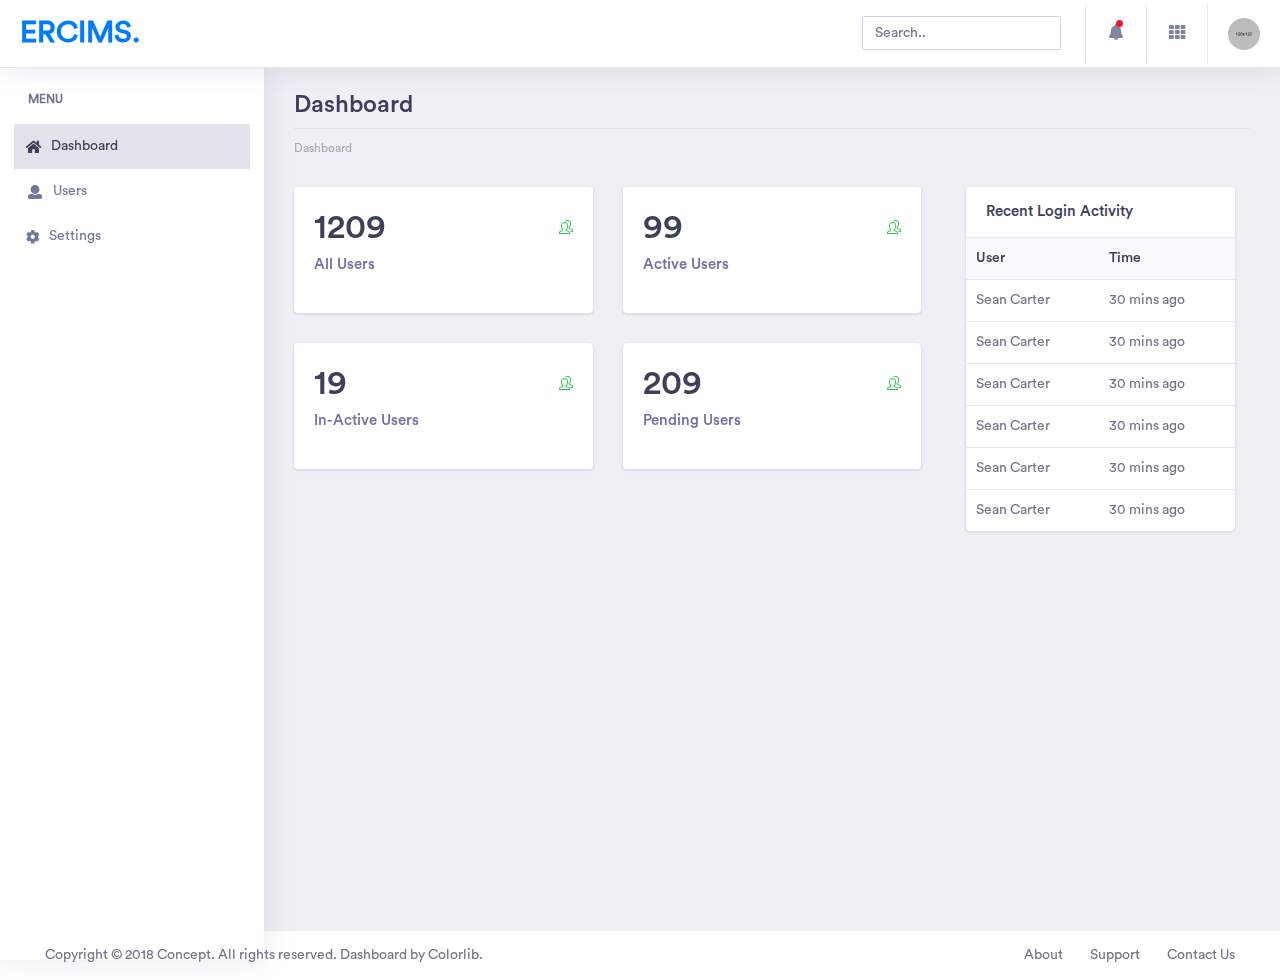
<file: index.html>
<!DOCTYPE html>
<html lang="en">
  <head>
    <!-- Required meta tags -->
    <meta charset="utf-8" />
    <meta
      name="viewport"
      content="width=device-width, initial-scale=1, shrink-to-fit=no"
    />
    <!-- Bootstrap CSS -->
    <link
      rel="stylesheet"
      href="assets/vendor/bootstrap/css/bootstrap.min.css"
    />
    <link href="assets/vendor/fonts/circular-std/style.css" rel="stylesheet" />
    <link rel="stylesheet" href="assets/libs/css/style.css" />
    <link
      rel="stylesheet"
      href="assets/vendor/fonts/fontawesome/css/fontawesome-all.css"
    />
    <link
      rel="stylesheet"
      href="assets/vendor/charts/chartist-bundle/chartist.css"
    />
    <link
      rel="stylesheet"
      href="assets/vendor/charts/morris-bundle/morris.css"
    />
    <link
      rel="stylesheet"
      href="assets/vendor/fonts/material-design-iconic-font/css/materialdesignicons.min.css"
    />
    <link rel="stylesheet" href="assets/vendor/charts/c3charts/c3.css" />
    <link
      rel="stylesheet"
      href="assets/vendor/fonts/flag-icon-css/flag-icon.min.css"
    />
    <link rel="stylesheet" href="../assets/vendor/fonts/fontawesome/css/fontawesome-all.css">
    <link rel="stylesheet" href="../assets/vendor/fonts/simple-line-icons/css/simple-line-icons.css">
    <title>ERCIMS - Dashboard</title>
  </head>

  <body>
    <!-- ============================================================== -->
    <!-- main wrapper -->
    <!-- ============================================================== -->
    <div class="dashboard-main-wrapper">
      <!-- ============================================================== -->
      <!-- navbar -->
      <!-- ============================================================== -->
      <div class="dashboard-header">
        <nav class="navbar navbar-expand-lg bg-white fixed-top">
          <a class="navbar-brand" href="index.html">ercims.</a>
          <button
            class="navbar-toggler"
            type="button"
            data-toggle="collapse"
            data-target="#navbarSupportedContent"
            aria-controls="navbarSupportedContent"
            aria-expanded="false"
            aria-label="Toggle navigation"
          >
            <span class="navbar-toggler-icon"></span>
          </button>
          <div class="collapse navbar-collapse" id="navbarSupportedContent">
            <ul class="navbar-nav ml-auto navbar-right-top">
              <li class="nav-item">
                <div id="custom-search" class="top-search-bar">
                  <input
                    class="form-control"
                    type="text"
                    placeholder="Search.."
                  />
                </div>
              </li>
              <li class="nav-item dropdown notification">
                <a
                  class="nav-link nav-icons"
                  href="#"
                  id="navbarDropdownMenuLink1"
                  data-toggle="dropdown"
                  aria-haspopup="true"
                  aria-expanded="false"
                  ><i class="fas fa-fw fa-bell"></i>
                  <span class="indicator"></span
                ></a>
                <ul
                  class="dropdown-menu dropdown-menu-right notification-dropdown"
                >
                  <li>
                    <div class="notification-title">Notification</div>
                    <div class="notification-list">
                      <div class="list-group">
                        <a
                          href="#"
                          class="list-group-item list-group-item-action active"
                        >
                          <div class="notification-info">
                            <div class="notification-list-user-img">
                              <img
                                src="assets/images/avatar-2.jpg"
                                alt=""
                                class="user-avatar-md rounded-circle"
                              />
                            </div>
                            <div class="notification-list-user-block">
                              <span class="notification-list-user-name"
                                >Jeremy Rakestraw</span
                              >accepted your invitation to join the team.
                              <div class="notification-date">2 min ago</div>
                            </div>
                          </div>
                        </a>
                        <a
                          href="#"
                          class="list-group-item list-group-item-action"
                        >
                          <div class="notification-info">
                            <div class="notification-list-user-img">
                              <img
                                src="assets/images/avatar-3.jpg"
                                alt=""
                                class="user-avatar-md rounded-circle"
                              />
                            </div>
                            <div class="notification-list-user-block">
                              <span class="notification-list-user-name"
                                >John Abraham </span
                              >is now following you
                              <div class="notification-date">2 days ago</div>
                            </div>
                          </div>
                        </a>
                        <a
                          href="#"
                          class="list-group-item list-group-item-action"
                        >
                          <div class="notification-info">
                            <div class="notification-list-user-img">
                              <img
                                src="assets/images/avatar-4.jpg"
                                alt=""
                                class="user-avatar-md rounded-circle"
                              />
                            </div>
                            <div class="notification-list-user-block">
                              <span class="notification-list-user-name"
                                >Monaan Pechi</span
                              >
                              is watching your main repository
                              <div class="notification-date">2 min ago</div>
                            </div>
                          </div>
                        </a>
                        <a
                          href="#"
                          class="list-group-item list-group-item-action"
                        >
                          <div class="notification-info">
                            <div class="notification-list-user-img">
                              <img
                                src="assets/images/avatar-5.jpg"
                                alt=""
                                class="user-avatar-md rounded-circle"
                              />
                            </div>
                            <div class="notification-list-user-block">
                              <span class="notification-list-user-name"
                                >Jessica Caruso</span
                              >accepted your invitation to join the team.
                              <div class="notification-date">2 min ago</div>
                            </div>
                          </div>
                        </a>
                      </div>
                    </div>
                  </li>
                  <li>
                    <div class="list-footer">
                      <a href="#">View all notifications</a>
                    </div>
                  </li>
                </ul>
              </li>
              <li class="nav-item dropdown connection">
                <a
                  class="nav-link"
                  href="#"
                  id="navbarDropdown"
                  role="button"
                  data-toggle="dropdown"
                  aria-haspopup="true"
                  aria-expanded="false"
                >
                  <i class="fas fa-fw fa-th"></i>
                </a>
                <ul
                  class="dropdown-menu dropdown-menu-right connection-dropdown"
                >
                  <li class="connection-list">
                    <div class="row">
                      <div class="col-xl-4 col-lg-4 col-md-6 col-sm-12 col-12">
                        <a href="#" class="connection-item"
                          ><img src="assets/images/github.png" alt="" />
                          <span>Github</span></a
                        >
                      </div>
                      <div class="col-xl-4 col-lg-4 col-md-6 col-sm-12 col-12">
                        <a href="#" class="connection-item"
                          ><img src="assets/images/dribbble.png" alt="" />
                          <span>Dribbble</span></a
                        >
                      </div>
                      <div class="col-xl-4 col-lg-4 col-md-6 col-sm-12 col-12">
                        <a href="#" class="connection-item"
                          ><img src="assets/images/dropbox.png" alt="" />
                          <span>Dropbox</span></a
                        >
                      </div>
                    </div>
                    <div class="row">
                      <div class="col-xl-4 col-lg-4 col-md-6 col-sm-12 col-12">
                        <a href="#" class="connection-item"
                          ><img src="assets/images/bitbucket.png" alt="" />
                          <span>Bitbucket</span></a
                        >
                      </div>
                      <div class="col-xl-4 col-lg-4 col-md-6 col-sm-12 col-12">
                        <a href="#" class="connection-item"
                          ><img
                            src="assets/images/mail_chimp.png"
                            alt=""
                          /><span>Mail chimp</span></a
                        >
                      </div>
                      <div class="col-xl-4 col-lg-4 col-md-6 col-sm-12 col-12">
                        <a href="#" class="connection-item"
                          ><img src="assets/images/slack.png" alt="" />
                          <span>Slack</span></a
                        >
                      </div>
                    </div>
                  </li>
                  <li>
                    <div class="conntection-footer"><a href="#">More</a></div>
                  </li>
                </ul>
              </li>
              <li class="nav-item dropdown nav-user">
                <a
                  class="nav-link nav-user-img"
                  href="#"
                  id="navbarDropdownMenuLink2"
                  data-toggle="dropdown"
                  aria-haspopup="true"
                  aria-expanded="false"
                  ><img
                    src="assets/images/avatar-1.jpg"
                    alt=""
                    class="user-avatar-md rounded-circle"
                /></a>
                <div
                  class="dropdown-menu dropdown-menu-right nav-user-dropdown"
                  aria-labelledby="navbarDropdownMenuLink2"
                >
                  <div class="nav-user-info">
                    <h5 class="mb-0 text-white nav-user-name">John Abraham</h5>
                    <span class="status"></span
                    ><span class="ml-2">Available</span>
                  </div>
                  <a class="dropdown-item" href="#"
                    ><i class="fas fa-user mr-2"></i>Account</a
                  >
                  <a class="dropdown-item" href="#"
                    ><i class="fas fa-cog mr-2"></i>Setting</a
                  >
                  <a class="dropdown-item" href="#"
                    ><i class="fas fa-power-off mr-2"></i>Logout</a
                  >
                </div>
              </li>
            </ul>
          </div>
        </nav>
      </div>
      <!-- ============================================================== -->
      <!-- end navbar -->
      <!-- ============================================================== -->
      <!-- ============================================================== -->
      <!-- left sidebar -->
      <!-- ============================================================== -->
      <div class="nav-left-sidebar sidebar-light">
        <div class="menu-list">
          <nav class="navbar navbar-expand-lg navbar-dark">
            <a class="d-xl-none d-lg-none" href="index.html">Dashboard</a>
            <button
              class="navbar-toggler"
              type="button"
              data-toggle="collapse"
              data-target="#navbarNav"
              aria-controls="navbarNav"
              aria-expanded="false"
              aria-label="Toggle navigation"
            >
              <span class="navbar-toggler-icon"></span>
            </button>
            <div class="collapse navbar-collapse" id="navbarNav">
              <ul class="navbar-nav flex-column">
                <li class="nav-divider">Menu</li>
                <li class="nav-item">
                  <a
                    class="nav-link active"
                    href="index.html"
                    ><i class="fas fa-home"></i>Dashboard</a
                  >
                </li>
                <li class="nav-item">
                  <a
                    class="nav-link"
                    href="./pages/Users.html"
                    ><i class="fas fa-fw fa-user"></i>Users</a
                  >
                </li>
                 <li class="nav-item">
                  <a
                    class="nav-link"
                    href="./pages/settings.html"
                    ><i class="fas fa-cog"></i>Settings</a
                  >
                </li>
              </ul>
            </div>
          </nav>
        </div>
      </div>
      <!-- ============================================================== -->
      <!-- end left sidebar -->
      <!-- ============================================================== -->
      <!-- ============================================================== -->
      <!-- wrapper  -->
      <!-- ============================================================== -->
      <div class="dashboard-wrapper">
        <div class="dashboard-ecommerce">
          <div class="container-fluid dashboard-content">
            <!-- ============================================================== -->
            <!-- pageheader  -->
            <!-- ============================================================== -->
            <div class="row">
              <div class="col-xl-12 col-lg-12 col-md-12 col-sm-12 col-12">
                <div class="page-header">
                  <h2 class="pageheader-title">
                   Dashboard 
                  </h2>
                  <div class="page-breadcrumb">
                    <nav aria-label="breadcrumb">
                      <ol class="breadcrumb">
                        <li class="breadcrumb-item">
                          <a href="#" class="breadcrumb-link">Dashboard</a>
                        </li>
                      </ol>
                    </nav>
                  </div>
                </div>
              </div>
            </div>
            <!-- ============================================================== -->
            <!-- end pageheader  -->
            <!-- ============================================================== -->
            <div class="ecommerce-widget">
              <div class="row">
                <div class="col-md-8 col-8">
                    <div class="row">
                        <div class="col-md-6">
                        <div class="card">
                            <div class="card-body">
                            <div class="metric-value d-inline-block">
                                <h1 class="mb-1">1209</h1>
                            <h5 class="text-muted">All Users</h5>
                            </div>
                            <div
                                class="metric-label d-inline-block float-right text-success font-weight-bold"
                            >
                                <i class="icon-people"></i>
                            </div>
                            </div>
                            
                        </div>
                        </div>
                        <div class="col-md-6">
                        <div class="card">
                            <div class="card-body">
                            <div class="metric-value d-inline-block">
                                <h1 class="mb-1">99</h1>
                            <h5 class="text-muted">Active Users</h5>
                            </div>
                            <div
                                class="metric-label d-inline-block float-right text-success font-weight-bold"
                            >
                                <i class="icon-people"></i>
                            </div>
                            </div>
                        </div>
                        </div>
                        <div class="col-md-6">
                        <div class="card">
                            <div class="card-body">
                            <div class="metric-value d-inline-block">
                                <h1 class="mb-1">19</h1>
                            <h5 class="text-muted">In-Active Users</h5>
                            </div>
                           <div
                                class="metric-label d-inline-block float-right text-success font-weight-bold"
                            >
                                <i class="icon-people"></i>
                            </div>
                            </div>
                        </div>
                        </div>
                        <div class="col-md-6">
                        <div class="card">
                            <div class="card-body">
                            <div class="metric-value d-inline-block">
                                <h1 class="mb-1">209</h1>
                            <h5 class="text-muted">Pending Users</h5>
                            </div>
                            <div
                                class="metric-label d-inline-block float-right text-success font-weight-bold"
                            >
                                <i class="icon-people"></i>
                            </div>
                            </div>
                        </div>
                        </div>
                    </div>
                </div>
                <div class="col-md-4 col-4">
                        <div class="col-md-12">
                        <div class="card">
                    <h5 class="card-header">Recent Login Activity</h5>
                    <div class="card-body p-0">
                      <div class="table-responsive">
                        <table class="table no-wrap p-table">
                          <thead class="bg-light">
                            <tr class="border-0">
                              <th class="border-0">User</th>
                              <th class="border-0">Time</th>
                            </tr>
                          </thead>
                          <tbody>
                            <tr>
                              <td>Sean Carter</td>
                              <td>30 mins ago</td>
                            </tr>
                            <tr>
                              <td>Sean Carter</td>
                              <td>30 mins ago</td>
                            </tr>
                            <tr>
                              <td>Sean Carter</td>
                              <td>30 mins ago</td>
                            </tr>
                            <tr>
                              <td>Sean Carter</td>
                              <td>30 mins ago</td>
                            </tr>
                            <tr>
                              <td>Sean Carter</td>
                              <td>30 mins ago</td>
                            </tr>
                            <tr>
                              <td>Sean Carter</td>
                              <td>30 mins ago</td>
                            </tr>
                            <tr>
                            </tr>
                          </tbody>
                        </table>
                      </div>
                    </div>
                  </div>
                        </div>
                </div>
              </div>
              </div>

            </div>
          </div>
        </div>
        <!-- ============================================================== -->
        <!-- footer -->
        <!-- ============================================================== -->
        <div class="footer">
          <div class="container-fluid">
            <div class="row">
              <div class="col-xl-6 col-lg-6 col-md-6 col-sm-12 col-12">
                Copyright © 2018 Concept. All rights reserved. Dashboard by
                <a href="https://colorlib.com/wp/">Colorlib</a>.
              </div>
              <div class="col-xl-6 col-lg-6 col-md-6 col-sm-12 col-12">
                <div class="text-md-right footer-links d-none d-sm-block">
                  <a href="javascript: void(0);">About</a>
                  <a href="javascript: void(0);">Support</a>
                  <a href="javascript: void(0);">Contact Us</a>
                </div>
              </div>
            </div>
          </div>
        </div>
        <!-- ============================================================== -->
        <!-- end footer -->
        <!-- ============================================================== -->
      </div>
      <!-- ============================================================== -->
      <!-- end wrapper  -->
      <!-- ============================================================== -->
    </div>
    <!-- ============================================================== -->
    <!-- end main wrapper  -->
    <!-- ============================================================== -->
    <!-- Optional JavaScript -->
    <!-- jquery 3.3.1 -->
    <script src="assets/vendor/jquery/jquery-3.3.1.min.js"></script>
    <!-- bootstap bundle js -->
    <script src="assets/vendor/bootstrap/js/bootstrap.bundle.js"></script>
    <!-- slimscroll js -->
    <script src="assets/vendor/slimscroll/jquery.slimscroll.js"></script>
    <!-- main js -->
    <script src="assets/libs/js/main-js.js"></script>
    <!-- chart chartist js -->
    <script src="assets/vendor/charts/chartist-bundle/chartist.min.js"></script>
    <!-- sparkline js -->
    <script src="assets/vendor/charts/sparkline/jquery.sparkline.js"></script>
    <!-- morris js -->
    <script src="assets/vendor/charts/morris-bundle/raphael.min.js"></script>
    <script src="assets/vendor/charts/morris-bundle/morris.js"></script>
    <!-- chart c3 js -->
    <script src="assets/vendor/charts/c3charts/c3.min.js"></script>
    <script src="assets/vendor/charts/c3charts/d3-5.4.0.min.js"></script>
    <script src="assets/vendor/charts/c3charts/C3chartjs.js"></script>
    <script src="assets/libs/js/dashboard-ecommerce.js"></script>
  </body>
</html>
</file>
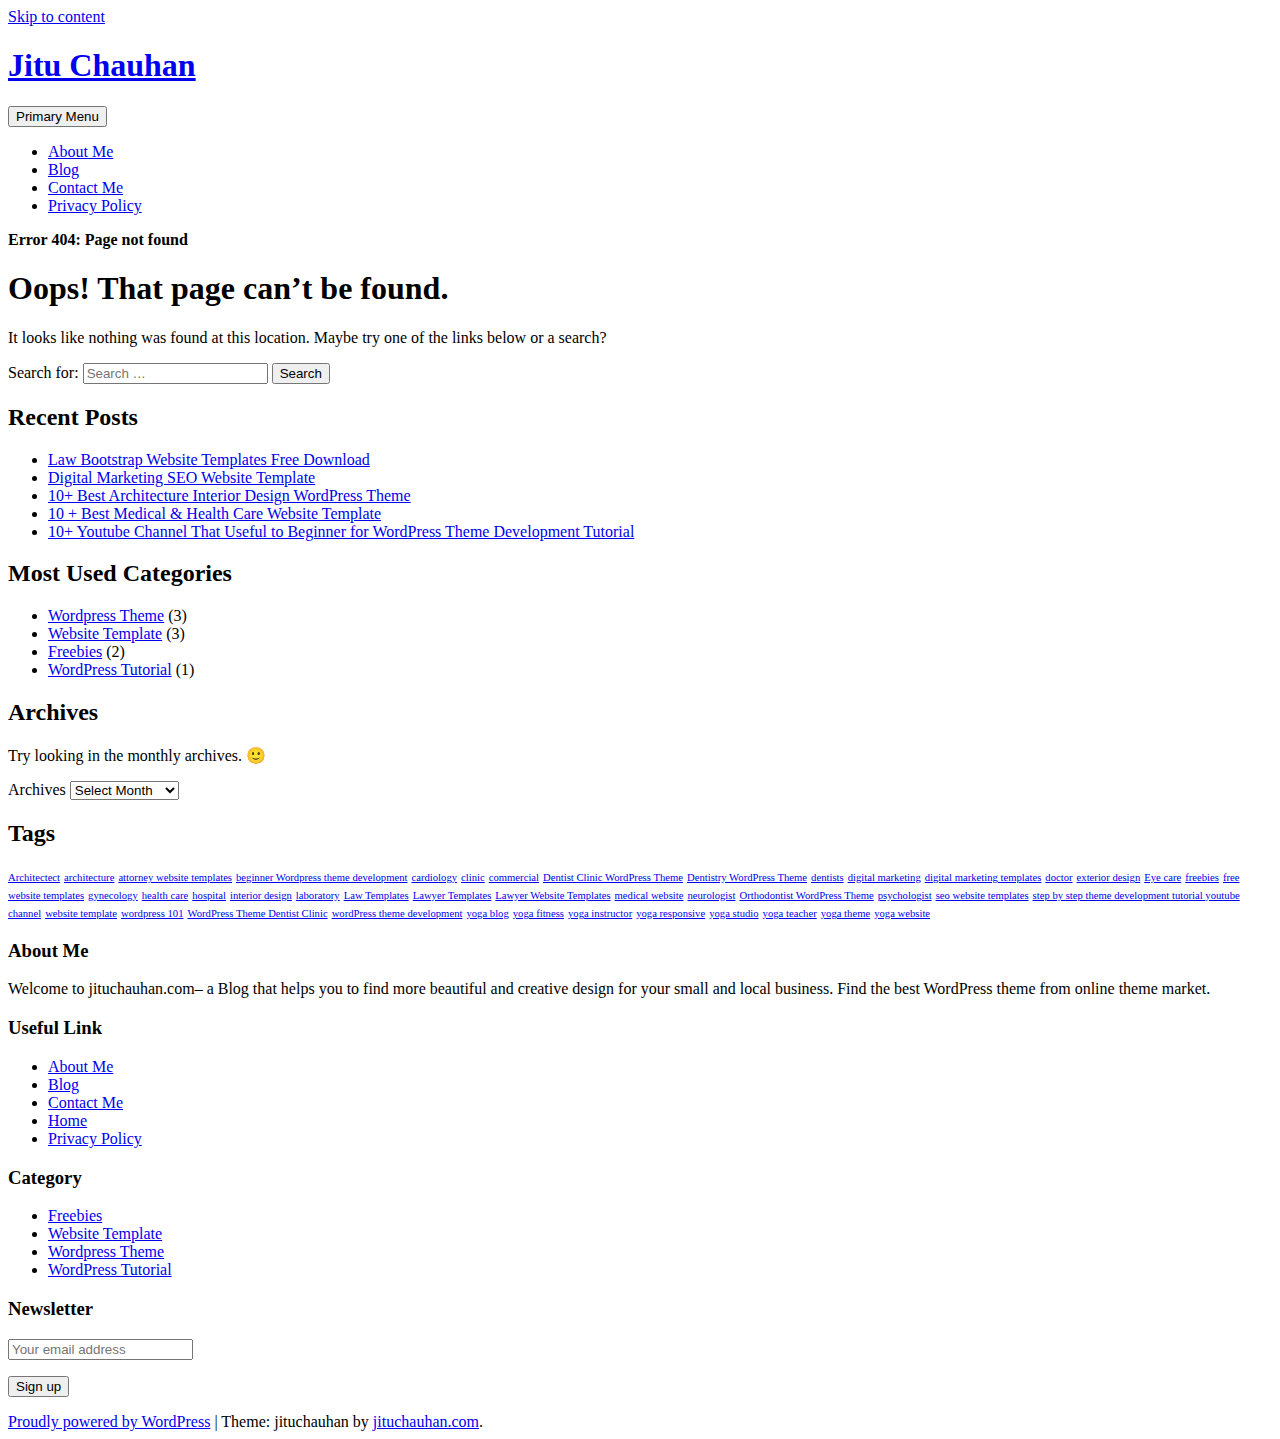
<file: pages/index.html>
<!DOCTYPE html>
    <html lang="en-US" prefix="og: http://ogp.me/ns#">

    <head>
    	
   
        <meta name="google-site-verification" content="4KqxXLPDRgArLiUh4ZFZ0BLFW6n7QN0jibkjD7lBNMg" />
        <meta charset="UTF-8">
        <meta name="viewport" content="width=device-width, initial-scale=1">
        <link rel="profile" href="http://gmpg.org/xfn/11">
        <link href="https://fonts.googleapis.com/css?family=Open+Sans:300,400,400i,600,600i,700,700i,800" rel="stylesheet">
        <title>Concept - Bootstrap 4 Admin Dashboard Template</title>

 
<meta name="robots" content="noindex,follow"/>
<meta property="og:locale" content="en_US" />
<meta property="og:type" content="object" />
<meta property="og:title" content="Page not found - Jitu Chauhan" />
<meta property="og:site_name" content="Jitu Chauhan" />
<meta name="twitter:card" content="summary" />
<meta name="twitter:title" content="Page not found - Jitu Chauhan" />
<script type='application/ld+json'>{"@context":"https:\/\/schema.org","@type":"Person","url":"https:\/\/jituchauhan.com\/","sameAs":[],"@id":"#person","name":"Jitu Chauhan"}</script>
<script type='application/ld+json'>{"@context":"https:\/\/schema.org","@type":"BreadcrumbList","itemListElement":[{"@type":"ListItem","position":1,"item":{"@id":"https:\/\/jituchauhan.com\/","name":"Home"}},{"@type":"ListItem","position":2,"item":{"@id":null,"name":"Error 404: Page not found"}}]}</script>
<!-- / Yoast SEO plugin. -->

<link rel='dns-prefetch' href='//maxcdn.bootstrapcdn.com' />
<link rel='dns-prefetch' href='//s.w.org' />
<link rel="alternate" type="application/rss+xml" title="Jitu Chauhan &raquo; Feed" href="https://jituchauhan.com/feed/" />
<link rel="alternate" type="application/rss+xml" title="Jitu Chauhan &raquo; Comments Feed" href="https://jituchauhan.com/comments/feed/" />
		<script type="text/javascript">
			window._wpemojiSettings = {"baseUrl":"https:\/\/s.w.org\/images\/core\/emoji\/11\/72x72\/","ext":".png","svgUrl":"https:\/\/s.w.org\/images\/core\/emoji\/11\/svg\/","svgExt":".svg","source":{"concatemoji":"https:\/\/jituchauhan.com\/wp-includes\/js\/wp-emoji-release.min.js?ver=4.9.8"}};
			!function(a,b,c){function d(a,b){var c=String.fromCharCode;l.clearRect(0,0,k.width,k.height),l.fillText(c.apply(this,a),0,0);var d=k.toDataURL();l.clearRect(0,0,k.width,k.height),l.fillText(c.apply(this,b),0,0);var e=k.toDataURL();return d===e}function e(a){var b;if(!l||!l.fillText)return!1;switch(l.textBaseline="top",l.font="600 32px Arial",a){case"flag":return!(b=d([55356,56826,55356,56819],[55356,56826,8203,55356,56819]))&&(b=d([55356,57332,56128,56423,56128,56418,56128,56421,56128,56430,56128,56423,56128,56447],[55356,57332,8203,56128,56423,8203,56128,56418,8203,56128,56421,8203,56128,56430,8203,56128,56423,8203,56128,56447]),!b);case"emoji":return b=d([55358,56760,9792,65039],[55358,56760,8203,9792,65039]),!b}return!1}function f(a){var c=b.createElement("script");c.src=a,c.defer=c.type="text/javascript",b.getElementsByTagName("head")[0].appendChild(c)}var g,h,i,j,k=b.createElement("canvas"),l=k.getContext&&k.getContext("2d");for(j=Array("flag","emoji"),c.supports={everything:!0,everythingExceptFlag:!0},i=0;i<j.length;i++)c.supports[j[i]]=e(j[i]),c.supports.everything=c.supports.everything&&c.supports[j[i]],"flag"!==j[i]&&(c.supports.everythingExceptFlag=c.supports.everythingExceptFlag&&c.supports[j[i]]);c.supports.everythingExceptFlag=c.supports.everythingExceptFlag&&!c.supports.flag,c.DOMReady=!1,c.readyCallback=function(){c.DOMReady=!0},c.supports.everything||(h=function(){c.readyCallback()},b.addEventListener?(b.addEventListener("DOMContentLoaded",h,!1),a.addEventListener("load",h,!1)):(a.attachEvent("onload",h),b.attachEvent("onreadystatechange",function(){"complete"===b.readyState&&c.readyCallback()})),g=c.source||{},g.concatemoji?f(g.concatemoji):g.wpemoji&&g.twemoji&&(f(g.twemoji),f(g.wpemoji)))}(window,document,window._wpemojiSettings);
		</script>
		<style type="text/css">
img.wp-smiley,
img.emoji {
	display: inline !important;
	border: none !important;
	box-shadow: none !important;
	height: 1em !important;
	width: 1em !important;
	margin: 0 .07em !important;
	vertical-align: -0.1em !important;
	background: none !important;
	padding: 0 !important;
}
</style>
<link rel='stylesheet' id='contact-form-7-css'  href='https://jituchauhan.com/wp-content/plugins/contact-form-7/includes/css/styles.css?ver=5.0.3' type='text/css' media='all' />
<link rel='stylesheet' id='bootstrap-css'  href='https://jituchauhan.com/wp-content/themes/jituchauhan/css/bootstrap.min.css?ver=3.3.7' type='text/css' media='all' />
<link rel='stylesheet' id='jituchauhan-style-css'  href='https://jituchauhan.com/wp-content/themes/jituchauhan/style.css?ver=4.9.8' type='text/css' media='all' />
<link rel='stylesheet' id='wpb-fa-css'  href='https://maxcdn.bootstrapcdn.com/font-awesome/4.4.0/css/font-awesome.min.css?ver=4.9.8' type='text/css' media='all' />
<link rel='stylesheet' id='addtoany-css'  href='https://jituchauhan.com/wp-content/plugins/add-to-any/addtoany.min.css?ver=1.14' type='text/css' media='all' />
<style id='addtoany-inline-css' type='text/css'>
@media screen and (min-width:981px){
.a2a_floating_style.a2a_default_style{display:none;}
}
</style>
<script type='text/javascript' src='https://jituchauhan.com/wp-includes/js/jquery/jquery.js?ver=1.12.4'></script>
<script type='text/javascript' src='https://jituchauhan.com/wp-includes/js/jquery/jquery-migrate.min.js?ver=1.4.1'></script>
<script type='text/javascript' src='https://jituchauhan.com/wp-content/plugins/add-to-any/addtoany.min.js?ver=1.0'></script>
<link rel='https://api.w.org/' href='https://jituchauhan.com/wp-json/' />
<link rel="EditURI" type="application/rsd+xml" title="RSD" href="https://jituchauhan.com/xmlrpc.php?rsd" />
<link rel="wlwmanifest" type="application/wlwmanifest+xml" href="https://jituchauhan.com/wp-includes/wlwmanifest.xml" /> 
<meta name="generator" content="WordPress 4.9.8" />

<script data-cfasync="false">
window.a2a_config=window.a2a_config||{};a2a_config.callbacks=[];a2a_config.overlays=[];a2a_config.templates={};
a2a_config.icon_color="unset,#ffffff";
(function(d,s,a,b){a=d.createElement(s);b=d.getElementsByTagName(s)[0];a.async=1;a.src="https://static.addtoany.com/menu/page.js";b.parentNode.insertBefore(a,b);})(document,"script");
</script>
	<script>
		  (function(i,s,o,g,r,a,m){i['GoogleAnalyticsObject']=r;i[r]=i[r]||function(){
		  (i[r].q=i[r].q||[]).push(arguments)},i[r].l=1*new Date();a=s.createElement(o),
		  m=s.getElementsByTagName(o)[0];a.async=1;a.src=g;m.parentNode.insertBefore(a,m)
		  })(window,document,'script','https://www.google-analytics.com/analytics.js','ga');
		
		  ga('create', 'UA-92805225-1', 'auto');
		  ga('send', 'pageview');

	</script>
        
        


    <link rel="stylesheet" type="text/css" href="http://jituchauhan.com/wp-content/plugins/template-help-featured-templates/css/style.css" />
    <link rel="stylesheet" type="text/css" href="http://jituchauhan.com/wp-content/plugins/template-help-featured-templates/css/preview.css" />
    <script type="text/javascript">
        function html_entity_decode(str) {
            var ta = document.createElement("textarea");
            ta.innerHTML=str.replace(/</g,"&lt;").replace(/>/g,"&gt;");
            toReturn = ta.value;
            ta = null;
            return toReturn
        }
    </script>
    <link rel="icon" href="https://jituchauhan.com/wp-content/uploads/2017/07/cropped-jituchauhan-32x32.png" sizes="32x32" />
<link rel="icon" href="https://jituchauhan.com/wp-content/uploads/2017/07/cropped-jituchauhan-192x192.png" sizes="192x192" />
<link rel="apple-touch-icon-precomposed" href="https://jituchauhan.com/wp-content/uploads/2017/07/cropped-jituchauhan-180x180.png" />
<meta name="msapplication-TileImage" content="https://jituchauhan.com/wp-content/uploads/2017/07/cropped-jituchauhan-270x270.png" />
		<!-- Google AdSense Ad --->
		<script async src="//pagead2.googlesyndication.com/pagead/js/adsbygoogle.js"></script>
<script>
  (adsbygoogle = window.adsbygoogle || []).push({
    google_ad_client: "ca-pub-2256645353903872",
    enable_page_level_ads: true
  });
</script>
    </head>

    <body class="error404 wp-custom-logo hfeed">
    	
        <div id="page" class="site">
            <div class="header">
                <div class="container">
                <div class="row">
                        <a class="skip-link screen-reader-text" href="#content">
                            Skip to content                        </a>
                        <header id="masthead" class="site-header" role="banner">
                        
                        	
                            <div class="col-md-4">
                                <div class="site-branding">
                                	
                                                                            <h1 class="site-title"><a href="https://jituchauhan.com/" rel="home">Jitu Chauhan</a></h1>
                                                                        </div>
                                <!-- .site-branding -->
                            </div>
                            <div class="col-md-8">
                                <nav id="site-navigation" class="main-navigation" role="navigation">
                                    <button class="menu-toggle" aria-controls="primary-menu" aria-expanded="false">
                                        Primary Menu                                    </button>
                                    <div class="menu-primary-menu-container"><ul id="primary-menu" class="menu"><li id="menu-item-7" class="menu-item menu-item-type-post_type menu-item-object-page menu-item-7"><a href="https://jituchauhan.com/about-me/">About Me</a></li>
<li id="menu-item-403" class="menu-item menu-item-type-post_type menu-item-object-page menu-item-403"><a href="https://jituchauhan.com/blog/">Blog</a></li>
<li id="menu-item-176" class="menu-item menu-item-type-post_type menu-item-object-page menu-item-176"><a href="https://jituchauhan.com/contact-me/">Contact Me</a></li>
<li id="menu-item-359" class="menu-item menu-item-type-post_type menu-item-object-page menu-item-359"><a href="https://jituchauhan.com/privacy-policy/">Privacy Policy</a></li>
</ul></div>                                </nav>
                                <!-- #site-navigation -->
                            </div>
                        </header>
                        <!-- #masthead -->
                    </div>
            </div>
            </div>

			<div class="container"><div class="row"><div class="col-md-12"><p id="breadcrumbs" class="breadcrumbs"><span><strong class="breadcrumb_last">Error 404: Page not found</strong></span></span></p></div></div></div>

            <div class="wrapper">
                <div class="container">
                    
                    <div id="content" class="site-content">
                        <div class="row">
			
	<div id="primary" class="content-area">
		<main id="main" class="site-main" role="main">

			<section class="error-404 not-found">
				<header class="page-header">
					<h1 class="page-title">Oops! That page can&rsquo;t be found.</h1>
				</header><!-- .page-header -->

				<div class="page-content">
					<p>It looks like nothing was found at this location. Maybe try one of the links below or a search?</p>

					<form role="search" method="get" class="search-form" action="https://jituchauhan.com/">
				<label>
					<span class="screen-reader-text">Search for:</span>
					<input type="search" class="search-field" placeholder="Search &hellip;" value="" name="s" />
				</label>
				<input type="submit" class="search-submit" value="Search" />
			</form>		<div class="widget widget_recent_entries">		<h2 class="widgettitle">Recent Posts</h2>		<ul>
											<li>
					<a href="https://jituchauhan.com/law-bootstrap-website-templates-free-download/">Law Bootstrap Website Templates Free Download</a>
									</li>
											<li>
					<a href="https://jituchauhan.com/digital-marketing-seo-website-template/">Digital Marketing SEO Website Template</a>
									</li>
											<li>
					<a href="https://jituchauhan.com/10-best-architecture-interior-design-wordpress-theme/">10+ Best Architecture Interior Design WordPress Theme</a>
									</li>
											<li>
					<a href="https://jituchauhan.com/10-best-medical-health-care-website-template/">10 + Best Medical &#038; Health Care Website Template</a>
									</li>
											<li>
					<a href="https://jituchauhan.com/10-youtube-channel-that-useful-to-beginner-for-wordpress-theme-development-tutorial/">10+ Youtube Channel That Useful to Beginner for WordPress Theme Development Tutorial</a>
									</li>
					</ul>
		</div>
					<div class="widget widget_categories">
						<h2 class="widget-title">Most Used Categories</h2>
						<ul>
							<li class="cat-item cat-item-3"><a href="https://jituchauhan.com/category/wordpress-theme/" title="Premium WordPress Theme">Wordpress Theme</a> (3)
</li>
	<li class="cat-item cat-item-22"><a href="https://jituchauhan.com/category/website-template/" >Website Template</a> (3)
</li>
	<li class="cat-item cat-item-48"><a href="https://jituchauhan.com/category/freebies/" title="Start your website easily with free bootstrap website templates.">Freebies</a> (2)
</li>
	<li class="cat-item cat-item-13"><a href="https://jituchauhan.com/category/wordpress-tutorial/" title="Helpful Links for WordPress Beginner.">WordPress Tutorial</a> (1)
</li>
						</ul>
					</div><!-- .widget -->

					<div class="widget widget_archive"><h2 class="widgettitle">Archives</h2><p>Try looking in the monthly archives. 🙂</p>		<label class="screen-reader-text" for="archives-dropdown--1">Archives</label>
		<select id="archives-dropdown--1" name="archive-dropdown" onchange='document.location.href=this.options[this.selectedIndex].value;'>
			
			<option value="">Select Month</option>
				<option value='https://jituchauhan.com/2017/07/'> July 2017 </option>
	<option value='https://jituchauhan.com/2017/05/'> May 2017 </option>
	<option value='https://jituchauhan.com/2017/03/'> March 2017 </option>
	<option value='https://jituchauhan.com/2017/02/'> February 2017 </option>
	<option value='https://jituchauhan.com/2017/01/'> January 2017 </option>

		</select>
		</div><div class="widget widget_tag_cloud"><h2 class="widgettitle">Tags</h2><div class="tagcloud"><a href="https://jituchauhan.com/tag/architectect/" class="tag-cloud-link tag-link-44 tag-link-position-1" style="font-size: 8pt;" aria-label="Architectect (1 item)">Architectect</a>
<a href="https://jituchauhan.com/tag/architecture/" class="tag-cloud-link tag-link-43 tag-link-position-2" style="font-size: 8pt;" aria-label="architecture (1 item)">architecture</a>
<a href="https://jituchauhan.com/tag/attorney-website-templates/" class="tag-cloud-link tag-link-57 tag-link-position-3" style="font-size: 8pt;" aria-label="attorney website templates (1 item)">attorney website templates</a>
<a href="https://jituchauhan.com/tag/beginner-wordpress-theme-development/" class="tag-cloud-link tag-link-20 tag-link-position-4" style="font-size: 8pt;" aria-label="beginner Wordpress theme development (1 item)">beginner Wordpress theme development</a>
<a href="https://jituchauhan.com/tag/cardiology/" class="tag-cloud-link tag-link-40 tag-link-position-5" style="font-size: 8pt;" aria-label="cardiology (1 item)">cardiology</a>
<a href="https://jituchauhan.com/tag/clinic/" class="tag-cloud-link tag-link-28 tag-link-position-6" style="font-size: 8pt;" aria-label="clinic (1 item)">clinic</a>
<a href="https://jituchauhan.com/tag/commercial/" class="tag-cloud-link tag-link-47 tag-link-position-7" style="font-size: 8pt;" aria-label="commercial (1 item)">commercial</a>
<a href="https://jituchauhan.com/tag/dentist-clinic-wordpress-theme/" class="tag-cloud-link tag-link-15 tag-link-position-8" style="font-size: 8pt;" aria-label="Dentist Clinic WordPress Theme (1 item)">Dentist Clinic WordPress Theme</a>
<a href="https://jituchauhan.com/tag/dentistry-wordpress-theme/" class="tag-cloud-link tag-link-14 tag-link-position-9" style="font-size: 8pt;" aria-label="Dentistry WordPress Theme (1 item)">Dentistry WordPress Theme</a>
<a href="https://jituchauhan.com/tag/dentists/" class="tag-cloud-link tag-link-41 tag-link-position-10" style="font-size: 8pt;" aria-label="dentists (1 item)">dentists</a>
<a href="https://jituchauhan.com/tag/digital-marketing/" class="tag-cloud-link tag-link-50 tag-link-position-11" style="font-size: 8pt;" aria-label="digital marketing (1 item)">digital marketing</a>
<a href="https://jituchauhan.com/tag/digital-marketing-templates/" class="tag-cloud-link tag-link-53 tag-link-position-12" style="font-size: 8pt;" aria-label="digital marketing templates (1 item)">digital marketing templates</a>
<a href="https://jituchauhan.com/tag/doctor/" class="tag-cloud-link tag-link-30 tag-link-position-13" style="font-size: 8pt;" aria-label="doctor (1 item)">doctor</a>
<a href="https://jituchauhan.com/tag/exterior-design/" class="tag-cloud-link tag-link-46 tag-link-position-14" style="font-size: 8pt;" aria-label="exterior design (1 item)">exterior design</a>
<a href="https://jituchauhan.com/tag/eye-care/" class="tag-cloud-link tag-link-37 tag-link-position-15" style="font-size: 8pt;" aria-label="Eye care (1 item)">Eye care</a>
<a href="https://jituchauhan.com/tag/freebies/" class="tag-cloud-link tag-link-52 tag-link-position-16" style="font-size: 8pt;" aria-label="freebies (1 item)">freebies</a>
<a href="https://jituchauhan.com/tag/free-website-templates/" class="tag-cloud-link tag-link-51 tag-link-position-17" style="font-size: 8pt;" aria-label="free website templates (1 item)">free website templates</a>
<a href="https://jituchauhan.com/tag/gynecology/" class="tag-cloud-link tag-link-38 tag-link-position-18" style="font-size: 8pt;" aria-label="gynecology (1 item)">gynecology</a>
<a href="https://jituchauhan.com/tag/health-care/" class="tag-cloud-link tag-link-35 tag-link-position-19" style="font-size: 8pt;" aria-label="health care (1 item)">health care</a>
<a href="https://jituchauhan.com/tag/hospital/" class="tag-cloud-link tag-link-29 tag-link-position-20" style="font-size: 8pt;" aria-label="hospital (1 item)">hospital</a>
<a href="https://jituchauhan.com/tag/interior-design/" class="tag-cloud-link tag-link-45 tag-link-position-21" style="font-size: 8pt;" aria-label="interior design (1 item)">interior design</a>
<a href="https://jituchauhan.com/tag/laboratory/" class="tag-cloud-link tag-link-36 tag-link-position-22" style="font-size: 8pt;" aria-label="laboratory (1 item)">laboratory</a>
<a href="https://jituchauhan.com/tag/law-templates/" class="tag-cloud-link tag-link-54 tag-link-position-23" style="font-size: 8pt;" aria-label="Law Templates (1 item)">Law Templates</a>
<a href="https://jituchauhan.com/tag/lawyer-templates/" class="tag-cloud-link tag-link-56 tag-link-position-24" style="font-size: 8pt;" aria-label="Lawyer Templates (1 item)">Lawyer Templates</a>
<a href="https://jituchauhan.com/tag/lawyer-website-templates/" class="tag-cloud-link tag-link-55 tag-link-position-25" style="font-size: 8pt;" aria-label="Lawyer Website Templates (1 item)">Lawyer Website Templates</a>
<a href="https://jituchauhan.com/tag/medical-website/" class="tag-cloud-link tag-link-32 tag-link-position-26" style="font-size: 8pt;" aria-label="medical website (1 item)">medical website</a>
<a href="https://jituchauhan.com/tag/neurologist/" class="tag-cloud-link tag-link-39 tag-link-position-27" style="font-size: 8pt;" aria-label="neurologist (1 item)">neurologist</a>
<a href="https://jituchauhan.com/tag/orthodontist-wordpress-theme/" class="tag-cloud-link tag-link-17 tag-link-position-28" style="font-size: 8pt;" aria-label="Orthodontist WordPress Theme (1 item)">Orthodontist WordPress Theme</a>
<a href="https://jituchauhan.com/tag/psychologist/" class="tag-cloud-link tag-link-42 tag-link-position-29" style="font-size: 8pt;" aria-label="psychologist (1 item)">psychologist</a>
<a href="https://jituchauhan.com/tag/seo-website-templates/" class="tag-cloud-link tag-link-49 tag-link-position-30" style="font-size: 8pt;" aria-label="seo website templates (1 item)">seo website templates</a>
<a href="https://jituchauhan.com/tag/step-by-step-theme-development-tutorial-youtube-channel/" class="tag-cloud-link tag-link-21 tag-link-position-31" style="font-size: 8pt;" aria-label="step by step theme development tutorial youtube channel (1 item)">step by step theme development tutorial youtube channel</a>
<a href="https://jituchauhan.com/tag/website-template/" class="tag-cloud-link tag-link-34 tag-link-position-32" style="font-size: 8pt;" aria-label="website template (1 item)">website template</a>
<a href="https://jituchauhan.com/tag/wordpress-101/" class="tag-cloud-link tag-link-19 tag-link-position-33" style="font-size: 8pt;" aria-label="wordpress 101 (1 item)">wordpress 101</a>
<a href="https://jituchauhan.com/tag/wordpress-theme-dentist-clinic/" class="tag-cloud-link tag-link-16 tag-link-position-34" style="font-size: 8pt;" aria-label="WordPress Theme Dentist Clinic (1 item)">WordPress Theme Dentist Clinic</a>
<a href="https://jituchauhan.com/tag/wordpress-theme-development/" class="tag-cloud-link tag-link-18 tag-link-position-35" style="font-size: 8pt;" aria-label="wordPress theme development (1 item)">wordPress theme development</a>
<a href="https://jituchauhan.com/tag/yoga-blog/" class="tag-cloud-link tag-link-9 tag-link-position-36" style="font-size: 8pt;" aria-label="yoga blog (1 item)">yoga blog</a>
<a href="https://jituchauhan.com/tag/yoga-fitness/" class="tag-cloud-link tag-link-11 tag-link-position-37" style="font-size: 8pt;" aria-label="yoga fitness (1 item)">yoga fitness</a>
<a href="https://jituchauhan.com/tag/yoga-instructor/" class="tag-cloud-link tag-link-6 tag-link-position-38" style="font-size: 8pt;" aria-label="yoga instructor (1 item)">yoga instructor</a>
<a href="https://jituchauhan.com/tag/yoga-responsive/" class="tag-cloud-link tag-link-5 tag-link-position-39" style="font-size: 8pt;" aria-label="yoga responsive (1 item)">yoga responsive</a>
<a href="https://jituchauhan.com/tag/yoga-studio/" class="tag-cloud-link tag-link-7 tag-link-position-40" style="font-size: 8pt;" aria-label="yoga studio (1 item)">yoga studio</a>
<a href="https://jituchauhan.com/tag/yoga-teacher/" class="tag-cloud-link tag-link-4 tag-link-position-41" style="font-size: 8pt;" aria-label="yoga teacher (1 item)">yoga teacher</a>
<a href="https://jituchauhan.com/tag/yoga-theme/" class="tag-cloud-link tag-link-8 tag-link-position-42" style="font-size: 8pt;" aria-label="yoga theme (1 item)">yoga theme</a>
<a href="https://jituchauhan.com/tag/yoga-website/" class="tag-cloud-link tag-link-10 tag-link-position-43" style="font-size: 8pt;" aria-label="yoga website (1 item)">yoga website</a></div>
</div>
				</div><!-- .page-content -->
			</section><!-- .error-404 -->

		</main><!-- #main -->
	</div><!-- #primary -->


    </div><!-- #content -->

   
</div><!-- #page -->

</div>

<div class="footer">
    	<div class="container">
        <div class="row">
		 				<div id="text-2" class="widget-container widget_text col-md-3"><h3 class="widget-title">About Me</h3>			<div class="textwidget"><p>Welcome to jituchauhan.com– a Blog that helps you to find more beautiful and creative design for your small and local business. Find the best WordPress theme from online theme market.</p>
</div>
		</div><div id="pages-2" class="widget-container widget_pages col-md-3"><h3 class="widget-title">Useful Link</h3>		<ul>
			<li class="page_item page-item-5"><a href="https://jituchauhan.com/about-me/">About Me</a></li>
<li class="page_item page-item-222"><a href="https://jituchauhan.com/blog/">Blog</a></li>
<li class="page_item page-item-174"><a href="https://jituchauhan.com/contact-me/">Contact Me</a></li>
<li class="page_item page-item-361"><a href="https://jituchauhan.com/home/">Home</a></li>
<li class="page_item page-item-241"><a href="https://jituchauhan.com/privacy-policy/">Privacy Policy</a></li>
		</ul>
		</div><div id="categories-3" class="widget-container widget_categories col-md-3"><h3 class="widget-title">Category</h3>		<ul>
	<li class="cat-item cat-item-48"><a href="https://jituchauhan.com/category/freebies/" title="Start your website easily with free bootstrap website templates.">Freebies</a>
</li>
	<li class="cat-item cat-item-22"><a href="https://jituchauhan.com/category/website-template/" >Website Template</a>
</li>
	<li class="cat-item cat-item-3"><a href="https://jituchauhan.com/category/wordpress-theme/" title="Premium WordPress Theme">Wordpress Theme</a>
</li>
	<li class="cat-item cat-item-13"><a href="https://jituchauhan.com/category/wordpress-tutorial/" title="Helpful Links for WordPress Beginner.">WordPress Tutorial</a>
</li>
		</ul>
</div><div id="mc4wp_form_widget-3" class="widget-container widget_mc4wp_form_widget col-md-3"><h3 class="widget-title">Newsletter</h3><script>(function() {
	if (!window.mc4wp) {
		window.mc4wp = {
			listeners: [],
			forms    : {
				on: function (event, callback) {
					window.mc4wp.listeners.push({
						event   : event,
						callback: callback
					});
				}
			}
		}
	}
})();
</script><!-- MailChimp for WordPress v4.2.4 - https://wordpress.org/plugins/mailchimp-for-wp/ --><form id="mc4wp-form-1" class="mc4wp-form mc4wp-form-277" method="post" data-id="277" data-name="Subscriber For Update" ><div class="mc4wp-form-fields"><p>
	<label></label>
	<input type="email" name="EMAIL" placeholder="Your email address" required/>
</p>

<p>
	<input type="submit" value="Sign up" />
</p></div><label style="display: none !important;">Leave this field empty if you're human: <input type="text" name="_mc4wp_honeypot" value="" tabindex="-1" autocomplete="off" /></label><input type="hidden" name="_mc4wp_timestamp" value="1541623610" /><input type="hidden" name="_mc4wp_form_id" value="277" /><input type="hidden" name="_mc4wp_form_element_id" value="mc4wp-form-1" /><div class="mc4wp-response"></div></form><!-- / MailChimp for WordPress Plugin --></div>		 			</div>
    		<div class="row">
    			<div class="col-lg-12 col-md-12 col-sm-12 col-xs-12">
    				 <footer id="colophon" class="site-footer" role="contentinfo">
        <div class="site-info">
            <a href="https://wordpress.org/">Proudly powered by WordPress</a>
            <span class="sep"> | </span>
            Theme: jituchauhan by <a href="http://jituchauhan.com/" rel="designer" class="">jituchauhan.com</a>.        </div><!-- .site-info -->
         	
    </footer><!-- #colophon -->
    			</div>
    		</div>
    	</div>
</div>
<div class="a2a_kit a2a_kit_size_32 a2a_floating_style a2a_default_style" style="bottom:0px;left:0px;background-color:transparent;"><a class="a2a_button_facebook" href="https://www.addtoany.com/add_to/facebook?linkurl=https%3A%2F%2Fjituchauhan.com%2Finfluence%2Flandingpage%2Finfluence%2Fpages%2Findex.html&amp;linkname=Page%20not%20found%20-%20Jitu%20Chauhan" title="Facebook" rel="nofollow noopener" target="_blank"></a><a class="a2a_button_twitter" href="https://www.addtoany.com/add_to/twitter?linkurl=https%3A%2F%2Fjituchauhan.com%2Finfluence%2Flandingpage%2Finfluence%2Fpages%2Findex.html&amp;linkname=Page%20not%20found%20-%20Jitu%20Chauhan" title="Twitter" rel="nofollow noopener" target="_blank"></a><a class="a2a_button_google_plus" href="https://www.addtoany.com/add_to/google_plus?linkurl=https%3A%2F%2Fjituchauhan.com%2Finfluence%2Flandingpage%2Finfluence%2Fpages%2Findex.html&amp;linkname=Page%20not%20found%20-%20Jitu%20Chauhan" title="Google+" rel="nofollow noopener" target="_blank"></a><a class="a2a_button_pinterest" href="https://www.addtoany.com/add_to/pinterest?linkurl=https%3A%2F%2Fjituchauhan.com%2Finfluence%2Flandingpage%2Finfluence%2Fpages%2Findex.html&amp;linkname=Page%20not%20found%20-%20Jitu%20Chauhan" title="Pinterest" rel="nofollow noopener" target="_blank"></a><a class="a2a_button_linkedin" href="https://www.addtoany.com/add_to/linkedin?linkurl=https%3A%2F%2Fjituchauhan.com%2Finfluence%2Flandingpage%2Finfluence%2Fpages%2Findex.html&amp;linkname=Page%20not%20found%20-%20Jitu%20Chauhan" title="LinkedIn" rel="nofollow noopener" target="_blank"></a><a class="a2a_dd addtoany_share_save addtoany_share" href="https://www.addtoany.com/share"></a></div><script>(function() {function addEventListener(element,event,handler) {
	if(element.addEventListener) {
		element.addEventListener(event,handler, false);
	} else if(element.attachEvent){
		element.attachEvent('on'+event,handler);
	}
}function maybePrefixUrlField() {
	if(this.value.trim() !== '' && this.value.indexOf('http') !== 0) {
		this.value = "http://" + this.value;
	}
}

var urlFields = document.querySelectorAll('.mc4wp-form input[type="url"]');
if( urlFields && urlFields.length > 0 ) {
	for( var j=0; j < urlFields.length; j++ ) {
		addEventListener(urlFields[j],'blur',maybePrefixUrlField);
	}
}/* test if browser supports date fields */
var testInput = document.createElement('input');
testInput.setAttribute('type', 'date');
if( testInput.type !== 'date') {

	/* add placeholder & pattern to all date fields */
	var dateFields = document.querySelectorAll('.mc4wp-form input[type="date"]');
	for(var i=0; i<dateFields.length; i++) {
		if(!dateFields[i].placeholder) {
			dateFields[i].placeholder = 'YYYY-MM-DD';
		}
		if(!dateFields[i].pattern) {
			dateFields[i].pattern = '[0-9]{4}-(0[1-9]|1[012])-(0[1-9]|1[0-9]|2[0-9]|3[01])';
		}
	}
}

})();</script><script type='text/javascript'>
/* <![CDATA[ */
var wpcf7 = {"apiSettings":{"root":"https:\/\/jituchauhan.com\/wp-json\/contact-form-7\/v1","namespace":"contact-form-7\/v1"},"recaptcha":{"messages":{"empty":"Please verify that you are not a robot."}}};
/* ]]> */
</script>
<script type='text/javascript' src='https://jituchauhan.com/wp-content/plugins/contact-form-7/includes/js/scripts.js?ver=5.0.3'></script>
<script type='text/javascript' src='https://jituchauhan.com/wp-content/themes/jituchauhan/js/bootstrap.min.js?ver=3.3.7'></script>
<script type='text/javascript' src='https://jituchauhan.com/wp-content/themes/jituchauhan/js/navigation.js?ver=20151215'></script>
<script type='text/javascript' src='https://jituchauhan.com/wp-content/themes/jituchauhan/js/skip-link-focus-fix.js?ver=20151215'></script>
<script type='text/javascript' src='https://jituchauhan.com/wp-includes/js/wp-embed.min.js?ver=4.9.8'></script>
<script type='text/javascript'>
/* <![CDATA[ */
var mc4wp_forms_config = [];
/* ]]> */
</script>
<script type='text/javascript' src='https://jituchauhan.com/wp-content/plugins/mailchimp-for-wp/assets/js/forms-api.min.js?ver=4.2.4'></script>
<!--[if lte IE 9]>
<script type='text/javascript' src='https://jituchauhan.com/wp-content/plugins/mailchimp-for-wp/assets/js/third-party/placeholders.min.js?ver=4.2.4'></script>
<![endif]-->

</body>
</html>
</file>
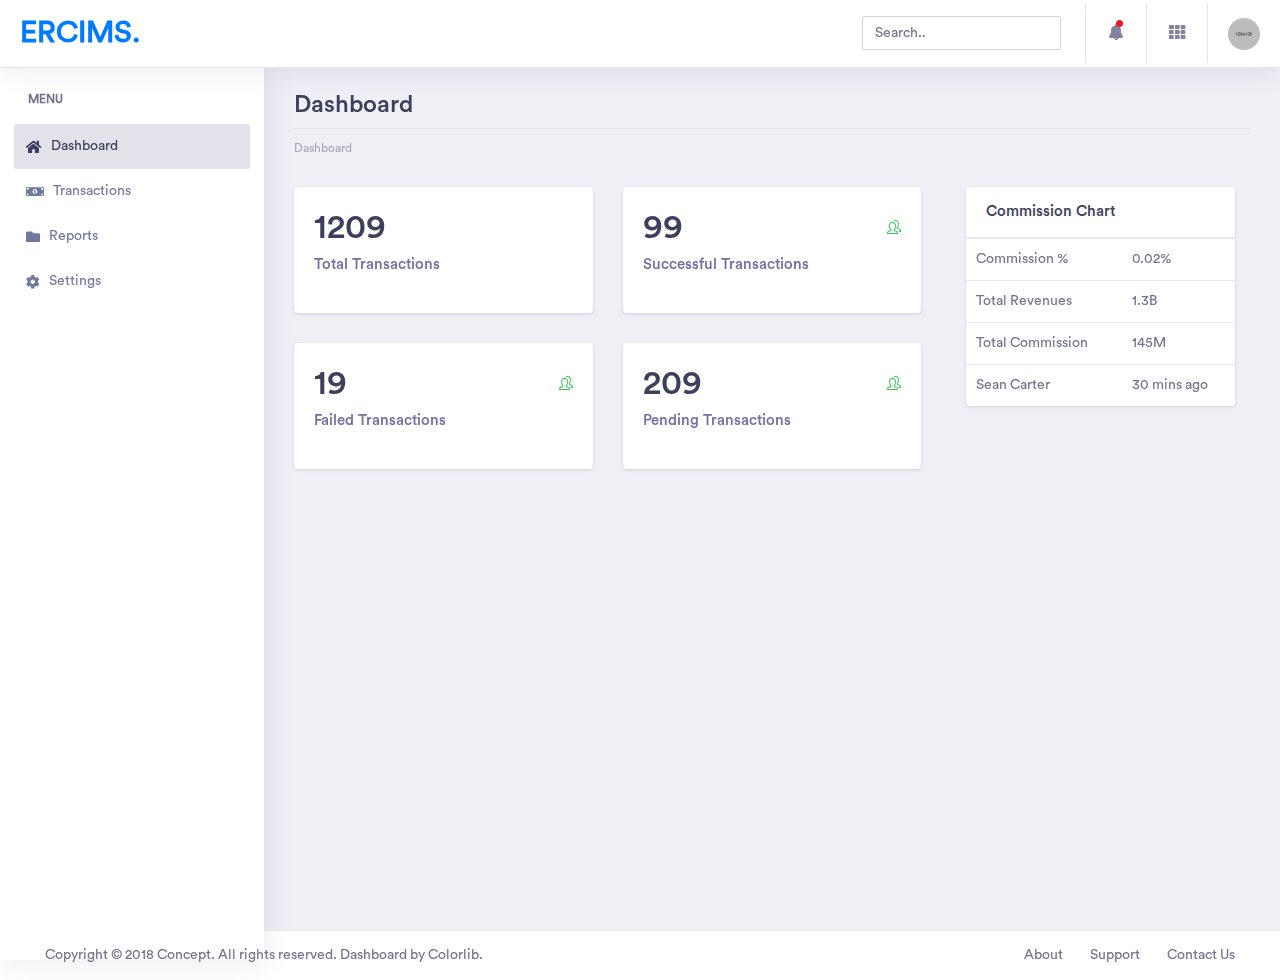
<file: dashboard_niteladmin.html>
<!DOCTYPE html>
<html lang="en">
  <head>
    <!-- Required meta tags -->
    <meta charset="utf-8" />
    <meta
      name="viewport"
      content="width=device-width, initial-scale=1, shrink-to-fit=no"
    />
    <!-- Bootstrap CSS -->
    <link
      rel="stylesheet"
      href="assets/vendor/bootstrap/css/bootstrap.min.css"
    />
    <link href="assets/vendor/fonts/circular-std/style.css" rel="stylesheet" />
    <link rel="stylesheet" href="assets/libs/css/style.css" />
    <link
      rel="stylesheet"
      href="assets/vendor/fonts/fontawesome/css/fontawesome-all.css"
    />
    <link
      rel="stylesheet"
      href="assets/vendor/charts/chartist-bundle/chartist.css"
    />
    <link
      rel="stylesheet"
      href="assets/vendor/charts/morris-bundle/morris.css"
    />
    <link
      rel="stylesheet"
      href="assets/vendor/fonts/material-design-iconic-font/css/materialdesignicons.min.css"
    />
    <link rel="stylesheet" href="assets/vendor/charts/c3charts/c3.css" />
    <link
      rel="stylesheet"
      href="assets/vendor/fonts/flag-icon-css/flag-icon.min.css"
    />
    <link rel="stylesheet" href="../assets/vendor/fonts/fontawesome/css/fontawesome-all.css">
    <link rel="stylesheet" href="../assets/vendor/fonts/simple-line-icons/css/simple-line-icons.css">
    <title>ERCIMS - Dashboard</title>
  </head>

  <body>
    <!-- ============================================================== -->
    <!-- main wrapper -->
    <!-- ============================================================== -->
    <div class="dashboard-main-wrapper">
      <!-- ============================================================== -->
      <!-- navbar -->
      <!-- ============================================================== -->
      <div class="dashboard-header">
        <nav class="navbar navbar-expand-lg bg-white fixed-top">
          <a class="navbar-brand" href="index.html">ercims.</a>
          <button
            class="navbar-toggler"
            type="button"
            data-toggle="collapse"
            data-target="#navbarSupportedContent"
            aria-controls="navbarSupportedContent"
            aria-expanded="false"
            aria-label="Toggle navigation"
          >
            <span class="navbar-toggler-icon"></span>
          </button>
          <div class="collapse navbar-collapse" id="navbarSupportedContent">
            <ul class="navbar-nav ml-auto navbar-right-top">
              <li class="nav-item">
                <div id="custom-search" class="top-search-bar">
                  <input
                    class="form-control"
                    type="text"
                    placeholder="Search.."
                  />
                </div>
              </li>
              <li class="nav-item dropdown notification">
                <a
                  class="nav-link nav-icons"
                  href="#"
                  id="navbarDropdownMenuLink1"
                  data-toggle="dropdown"
                  aria-haspopup="true"
                  aria-expanded="false"
                  ><i class="fas fa-fw fa-bell"></i>
                  <span class="indicator"></span
                ></a>
                <ul
                  class="dropdown-menu dropdown-menu-right notification-dropdown"
                >
                  <li>
                    <div class="notification-title">Notification</div>
                    <div class="notification-list">
                      <div class="list-group">
                        <a
                          href="#"
                          class="list-group-item list-group-item-action active"
                        >
                          <div class="notification-info">
                            <div class="notification-list-user-img">
                              <img
                                src="assets/images/avatar-2.jpg"
                                alt=""
                                class="user-avatar-md rounded-circle"
                              />
                            </div>
                            <div class="notification-list-user-block">
                              <span class="notification-list-user-name"
                                >Jeremy Rakestraw</span
                              >accepted your invitation to join the team.
                              <div class="notification-date">2 min ago</div>
                            </div>
                          </div>
                        </a>
                        <a
                          href="#"
                          class="list-group-item list-group-item-action"
                        >
                          <div class="notification-info">
                            <div class="notification-list-user-img">
                              <img
                                src="assets/images/avatar-3.jpg"
                                alt=""
                                class="user-avatar-md rounded-circle"
                              />
                            </div>
                            <div class="notification-list-user-block">
                              <span class="notification-list-user-name"
                                >John Abraham </span
                              >is now following you
                              <div class="notification-date">2 days ago</div>
                            </div>
                          </div>
                        </a>
                        <a
                          href="#"
                          class="list-group-item list-group-item-action"
                        >
                          <div class="notification-info">
                            <div class="notification-list-user-img">
                              <img
                                src="assets/images/avatar-4.jpg"
                                alt=""
                                class="user-avatar-md rounded-circle"
                              />
                            </div>
                            <div class="notification-list-user-block">
                              <span class="notification-list-user-name"
                                >Monaan Pechi</span
                              >
                              is watching your main repository
                              <div class="notification-date">2 min ago</div>
                            </div>
                          </div>
                        </a>
                        <a
                          href="#"
                          class="list-group-item list-group-item-action"
                        >
                          <div class="notification-info">
                            <div class="notification-list-user-img">
                              <img
                                src="assets/images/avatar-5.jpg"
                                alt=""
                                class="user-avatar-md rounded-circle"
                              />
                            </div>
                            <div class="notification-list-user-block">
                              <span class="notification-list-user-name"
                                >Jessica Caruso</span
                              >accepted your invitation to join the team.
                              <div class="notification-date">2 min ago</div>
                            </div>
                          </div>
                        </a>
                      </div>
                    </div>
                  </li>
                  <li>
                    <div class="list-footer">
                      <a href="#">View all notifications</a>
                    </div>
                  </li>
                </ul>
              </li>
              <li class="nav-item dropdown connection">
                <a
                  class="nav-link"
                  href="#"
                  id="navbarDropdown"
                  role="button"
                  data-toggle="dropdown"
                  aria-haspopup="true"
                  aria-expanded="false"
                >
                  <i class="fas fa-fw fa-th"></i>
                </a>
                <ul
                  class="dropdown-menu dropdown-menu-right connection-dropdown"
                >
                  <li class="connection-list">
                    <div class="row">
                      <div class="col-xl-4 col-lg-4 col-md-6 col-sm-12 col-12">
                        <a href="#" class="connection-item"
                          ><img src="assets/images/github.png" alt="" />
                          <span>Github</span></a
                        >
                      </div>
                      <div class="col-xl-4 col-lg-4 col-md-6 col-sm-12 col-12">
                        <a href="#" class="connection-item"
                          ><img src="assets/images/dribbble.png" alt="" />
                          <span>Dribbble</span></a
                        >
                      </div>
                      <div class="col-xl-4 col-lg-4 col-md-6 col-sm-12 col-12">
                        <a href="#" class="connection-item"
                          ><img src="assets/images/dropbox.png" alt="" />
                          <span>Dropbox</span></a
                        >
                      </div>
                    </div>
                    <div class="row">
                      <div class="col-xl-4 col-lg-4 col-md-6 col-sm-12 col-12">
                        <a href="#" class="connection-item"
                          ><img src="assets/images/bitbucket.png" alt="" />
                          <span>Bitbucket</span></a
                        >
                      </div>
                      <div class="col-xl-4 col-lg-4 col-md-6 col-sm-12 col-12">
                        <a href="#" class="connection-item"
                          ><img
                            src="assets/images/mail_chimp.png"
                            alt=""
                          /><span>Mail chimp</span></a
                        >
                      </div>
                      <div class="col-xl-4 col-lg-4 col-md-6 col-sm-12 col-12">
                        <a href="#" class="connection-item"
                          ><img src="assets/images/slack.png" alt="" />
                          <span>Slack</span></a
                        >
                      </div>
                    </div>
                  </li>
                  <li>
                    <div class="conntection-footer"><a href="#">More</a></div>
                  </li>
                </ul>
              </li>
              <li class="nav-item dropdown nav-user">
                <a
                  class="nav-link nav-user-img"
                  href="#"
                  id="navbarDropdownMenuLink2"
                  data-toggle="dropdown"
                  aria-haspopup="true"
                  aria-expanded="false"
                  ><img
                    src="assets/images/avatar-1.jpg"
                    alt=""
                    class="user-avatar-md rounded-circle"
                /></a>
                <div
                  class="dropdown-menu dropdown-menu-right nav-user-dropdown"
                  aria-labelledby="navbarDropdownMenuLink2"
                >
                  <div class="nav-user-info">
                    <h5 class="mb-0 text-white nav-user-name">John Abraham</h5>
                    <span class="status"></span
                    ><span class="ml-2">Available</span>
                  </div>
                  <a class="dropdown-item" href="#"
                    ><i class="fas fa-user mr-2"></i>Account</a
                  >
                  <a class="dropdown-item" href="#"
                    ><i class="fas fa-cog mr-2"></i>Setting</a
                  >
                  <a class="dropdown-item" href="#"
                    ><i class="fas fa-power-off mr-2"></i>Logout</a
                  >
                </div>
              </li>
            </ul>
          </div>
        </nav>
      </div>
      <!-- ============================================================== -->
      <!-- end navbar -->
      <!-- ============================================================== -->
      <!-- ============================================================== -->
      <!-- left sidebar -->
      <!-- ============================================================== -->
      <div class="nav-left-sidebar sidebar-light">
        <div class="menu-list">
          <nav class="navbar navbar-expand-lg navbar-dark">
            <a class="d-xl-none d-lg-none" href="index.html">Dashboard</a>
            <button
              class="navbar-toggler"
              type="button"
              data-toggle="collapse"
              data-target="#navbarNav"
              aria-controls="navbarNav"
              aria-expanded="false"
              aria-label="Toggle navigation"
            >
              <span class="navbar-toggler-icon"></span>
            </button>
            <div class="collapse navbar-collapse" id="navbarNav">
              <ul class="navbar-nav flex-column">
                <li class="nav-divider">Menu</li>
                <li class="nav-item">
                  <a
                    class="nav-link active"
                    href="index.html"
                    ><i class="fas fa-home"></i>Dashboard</a
                  >
                </li>
                <li class="nav-item">
                  <a
                    class="nav-link"
                    href="./pages/Users.html"
                    ><i class="fas fa-money-bill-alt"></i>Transactions</a
                  >
                </li>
                 <li class="nav-item">
                  <a
                    class="nav-link"
                    href="./pages/settings.html"
                    ><i class="fas fa-folder"></i>Reports</a
                  >
                </li>
                <li class="nav-item">
                  <a
                    class="nav-link"
                    href="./pages/settings.html"
                    ><i class="fas fa-cog"></i>Settings</a
                  >
                </li>
              </ul>
            </div>
          </nav>
        </div>
      </div>
      <!-- ============================================================== -->
      <!-- end left sidebar -->
      <!-- ============================================================== -->
      <!-- ============================================================== -->
      <!-- wrapper  -->
      <!-- ============================================================== -->
      <div class="dashboard-wrapper">
        <div class="dashboard-ecommerce">
          <div class="container-fluid dashboard-content">
            <!-- ============================================================== -->
            <!-- pageheader  -->
            <!-- ============================================================== -->
            <div class="row">
              <div class="col-xl-12 col-lg-12 col-md-12 col-sm-12 col-12">
                <div class="page-header">
                  <h2 class="pageheader-title">
                   Dashboard 
                  </h2>
                  <div class="page-breadcrumb">
                    <nav aria-label="breadcrumb">
                      <ol class="breadcrumb">
                        <li class="breadcrumb-item">
                          <a href="#" class="breadcrumb-link">Dashboard</a>
                        </li>
                      </ol>
                    </nav>
                  </div>
                </div>
              </div>
            </div>
            <!-- ============================================================== -->
            <!-- end pageheader  -->
            <!-- ============================================================== -->
            <div class="ecommerce-widget">
              <div class="row">
                <div class="col-md-8 col-8">
                    <div class="row">
                        <div class="col-md-6">
                        <div class="card">
                            <div class="card-body">
                            <div class="metric-value d-inline-block">
                                <h1 class="mb-1">1209</h1>
                            <h5 class="text-muted">Total Transactions</h5>
                            </div>
                            <div
                                class="metric-label d-inline-block float-right text-success font-weight-bold"
                            >
                                <i class="icon-money"></i>
                            </div>
                            </div>
                            
                        </div>
                        </div>
                        <div class="col-md-6">
                        <div class="card">
                            <div class="card-body">
                            <div class="metric-value d-inline-block">
                                <h1 class="mb-1">99</h1>
                            <h5 class="text-muted">Successful Transactions</h5>
                            </div>
                            <div
                                class="metric-label d-inline-block float-right text-success font-weight-bold"
                            >
                                <i class="icon-people"></i>
                            </div>
                            </div>
                        </div>
                        </div>
                        <div class="col-md-6">
                        <div class="card">
                            <div class="card-body">
                            <div class="metric-value d-inline-block">
                                <h1 class="mb-1">19</h1>
                            <h5 class="text-muted">Failed Transactions</h5>
                            </div>
                           <div
                                class="metric-label d-inline-block float-right text-success font-weight-bold"
                            >
                                <i class="icon-people"></i>
                            </div>
                            </div>
                        </div>
                        </div>
                        <div class="col-md-6">
                        <div class="card">
                            <div class="card-body">
                            <div class="metric-value d-inline-block">
                                <h1 class="mb-1">209</h1>
                            <h5 class="text-muted">Pending Transactions</h5>
                            </div>
                            <div
                                class="metric-label d-inline-block float-right text-success font-weight-bold"
                            >
                                <i class="icon-people"></i>
                            </div>
                            </div>
                        </div>
                        </div>
                    </div>
                </div>
                <div class="col-md-4 col-4">
                        <div class="col-md-12">
                        <div class="card">
                    <h5 class="card-header">Commission Chart</h5>
                    <div class="card-body p-0">
                      <div class="table-responsive">
                        <table class="table no-wrap p-table">
                          <tbody>
                            <tr>
                              <td>Commission %</td>
                              <td>0.02%</td>
                            </tr>
                            <tr>
                              <td>Total Revenues</td>
                              <td>1.3B</td>
                            </tr>
                            <tr>
                              <td>Total Commission</td>
                              <td>145M</td>
                            </tr>
                            <tr>
                              <td>Sean Carter</td>
                              <td>30 mins ago</td>
                            </tr>
                            <tr>
                            </tr>
                          </tbody>
                        </table>
                      </div>
                    </div>
                  </div>
                        </div>
                </div>
              </div>
              </div>

            </div>
          </div>
        </div>
        <!-- ============================================================== -->
        <!-- footer -->
        <!-- ============================================================== -->
        <div class="footer">
          <div class="container-fluid">
            <div class="row">
              <div class="col-xl-6 col-lg-6 col-md-6 col-sm-12 col-12">
                Copyright © 2018 Concept. All rights reserved. Dashboard by
                <a href="https://colorlib.com/wp/">Colorlib</a>.
              </div>
              <div class="col-xl-6 col-lg-6 col-md-6 col-sm-12 col-12">
                <div class="text-md-right footer-links d-none d-sm-block">
                  <a href="javascript: void(0);">About</a>
                  <a href="javascript: void(0);">Support</a>
                  <a href="javascript: void(0);">Contact Us</a>
                </div>
              </div>
            </div>
          </div>
        </div>
        <!-- ============================================================== -->
        <!-- end footer -->
        <!-- ============================================================== -->
      </div>
      <!-- ============================================================== -->
      <!-- end wrapper  -->
      <!-- ============================================================== -->
    </div>
    <!-- ============================================================== -->
    <!-- end main wrapper  -->
    <!-- ============================================================== -->
    <!-- Optional JavaScript -->
    <!-- jquery 3.3.1 -->
    <script src="assets/vendor/jquery/jquery-3.3.1.min.js"></script>
    <!-- bootstap bundle js -->
    <script src="assets/vendor/bootstrap/js/bootstrap.bundle.js"></script>
    <!-- slimscroll js -->
    <script src="assets/vendor/slimscroll/jquery.slimscroll.js"></script>
    <!-- main js -->
    <script src="assets/libs/js/main-js.js"></script>
    <!-- chart chartist js -->
    <script src="assets/vendor/charts/chartist-bundle/chartist.min.js"></script>
    <!-- sparkline js -->
    <script src="assets/vendor/charts/sparkline/jquery.sparkline.js"></script>
    <!-- morris js -->
    <script src="assets/vendor/charts/morris-bundle/raphael.min.js"></script>
    <script src="assets/vendor/charts/morris-bundle/morris.js"></script>
    <!-- chart c3 js -->
    <script src="assets/vendor/charts/c3charts/c3.min.js"></script>
    <script src="assets/vendor/charts/c3charts/d3-5.4.0.min.js"></script>
    <script src="assets/vendor/charts/c3charts/C3chartjs.js"></script>
    <script src="assets/libs/js/dashboard-ecommerce.js"></script>
  </body>
</html>
</file>
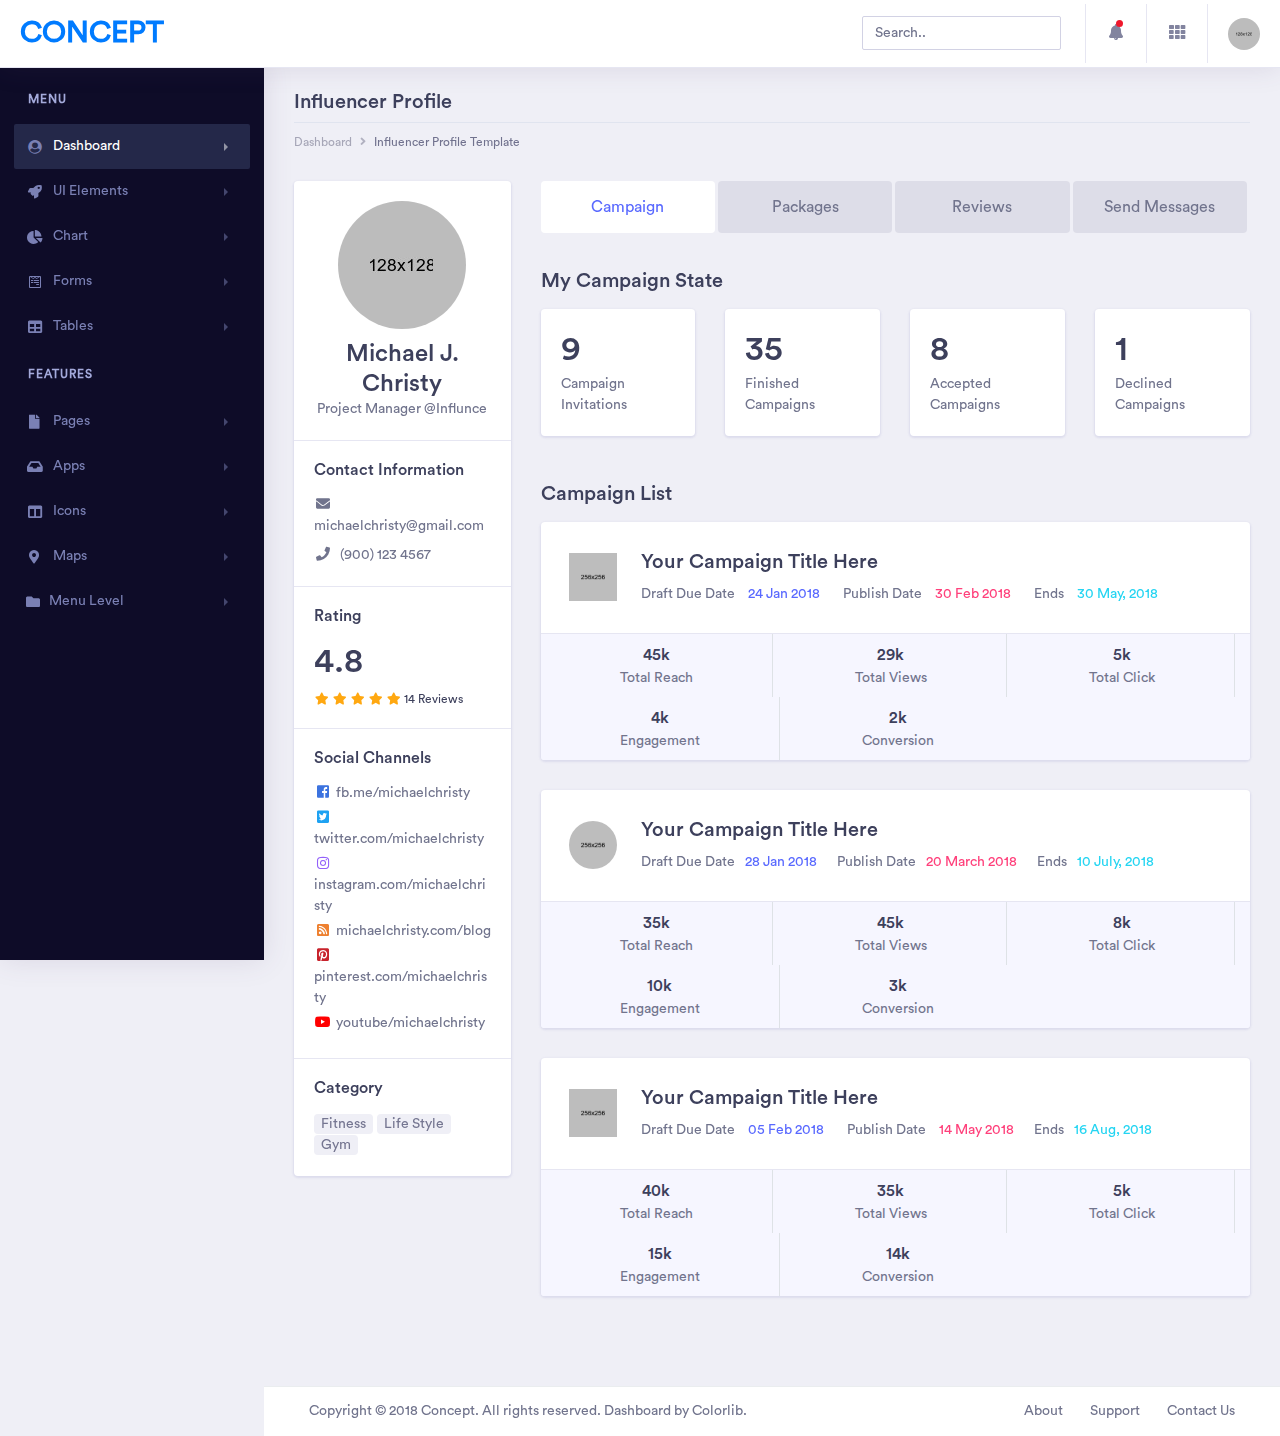
<file: influencer-profile.html>
<!doctype html>
<html lang="en">

 
<head>
    <!-- Required meta tags -->
    <meta charset="utf-8">
    <meta name="viewport" content="width=device-width, initial-scale=1, shrink-to-fit=no">
    <!-- Bootstrap CSS -->
    <link rel="stylesheet" href="assets/vendor/bootstrap/css/bootstrap.min.css">
    <link href="assets/vendor/fonts/circular-std/style.css" rel="stylesheet">
    <link rel="stylesheet" href="assets/libs/css/style.css">
    <link rel="stylesheet" href="assets/vendor/fonts/fontawesome/css/fontawesome-all.css">
    <title>Concept - Bootstrap 4 Admin Dashboard Template</title>
</head>

<body>
    <!-- ============================================================== -->
    <!-- main wrapper -->
    <!-- ============================================================== -->
    <div class="dashboard-main-wrapper">
       <!-- ============================================================== -->
        <!-- navbar -->
        <!-- ============================================================== -->
        <div class="dashboard-header">
            <nav class="navbar navbar-expand-lg bg-white fixed-top">
                <a class="navbar-brand" href="index.html">Concept</a>
                <button class="navbar-toggler" type="button" data-toggle="collapse" data-target="#navbarSupportedContent" aria-controls="navbarSupportedContent" aria-expanded="false" aria-label="Toggle navigation">
                    <span class="navbar-toggler-icon"></span>
                </button>
                <div class="collapse navbar-collapse " id="navbarSupportedContent">
                    <ul class="navbar-nav ml-auto navbar-right-top">
                        <li class="nav-item">
                            <div id="custom-search" class="top-search-bar">
                                <input class="form-control" type="text" placeholder="Search..">
                            </div>
                        </li>
                        <li class="nav-item dropdown notification">
                            <a class="nav-link nav-icons" href="#" id="navbarDropdownMenuLink1" data-toggle="dropdown" aria-haspopup="true" aria-expanded="false"><i class="fas fa-fw fa-bell"></i> <span class="indicator"></span></a>
                            <ul class="dropdown-menu dropdown-menu-right notification-dropdown">
                                <li>
                                    <div class="notification-title"> Notification</div>
                                    <div class="notification-list">
                                        <div class="list-group">
                                            <a href="#" class="list-group-item list-group-item-action active">
                                                <div class="notification-info">
                                                    <div class="notification-list-user-img"><img src="assets/images/avatar-2.jpg" alt="" class="user-avatar-md rounded-circle"></div>
                                                    <div class="notification-list-user-block"><span class="notification-list-user-name">Jeremy Rakestraw</span>accepted your invitation to join the team.
                                                        <div class="notification-date">2 min ago</div>
                                                    </div>
                                                </div>
                                            </a>
                                            <a href="#" class="list-group-item list-group-item-action">
                                                <div class="notification-info">
                                                    <div class="notification-list-user-img"><img src="assets/images/avatar-3.jpg" alt="" class="user-avatar-md rounded-circle"></div>
                                                    <div class="notification-list-user-block"><span class="notification-list-user-name">John Abraham </span>is now following you
                                                        <div class="notification-date">2 days ago</div>
                                                    </div>
                                                </div>
                                            </a>
                                            <a href="#" class="list-group-item list-group-item-action">
                                                <div class="notification-info">
                                                    <div class="notification-list-user-img"><img src="assets/images/avatar-4.jpg" alt="" class="user-avatar-md rounded-circle"></div>
                                                    <div class="notification-list-user-block"><span class="notification-list-user-name">Monaan Pechi</span> is watching your main repository
                                                        <div class="notification-date">2 min ago</div>
                                                    </div>
                                                </div>
                                            </a>
                                            <a href="#" class="list-group-item list-group-item-action">
                                                <div class="notification-info">
                                                    <div class="notification-list-user-img"><img src="assets/images/avatar-5.jpg" alt="" class="user-avatar-md rounded-circle"></div>
                                                    <div class="notification-list-user-block"><span class="notification-list-user-name">Jessica Caruso</span>accepted your invitation to join the team.
                                                        <div class="notification-date">2 min ago</div>
                                                    </div>
                                                </div>
                                            </a>
                                        </div>
                                    </div>
                                </li>
                                <li>
                                    <div class="list-footer"> <a href="#">View all notifications</a></div>
                                </li>
                            </ul>
                        </li>
                        <li class="nav-item dropdown connection">
                            <a class="nav-link" href="#" id="navbarDropdown" role="button" data-toggle="dropdown" aria-haspopup="true" aria-expanded="false"> <i class="fas fa-fw fa-th"></i> </a>
                            <ul class="dropdown-menu dropdown-menu-right connection-dropdown">
                                <li class="connection-list">
                                    <div class="row">
                                        <div class="col-xl-4 col-lg-4 col-md-6 col-sm-12 col-12 ">
                                            <a href="#" class="connection-item"><img src="assets/images/github.png" alt="" > <span>Github</span></a>
                                        </div>
                                        <div class="col-xl-4 col-lg-4 col-md-6 col-sm-12 col-12 ">
                                            <a href="#" class="connection-item"><img src="assets/images/dribbble.png" alt="" > <span>Dribbble</span></a>
                                        </div>
                                        <div class="col-xl-4 col-lg-4 col-md-6 col-sm-12 col-12 ">
                                            <a href="#" class="connection-item"><img src="assets/images/dropbox.png" alt="" > <span>Dropbox</span></a>
                                        </div>
                                    </div>
                                    <div class="row">
                                        <div class="col-xl-4 col-lg-4 col-md-6 col-sm-12 col-12 ">
                                            <a href="#" class="connection-item"><img src="assets/images/bitbucket.png" alt=""> <span>Bitbucket</span></a>
                                        </div>
                                        <div class="col-xl-4 col-lg-4 col-md-6 col-sm-12 col-12 ">
                                            <a href="#" class="connection-item"><img src="assets/images/mail_chimp.png" alt="" ><span>Mail chimp</span></a>
                                        </div>
                                        <div class="col-xl-4 col-lg-4 col-md-6 col-sm-12 col-12 ">
                                            <a href="#" class="connection-item"><img src="assets/images/slack.png" alt="" > <span>Slack</span></a>
                                        </div>
                                    </div>
                                </li>
                                <li>
                                    <div class="conntection-footer"><a href="#">More</a></div>
                                </li>
                            </ul>
                        </li>
                        <li class="nav-item dropdown nav-user">
                            <a class="nav-link nav-user-img" href="#" id="navbarDropdownMenuLink2" data-toggle="dropdown" aria-haspopup="true" aria-expanded="false"><img src="assets/images/avatar-1.jpg" alt="" class="user-avatar-md rounded-circle"></a>
                            <div class="dropdown-menu dropdown-menu-right nav-user-dropdown" aria-labelledby="navbarDropdownMenuLink2">
                                <div class="nav-user-info">
                                    <h5 class="mb-0 text-white nav-user-name">John Abraham </h5>
                                    <span class="status"></span><span class="ml-2">Available</span>
                                </div>
                                <a class="dropdown-item" href="#"><i class="fas fa-user mr-2"></i>Account</a>
                                <a class="dropdown-item" href="#"><i class="fas fa-cog mr-2"></i>Setting</a>
                                <a class="dropdown-item" href="#"><i class="fas fa-power-off mr-2"></i>Logout</a>
                            </div>
                        </li>
                    </ul>
                </div>
            </nav>
        </div>
        <!-- ============================================================== -->
        <!-- end navbar -->
        <!-- ============================================================== -->
        <!-- ============================================================== -->
        <!-- left sidebar -->
        <!-- ============================================================== -->
        <div class="nav-left-sidebar sidebar-dark">
            <div class="menu-list">
                <nav class="navbar navbar-expand-lg navbar-light">
                    <a class="d-xl-none d-lg-none" href="#">Dashboard</a>
                    <button class="navbar-toggler" type="button" data-toggle="collapse" data-target="#navbarNav" aria-controls="navbarNav" aria-expanded="false" aria-label="Toggle navigation">
                        <span class="navbar-toggler-icon"></span>
                    </button>
                    <div class="collapse navbar-collapse" id="navbarNav">
                        <ul class="navbar-nav flex-column">
                            <li class="nav-divider">
                                Menu
                            </li>
                            <li class="nav-item ">
                                <a class="nav-link active" href="#" data-toggle="collapse" aria-expanded="false" data-target="#submenu-1" aria-controls="submenu-1"><i class="fa fa-fw fa-user-circle"></i>Dashboard <span class="badge badge-success">6</span></a>
                                <div id="submenu-1" class="collapse submenu" style="">
                                    <ul class="nav flex-column">
                                        <li class="nav-item">
                                            <a class="nav-link" href="#" data-toggle="collapse" aria-expanded="false" data-target="#submenu-1-2" aria-controls="submenu-1-2">E-Commerce</a>
                                            <div id="submenu-1-2" class="collapse submenu" style="">
                                                <ul class="nav flex-column">
                                                    <li class="nav-item">
                                                        <a class="nav-link" href="index.html">E Commerce Dashboard</a>
                                                    </li>
                                                    <li class="nav-item">
                                                        <a class="nav-link" href="ecommerce-product.html">Product List</a>
                                                    </li>
                                                    <li class="nav-item">
                                                        <a class="nav-link" href="ecommerce-product-single.html">Product Single</a>
                                                    </li>
                                                    <li class="nav-item">
                                                        <a class="nav-link" href="ecommerce-product-checkout.html">Product Checkout</a>
                                                    </li>
                                                </ul>
                                            </div>
                                        </li>
                                        <li class="nav-item">
                                            <a class="nav-link" href="dashboard-finance.html">Finance</a>
                                        </li>
                                        <li class="nav-item">
                                            <a class="nav-link" href="dashboard-sales.html">Sales</a>
                                        </li>
                                        <li class="nav-item">
                                            <a class="nav-link" href="#" data-toggle="collapse" aria-expanded="false" data-target="#submenu-1-1" aria-controls="submenu-1-1">Infulencer</a>
                                            <div id="submenu-1-1" class="collapse submenu" style="">
                                                <ul class="nav flex-column">
                                                    <li class="nav-item">
                                                        <a class="nav-link" href="dashboard-influencer.html">Influencer</a>
                                                    </li>
                                                    <li class="nav-item">
                                                        <a class="nav-link" href="influencer-finder.html">Influencer Finder</a>
                                                    </li>
                                                    <li class="nav-item">
                                                        <a class="nav-link" href="influencer-profile.html">Influencer Profile</a>
                                                    </li>
                                                </ul>
                                            </div>
                                        </li>
                                    </ul>
                                </div>
                            </li>
                            <li class="nav-item">
                                <a class="nav-link" href="#" data-toggle="collapse" aria-expanded="false" data-target="#submenu-2" aria-controls="submenu-2"><i class="fa fa-fw fa-rocket"></i>UI Elements</a>
                                <div id="submenu-2" class="collapse submenu" style="">
                                    <ul class="nav flex-column">
                                        <li class="nav-item">
                                            <a class="nav-link" href="pages/cards.html">Cards <span class="badge badge-secondary">New</span></a>
                                        </li>
                                        <li class="nav-item">
                                            <a class="nav-link" href="pages/general.html">General</a>
                                        </li>
                                        <li class="nav-item">
                                            <a class="nav-link" href="pages/carousel.html">Carousel</a>
                                        </li>
                                        <li class="nav-item">
                                            <a class="nav-link" href="pages/listgroup.html">List Group</a>
                                        </li>
                                        <li class="nav-item">
                                            <a class="nav-link" href="pages/typography.html">Typography</a>
                                        </li>
                                        <li class="nav-item">
                                            <a class="nav-link" href="pages/accordions.html">Accordions</a>
                                        </li>
                                        <li class="nav-item">
                                            <a class="nav-link" href="pages/tabs.html">Tabs</a>
                                        </li>
                                    </ul>
                                </div>
                            </li>
                            <li class="nav-item">
                                <a class="nav-link" href="#" data-toggle="collapse" aria-expanded="false" data-target="#submenu-3" aria-controls="submenu-3"><i class="fas fa-fw fa-chart-pie"></i>Chart</a>
                                <div id="submenu-3" class="collapse submenu" style="">
                                    <ul class="nav flex-column">
                                        <li class="nav-item">
                                            <a class="nav-link" href="pages/chart-c3.html">C3 Charts</a>
                                        </li>
                                        <li class="nav-item">
                                            <a class="nav-link" href="pages/chart-chartist.html">Chartist Charts</a>
                                        </li>
                                        <li class="nav-item">
                                            <a class="nav-link" href="pages/chart-charts.html">Chart</a>
                                        </li>
                                        <li class="nav-item">
                                            <a class="nav-link" href="pages/chart-morris.html">Morris</a>
                                        </li>
                                        <li class="nav-item">
                                            <a class="nav-link" href="pages/chart-sparkline.html">Sparkline</a>
                                        </li>
                                        <li class="nav-item">
                                            <a class="nav-link" href="pages/chart-gauge.html">Guage</a>
                                        </li>
                                    </ul>
                                </div>
                            </li>
                            <li class="nav-item ">
                                <a class="nav-link" href="#" data-toggle="collapse" aria-expanded="false" data-target="#submenu-4" aria-controls="submenu-4"><i class="fab fa-fw fa-wpforms"></i>Forms</a>
                                <div id="submenu-4" class="collapse submenu" style="">
                                    <ul class="nav flex-column">
                                        <li class="nav-item">
                                            <a class="nav-link" href="pages/form-elements.html">Form Elements</a>
                                        </li>
                                        <li class="nav-item">
                                            <a class="nav-link" href="pages/form-validation.html">Parsely Validations</a>
                                        </li>
                                        <li class="nav-item">
                                            <a class="nav-link" href="pages/multiselect.html">Multiselect</a>
                                        </li>
                                        <li class="nav-item">
                                            <a class="nav-link" href="pages/datepicker.html">Date Picker</a>
                                        </li>
                                         <li class="nav-item">
                                            <a class="nav-link" href="pages/bootstrap-select.html">Bootstrap Select</a>
                                        </li>
                                    </ul>
                                </div>
                            </li>
                            <li class="nav-item">
                                <a class="nav-link" href="#" data-toggle="collapse" aria-expanded="false" data-target="#submenu-5" aria-controls="submenu-5"><i class="fas fa-fw fa-table"></i>Tables</a>
                                <div id="submenu-5" class="collapse submenu" style="">
                                    <ul class="nav flex-column">
                                        <li class="nav-item">
                                            <a class="nav-link" href="pages/general-table.html">General Tables</a>
                                        </li>
                                        <li class="nav-item">
                                            <a class="nav-link" href="pages/data-tables.html">Data Tables</a>
                                        </li>
                                    </ul>
                                </div>
                            </li>
                            <li class="nav-divider">
                                Features
                            </li>
                            <li class="nav-item">
                                <a class="nav-link" href="#" data-toggle="collapse" aria-expanded="false" data-target="#submenu-6" aria-controls="submenu-6"><i class="fas fa-fw fa-file"></i> Pages </a>
                                <div id="submenu-6" class="collapse submenu" style="">
                                    <ul class="nav flex-column">
                                        <li class="nav-item">
                                            <a class="nav-link" href="pages/blank-page.html">Blank Page</a>
                                        </li>
                                        <li class="nav-item">
                                            <a class="nav-link" href="pages/blank-page-header.html">Blank Page Header</a>
                                        </li>
                                        <li class="nav-item">
                                            <a class="nav-link" href="pages/login.html">Login</a>
                                        </li>
                                        <li class="nav-item">
                                            <a class="nav-link" href="pages/404-page.html">404 page</a>
                                        </li>
                                        <li class="nav-item">
                                            <a class="nav-link" href="pages/sign-up.html">Sign up Page</a>
                                        </li>
                                        <li class="nav-item">
                                            <a class="nav-link" href="pages/forgot-password.html">Forgot Password</a>
                                        </li>
                                        <li class="nav-item">
                                            <a class="nav-link" href="pages/pricing.html">Pricing Tables</a>
                                        </li>
                                        <li class="nav-item">
                                            <a class="nav-link" href="pages/timeline.html">Timeline</a>
                                        </li>
                                        <li class="nav-item">
                                            <a class="nav-link" href="pages/calendar.html">Calendar</a>
                                        </li>
                                        <li class="nav-item">
                                            <a class="nav-link" href="pages/sortable-nestable-lists.html">Sortable/Nestable List</a>
                                        </li>
                                        <li class="nav-item">
                                            <a class="nav-link" href="pages/widgets.html">Widgets</a>
                                        </li>
                                        <li class="nav-item">
                                            <a class="nav-link" href="pages/media-object.html">Media Objects</a>
                                        </li>
                                        <li class="nav-item">
                                            <a class="nav-link" href="pages/cropper-image.html">Cropper</a>
                                        </li>
                                        <li class="nav-item">
                                            <a class="nav-link" href="pages/color-picker.html">Color Picker</a>
                                        </li>
                                        
                                    </ul>
                                </div>
                            </li>
                            <li class="nav-item">
                                <a class="nav-link" href="#" data-toggle="collapse" aria-expanded="false" data-target="#submenu-7" aria-controls="submenu-7"><i class="fas fa-fw fa-inbox"></i>Apps <span class="badge badge-secondary">New</span></a>
                                <div id="submenu-7" class="collapse submenu" style="">
                                    <ul class="nav flex-column">
                                        <li class="nav-item">
                                            <a class="nav-link" href="pages/inbox.html">Inbox</a>
                                        </li>
                                        <li class="nav-item">
                                            <a class="nav-link" href="pages/email-details.html">Email Detail</a>
                                        </li>
                                        <li class="nav-item">
                                            <a class="nav-link" href="pages/email-compose.html">Email Compose</a>
                                        </li>
                                        <li class="nav-item">
                                            <a class="nav-link" href="pages/message-chat.html">Message Chat</a>
                                        </li>
                                    </ul>
                                </div>
                            </li>
                            <li class="nav-item">
                                <a class="nav-link" href="#" data-toggle="collapse" aria-expanded="false" data-target="#submenu-8" aria-controls="submenu-8"><i class="fas fa-fw fa-columns"></i>Icons</a>
                                <div id="submenu-8" class="collapse submenu" style="">
                                    <ul class="nav flex-column">
                                        <li class="nav-item">
                                            <a class="nav-link" href="pages/icon-fontawesome.html">FontAwesome Icons</a>
                                        </li>
                                        <li class="nav-item">
                                            <a class="nav-link" href="pages/icon-material.html">Material Icons</a>
                                        </li>
                                        <li class="nav-item">
                                            <a class="nav-link" href="pages/icon-simple-lineicon.html">Simpleline Icon</a>
                                        </li>
                                        <li class="nav-item">
                                            <a class="nav-link" href="pages/icon-themify.html">Themify Icon</a>
                                        </li>
                                        <li class="nav-item">
                                            <a class="nav-link" href="pages/icon-flag.html">Flag Icons</a>
                                        </li>
                                        <li class="nav-item">
                                            <a class="nav-link" href="pages/icon-weather.html">Weather Icon</a>
                                        </li>
                                    </ul>
                                </div>
                            </li>
                            <li class="nav-item">
                                <a class="nav-link" href="#" data-toggle="collapse" aria-expanded="false" data-target="#submenu-9" aria-controls="submenu-9"><i class="fas fa-fw fa-map-marker-alt"></i>Maps</a>
                                <div id="submenu-9" class="collapse submenu" style="">
                                    <ul class="nav flex-column">
                                        <li class="nav-item">
                                            <a class="nav-link" href="pages/map-google.html">Google Maps</a>
                                        </li>
                                        <li class="nav-item">
                                            <a class="nav-link" href="pages/map-vector.html">Vector Maps</a>
                                        </li>
                                    </ul>
                                </div>
                            </li>
                            <li class="nav-item">
                                <a class="nav-link" href="#" data-toggle="collapse" aria-expanded="false" data-target="#submenu-10" aria-controls="submenu-10"><i class="fas fa-f fa-folder"></i>Menu Level</a>
                                <div id="submenu-10" class="collapse submenu" style="">
                                    <ul class="nav flex-column">
                                        <li class="nav-item">
                                            <a class="nav-link" href="#">Level 1</a>
                                        </li>
                                        <li class="nav-item">
                                            <a class="nav-link" href="#" data-toggle="collapse" aria-expanded="false" data-target="#submenu-11" aria-controls="submenu-11">Level 2</a>
                                            <div id="submenu-11" class="collapse submenu" style="">
                                                <ul class="nav flex-column">
                                                    <li class="nav-item">
                                                        <a class="nav-link" href="#">Level 1</a>
                                                    </li>
                                                    <li class="nav-item">
                                                        <a class="nav-link" href="#">Level 2</a>
                                                    </li>
                                                </ul>
                                            </div>
                                        </li>
                                        <li class="nav-item">
                                            <a class="nav-link" href="#">Level 3</a>
                                        </li>
                                    </ul>
                                </div>
                            </li>
                        </ul>
                    </div>
                </nav>
            </div>
        </div>
        <!-- ============================================================== -->
        <!-- end left sidebar -->
        <!-- ============================================================== -->
        <!-- ============================================================== -->
        <!-- wrapper  -->
        <!-- ============================================================== -->
        <div class="dashboard-wrapper">
            <div class="influence-profile">
                <div class="container-fluid dashboard-content ">
                    <!-- ============================================================== -->
                    <!-- pageheader -->
                    <!-- ============================================================== -->
                    <div class="row">
                        <div class="col-xl-12 col-lg-12 col-md-12 col-sm-12 col-12">
                            <div class="page-header">
                                <h3 class="mb-2">Influencer Profile </h3>
                                <p class="pageheader-text">Proin placerat ante duiullam scelerisque a velit ac porta, fusce sit amet vestibulum mi. Morbi lobortis pulvinar quam.</p>
                                <div class="page-breadcrumb">
                                    <nav aria-label="breadcrumb">
                                        <ol class="breadcrumb">
                                            <li class="breadcrumb-item"><a href="#" class="breadcrumb-link">Dashboard</a></li>
                                            <li class="breadcrumb-item active" aria-current="page">Influencer Profile Template</li>
                                        </ol>
                                    </nav>
                                </div>
                            </div>
                        </div>
                    </div>
                    <!-- ============================================================== -->
                    <!-- end pageheader -->
                    <!-- ============================================================== -->
                    <!-- ============================================================== -->
                    <!-- content -->
                    <!-- ============================================================== -->
                    <div class="row">
                        <!-- ============================================================== -->
                        <!-- profile -->
                        <!-- ============================================================== -->
                        <div class="col-xl-3 col-lg-3 col-md-5 col-sm-12 col-12">
                            <!-- ============================================================== -->
                            <!-- card profile -->
                            <!-- ============================================================== -->
                            <div class="card">
                                <div class="card-body">
                                    <div class="user-avatar text-center d-block">
                                        <img src="assets/images/avatar-1.jpg" alt="User Avatar" class="rounded-circle user-avatar-xxl">
                                    </div>
                                    <div class="text-center">
                                        <h2 class="font-24 mb-0">Michael J. Christy</h2>
                                        <p>Project Manager @Influnce</p>
                                    </div>
                                </div>
                                <div class="card-body border-top">
                                    <h3 class="font-16">Contact Information</h3>
                                    <div class="">
                                        <ul class="list-unstyled mb-0">
                                        <li class="mb-2"><i class="fas fa-fw fa-envelope mr-2"></i>michaelchristy@gmail.com</li>
                                        <li class="mb-0"><i class="fas fa-fw fa-phone mr-2"></i>(900) 123 4567</li>
                                    </ul>
                                    </div>
                                </div>
                                <div class="card-body border-top">
                                    <h3 class="font-16">Rating</h3>
                                    <h1 class="mb-0">4.8</h1>
                                    <div class="rating-star">
                                        <i class="fa fa-fw fa-star"></i>
                                        <i class="fa fa-fw fa-star"></i>
                                        <i class="fa fa-fw fa-star"></i>
                                        <i class="fa fa-fw fa-star"></i>
                                        <i class="fa fa-fw fa-star"></i>
                                        <p class="d-inline-block text-dark">14 Reviews </p>
                                    </div>
                                </div>
                                <div class="card-body border-top">
                                    <h3 class="font-16">Social Channels</h3>
                                    <div class="">
                                        <ul class="mb-0 list-unstyled">
                                        <li class="mb-1"><a href="#"><i class="fab fa-fw fa-facebook-square mr-1 facebook-color"></i>fb.me/michaelchristy</a></li>
                                        <li class="mb-1"><a href="#"><i class="fab fa-fw fa-twitter-square mr-1 twitter-color"></i>twitter.com/michaelchristy</a></li>
                                        <li class="mb-1"><a href="#"><i class="fab fa-fw fa-instagram mr-1 instagram-color"></i>instagram.com/michaelchristy</a></li>
                                        <li class="mb-1"><a href="#"><i class="fas fa-fw fa-rss-square mr-1 rss-color"></i>michaelchristy.com/blog</a></li>
                                        <li class="mb-1"><a href="#"><i class="fab fa-fw fa-pinterest-square mr-1 pinterest-color"></i>pinterest.com/michaelchristy</a></li>
                                        <li class="mb-1"><a href="#"><i class="fab fa-fw fa-youtube mr-1 youtube-color"></i>youtube/michaelchristy</a></li>
                                    </ul>
                                    </div>
                                </div>
                                <div class="card-body border-top">
                                    <h3 class="font-16">Category</h3>
                                    <div>
                                        <a href="#" class="badge badge-light mr-1">Fitness</a><a href="#" class="badge badge-light mr-1">Life Style</a><a href="#" class="badge badge-light mr-1">Gym</a>
                                    </div>
                                </div>
                            </div>
                            <!-- ============================================================== -->
                            <!-- end card profile -->
                            <!-- ============================================================== -->
                        </div>
                        <!-- ============================================================== -->
                        <!-- end profile -->
                        <!-- ============================================================== -->
                        <!-- ============================================================== -->
                        <!-- campaign data -->
                        <!-- ============================================================== -->
                        <div class="col-xl-9 col-lg-9 col-md-7 col-sm-12 col-12">
                            <!-- ============================================================== -->
                            <!-- campaign tab one -->
                            <!-- ============================================================== -->
                            <div class="influence-profile-content pills-regular">
                                <ul class="nav nav-pills mb-3 nav-justified" id="pills-tab" role="tablist">
                                    <li class="nav-item">
                                        <a class="nav-link active" id="pills-campaign-tab" data-toggle="pill" href="#pills-campaign" role="tab" aria-controls="pills-campaign" aria-selected="true">Campaign</a>
                                    </li>
                                    <li class="nav-item">
                                        <a class="nav-link" id="pills-packages-tab" data-toggle="pill" href="#pills-packages" role="tab" aria-controls="pills-packages" aria-selected="false">Packages</a>
                                    </li>
                                    <li class="nav-item">
                                        <a class="nav-link" id="pills-review-tab" data-toggle="pill" href="#pills-review" role="tab" aria-controls="pills-review" aria-selected="false">Reviews</a>
                                    </li>
                                    <li class="nav-item">
                                        <a class="nav-link" id="pills-msg-tab" data-toggle="pill" href="#pills-msg" role="tab" aria-controls="pills-msg" aria-selected="false">Send Messages</a>
                                    </li>
                                </ul>
                                <div class="tab-content" id="pills-tabContent">
                                    <div class="tab-pane fade show active" id="pills-campaign" role="tabpanel" aria-labelledby="pills-campaign-tab">
                                        <div class="row">
                                            <div class="col-xl-12 col-lg-12 col-md-12 col-sm-12 col-12">
                                                <div class="section-block">
                                                    <h3 class="section-title">My Campaign State</h3>
                                                </div>
                                            </div>
                                            <div class="col-xl-3 col-lg-3 col-md-6 col-sm-12 col-12">
                                                <div class="card">
                                                    <div class="card-body">
                                                        <h1 class="mb-1">9</h1>
                                                        <p>Campaign Invitations</p>
                                                    </div>
                                                </div>
                                            </div>
                                            <div class="col-xl-3 col-lg-3 col-md-6 col-sm-12 col-12">
                                                <div class="card">
                                                    <div class="card-body">
                                                        <h1 class="mb-1">35</h1>
                                                        <p>Finished Campaigns</p>
                                                    </div>
                                                </div>
                                            </div>
                                            <div class="col-xl-3 col-lg-3 col-md-6 col-sm-12 col-12">
                                                <div class="card">
                                                    <div class="card-body">
                                                        <h1 class="mb-1">8</h1>
                                                        <p>Accepted Campaigns</p>
                                                    </div>
                                                </div>
                                            </div>
                                            <div class="col-xl-3 col-lg-3 col-md-6 col-sm-12 col-12">
                                                <div class="card">
                                                    <div class="card-body">
                                                        <h1 class="mb-1">1</h1>
                                                        <p>Declined Campaigns</p>
                                                    </div>
                                                </div>
                                            </div>
                                        </div>
                                        <div class="section-block">
                                            <h3 class="section-title">Campaign List</h3>
                                        </div>
                                        <div class="card">
                                            <div class="card-body">
                                                <div class="row">
                                                    <div class="col-xl-12 col-lg-12 col-md-12 col-sm-12 col-12">
                                                        <div class="media influencer-profile-data d-flex align-items-center p-2">
                                                            <div class="mr-4">
                                                                <img src="assets/images/slack.png" alt="User Avatar" class="user-avatar-lg">
                                                            </div>
                                                            <div class="media-body ">
                                                                <div class="influencer-profile-data">
                                                                    <h3 class="m-b-10">Your Campaign Title Here</h3>
                                                                    <p>
                                                                        <span class="m-r-20 d-inline-block">Draft Due Date
                                                                            <span class="m-l-10 text-primary">24 Jan 2018</span>
                                                                        </span>
                                                                        <span class="m-r-20 d-inline-block"> Publish Date
                                                                            <span class="m-l-10 text-secondary">30 Feb 2018</span>
                                                                        </span>
                                                                            <span class="m-r-20 d-inline-block">Ends <span class="m-l-10  text-info">30 May, 2018</span>
                                                                        </span>
                                                                    </p>
                                                                </div>
                                                            </div>
                                                        </div>
                                                    </div>
                                                </div>
                                            </div>
                                            <div class="border-top card-footer p-0">
                                                <div class="campaign-metrics d-xl-inline-block">
                                                    <h4 class="mb-0">45k</h4>
                                                    <p>Total Reach</p>
                                                </div>
                                                <div class="campaign-metrics d-xl-inline-block">
                                                    <h4 class="mb-0">29k</h4>
                                                    <p>Total Views</p>
                                                </div>
                                                <div class="campaign-metrics d-xl-inline-block">
                                                    <h4 class="mb-0">5k</h4>
                                                    <p>Total Click</p>
                                                </div>
                                                <div class="campaign-metrics d-xl-inline-block">
                                                    <h4 class="mb-0">4k</h4>
                                                    <p>Engagement</p>
                                                </div>
                                                <div class="campaign-metrics d-xl-inline-block">
                                                    <h4 class="mb-0">2k</h4>
                                                    <p>Conversion</p>
                                                </div>
                                            </div>
                                        </div>
                                        <div class="card">
                                            <div class="card-body">
                                                <div class="row">
                                                    <div class="col-xl-12 col-lg-12 col-md-12 col-sm-12 col-12">
                                                        <div class="media influencer-profile-data d-flex align-items-center p-2">
                                                            <div class="mr-4">
                                                                <img src="assets/images/dribbble.png" alt="User Avatar" class="rounded-circle user-avatar-lg">
                                                            </div>
                                                            <div class="media-body">
                                                                 <h3 class="m-b-10">Your Campaign Title Here</h3>
                                                                <p><span class="m-r-20 d-inline-block">Draft Due Date<span class="m-l-10 d-inline-block text-primary">28 Jan 2018</span></span><span class="m-r-20 d-inline-block"> Publish Date<span class="m-l-10 text-secondary">20 March 2018</span></span><span class="m-r-20">Ends<span class="m-l-10 text-info">10 July, 2018</span></span>
                                                                </p>
                                                            </div>
                                                        </div>
                                                    </div>
                                                </div>
                                            </div>
                                            <div class="border-top card-footer p-0">
                                                <div class="campaign-metrics d-xl-inline-block">
                                                    <h4 class="mb-0 ">35k</h4>
                                                    <p>Total Reach</p>
                                                </div>
                                                <div class="campaign-metrics d-xl-inline-block">
                                                    <h4 class="mb-0 ">45k</h4>
                                                    <p>Total Views</p>
                                                </div>
                                                <div class="campaign-metrics d-xl-inline-block">
                                                    <h4 class="mb-0">8k</h4>
                                                    <p>Total Click</p>
                                                </div>
                                                <div class="campaign-metrics d-xl-inline-block">
                                                    <h4 class="mb-0 ">10k</h4>
                                                    <p>Engagement</p>
                                                </div>
                                                <div class="campaign-metrics d-xl-inline-block">
                                                    <h4 class="mb-0">3k</h4>
                                                    <p>Conversion</p>
                                                </div>
                                            </div>
                                        </div>
                                        <div class="card">
                                            <div class="card-body">
                                                <div class="row">
                                                    <div class="col-xl-12 col-lg-12 col-md-12 col-sm-12 col-12">
                                                        <div class="media influencer-profile-data d-flex align-items-center p-2">
                                                            <div class="mr-4">
                                                                <img src="assets/images/dropbox.png" alt="User Avatar" class="user-avatar-lg">
                                                            </div>
                                                            <div class="media-body">
                                                                  <h3 class="m-b-10">Your Campaign Title Here</h3>
                                                                <p><span class="m-r-20 d-inline-block">Draft Due Date
                                                                    <span class="m-l-10 text-primary">05 Feb 2018</span></span>
                                                                    <span class="m-r-20 d-inline-block"> Publish Date
                                                                        <span class="m-l-10 text-secondary">14 May 2018</span></span><span class="m-r-20 d-inline-block">Ends<span class="m-l-10 text-info">16 Aug, 2018</span></span>
                                                                </p>
                                                            </div>
                                                        </div>
                                                    </div>
                                                </div>
                                            </div>
                                            <div class="border-top card-footer p-0">
                                                <div class="campaign-metrics d-xl-inline-block">
                                                    <h4 class="mb-0">40k</h4>
                                                    <p>Total Reach</p>
                                                </div>
                                                <div class="campaign-metrics d-xl-inline-block">
                                                    <h4 class="mb-0 ">35k</h4>
                                                    <p>Total Views</p>
                                                </div>
                                                <div class="campaign-metrics d-xl-inline-block">
                                                    <h4 class="mb-0">5k</h4>
                                                    <p>Total Click</p>
                                                </div>
                                                <div class="campaign-metrics d-xl-inline-block">
                                                    <h4 class="mb-0">15k</h4>
                                                    <p>Engagement</p>
                                                </div>
                                                <div class="campaign-metrics d-xl-inline-block">
                                                    <h4 class="mb-0">14k</h4>
                                                    <p>Conversion</p>
                                                </div>
                                            </div>
                                        </div>
                                    </div>
                                    <div class="tab-pane fade" id="pills-packages" role="tabpanel" aria-labelledby="pills-packages-tab">
                                        <div class="row">
                                            <div class="col-xl-12 col-lg-12 col-md-12 col-sm-12 col-12">
                                                <div class="section-block">
                                                    <h2 class="section-title">My Packages</h2>
                                                </div>
                                            </div>
                                            <div class="col-xl-4 col-lg-4 col-md-6 col-sm-12 col-12">
                                                <div class="card">
                                                    <div class="card-header bg-primary text-center p-3 ">
                                                        <h4 class="mb-0 text-white"> Basic</h4>
                                                    </div>
                                                    <div class="card-body text-center">
                                                        <h1 class="mb-1">$150</h1>
                                                        <p>Per Month Plateform</p>
                                                    </div>
                                                    <div class="card-body border-top">
                                                        <ul class="list-unstyled bullet-check font-14">
                                                            <li>Facebook, Instagram, Pinterest,Snapchat.</li>
                                                            <li>Guaranteed follower growth for increas brand awareness.</li>
                                                            <li>Daily updates on choose platforms</li>
                                                            <li>Stronger customer service through daily interaction</li>
                                                            <li>Monthly progress report</li>
                                                            <li>1 Million Followers</li>
                                                        </ul>
                                                        <a href="#" class="btn btn-outline-secondary btn-block btn-lg">Get Started</a>
                                                    </div>
                                                </div>
                                            </div>
                                            <div class="col-xl-4 col-lg-4 col-md-6 col-sm-12 col-12">
                                                <div class="card">
                                                    <div class="card-header bg-info text-center p-3">
                                                        <h4 class="mb-0 text-white"> Standard</h4>
                                                    </div>
                                                    <div class="card-body text-center">
                                                        <h1 class="mb-1">$350</h1>
                                                        <p>Per Month Plateform</p>
                                                    </div>
                                                    <div class="card-body border-top">
                                                        <ul class="list-unstyled bullet-check font-14">
                                                            <li>Facebook, Instagram, Pinterest,Snapchat.</li>
                                                            <li>Guaranteed follower growth for increas brand awareness.</li>
                                                            <li>Daily updates on choose platforms</li>
                                                            <li>Stronger customer service through daily interaction</li>
                                                            <li>Monthly progress report</li>
                                                            <li>2 Blog Post & 3 Social Post</li>
                                                            <li>5 Millions Followers</li>
                                                            <li>Growth Result</li>
                                                        </ul>
                                                        <a href="#" class="btn btn-secondary btn-block btn-lg">Get Started</a>
                                                    </div>
                                                </div>
                                            </div>
                                            <div class="col-xl-4 col-lg-4 col-md-6 col-sm-12 col-12">
                                                <div class="card">
                                                    <div class="card-header bg-primary text-center p-3">
                                                        <h4 class="mb-0 text-white">Premium</h4>
                                                    </div>
                                                    <div class="card-body text-center">
                                                        <h1 class="mb-1">$550</h1>
                                                        <p>Per Month Plateform</p>
                                                    </div>
                                                    <div class="card-body border-top">
                                                        <ul class="list-unstyled bullet-check font-14">
                                                            <li>Facebook, Instagram, Pinterest,Snapchat.</li>
                                                            <li>Guaranteed follower growth for increas brand awareness.</li>
                                                            <li>Daily updates on choose platforms</li>
                                                            <li>Stronger customer service through daily interaction</li>
                                                            <li>Monthly progress report & Growth Result</li>
                                                            <li>4 Blog Post & 6 Social Post</li>
                                                        </ul>
                                                        <a href="#" class="btn btn-secondary btn-block btn-lg">Contact us</a>
                                                    </div>
                                                </div>
                                            </div>
                                        </div>
                                    </div>
                                    <div class="tab-pane fade" id="pills-review" role="tabpanel" aria-labelledby="pills-review-tab">
                                        <div class="card">
                                            <h5 class="card-header">Campaign Reviews</h5>
                                            <div class="card-body">
                                                <div class="review-block">
                                                    <p class="review-text font-italic m-0">“Quisque lobortis vestibulum elit, vel fermentum elit pretium et. Nullam id ultrices odio. Cras id nulla mollis, molestie diam eu, facilisis tortor. Mauris ultrices lectus laoreet commodo hendrerit. Nullam varius arcu sed aliquam imperdiet. Etiam ut luctus augue.”</p>
                                                    <div class="rating-star mb-4">
                                                        <i class="fa fa-fw fa-star"></i>
                                                        <i class="fa fa-fw fa-star"></i>
                                                        <i class="fa fa-fw fa-star"></i>
                                                        <i class="fa fa-fw fa-star"></i>
                                                        <i class="fa fa-fw fa-star"></i>
                                                    </div>
                                                    <span class="text-dark font-weight-bold">Tabitha C. Campbell</span><small class="text-mute"> (Company name)</small>
                                                </div>
                                            </div>
                                            <div class="card-body border-top">
                                                <div class="review-block">
                                                    <p class="review-text font-italic m-0">“Maecenas rutrum viverra augue. Nulla in eros vitae ante ullamcorper congue. Praesent tristique massa ac arcu dapibus tincidunt. Mauris arcu mi, lacinia et ipsum vel, sollicitudin laoreet risus.”</p>
                                                    <div class="rating-star mb-4">
                                                        <i class="fa fa-fw fa-star"></i>
                                                        <i class="fa fa-fw fa-star"></i>
                                                        <i class="fa fa-fw fa-star"></i>
                                                        <i class="fa fa-fw fa-star"></i>
                                                        <i class="fa fa-fw fa-star"></i>
                                                    </div>
                                                    <span class="text-dark font-weight-bold">Luise M. Michet</span><small class="text-mute"> (Company name)</small>
                                                </div>
                                            </div>
                                            <div class="card-body border-top">
                                                <div class="review-block">
                                                    <p class="review-text font-italic m-0">“ Cras non rutrum neque. Sed lacinia ex elit, vel viverra nisl faucibus eu. Aenean faucibus neque vestibulum condimentum maximus. In id porttitor nisi. Quisque sit amet commodo arcu, cursus pharetra elit. Nam tincidunt lobortis augueat euismod ante sodales non. ”</p>
                                                    <div class="rating-star mb-4">
                                                        <i class="fa fa-fw fa-star"></i>
                                                        <i class="fa fa-fw fa-star"></i>
                                                        <i class="fa fa-fw fa-star"></i>
                                                        <i class="fa fa-fw fa-star"></i>
                                                        <i class="fa fa-fw fa-star"></i>
                                                    </div>
                                                    <span class="text-dark font-weight-bold">Gloria S. Castillo</span><small class="text-mute"> (Company name)</small>
                                                </div>
                                            </div>
                                            <div class="card-body border-top">
                                                <div class="review-block">
                                                    <p class="review-text font-italic m-0">“Vestibulum cursus felis vel arcu convallis, viverra commodo felis bibendum. Orci varius natoque penatibus et magnis dis parturient montes, nascetur ridiculus mus. Proin non auctor est, sed lacinia velit. Orci varius natoque penatibus et magnis dis parturient montes nascetur ridiculus mus.”</p>
                                                    <div class="rating-star mb-4">
                                                        <i class="fa fa-fw fa-star"></i>
                                                        <i class="fa fa-fw fa-star"></i>
                                                        <i class="fa fa-fw fa-star"></i>
                                                        <i class="fa fa-fw fa-star"></i>
                                                        <i class="fa fa-fw fa-star"></i>
                                                    </div>
                                                    <span class="text-dark font-weight-bold">Virgina G. Lightfoot</span><small class="text-mute"> (Company name)</small>
                                                </div>
                                            </div>
                                            <div class="card-body border-top">
                                                <div class="review-block">
                                                    <p class="review-text font-italic m-0">“Integer pretium laoreet mi ultrices tincidunt. Suspendisse eget risus nec sapien malesuada ullamcorper eu ac sapien. Maecenas nulla orci, varius ac tincidunt non, ornare a sem. Aliquam sed massa volutpat, aliquet nibh sit amet, tincidunt ex. Donec interdum pharetra dignissim.”</p>
                                                    <div class="rating-star mb-4">
                                                        <i class="fa fa-fw fa-star"></i>
                                                        <i class="fa fa-fw fa-star"></i>
                                                        <i class="fa fa-fw fa-star"></i>
                                                        <i class="fa fa-fw fa-star"></i>
                                                        <i class="fa fa-fw fa-star"></i>
                                                    </div>
                                                    <span class="text-dark font-weight-bold">Ruby B. Matheny</span><small class="text-mute"> (Company name)</small>
                                                </div>
                                            </div>
                                        </div>
                                        <nav aria-label="Page navigation example">
                                            <ul class="pagination">
                                                <li class="page-item"><a class="page-link" href="#">Previous</a></li>
                                                <li class="page-item"><a class="page-link" href="#">1</a></li>
                                                <li class="page-item active"><a class="page-link " href="#">2</a></li>
                                                <li class="page-item"><a class="page-link" href="#">3</a></li>
                                                <li class="page-item"><a class="page-link" href="#">Next</a></li>
                                            </ul>
                                        </nav>
                                    </div>
                                    <div class="tab-pane fade" id="pills-msg" role="tabpanel" aria-labelledby="pills-msg-tab">
                                        <div class="card">
                                            <h5 class="card-header">Send Messages</h5>
                                            <div class="card-body">
                                                <form>
                                                    <div class="row">
                                                        <div class="offset-xl-3 col-xl-6 offset-lg-3 col-lg-3 col-md-12 col-sm-12 col-12 p-4">
                                                            <div class="form-group">
                                                                <label for="name">Your Name</label>
                                                                <input type="text" class="form-control form-control-lg" id="name" placeholder="">
                                                            </div>
                                                            <div class="form-group">
                                                                <label for="email">Your Email</label>
                                                                <input type="email" class="form-control form-control-lg" id="email" placeholder="">
                                                            </div>
                                                            <div class="form-group">
                                                                <label for="subject">Subject</label>
                                                                <input type="text" class="form-control form-control-lg" id="subject" placeholder="">
                                                            </div>
                                                            <div class="form-group">
                                                                <label for="messages">Messgaes</label>
                                                                <textarea class="form-control" id="messages" rows="3"></textarea>
                                                            </div>
                                                            <button type="submit" class="btn btn-primary float-right">Send Message</button>
                                                        </div>
                                                    </div>
                                                </form>
                                            </div>
                                        </div>
                                    </div>
                                </div>
                            </div>
                            <!-- ============================================================== -->
                            <!-- end campaign tab one -->
                            <!-- ============================================================== -->
                        </div>
                        <!-- ============================================================== -->
                        <!-- end campaign data -->
                        <!-- ============================================================== -->
                    </div>
                </div>
            </div>
            <!-- ============================================================== -->
            <!-- end content -->
            <!-- ============================================================== -->
            <div class="footer">
                <div class="container-fluid">
                    <div class="row">
                        <div class="col-xl-6 col-lg-6 col-md-6 col-sm-12 col-12">
                            Copyright © 2018 Concept. All rights reserved. Dashboard by <a href="https://colorlib.com/wp/">Colorlib</a>.
                        </div>
                        <div class="col-xl-6 col-lg-6 col-md-6 col-sm-12 col-12">
                            <div class="text-md-right footer-links d-none d-sm-block">
                                <a href="javascript: void(0);">About</a>
                                <a href="javascript: void(0);">Support</a>
                                <a href="javascript: void(0);">Contact Us</a>
                            </div>
                        </div>
                    </div>
                </div>
            </div>
            <!-- ============================================================== -->
            <!-- end footer -->
            <!-- ============================================================== -->
        </div>
        <!-- ============================================================== -->
        <!-- end wrapper -->
        <!-- ============================================================== -->
    </div>
    <!-- ============================================================== -->
    <!-- end main wrapper -->
    <!-- ============================================================== -->
    <!-- Optional JavaScript -->
    <!-- jquery 3.3.1  -->
    <script src="assets/vendor/jquery/jquery-3.3.1.min.js"></script>
    <!-- bootstap bundle js -->
    <script src="assets/vendor/bootstrap/js/bootstrap.bundle.js"></script>
    <!-- slimscroll js -->
    <script src="assets/vendor/slimscroll/jquery.slimscroll.js"></script>
    <!-- main js -->
    <script src="assets/libs/js/main-js.js"></script>
   
</body>
 
</html>
</file>
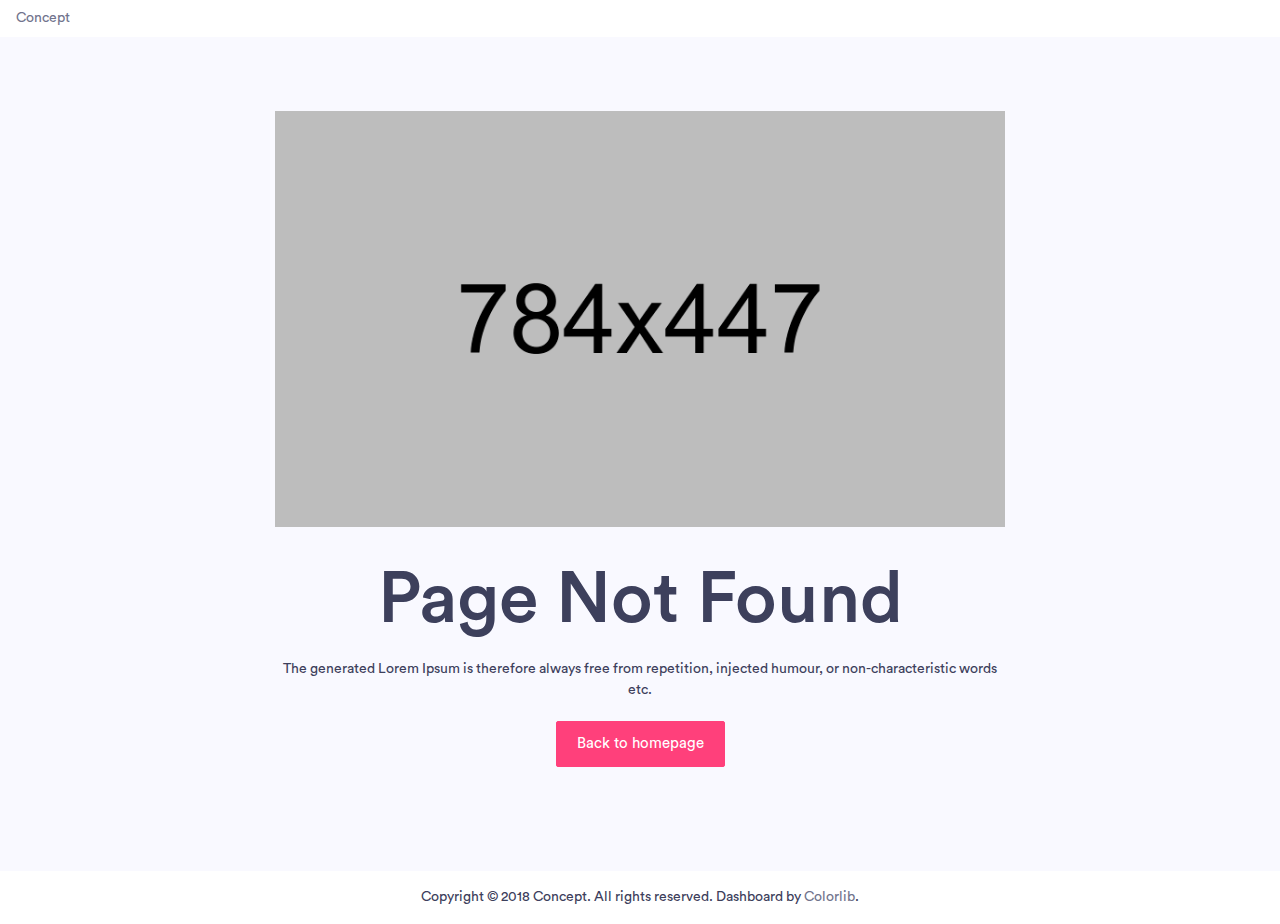
<file: pages/404-page.html>
<!doctype html>
<html lang="en">
 
<head>
    <!-- Required meta tags -->
    <meta charset="utf-8">
    <meta name="viewport" content="width=device-width, initial-scale=1, shrink-to-fit=no">
    <title>Concept - Bootstrap 4 Admin Dashboard Template</title>
    <!-- Bootstrap CSS -->
    <link rel="stylesheet" href="../assets/vendor/bootstrap/css/bootstrap.min.css">
    <link href="../assets/vendor/fonts/circular-std/style.css" rel="stylesheet">
    <link rel="stylesheet" href="../assets/libs/css/style.css">
    <link rel="stylesheet" href="../assets/vendor/fonts/fontawesome/css/fontawesome-all.css">
</head>

<body>
    <!-- ============================================================== -->
    <!-- main wrapper -->
    <!-- ============================================================== -->
    <div class="dashboard-main-wrapper p-0">
        <!-- ============================================================== -->
        <!-- navbar -->
        <!-- ============================================================== -->
        <nav class="navbar navbar-expand dashboard-top-header bg-white">
            <div class="container-fluid">
                <!-- ============================================================== -->
                <!-- brand logo -->
                <!-- ============================================================== -->
                <div class="dashboard-nav-brand">
                    <a class="dashboard-logo" href="../index.html">Concept</a>
                </div>
                <!-- ============================================================== -->
                <!-- end brand logo -->
                <!-- ============================================================== -->
            </div>
        </nav>
        <!-- ============================================================== -->
        <!-- end navbar -->
        <!-- ============================================================== -->
        <!-- ============================================================== -->
        <!-- wrapper  -->
        <!-- ============================================================== -->
        <div class="bg-light text-center">
            <div class="container">
                <div class="row">
                    <div class="offset-xl-2 col-xl-8 offset-lg-2 col-lg-8 col-md-12 col-sm-12 col-12">
                        <div class="error-section">
                            <img src="../assets/images/error-img.png" alt="" class="img-fluid">
                            <div class="error-section-content">
                                <h1 class="display-3">Page Not Found</h1>
                                <p> The generated Lorem Ipsum is therefore always free from repetition, injected humour, or non-characteristic words etc.</p>
                                <a href="../index.html" class="btn btn-secondary btn-lg">Back to homepage</a>
                            </div>
                        </div>
                    </div>
                </div>
            </div>
            <!-- ============================================================== -->
            <!-- footer -->
            <!-- ============================================================== -->
            <div class="bg-white p-3">
                <div class="container-fluid">
                    <div class="row">
                        <div class="col-xl-12 col-lg-12 col-md-12 col-sm-12 col-12 text-dark text-center">
                            Copyright © 2018 Concept. All rights reserved. Dashboard by <a href="https://colorlib.com/wp/">Colorlib</a>.
                        </div>
                    </div>
                </div>
            </div>
            <!-- ============================================================== -->
            <!-- end footer -->
            <!-- ============================================================== -->
            <!-- ============================================================== -->
            <!-- end wrapper -->
            <!-- ============================================================== -->
            <!-- ============================================================== -->
            <!-- end footer -->
            <!-- ============================================================== -->
        </div>
    </div>
    <!-- ============================================================== -->
    <!-- end main wrapper -->
    <!-- ============================================================== -->
    <!-- ============================================================== -->
    <!-- end main wrapper -->
    <!-- ============================================================== -->
    <!-- Optional JavaScript -->
    <script src="../assets/vendor/jquery/jquery-3.3.1.min.js"></script>
    <script src="../assets/vendor/bootstrap/js/bootstrap.bundle.js"></script>
    <script src="../assets/vendor/slimscroll/jquery.slimscroll.js"></script>
    <script src="../assets/libs/js/main-js.js"></script>
</body>
 
</html>
</file>
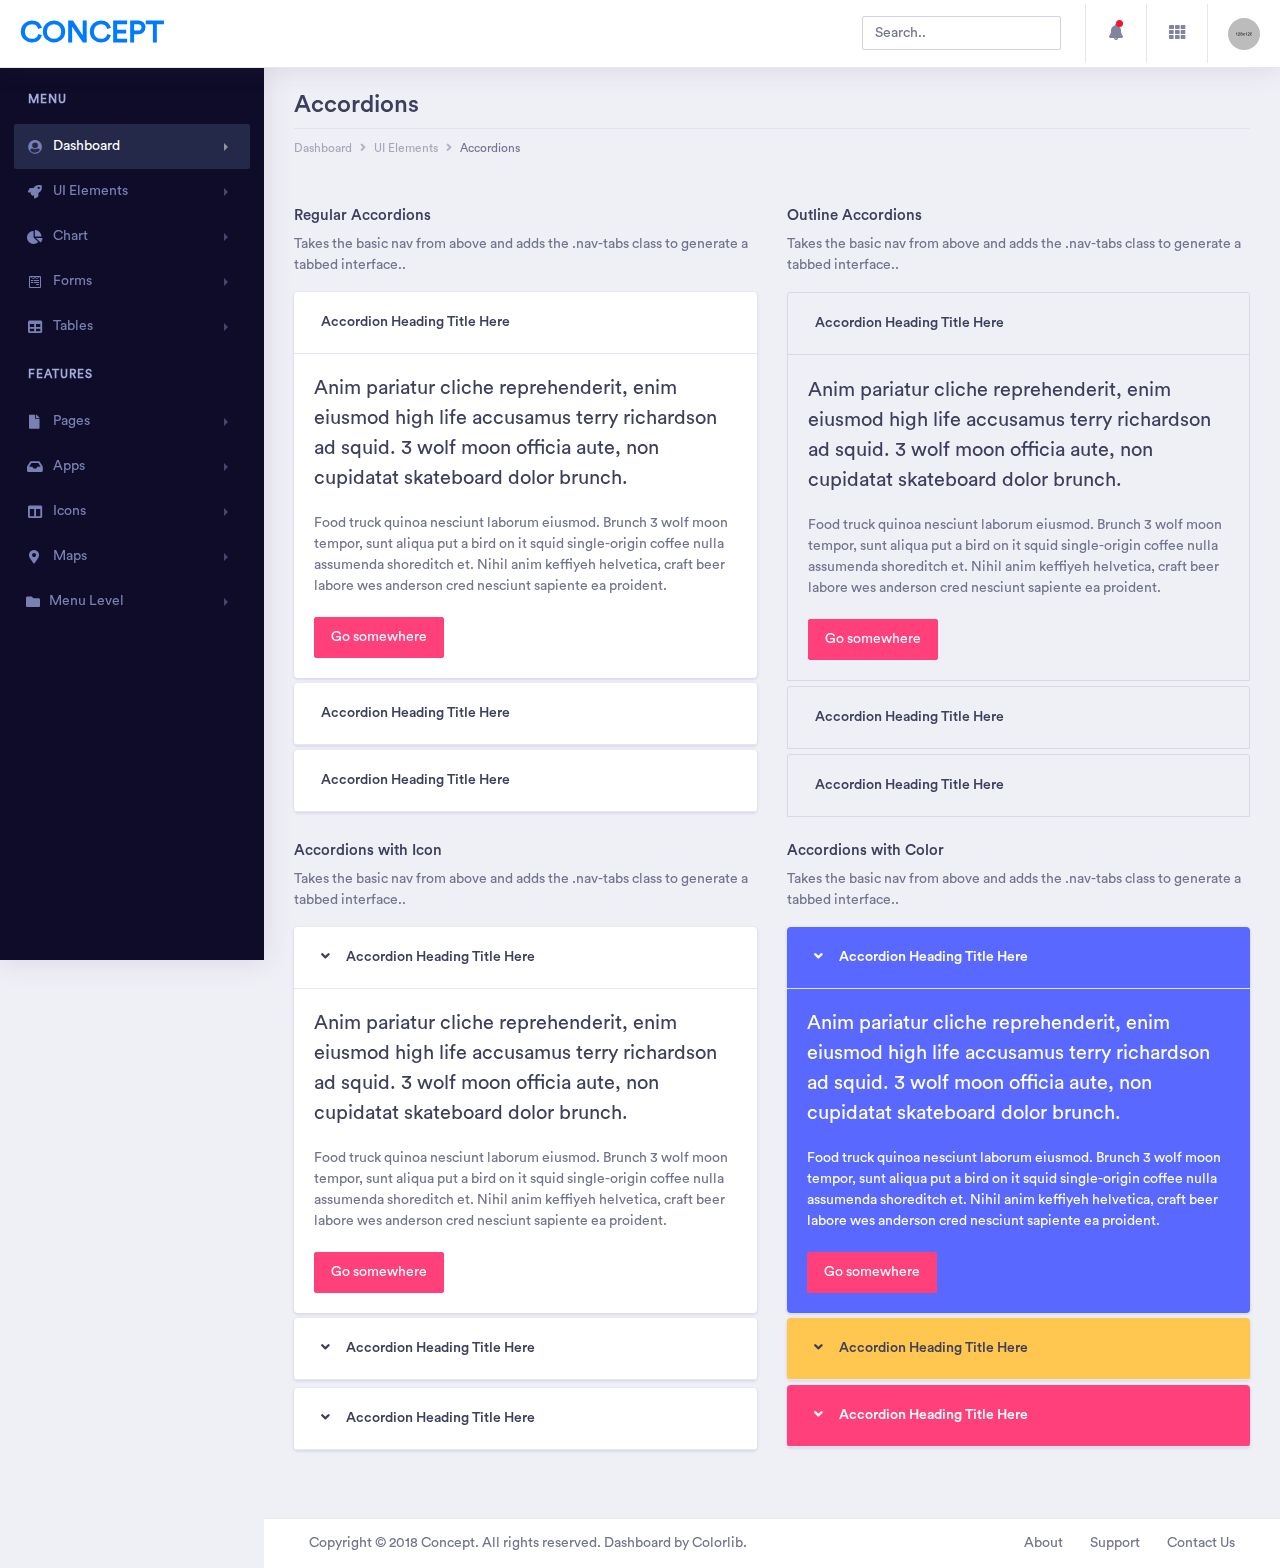
<file: pages/accordions.html>
<!doctype html>
<html lang="en">
 
<head>
    <!-- Required meta tags -->
    <meta charset="utf-8">
    <meta name="viewport" content="width=device-width, initial-scale=1, shrink-to-fit=no">
    <title>Concept - Bootstrap 4 Admin Dashboard Template</title>
    <!-- Bootstrap CSS -->
    <link rel="stylesheet" href="../assets/vendor/bootstrap/css/bootstrap.min.css">
    <link href="../assets/vendor/fonts/circular-std/style.css" rel="stylesheet">
    <link rel="stylesheet" href="../assets/libs/css/style.css">
    <link rel="stylesheet" href="../assets/vendor/fonts/fontawesome/css/fontawesome-all.css">
</head>

<body>
    <!-- ============================================================== -->
    <!-- main wrapper -->
    <!-- ============================================================== -->
    <div class="dashboard-main-wrapper">
       <!-- ============================================================== -->
        <!-- navbar -->
        <!-- ============================================================== -->
        <div class="dashboard-header">
            <nav class="navbar navbar-expand-lg bg-white fixed-top">
                <a class="navbar-brand" href="../index.html">Concept</a>
                <button class="navbar-toggler" type="button" data-toggle="collapse" data-target="#navbarSupportedContent" aria-controls="navbarSupportedContent" aria-expanded="false" aria-label="Toggle navigation">
                    <span class="navbar-toggler-icon"></span>
                </button>
                <div class="collapse navbar-collapse" id="navbarSupportedContent">
                    <ul class="navbar-nav ml-auto navbar-right-top">
                        <li class="nav-item">
                            <div id="custom-search" class="top-search-bar">
                                <input class="form-control" type="text" placeholder="Search..">
                            </div>
                        </li>
                        <li class="nav-item dropdown notification">
                            <a class="nav-link nav-icons" href="#" id="navbarDropdownMenuLink1" data-toggle="dropdown" aria-haspopup="true" aria-expanded="false"><i class="fas fa-fw fa-bell"></i> <span class="indicator"></span></a>
                            <ul class="dropdown-menu dropdown-menu-right notification-dropdown">
                                <li>
                                    <div class="notification-title"> Notification</div>
                                    <div class="notification-list">
                                        <div class="list-group">
                                            <a href="#" class="list-group-item list-group-item-action active">
                                                <div class="notification-info">
                                                    <div class="notification-list-user-img"><img src="../assets/images/avatar-2.jpg" alt="" class="user-avatar-md rounded-circle"></div>
                                                    <div class="notification-list-user-block"><span class="notification-list-user-name">Jeremy Rakestraw</span>accepted your invitation to join the team.
                                                        <div class="notification-date">2 min ago</div>
                                                    </div>
                                                </div>
                                            </a>
                                            <a href="#" class="list-group-item list-group-item-action">
                                                <div class="notification-info">
                                                    <div class="notification-list-user-img"><img src="../assets/images/avatar-3.jpg" alt="" class="user-avatar-md rounded-circle"></div>
                                                    <div class="notification-list-user-block"><span class="notification-list-user-name">
John Abraham</span>is now following you
                                                        <div class="notification-date">2 days ago</div>
                                                    </div>
                                                </div>
                                            </a>
                                            <a href="#" class="list-group-item list-group-item-action">
                                                <div class="notification-info">
                                                    <div class="notification-list-user-img"><img src="../assets/images/avatar-4.jpg" alt="" class="user-avatar-md rounded-circle"></div>
                                                    <div class="notification-list-user-block"><span class="notification-list-user-name">Monaan Pechi</span> is watching your main repository
                                                        <div class="notification-date">2 min ago</div>
                                                    </div>
                                                </div>
                                            </a>
                                            <a href="#" class="list-group-item list-group-item-action">
                                                <div class="notification-info">
                                                    <div class="notification-list-user-img"><img src="../assets/images/avatar-5.jpg" alt="" class="user-avatar-md rounded-circle"></div>
                                                    <div class="notification-list-user-block"><span class="notification-list-user-name">Jessica Caruso</span>accepted your invitation to join the team.
                                                        <div class="notification-date">2 min ago</div>
                                                    </div>
                                                </div>
                                            </a>
                                        </div>
                                    </div>
                                </li>
                                <li>
                                    <div class="list-footer"> <a href="#">View all notifications</a></div>
                                </li>
                            </ul>
                        </li>
                        <li class="nav-item dropdown connection">
                            <a class="nav-link" href="#" id="navbarDropdown" role="button" data-toggle="dropdown" aria-haspopup="true" aria-expanded="false"> <i class="fas fa-fw fa-th"></i> </a>
                            <ul class="dropdown-menu dropdown-menu-right connection-dropdown">
                                <li class="connection-list">
                                    <div class="row">
                                        <div class="col-xl-4 col-lg-4 col-md-6 col-sm-12 col-12 ">
                                            <a href="#" class="connection-item"><img src="../assets/images/github.png" alt="" > <span>Github</span></a>
                                        </div>
                                        <div class="col-xl-4 col-lg-4 col-md-6 col-sm-12 col-12 ">
                                            <a href="#" class="connection-item"><img src="../assets/images/dribbble.png" alt="" > <span>Dribbble</span></a>
                                        </div>
                                        <div class="col-xl-4 col-lg-4 col-md-6 col-sm-12 col-12 ">
                                            <a href="#" class="connection-item"><img src="../assets/images/dropbox.png" alt="" > <span>Dropbox</span></a>
                                        </div>
                                    </div>
                                    <div class="row">
                                        <div class="col-xl-4 col-lg-4 col-md-6 col-sm-12 col-12 ">
                                            <a href="#" class="connection-item"><img src="../assets/images/bitbucket.png" alt=""> <span>Bitbucket</span></a>
                                        </div>
                                        <div class="col-xl-4 col-lg-4 col-md-6 col-sm-12 col-12 ">
                                            <a href="#" class="connection-item"><img src="../assets/images/mail_chimp.png" alt="" ><span>Mail chimp</span></a>
                                        </div>
                                        <div class="col-xl-4 col-lg-4 col-md-6 col-sm-12 col-12 ">
                                            <a href="#" class="connection-item"><img src="../assets/images/slack.png" alt="" > <span>Slack</span></a>
                                        </div>
                                    </div>
                                </li>
                                <li>
                                    <div class="conntection-footer"><a href="#">More</a></div>
                                </li>
                            </ul>
                        </li>
                        <li class="nav-item dropdown nav-user">
                            <a class="nav-link nav-user-img" href="#" id="navbarDropdownMenuLink2" data-toggle="dropdown" aria-haspopup="true" aria-expanded="false"><img src="../assets/images/avatar-1.jpg" alt="" class="user-avatar-md rounded-circle"></a>
                            <div class="dropdown-menu dropdown-menu-right nav-user-dropdown" aria-labelledby="navbarDropdownMenuLink2">
                                <div class="nav-user-info">
                                    <h5 class="mb-0 text-white nav-user-name">
John Abraham</h5>
                                    <span class="status"></span><span class="ml-2">Available</span>
                                </div>
                                <a class="dropdown-item" href="#"><i class="fas fa-user mr-2"></i>Account</a>
                                <a class="dropdown-item" href="#"><i class="fas fa-cog mr-2"></i>Setting</a>
                                <a class="dropdown-item" href="#"><i class="fas fa-power-off mr-2"></i>Logout</a>
                            </div>
                        </li>
                    </ul>
                </div>
            </nav>
        </div>
        <!-- ============================================================== -->
        <!-- end navbar -->
        <!-- ============================================================== -->
        <!-- ============================================================== -->
        <!-- left sidebar -->
        <!-- ============================================================== -->
        <div class="nav-left-sidebar sidebar-dark">
            <div class="menu-list">
                <nav class="navbar navbar-expand-lg navbar-light">
                    <a class="d-xl-none d-lg-none" href="#">Dashboard</a>
                    <button class="navbar-toggler" type="button" data-toggle="collapse" data-target="#navbarNav" aria-controls="navbarNav" aria-expanded="false" aria-label="Toggle navigation">
                        <span class="navbar-toggler-icon"></span>
                    </button>
                    <div class="collapse navbar-collapse" id="navbarNav">
                        <ul class="navbar-nav flex-column">
                            <li class="nav-divider">
                                Menu
                            </li>
                            <li class="nav-item ">
                                <a class="nav-link active" href="#" data-toggle="collapse" aria-expanded="false" data-target="#submenu-1" aria-controls="submenu-1"><i class="fa fa-fw fa-user-circle"></i>Dashboard <span class="badge badge-success">6</span></a>
                                <div id="submenu-1" class="collapse submenu" style="">
                                    <ul class="nav flex-column">
                                        <li class="nav-item">
                                            <a class="nav-link" href="index.html" data-toggle="collapse" aria-expanded="false" data-target="#submenu-1-2" aria-controls="submenu-1-2">E-Commerce</a>
                                            <div id="submenu-1-2" class="collapse submenu" style="">
                                                <ul class="nav flex-column">
                                                    <li class="nav-item">
                                                        <a class="nav-link" href="../index.html">E Commerce Dashboard</a>
                                                    </li>
                                                    <li class="nav-item">
                                                        <a class="nav-link" href="../ecommerce-product.html">Product List</a>
                                                    </li>
                                                    <li class="nav-item">
                                                        <a class="nav-link" href="../ecommerce-product-single.html">Product Single</a>
                                                    </li>
                                                    <li class="nav-item">
                                                        <a class="nav-link" href="../ecommerce-product-checkout.html">Product Checkout</a>
                                                    </li>
                                                </ul>
                                            </div>
                                        </li>
                                        <li class="nav-item">
                                            <a class="nav-link" href="../dashboard-finance.html">Finance</a>
                                        </li>
                                        <li class="nav-item">
                                            <a class="nav-link" href="../dashboard-sales.html">Sales</a>
                                        </li>
                                        <li class="nav-item">
                                            <a class="nav-link" href="#" data-toggle="collapse" aria-expanded="false" data-target="#submenu-1-1" aria-controls="submenu-1-1">Infulencer</a>
                                            <div id="submenu-1-1" class="collapse submenu" style="">
                                                <ul class="nav flex-column">
                                                    <li class="nav-item">
                                                        <a class="nav-link" href="../dashboard-influencer.html">Influencer</a>
                                                    </li>
                                                    <li class="nav-item">
                                                        <a class="nav-link" href="../influencer-finder.html">Influencer Finder</a>
                                                    </li>
                                                    <li class="nav-item">
                                                        <a class="nav-link" href="../influencer-profile.html">Influencer Profile</a>
                                                    </li>
                                                </ul>
                                            </div>
                                        </li>
                                    </ul>
                                </div>
                            </li>
                            <li class="nav-item">
                                <a class="nav-link" href="#" data-toggle="collapse" aria-expanded="false" data-target="#submenu-2" aria-controls="submenu-2"><i class="fa fa-fw fa-rocket"></i>UI Elements</a>
                                <div id="submenu-2" class="collapse submenu" style="">
                                    <ul class="nav flex-column">
                                        <li class="nav-item">
                                            <a class="nav-link" href="cards.html">Cards <span class="badge badge-secondary">New</span></a>
                                        </li>
                                        <li class="nav-item">
                                            <a class="nav-link" href="general.html">General</a>
                                        </li>
                                        <li class="nav-item">
                                            <a class="nav-link" href="carousel.html">Carousel</a>
                                        </li>
                                        <li class="nav-item">
                                            <a class="nav-link" href="listgroup.html">List Group</a>
                                        </li>
                                        <li class="nav-item">
                                            <a class="nav-link" href="typography.html">Typography</a>
                                        </li>
                                        <li class="nav-item">
                                            <a class="nav-link" href="accordions.html">Accordions</a>
                                        </li>
                                        <li class="nav-item">
                                            <a class="nav-link" href="tabs.html">Tabs</a>
                                        </li>
                                    </ul>
                                </div>
                            </li>
                            <li class="nav-item">
                                <a class="nav-link" href="#" data-toggle="collapse" aria-expanded="false" data-target="#submenu-3" aria-controls="submenu-3"><i class="fas fa-fw fa-chart-pie"></i>Chart</a>
                                <div id="submenu-3" class="collapse submenu" style="">
                                    <ul class="nav flex-column">
                                        <li class="nav-item">
                                            <a class="nav-link" href="chart-c3.html">C3 Charts</a>
                                        </li>
                                        <li class="nav-item">
                                            <a class="nav-link" href="chart-chartist.html">Chartist Charts</a>
                                        </li>
                                        <li class="nav-item">
                                            <a class="nav-link" href="chart-charts.html">Chart</a>
                                        </li>
                                        <li class="nav-item">
                                            <a class="nav-link" href="chart-morris.html">Morris</a>
                                        </li>
                                        <li class="nav-item">
                                            <a class="nav-link" href="chart-sparkline.html">Sparkline</a>
                                        </li>
                                        <li class="nav-item">
                                            <a class="nav-link" href="chart-gauge.html">Guage</a>
                                        </li>
                                    </ul>
                                </div>
                            </li>
                            <li class="nav-item ">
                                <a class="nav-link" href="#" data-toggle="collapse" aria-expanded="false" data-target="#submenu-4" aria-controls="submenu-4"><i class="fab fa-fw fa-wpforms"></i>Forms</a>
                                <div id="submenu-4" class="collapse submenu" style="">
                                    <ul class="nav flex-column">
                                        <li class="nav-item">
                                            <a class="nav-link" href="form-elements.html">Form Elements</a>
                                        </li>
                                        <li class="nav-item">
                                            <a class="nav-link" href="form-validation.html">Parsely Validations</a>
                                        </li>
                                        <li class="nav-item">
                                            <a class="nav-link" href="multiselect.html">Multiselect</a>
                                        </li>
                                    </ul>
                                </div>
                            </li>
                            <li class="nav-item">
                                <a class="nav-link" href="#" data-toggle="collapse" aria-expanded="false" data-target="#submenu-5" aria-controls="submenu-5"><i class="fas fa-fw fa-table"></i>Tables</a>
                                <div id="submenu-5" class="collapse submenu" style="">
                                    <ul class="nav flex-column">
                                        <li class="nav-item">
                                            <a class="nav-link" href="general-table.html">General Tables</a>
                                        </li>
                                        <li class="nav-item">
                                            <a class="nav-link" href="data-tables.html">Data Tables</a>
                                        </li>
                                    </ul>
                                </div>
                            </li>
                            <li class="nav-divider">
                                Features
                            </li>
                            <li class="nav-item">
                                <a class="nav-link" href="#" data-toggle="collapse" aria-expanded="false" data-target="#submenu-6" aria-controls="submenu-6"><i class="fas fa-fw fa-file"></i>Pages</a>
                                <div id="submenu-6" class="collapse submenu" style="">
                                    <ul class="nav flex-column">
                                        <li class="nav-item">
                                            <a class="nav-link" href="invoice.html">Invoice</a>
                                        </li>
                                        <li class="nav-item">
                                            <a class="nav-link" href="blank-page.html">Blank Page</a>
                                        </li>
                                        <li class="nav-item">
                                            <a class="nav-link" href="blank-page-header.html">Blank Page Header</a>
                                        </li>
                                        <li class="nav-item">
                                            <a class="nav-link" href="login.html">Login</a>
                                        </li>
                                        <li class="nav-item">
                                            <a class="nav-link" href="404-page.html">404 page</a>
                                        </li>
                                        <li class="nav-item">
                                            <a class="nav-link" href="sign-up.html">Sign up Page</a>
                                        </li>
                                        <li class="nav-item">
                                            <a class="nav-link" href="forgot-password.html">Forgot Password</a>
                                        </li>
                                        <li class="nav-item">
                                            <a class="nav-link" href="pricing.html">Pricing Tables</a>
                                        </li>
                                        <li class="nav-item">
                                            <a class="nav-link" href="timeline.html">Timeline</a>
                                        </li>
                                        <li class="nav-item">
                                            <a class="nav-link" href="calendar.html">Calendar</a>
                                        </li>
                                        <li class="nav-item">
                                            <a class="nav-link" href="sortable-nestable-lists.html">Sortable/Nestable List</a>
                                        </li>
                                       <li class="nav-item">
                                            <a class="nav-link" href="widgets.html">Widgets</a>
                                        </li>
                                        <li class="nav-item">
                                            <a class="nav-link" href="media-object.html">Media Objects</a>
                                        </li>
                                        <li class="nav-item">
                                            <a class="nav-link" href="cropper-image.html">Cropper</a>
                                        </li>
                                        <li class="nav-item">
                                            <a class="nav-link" href="color-picker.html">Color Picker</a>
                                        </li>
                                    </ul>
                                </div>
                            </li>
                            <li class="nav-item">
                                <a class="nav-link" href="#" data-toggle="collapse" aria-expanded="false" data-target="#submenu-7" aria-controls="submenu-7"><i class="fas fa-fw fa-inbox"></i>Apps <span class="badge badge-secondary">New</span></a>
                                <div id="submenu-7" class="collapse submenu" style="">
                                    <ul class="nav flex-column">
                                        <li class="nav-item">
                                            <a class="nav-link" href="inbox.html">Inbox</a>
                                        </li>
                                        <li class="nav-item">
                                            <a class="nav-link" href="email-details.html">Email Detail</a>
                                        </li>
                                        <li class="nav-item">
                                            <a class="nav-link" href="email-compose.html">Email Compose</a>
                                        </li>
                                        <li class="nav-item">
                                            <a class="nav-link" href="message-chat.html">Message Chat</a>
                                        </li>
                                    </ul>
                                </div>
                            </li>
                            <li class="nav-item">
                                <a class="nav-link" href="#" data-toggle="collapse" aria-expanded="false" data-target="#submenu-8" aria-controls="submenu-8"><i class="fas fa-fw fa-columns"></i>Icons</a>
                                <div id="submenu-8" class="collapse submenu" style="">
                                    <ul class="nav flex-column">
                                        <li class="nav-item">
                                            <a class="nav-link" href="icon-fontawesome.html">FontAwesome Icons</a>
                                        </li>
                                        <li class="nav-item">
                                            <a class="nav-link" href="icon-material.html">Material Icons</a>
                                        </li>
                                        <li class="nav-item">
                                            <a class="nav-link" href="icon-simple-lineicon.html">Simpleline Icon</a>
                                        </li>
                                        <li class="nav-item">
                                            <a class="nav-link" href="icon-themify.html">Themify Icon</a>
                                        </li>
                                        <li class="nav-item">
                                            <a class="nav-link" href="icon-flag.html">Flag Icons</a>
                                        </li>
                                        <li class="nav-item">
                                            <a class="nav-link" href="icon-weather.html">Weather Icon</a>
                                        </li>
                                    </ul>
                                </div>
                            </li>
                            <li class="nav-item">
                                <a class="nav-link" href="#" data-toggle="collapse" aria-expanded="false" data-target="#submenu-9" aria-controls="submenu-9"><i class="fas fa-fw fa-map-marker-alt"></i>Maps</a>
                                <div id="submenu-9" class="collapse submenu" style="">
                                    <ul class="nav flex-column">
                                        <li class="nav-item">
                                            <a class="nav-link" href="map-google.html">Google Maps</a>
                                        </li>
                                        <li class="nav-item">
                                            <a class="nav-link" href="map-vector.html">Vector Maps</a>
                                        </li>
                                    </ul>
                                </div>
                            </li>
                            <li class="nav-item">
                                <a class="nav-link" href="#" data-toggle="collapse" aria-expanded="false" data-target="#submenu-10" aria-controls="submenu-10"><i class="fas fa-f fa-folder"></i>Menu Level</a>
                                <div id="submenu-10" class="collapse submenu" style="">
                                    <ul class="nav flex-column">
                                        <li class="nav-item">
                                            <a class="nav-link" href="#">Level 1</a>
                                        </li>
                                        <li class="nav-item">
                                            <a class="nav-link" href="#" data-toggle="collapse" aria-expanded="false" data-target="#submenu-11" aria-controls="submenu-11">Level 2</a>
                                            <div id="submenu-11" class="collapse submenu" style="">
                                                <ul class="nav flex-column">
                                                    <li class="nav-item">
                                                        <a class="nav-link" href="#">Level 1</a>
                                                    </li>
                                                    <li class="nav-item">
                                                        <a class="nav-link" href="#">Level 2</a>
                                                    </li>
                                                </ul>
                                            </div>
                                        </li>
                                        <li class="nav-item">
                                            <a class="nav-link" href="#">Level 3</a>
                                        </li>
                                    </ul>
                                </div>
                            </li>
                        </ul>
                    </div>
                </nav>
            </div>
        </div>
        <!-- ============================================================== -->
        <!-- end left sidebar -->
        <!-- ============================================================== -->
        <!-- ============================================================== -->
        <!-- wrapper  -->
        <!-- ============================================================== -->
        <div class="dashboard-wrapper">
            <div class="container-fluid dashboard-content">
                <!-- ============================================================== -->
                <!-- pageheader -->
                <!-- ============================================================== -->
                <div class="row">
                    <div class="col-xl-12 col-lg-12 col-md-12 col-sm-12 col-12">
                        <div class="page-header">
                            <h2 class="pageheader-title">Accordions </h2>
                            <p class="pageheader-text">Proin placerat ante duiullam scelerisque a velit ac porta, fusce sit amet vestibulum mi. Morbi lobortis pulvinar quam.</p>
                            <div class="page-breadcrumb">
                                <nav aria-label="breadcrumb">
                                    <ol class="breadcrumb">
                                        <li class="breadcrumb-item"><a href="#" class="breadcrumb-link">Dashboard</a></li>
                                        <li class="breadcrumb-item"><a href="#" class="breadcrumb-link">UI Elements</a></li>
                                        <li class="breadcrumb-item active" aria-current="page">Accordions</li>
                                    </ol>
                                </nav>
                            </div>
                        </div>
                    </div>
                </div>
                <!-- ============================================================== -->
                <!-- end pageheader -->
                <!-- ============================================================== -->
                <!-- ============================================================== -->
                <!-- accrodions -->
                <!-- ============================================================== -->
             
                    <div class="row">
                        <!-- ============================================================== -->
                        <!-- accrodions style one -->
                        <!-- ============================================================== -->
                        <div class="col-xl-6 col-lg-6 col-md-12 col-sm-12 col-12">
                            <div class="section-block">
                                <h5 class="section-title">Regular Accordions</h5>
                                <p>Takes the basic nav from above and adds the .nav-tabs class to generate a tabbed interface..</p>
                            </div>
                            <div class="accrodion-regular">
                                <div id="accordion">
                                    <div class="card">
                                        <div class="card-header" id="headingOne">
                                            <h5 class="mb-0">
                                               <button class="btn btn-link" data-toggle="collapse" data-target="#collapseOne" aria-expanded="true" aria-controls="collapseOne">
                                               Accordion Heading Title Here
                                               </button>
                                              </h5>
                                        </div>
                                        <div id="collapseOne" class="collapse show" aria-labelledby="headingOne" data-parent="#accordion">
                                            <div class="card-body">
                                                <p class="lead"> Anim pariatur cliche reprehenderit, enim eiusmod high life accusamus terry richardson ad squid. 3 wolf moon officia aute, non cupidatat skateboard dolor brunch.</p>
                                                <p> Food truck quinoa nesciunt laborum eiusmod. Brunch 3 wolf moon tempor, sunt aliqua put a bird on it squid single-origin coffee nulla assumenda shoreditch et. Nihil anim keffiyeh helvetica, craft beer labore wes anderson cred nesciunt sapiente ea proident.</p>
                                                <a href="#" class="btn btn-secondary">Go somewhere</a>
                                            </div>
                                        </div>
                                    </div>
                                    <div class="card">
                                        <div class="card-header" id="headingTwo">
                                            <h5 class="mb-0">
                                               <button class="btn btn-link collapsed" data-toggle="collapse" data-target="#collapseTwo" aria-expanded="false" aria-controls="collapseTwo">
                                                Accordion Heading Title Here
                                             </button>       </h5>
                                        </div>
                                        <div id="collapseTwo" class="collapse" aria-labelledby="headingTwo" data-parent="#accordion">
                                            <div class="card-body">
                                                Nihil anim keffiyeh helvetica, craft beer labore wes anderson cred nesciunt sapiente ea proident. Ad vegan excepteur butcher vice lomo. Leggings occaecat craft beer farm-to-table, raw denim aesthetic synth nesciunt you probably haven't heard of them accusamus labore sustainable VHS.
                                            </div>
                                        </div>
                                    </div>
                                    <div class="card">
                                        <div class="card-header" id="headingThree">
                                            <h5 class="mb-0">
                            <button class="btn btn-link collapsed" data-toggle="collapse" data-target="#collapseThree" aria-expanded="false" aria-controls="collapseThree">
                                 Accordion Heading Title Here
                                             </button>
                                                       </h5>
                                        </div>
                                        <div id="collapseThree" class="collapse" aria-labelledby="headingThree" data-parent="#accordion">
                                            <div class="card-body">
                                                Brunch 3 wolf moon tempor, sunt aliqua put a bird on it squid single-origin coffee nulla assumenda shoreditch et. Nihil anim keffiyeh helvetica, craft beer labore wes anderson cred nesciunt sapiente ea proident. Ad vegan excepteur butcher vice lomo. Leggings occaecat craft beer farm-to-tabhetic synth nesciunt you probably haven't heard of them accusamus labore sustainable VHS.
                                            </div>
                                        </div>
                                    </div>
                                </div>
                            </div>
                        </div>
                        <!-- ============================================================== -->
                        <!-- end accrodions style one -->
                        <!-- ============================================================== -->
                        <!-- ============================================================== -->
                        <!-- accrodions style two -->
                        <!-- ============================================================== -->
                        <div class="col-xl-6 col-lg-6 col-md-12 col-sm-12 col-12">
                            <div class="section-block">
                                <h5 class="section-title">Outline Accordions</h5>
                                <p>Takes the basic nav from above and adds the .nav-tabs class to generate a tabbed interface..</p>
                            </div>
                            <div class="accrodion-outline">
                                <div id="accordion2">
                                    <div class="card">
                                        <div class="card-header" id="headingFour">
                                            <h5 class="mb-0">
                                               <button class="btn btn-link" data-toggle="collapse" data-target="#collapseFour" aria-expanded="true" aria-controls="collapseFour">
                                               Accordion Heading Title Here
                                               </button>
                                              </h5>
                                        </div>
                                        <div id="collapseFour" class="collapse show" aria-labelledby="headingFour" data-parent="#accordion2">
                                            <div class="card-body">
                                                <p class="lead"> Anim pariatur cliche reprehenderit, enim eiusmod high life accusamus terry richardson ad squid. 3 wolf moon officia aute, non cupidatat skateboard dolor brunch.</p>
                                                <p> Food truck quinoa nesciunt laborum eiusmod. Brunch 3 wolf moon tempor, sunt aliqua put a bird on it squid single-origin coffee nulla assumenda shoreditch et. Nihil anim keffiyeh helvetica, craft beer labore wes anderson cred nesciunt sapiente ea proident.</p>
                                                <a href="#" class="btn btn-secondary">Go somewhere</a>
                                            </div>
                                        </div>
                                    </div>
                                    <div class="card">
                                        <div class="card-header" id="headingFive">
                                            <h5 class="mb-0">
                                               <button class="btn btn-link collapsed" data-toggle="collapse" data-target="#collapseFive" aria-expanded="false" aria-controls="collapseFive">
                                                Accordion Heading Title Here
                                             </button>       </h5>
                                        </div>
                                        <div id="collapseFive" class="collapse" aria-labelledby="headingFive" data-parent="#accordion2">
                                            <div class="card-body">
                                                Nihil anim keffiyeh helvetica, craft beer labore wes anderson cred nesciunt sapiente ea proident. Ad vegan excepteur butcher vice lomo. Leggings occaecat craft beer farm-to-table, raw denim aesthetic synth nesciunt you probably haven't heard of them accusamus labore sustainable VHS.
                                            </div>
                                        </div>
                                    </div>
                                    <div class="card">
                                        <div class="card-header" id="headingSix">
                                            <h5 class="mb-0">
                            <button class="btn btn-link collapsed" data-toggle="collapse" data-target="#collapseSix" aria-expanded="false" aria-controls="collapseSix">
                                 Accordion Heading Title Here
                                             </button>
                                                       </h5>
                                        </div>
                                        <div id="collapseSix" class="collapse" aria-labelledby="headingSix" data-parent="#accordion2">
                                            <div class="card-body">
                                                Brunch 3 wolf moon tempor, sunt aliqua put a bird on it squid single-origin coffee nulla assumenda shoreditch et. Nihil anim keffiyeh helvetica, craft beer labore wes anderson cred nesciunt sapiente ea proident. Ad vegan excepteur butcher vice lomo. Leggings occaecat craft beer farm-to-tabhetic synth nesciunt you probably haven't heard of them accusamus labore sustainable VHS.
                                            </div>
                                        </div>
                                    </div>
                                </div>
                            </div>
                        </div>
                        <!-- ============================================================== -->
                        <!-- end accrodions style two -->
                        <!-- ============================================================== -->
                        <!-- ============================================================== -->
                        <!-- accrodions style three -->
                        <!-- ============================================================== -->
                        <div class="col-xl-6 col-lg-6 col-md-12 col-sm-12 col-12">
                            <div class="section-block">
                                <h5 class="section-title">Accordions with Icon</h5>
                                <p>Takes the basic nav from above and adds the .nav-tabs class to generate a tabbed interface..</p>
                            </div>
                            <div class="accrodion-regular">
                                <div id="accordion3">
                                    <div class="card">
                                        <div class="card-header" id="headingSeven">
                                            <h5 class="mb-0">
                                               <button class="btn btn-link" data-toggle="collapse" data-target="#collapseSeven" aria-expanded="true" aria-controls="collapseSeven">
                                                 <span class="fas fa-angle-down mr-3"></span>Accordion Heading Title Here
                                               </button>
                                              </h5>
                                        </div>
                                        <div id="collapseSeven" class="collapse show" aria-labelledby="headingSeven" data-parent="#accordion3">
                                            <div class="card-body">
                                                <p class="lead"> Anim pariatur cliche reprehenderit, enim eiusmod high life accusamus terry richardson ad squid. 3 wolf moon officia aute, non cupidatat skateboard dolor brunch.</p>
                                                <p> Food truck quinoa nesciunt laborum eiusmod. Brunch 3 wolf moon tempor, sunt aliqua put a bird on it squid single-origin coffee nulla assumenda shoreditch et. Nihil anim keffiyeh helvetica, craft beer labore wes anderson cred nesciunt sapiente ea proident.</p>
                                                <a href="#" class="btn btn-secondary">Go somewhere</a>
                                            </div>
                                        </div>
                                    </div>
                                    <div class="card mb-2">
                                        <div class="card-header" id="headingEight">
                                            <h5 class="mb-0">
                                               <button class="btn btn-link collapsed" data-toggle="collapse" data-target="#collapseEight" aria-expanded="false" aria-controls="collapseEight">
                                                 <span class="fas fa-angle-down mr-3"></span>Accordion Heading Title Here
                                             </button>       </h5>
                                        </div>
                                        <div id="collapseEight" class="collapse" aria-labelledby="headingEight" data-parent="#accordion3">
                                            <div class="card-body">
                                                Nihil anim keffiyeh helvetica, craft beer labore wes anderson cred nesciunt sapiente ea proident. Ad vegan excepteur butcher vice lomo. Leggings occaecat craft beer farm-to-table, raw denim aesthetic synth nesciunt you probably haven't heard of them accusamus labore sustainable VHS.
                                            </div>
                                        </div>
                                    </div>
                                    <div class="card mb-2">
                                        <div class="card-header" id="headingNine">
                                            <h5 class="mb-0">
                            <button class="btn btn-link collapsed" data-toggle="collapse" data-target="#collapseNine" aria-expanded="false" aria-controls="collapseNine">
                                  <span class="fas fa-angle-down mr-3"></span>Accordion Heading Title Here
                                             </button>
                                                       </h5>
                                        </div>
                                        <div id="collapseNine" class="collapse" aria-labelledby="headingNine" data-parent="#accordion3">
                                            <div class="card-body">
                                                Brunch 3 wolf moon tempor, sunt aliqua put a bird on it squid single-origin coffee nulla assumenda shoreditch et. Nihil anim keffiyeh helvetica, craft beer labore wes anderson cred nesciunt sapiente ea proident. Ad vegan excepteur butcher vice lomo. Leggings occaecat craft beer farm-to-tabhetic synth nesciunt you probably haven't heard of them accusamus labore sustainable VHS.
                                            </div>
                                        </div>
                                    </div>
                                </div>
                            </div>
                        </div>
                        <!-- ============================================================== -->
                        <!-- end accrodions style two -->
                        <!-- ============================================================== -->
                        <!-- ============================================================== -->
                        <!-- accrodions style four -->
                        <!-- ============================================================== -->
                        <div class="col-xl-6 col-lg-6 col-md-12 col-sm-12 col-12">
                            <div class="section-block">
                                <h5 class="section-title">Accordions with Color</h5>
                                <p>Takes the basic nav from above and adds the .nav-tabs class to generate a tabbed interface..</p>
                            </div>
                            <div class="accrodion-regular">
                                <div id="accordion4">
                                    <div class="card bg-primary">
                                        <div class="card-header" id="headingTen">
                                            <h5 class="mb-0">
                                               <button class="btn btn-link text-white" data-toggle="collapse" data-target="#collapseTen" aria-expanded="true" aria-controls="collapseTen">
                                                 <span class="fas fa-angle-down mr-3"></span>Accordion Heading Title Here
                                               </button>
                                              </h5>
                                        </div>
                                        <div id="collapseTen" class="collapse show" aria-labelledby="headingTen" data-parent="#accordion4">
                                            <div class="card-body">
                                                <p class="lead text-white"> Anim pariatur cliche reprehenderit, enim eiusmod high life accusamus terry richardson ad squid. 3 wolf moon officia aute, non cupidatat skateboard dolor brunch.</p>
                                                <p> Food truck quinoa nesciunt laborum eiusmod. Brunch 3 wolf moon tempor, sunt aliqua put a bird on it squid single-origin coffee nulla assumenda shoreditch et. Nihil anim keffiyeh helvetica, craft beer labore wes anderson cred nesciunt sapiente ea proident.</p>
                                                <a href="#" class="btn btn-secondary">Go somewhere</a>
                                            </div>
                                        </div>
                                    </div>
                                    <div class="card bg-brand ">
                                        <div class="card-header" id="headingEleven">
                                            <h5 class="mb-0">
                                               <button class="btn btn-link collapsed" data-toggle="collapse" data-target="#collapseEleven" aria-expanded="false" aria-controls="collapseEleven">
                                                 <span class="fas fa-angle-down mr-3"></span>Accordion Heading Title Here
                                             </button>       </h5>
                                        </div>
                                        <div id="collapseEleven" class="collapse" aria-labelledby="headingEleven" data-parent="#accordion4">
                                            <div class="card-body">
                                                Nihil anim keffiyeh helvetica, craft beer labore wes anderson cred nesciunt sapiente ea proident. Ad vegan excepteur butcher vice lomo. Leggings occaecat craft beer farm-to-table, raw denim aesthetic synth nesciunt you probably haven't heard of them accusamus labore sustainable VHS.
                                            </div>
                                        </div>
                                    </div>
                                    <div class="card bg-secondary">
                                        <div class="card-header" id="headingTwelve">
                                            <h5 class="mb-0">
                            <button class="btn btn-link collapsed text-white" data-toggle="collapse" data-target="#collapseTwelve" aria-expanded="false" aria-controls="collapseTwelve">
                                  <span class="fas fa-angle-down mr-3"></span>Accordion Heading Title Here
                                             </button>
                                                       </h5>
                                        </div>
                                        <div id="collapseTwelve" class="collapse" aria-labelledby="headingTwelve" data-parent="#accordion4">
                                            <div class="card-body">
                                                Brunch 3 wolf moon tempor, sunt aliqua put a bird on it squid single-origin coffee nulla assumenda shoreditch et. Nihil anim keffiyeh helvetica, craft beer labore wes anderson cred nesciunt sapiente ea proident. Ad vegan excepteur butcher vice lomo. Leggings occaecat craft beer farm-to-tabhetic synth nesciunt you probably haven't heard of them accusamus labore sustainable VHS.
                                            </div>
                                        </div>
                                    </div>
                                </div>
                            </div>
                        </div>
                        <!-- ============================================================== -->
                        <!-- end accrodions style four -->
                        <!-- ============================================================== -->
                    </div>
              
            </div>
            <!-- ============================================================== -->
            <!-- footer -->
            <!-- ============================================================== -->
            <div class="footer">
                <div class="container-fluid">
                    <div class="row">
                        <div class="col-xl-6 col-lg-6 col-md-12 col-sm-12 col-12">
                            Copyright © 2018 Concept. All rights reserved. Dashboard by <a href="https://colorlib.com/wp/">Colorlib</a>.
                        </div>
                        <div class="col-xl-6 col-lg-6 col-md-12 col-sm-12 col-12">
                            <div class="text-md-right footer-links d-none d-sm-block">
                                <a href="javascript: void(0);">About</a>
                                <a href="javascript: void(0);">Support</a>
                                <a href="javascript: void(0);">Contact Us</a>
                            </div>
                        </div>
                    </div>
                </div>
            </div>
            <!-- ============================================================== -->
            <!-- end footer -->
            <!-- ============================================================== -->
        </div>
        <!-- ============================================================== -->
        <!-- end wrapper -->
        <!-- ============================================================== -->
    </div>
    <!-- ============================================================== -->
    <!-- end main wrapper -->
    <!-- ============================================================== -->
    <!-- Optional JavaScript -->
    <script src="../assets/vendor/jquery/jquery-3.3.1.min.js"></script>
    <script src="../assets/vendor/bootstrap/js/bootstrap.bundle.js"></script>
    <script src="../assets/vendor/slimscroll/jquery.slimscroll.js"></script>
    <script src="../assets/libs/js/main-js.js"></script>
  
    <script>
    $('.collapse').on('shown.bs.collapse', function() {
        $(this).parent().find(".fa-angle-down").removeClass("fa-angle-down").addClass("fa-angle-up");
    }).on('hidden.bs.collapse', function() {
        $(this).parent().find(".fa-angle-up").removeClass("fa-angle-up").addClass("fa-angle-down");
    });

    $('.panel-heading a').click(function() {
        $('.panel-heading').removeClass('active');

        //If the panel was open and would be closed by this click, do not active it
        if (!$(this).closest('.panel').find('.panel-collapse').hasClass('in'))
            $(this).parents('.panel-heading').addClass('active');
    });
    </script>
</body>
 
</html>
</file>
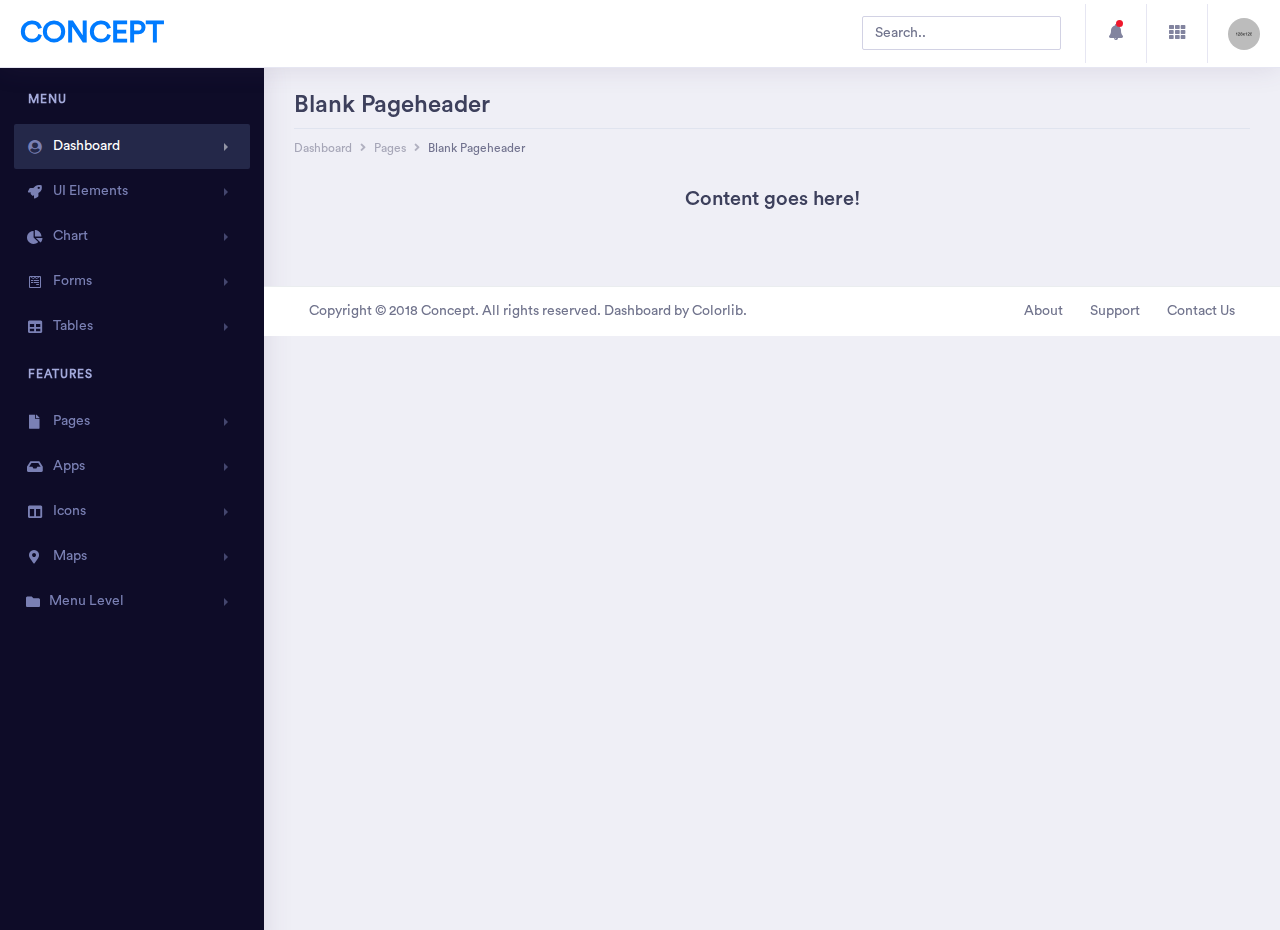
<file: pages/blank-page-header.html>
<!doctype html>
<html lang="en">

 
<head>
    <!-- Required meta tags -->
    <meta charset="utf-8">
    <meta name="viewport" content="width=device-width, initial-scale=1, shrink-to-fit=no">
    <title>Concept - Bootstrap 4 Admin Dashboard Template</title>
    <!-- Bootstrap CSS -->
    <link rel="stylesheet" href="../assets/vendor/bootstrap/css/bootstrap.min.css">
    <link href="../assets/vendor/fonts/circular-std/style.css" rel="stylesheet">
    <link rel="stylesheet" href="../assets/libs/css/style.css">
    <link rel="stylesheet" href="../assets/vendor/fonts/fontawesome/css/fontawesome-all.css">
</head>

<body>
    <!-- ============================================================== -->
    <!-- main wrapper -->
    <!-- ============================================================== -->
    <div class="dashboard-main-wrapper">
        <!-- ============================================================== -->
        <!-- navbar -->
        <!-- ============================================================== -->
       <div class="dashboard-header">
            <nav class="navbar navbar-expand-lg bg-white fixed-top">
                <a class="navbar-brand" href="../index.html">Concept</a>
                <button class="navbar-toggler" type="button" data-toggle="collapse" data-target="#navbarSupportedContent" aria-controls="navbarSupportedContent" aria-expanded="false" aria-label="Toggle navigation">
                    <span class="navbar-toggler-icon"></span>
                </button>
                <div class="collapse navbar-collapse" id="navbarSupportedContent">
                    <ul class="navbar-nav ml-auto navbar-right-top">
                        <li class="nav-item">
                            <div id="custom-search" class="top-search-bar">
                                <input class="form-control" type="text" placeholder="Search..">
                            </div>
                        </li>
                        <li class="nav-item dropdown notification">
                            <a class="nav-link nav-icons" href="#" id="navbarDropdownMenuLink1" data-toggle="dropdown" aria-haspopup="true" aria-expanded="false"><i class="fas fa-fw fa-bell"></i> <span class="indicator"></span></a>
                            <ul class="dropdown-menu dropdown-menu-right notification-dropdown">
                                <li>
                                    <div class="notification-title"> Notification</div>
                                    <div class="notification-list">
                                        <div class="list-group">
                                            <a href="#" class="list-group-item list-group-item-action active">
                                                <div class="notification-info">
                                                    <div class="notification-list-user-img"><img src="../assets/images/avatar-2.jpg" alt="" class="user-avatar-md rounded-circle"></div>
                                                    <div class="notification-list-user-block"><span class="notification-list-user-name">Jeremy Rakestraw</span>accepted your invitation to join the team.
                                                        <div class="notification-date">2 min ago</div>
                                                    </div>
                                                </div>
                                            </a>
                                            <a href="#" class="list-group-item list-group-item-action">
                                                <div class="notification-info">
                                                    <div class="notification-list-user-img"><img src="../assets/images/avatar-3.jpg" alt="" class="user-avatar-md rounded-circle"></div>
                                                    <div class="notification-list-user-block"><span class="notification-list-user-name">
John Abraham</span>is now following you
                                                        <div class="notification-date">2 days ago</div>
                                                    </div>
                                                </div>
                                            </a>
                                            <a href="#" class="list-group-item list-group-item-action">
                                                <div class="notification-info">
                                                    <div class="notification-list-user-img"><img src="../assets/images/avatar-4.jpg" alt="" class="user-avatar-md rounded-circle"></div>
                                                    <div class="notification-list-user-block"><span class="notification-list-user-name">Monaan Pechi</span> is watching your main repository
                                                        <div class="notification-date">2 min ago</div>
                                                    </div>
                                                </div>
                                            </a>
                                            <a href="#" class="list-group-item list-group-item-action">
                                                <div class="notification-info">
                                                    <div class="notification-list-user-img"><img src="../assets/images/avatar-5.jpg" alt="" class="user-avatar-md rounded-circle"></div>
                                                    <div class="notification-list-user-block"><span class="notification-list-user-name">Jessica Caruso</span>accepted your invitation to join the team.
                                                        <div class="notification-date">2 min ago</div>
                                                    </div>
                                                </div>
                                            </a>
                                        </div>
                                    </div>
                                </li>
                                <li>
                                    <div class="list-footer"> <a href="#">View all notifications</a></div>
                                </li>
                            </ul>
                        </li>
                        <li class="nav-item dropdown connection">
                            <a class="nav-link" href="#" id="navbarDropdown" role="button" data-toggle="dropdown" aria-haspopup="true" aria-expanded="false"> <i class="fas fa-fw fa-th"></i> </a>
                            <ul class="dropdown-menu dropdown-menu-right connection-dropdown">
                                <li class="connection-list">
                                    <div class="row">
                                        <div class="col-xl-4 col-lg-4 col-md-6 col-sm-12 col-12 ">
                                            <a href="#" class="connection-item"><img src="../assets/images/github.png" alt="" > <span>Github</span></a>
                                        </div>
                                        <div class="col-xl-4 col-lg-4 col-md-6 col-sm-12 col-12 ">
                                            <a href="#" class="connection-item"><img src="../assets/images/dribbble.png" alt="" > <span>Dribbble</span></a>
                                        </div>
                                        <div class="col-xl-4 col-lg-4 col-md-6 col-sm-12 col-12 ">
                                            <a href="#" class="connection-item"><img src="../assets/images/dropbox.png" alt="" > <span>Dropbox</span></a>
                                        </div>
                                    </div>
                                    <div class="row">
                                        <div class="col-xl-4 col-lg-4 col-md-6 col-sm-12 col-12 ">
                                            <a href="#" class="connection-item"><img src="../assets/images/bitbucket.png" alt=""> <span>Bitbucket</span></a>
                                        </div>
                                        <div class="col-xl-4 col-lg-4 col-md-6 col-sm-12 col-12 ">
                                            <a href="#" class="connection-item"><img src="../assets/images/mail_chimp.png" alt="" ><span>Mail chimp</span></a>
                                        </div>
                                        <div class="col-xl-4 col-lg-4 col-md-6 col-sm-12 col-12 ">
                                            <a href="#" class="connection-item"><img src="../assets/images/slack.png" alt="" > <span>Slack</span></a>
                                        </div>
                                    </div>
                                </li>
                                <li>
                                    <div class="conntection-footer"><a href="#">More</a></div>
                                </li>
                            </ul>
                        </li>
                        <li class="nav-item dropdown nav-user">
                            <a class="nav-link nav-user-img" href="#" id="navbarDropdownMenuLink2" data-toggle="dropdown" aria-haspopup="true" aria-expanded="false"><img src="../assets/images/avatar-1.jpg" alt="" class="user-avatar-md rounded-circle"></a>
                            <div class="dropdown-menu dropdown-menu-right nav-user-dropdown" aria-labelledby="navbarDropdownMenuLink2">
                                <div class="nav-user-info">
                                    <h5 class="mb-0 text-white nav-user-name">
John Abraham</h5>
                                    <span class="status"></span><span class="ml-2">Available</span>
                                </div>
                                <a class="dropdown-item" href="#"><i class="fas fa-user mr-2"></i>Account</a>
                                <a class="dropdown-item" href="#"><i class="fas fa-cog mr-2"></i>Setting</a>
                                <a class="dropdown-item" href="#"><i class="fas fa-power-off mr-2"></i>Logout</a>
                            </div>
                        </li>
                    </ul>
                </div>
            </nav>
        </div>
        <!-- ============================================================== -->
        <!-- end navbar -->
        <!-- ============================================================== -->
        <!-- ============================================================== -->
        <!-- left sidebar -->
        <!-- ============================================================== -->
      <div class="nav-left-sidebar sidebar-dark">
            <div class="menu-list">
                <nav class="navbar navbar-expand-lg navbar-light">
                    <a class="d-xl-none d-lg-none" href="#">Dashboard</a>
                    <button class="navbar-toggler" type="button" data-toggle="collapse" data-target="#navbarNav" aria-controls="navbarNav" aria-expanded="false" aria-label="Toggle navigation">
                        <span class="navbar-toggler-icon"></span>
                    </button>
                    <div class="collapse navbar-collapse" id="navbarNav">
                        <ul class="navbar-nav flex-column">
                            <li class="nav-divider">
                                Menu
                            </li>
                            <li class="nav-item ">
                                <a class="nav-link active" href="#" data-toggle="collapse" aria-expanded="false" data-target="#submenu-1" aria-controls="submenu-1"><i class="fa fa-fw fa-user-circle"></i>Dashboard <span class="badge badge-success">6</span></a>
                                <div id="submenu-1" class="collapse submenu" style="">
                                    <ul class="nav flex-column">
                                        <li class="nav-item">
                                            <a class="nav-link" href="index.html" data-toggle="collapse" aria-expanded="false" data-target="#submenu-1-2" aria-controls="submenu-1-2">E-Commerce</a>
                                            <div id="submenu-1-2" class="collapse submenu" style="">
                                                <ul class="nav flex-column">
                                                    <li class="nav-item">
                                                        <a class="nav-link" href="../index.html">E Commerce Dashboard</a>
                                                    </li>
                                                    <li class="nav-item">
                                                        <a class="nav-link" href="../ecommerce-product.html">Product List</a>
                                                    </li>
                                                    <li class="nav-item">
                                                        <a class="nav-link" href="../ecommerce-product-single.html">Product Single</a>
                                                    </li>
                                                    <li class="nav-item">
                                                        <a class="nav-link" href="../ecommerce-product-checkout.html">Product Checkout</a>
                                                    </li>
                                                </ul>
                                            </div>
                                        </li>
                                        <li class="nav-item">
                                            <a class="nav-link" href="../dashboard-finance.html">Finance</a>
                                        </li>
                                        <li class="nav-item">
                                            <a class="nav-link" href="../dashboard-sales.html">Sales</a>
                                        </li>
                                        <li class="nav-item">
                                            <a class="nav-link" href="#" data-toggle="collapse" aria-expanded="false" data-target="#submenu-1-1" aria-controls="submenu-1-1">Infulencer</a>
                                            <div id="submenu-1-1" class="collapse submenu" style="">
                                                <ul class="nav flex-column">
                                                    <li class="nav-item">
                                                        <a class="nav-link" href="../dashboard-influencer.html">Influencer</a>
                                                    </li>
                                                    <li class="nav-item">
                                                        <a class="nav-link" href="../influencer-finder.html">Influencer Finder</a>
                                                    </li>
                                                    <li class="nav-item">
                                                        <a class="nav-link" href="../influencer-profile.html">Influencer Profile</a>
                                                    </li>
                                                </ul>
                                            </div>
                                        </li>
                                    </ul>
                                </div>
                            </li>
                            <li class="nav-item">
                                <a class="nav-link" href="#" data-toggle="collapse" aria-expanded="false" data-target="#submenu-2" aria-controls="submenu-2"><i class="fa fa-fw fa-rocket"></i>UI Elements</a>
                                <div id="submenu-2" class="collapse submenu" style="">
                                    <ul class="nav flex-column">
                                        <li class="nav-item">
                                            <a class="nav-link" href="cards.html">Cards <span class="badge badge-secondary">New</span></a>
                                        </li>
                                        <li class="nav-item">
                                            <a class="nav-link" href="general.html">General</a>
                                        </li>
                                        <li class="nav-item">
                                            <a class="nav-link" href="carousel.html">Carousel</a>
                                        </li>
                                        <li class="nav-item">
                                            <a class="nav-link" href="listgroup.html">List Group</a>
                                        </li>
                                        <li class="nav-item">
                                            <a class="nav-link" href="typography.html">Typography</a>
                                        </li>
                                        <li class="nav-item">
                                            <a class="nav-link" href="accordions.html">Accordions</a>
                                        </li>
                                        <li class="nav-item">
                                            <a class="nav-link" href="tabs.html">Tabs</a>
                                        </li>
                                    </ul>
                                </div>
                            </li>
                            <li class="nav-item">
                                <a class="nav-link" href="#" data-toggle="collapse" aria-expanded="false" data-target="#submenu-3" aria-controls="submenu-3"><i class="fas fa-fw fa-chart-pie"></i>Chart</a>
                                <div id="submenu-3" class="collapse submenu" style="">
                                    <ul class="nav flex-column">
                                        <li class="nav-item">
                                            <a class="nav-link" href="chart-c3.html">C3 Charts</a>
                                        </li>
                                        <li class="nav-item">
                                            <a class="nav-link" href="chart-chartist.html">Chartist Charts</a>
                                        </li>
                                        <li class="nav-item">
                                            <a class="nav-link" href="chart-charts.html">Chart</a>
                                        </li>
                                        <li class="nav-item">
                                            <a class="nav-link" href="chart-morris.html">Morris</a>
                                        </li>
                                        <li class="nav-item">
                                            <a class="nav-link" href="chart-sparkline.html">Sparkline</a>
                                        </li>
                                        <li class="nav-item">
                                            <a class="nav-link" href="chart-gauge.html">Guage</a>
                                        </li>
                                    </ul>
                                </div>
                            </li>
                            <li class="nav-item ">
                                <a class="nav-link" href="#" data-toggle="collapse" aria-expanded="false" data-target="#submenu-4" aria-controls="submenu-4"><i class="fab fa-fw fa-wpforms"></i>Forms</a>
                                <div id="submenu-4" class="collapse submenu" style="">
                                    <ul class="nav flex-column">
                                        <li class="nav-item">
                                            <a class="nav-link" href="form-elements.html">Form Elements</a>
                                        </li>
                                        <li class="nav-item">
                                            <a class="nav-link" href="form-validation.html">Parsely Validations</a>
                                        </li>
                                        <li class="nav-item">
                                            <a class="nav-link" href="multiselect.html">Multiselect</a>
                                        </li>
                                    </ul>
                                </div>
                            </li>
                            <li class="nav-item">
                                <a class="nav-link" href="#" data-toggle="collapse" aria-expanded="false" data-target="#submenu-5" aria-controls="submenu-5"><i class="fas fa-fw fa-table"></i>Tables</a>
                                <div id="submenu-5" class="collapse submenu" style="">
                                    <ul class="nav flex-column">
                                        <li class="nav-item">
                                            <a class="nav-link" href="general-table.html">General Tables</a>
                                        </li>
                                        <li class="nav-item">
                                            <a class="nav-link" href="data-tables.html">Data Tables</a>
                                        </li>
                                    </ul>
                                </div>
                            </li>
                            <li class="nav-divider">
                                Features
                            </li>
                            <li class="nav-item">
                                <a class="nav-link" href="#" data-toggle="collapse" aria-expanded="false" data-target="#submenu-6" aria-controls="submenu-6"><i class="fas fa-fw fa-file"></i>Pages</a>
                                <div id="submenu-6" class="collapse submenu" style="">
                                    <ul class="nav flex-column">
                                        <li class="nav-item">
                                            <a class="nav-link" href="invoice.html">Invoice</a>
                                        </li>
                                        <li class="nav-item">
                                            <a class="nav-link" href="blank-page.html">Blank Page</a>
                                        </li>
                                        <li class="nav-item">
                                            <a class="nav-link" href="blank-page-header.html">Blank Page Header</a>
                                        </li>
                                        <li class="nav-item">
                                            <a class="nav-link" href="login.html">Login</a>
                                        </li>
                                        <li class="nav-item">
                                            <a class="nav-link" href="404-page.html">404 page</a>
                                        </li>
                                        <li class="nav-item">
                                            <a class="nav-link" href="sign-up.html">Sign up Page</a>
                                        </li>
                                        <li class="nav-item">
                                            <a class="nav-link" href="forgot-password.html">Forgot Password</a>
                                        </li>
                                        <li class="nav-item">
                                            <a class="nav-link" href="pricing.html">Pricing Tables</a>
                                        </li>
                                        <li class="nav-item">
                                            <a class="nav-link" href="timeline.html">Timeline</a>
                                        </li>
                                        <li class="nav-item">
                                            <a class="nav-link" href="calendar.html">Calendar</a>
                                        </li>
                                        <li class="nav-item">
                                            <a class="nav-link" href="sortable-nestable-lists.html">Sortable/Nestable List</a>
                                        </li>
                                       <li class="nav-item">
                                            <a class="nav-link" href="widgets.html">Widgets</a>
                                        </li>
                                        <li class="nav-item">
                                            <a class="nav-link" href="media-object.html">Media Objects</a>
                                        </li>
                                        <li class="nav-item">
                                            <a class="nav-link" href="cropper-image.html">Cropper</a>
                                        </li>
                                        <li class="nav-item">
                                            <a class="nav-link" href="color-picker.html">Color Picker</a>
                                        </li>
                                    </ul>
                                </div>
                            </li>
                            <li class="nav-item">
                                <a class="nav-link" href="#" data-toggle="collapse" aria-expanded="false" data-target="#submenu-7" aria-controls="submenu-7"><i class="fas fa-fw fa-inbox"></i>Apps <span class="badge badge-secondary">New</span></a>
                                <div id="submenu-7" class="collapse submenu" style="">
                                    <ul class="nav flex-column">
                                        <li class="nav-item">
                                            <a class="nav-link" href="inbox.html">Inbox</a>
                                        </li>
                                        <li class="nav-item">
                                            <a class="nav-link" href="email-details.html">Email Detail</a>
                                        </li>
                                        <li class="nav-item">
                                            <a class="nav-link" href="email-compose.html">Email Compose</a>
                                        </li>
                                        <li class="nav-item">
                                            <a class="nav-link" href="message-chat.html">Message Chat</a>
                                        </li>
                                    </ul>
                                </div>
                            </li>
                            <li class="nav-item">
                                <a class="nav-link" href="#" data-toggle="collapse" aria-expanded="false" data-target="#submenu-8" aria-controls="submenu-8"><i class="fas fa-fw fa-columns"></i>Icons</a>
                                <div id="submenu-8" class="collapse submenu" style="">
                                    <ul class="nav flex-column">
                                        <li class="nav-item">
                                            <a class="nav-link" href="icon-fontawesome.html">FontAwesome Icons</a>
                                        </li>
                                        <li class="nav-item">
                                            <a class="nav-link" href="icon-material.html">Material Icons</a>
                                        </li>
                                        <li class="nav-item">
                                            <a class="nav-link" href="icon-simple-lineicon.html">Simpleline Icon</a>
                                        </li>
                                        <li class="nav-item">
                                            <a class="nav-link" href="icon-themify.html">Themify Icon</a>
                                        </li>
                                        <li class="nav-item">
                                            <a class="nav-link" href="icon-flag.html">Flag Icons</a>
                                        </li>
                                        <li class="nav-item">
                                            <a class="nav-link" href="icon-weather.html">Weather Icon</a>
                                        </li>
                                    </ul>
                                </div>
                            </li>
                            <li class="nav-item">
                                <a class="nav-link" href="#" data-toggle="collapse" aria-expanded="false" data-target="#submenu-9" aria-controls="submenu-9"><i class="fas fa-fw fa-map-marker-alt"></i>Maps</a>
                                <div id="submenu-9" class="collapse submenu" style="">
                                    <ul class="nav flex-column">
                                        <li class="nav-item">
                                            <a class="nav-link" href="map-google.html">Google Maps</a>
                                        </li>
                                        <li class="nav-item">
                                            <a class="nav-link" href="map-vector.html">Vector Maps</a>
                                        </li>
                                    </ul>
                                </div>
                            </li>
                            <li class="nav-item">
                                <a class="nav-link" href="#" data-toggle="collapse" aria-expanded="false" data-target="#submenu-10" aria-controls="submenu-10"><i class="fas fa-f fa-folder"></i>Menu Level</a>
                                <div id="submenu-10" class="collapse submenu" style="">
                                    <ul class="nav flex-column">
                                        <li class="nav-item">
                                            <a class="nav-link" href="#">Level 1</a>
                                        </li>
                                        <li class="nav-item">
                                            <a class="nav-link" href="#" data-toggle="collapse" aria-expanded="false" data-target="#submenu-11" aria-controls="submenu-11">Level 2</a>
                                            <div id="submenu-11" class="collapse submenu" style="">
                                                <ul class="nav flex-column">
                                                    <li class="nav-item">
                                                        <a class="nav-link" href="#">Level 1</a>
                                                    </li>
                                                    <li class="nav-item">
                                                        <a class="nav-link" href="#">Level 2</a>
                                                    </li>
                                                </ul>
                                            </div>
                                        </li>
                                        <li class="nav-item">
                                            <a class="nav-link" href="#">Level 3</a>
                                        </li>
                                    </ul>
                                </div>
                            </li>
                        </ul>
                    </div>
                </nav>
            </div>
        </div>
        <!-- ============================================================== -->
        <!-- end left sidebar -->
        <!-- ============================================================== -->
        <!-- ============================================================== -->
        <!-- wrapper  -->
        <!-- ============================================================== -->
        <div class="dashboard-wrapper">
            <div class="container-fluid dashboard-content">
                <!-- ============================================================== -->
                <!-- pageheader -->
                <!-- ============================================================== -->
                <div class="row">
                    <div class="col-xl-12 col-lg-12 col-md-12 col-sm-12 col-12">
                        <div class="page-header">
                            <h2 class="pageheader-title">Blank Pageheader </h2>
                            <p class="pageheader-text">Proin placerat ante duiullam scelerisque a velit ac porta, fusce sit amet vestibulum mi. Morbi lobortis pulvinar quam.</p>
                            <div class="page-breadcrumb">
                                <nav aria-label="breadcrumb">
                                    <ol class="breadcrumb">
                                        <li class="breadcrumb-item"><a href="#" class="breadcrumb-link">Dashboard</a></li>
                                        <li class="breadcrumb-item"><a href="#" class="breadcrumb-link">Pages</a></li>
                                        <li class="breadcrumb-item active" aria-current="page">Blank Pageheader</li>
                                    </ol>
                                </nav>
                            </div>
                        </div>
                    </div>
                </div>
                <!-- ============================================================== -->
                <!-- end pageheader -->
                <!-- ============================================================== -->
                <div class="row">
                    <div class="col-xl-12 col-lg-12 col-md-12 col-sm-12 col-12">
                        <h3 class="text-center">Content goes here!</h3>
                    </div>
                </div>
            </div>
            <!-- ============================================================== -->
            <!-- footer -->
            <!-- ============================================================== -->
            <div class="footer">
                <div class="container-fluid">
                    <div class="row">
                        <div class="col-xl-6 col-lg-6 col-md-12 col-sm-12 col-12">
                            Copyright © 2018 Concept. All rights reserved. Dashboard by <a href="https://colorlib.com/wp/">Colorlib</a>.
                        </div>
                        <div class="col-xl-6 col-lg-6 col-md-12 col-sm-12 col-12">
                            <div class="text-md-right footer-links d-none d-sm-block">
                                <a href="javascript: void(0);">About</a>
                                <a href="javascript: void(0);">Support</a>
                                <a href="javascript: void(0);">Contact Us</a>
                            </div>
                        </div>
                    </div>
                </div>
            </div>
            <!-- ============================================================== -->
            <!-- end footer -->
            <!-- ============================================================== -->
        </div>
        <!-- ============================================================== -->
        <!-- end main wrapper -->
        <!-- ============================================================== -->
    </div>
    <!-- ============================================================== -->
    <!-- end main wrapper -->
    <!-- ============================================================== -->
    <!-- Optional JavaScript -->
    <script src="../assets/vendor/jquery/jquery-3.3.1.min.js"></script>
    <script src="../assets/vendor/bootstrap/js/bootstrap.bundle.js"></script>
    <script src="../assets/vendor/slimscroll/jquery.slimscroll.js"></script>
    <script src="../assets/libs/js/main-js.js"></script>
</body>
 
</html>
</file>
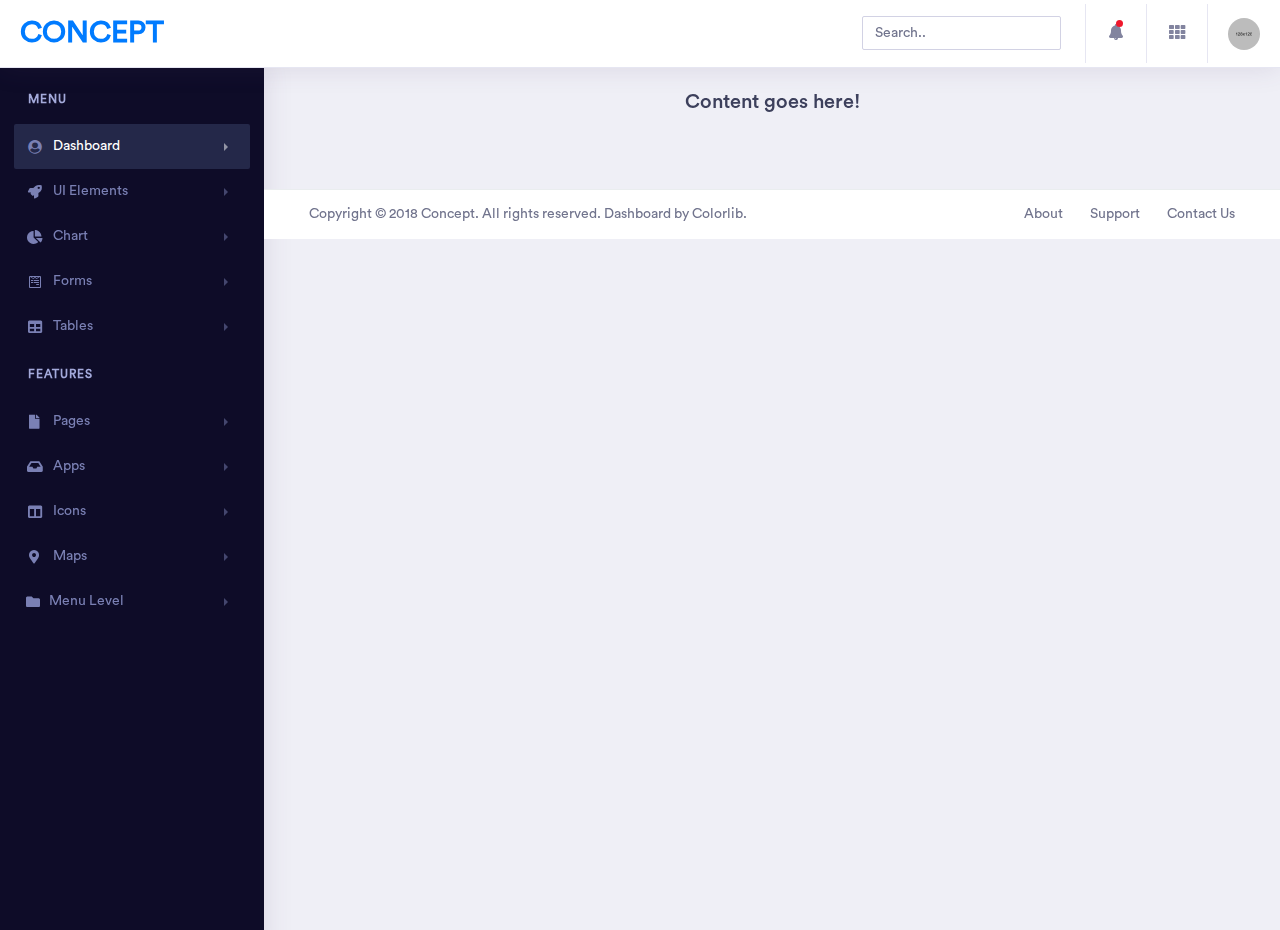
<file: pages/blank-page.html>
<!doctype html>
<html lang="en">
 
<head>
    <!-- Required meta tags -->
    <meta charset="utf-8">
    <meta name="viewport" content="width=device-width, initial-scale=1, shrink-to-fit=no">
    <title>Concept - Bootstrap 4 Admin Dashboard Template</title>
    <!-- Bootstrap CSS -->
    <link rel="stylesheet" href="../assets/vendor/bootstrap/css/bootstrap.min.css">
    <link href="../assets/vendor/fonts/circular-std/style.css" rel="stylesheet">
    <link rel="stylesheet" href="../assets/libs/css/style.css">
    <link rel="stylesheet" href="../assets/vendor/fonts/fontawesome/css/fontawesome-all.css">
</head>

<body>
    <!-- ============================================================== -->
    <!-- main wrapper -->
    <!-- ============================================================== -->
    <div class="dashboard-main-wrapper">
         <!-- ============================================================== -->
        <!-- navbar -->
        <!-- ============================================================== -->
         <div class="dashboard-header">
            <nav class="navbar navbar-expand-lg bg-white fixed-top">
                <a class="navbar-brand" href="../index.html">Concept</a>
                <button class="navbar-toggler" type="button" data-toggle="collapse" data-target="#navbarSupportedContent" aria-controls="navbarSupportedContent" aria-expanded="false" aria-label="Toggle navigation">
                    <span class="navbar-toggler-icon"></span>
                </button>
                <div class="collapse navbar-collapse " id="navbarSupportedContent">
                    <ul class="navbar-nav ml-auto navbar-right-top">
                        <li class="nav-item">
                            <div id="custom-search" class="top-search-bar">
                                <input class="form-control" type="text" placeholder="Search..">
                            </div>
                        </li>
                        <li class="nav-item dropdown notification">
                            <a class="nav-link nav-icons" href="#" id="navbarDropdownMenuLink1" data-toggle="dropdown" aria-haspopup="true" aria-expanded="false"><i class="fas fa-fw fa-bell"></i> <span class="indicator"></span></a>
                            <ul class="dropdown-menu dropdown-menu-right notification-dropdown">
                                <li>
                                    <div class="notification-title"> Notification</div>
                                    <div class="notification-list">
                                        <div class="list-group">
                                            <a href="#" class="list-group-item list-group-item-action active">
                                                <div class="notification-info">
                                                    <div class="notification-list-user-img"><img src="../assets/images/avatar-2.jpg" alt="" class="user-avatar-md rounded-circle"></div>
                                                    <div class="notification-list-user-block"><span class="notification-list-user-name">Jeremy Rakestraw</span>accepted your invitation to join the team.
                                                        <div class="notification-date">2 min ago</div>
                                                    </div>
                                                </div>
                                            </a>
                                            <a href="#" class="list-group-item list-group-item-action">
                                                <div class="notification-info">
                                                    <div class="notification-list-user-img"><img src="../assets/images/avatar-3.jpg" alt="" class="user-avatar-md rounded-circle"></div>
                                                    <div class="notification-list-user-block"><span class="notification-list-user-name">
John Abraham</span>is now following you
                                                        <div class="notification-date">2 days ago</div>
                                                    </div>
                                                </div>
                                            </a>
                                            <a href="#" class="list-group-item list-group-item-action">
                                                <div class="notification-info">
                                                    <div class="notification-list-user-img"><img src="../assets/images/avatar-4.jpg" alt="" class="user-avatar-md rounded-circle"></div>
                                                    <div class="notification-list-user-block"><span class="notification-list-user-name">Monaan Pechi</span> is watching your main repository
                                                        <div class="notification-date">2 min ago</div>
                                                    </div>
                                                </div>
                                            </a>
                                            <a href="#" class="list-group-item list-group-item-action">
                                                <div class="notification-info">
                                                    <div class="notification-list-user-img"><img src="../assets/images/avatar-5.jpg" alt="" class="user-avatar-md rounded-circle"></div>
                                                    <div class="notification-list-user-block"><span class="notification-list-user-name">Jessica Caruso</span>accepted your invitation to join the team.
                                                        <div class="notification-date">2 min ago</div>
                                                    </div>
                                                </div>
                                            </a>
                                        </div>
                                    </div>
                                </li>
                                <li>
                                    <div class="list-footer"> <a href="#">View all notifications</a></div>
                                </li>
                            </ul>
                        </li>
                        <li class="nav-item dropdown connection">
                            <a class="nav-link" href="#" id="navbarDropdown" role="button" data-toggle="dropdown" aria-haspopup="true" aria-expanded="false"> <i class="fas fa-fw fa-th"></i> </a>
                            <ul class="dropdown-menu dropdown-menu-right connection-dropdown">
                                <li class="connection-list">
                                    <div class="row">
                                        <div class="col-xl-4 col-lg-4 col-md-6 col-sm-12 col-12 ">
                                            <a href="#" class="connection-item"><img src="../assets/images/github.png" alt="" > <span>Github</span></a>
                                        </div>
                                        <div class="col-xl-4 col-lg-4 col-md-6 col-sm-12 col-12 ">
                                            <a href="#" class="connection-item"><img src="../assets/images/dribbble.png" alt="" > <span>Dribbble</span></a>
                                        </div>
                                        <div class="col-xl-4 col-lg-4 col-md-6 col-sm-12 col-12 ">
                                            <a href="#" class="connection-item"><img src="../assets/images/dropbox.png" alt="" > <span>Dropbox</span></a>
                                        </div>
                                    </div>
                                    <div class="row">
                                        <div class="col-xl-4 col-lg-4 col-md-6 col-sm-12 col-12 ">
                                            <a href="#" class="connection-item"><img src="../assets/images/bitbucket.png" alt=""> <span>Bitbucket</span></a>
                                        </div>
                                        <div class="col-xl-4 col-lg-4 col-md-6 col-sm-12 col-12 ">
                                            <a href="#" class="connection-item"><img src="../assets/images/mail_chimp.png" alt="" ><span>Mail chimp</span></a>
                                        </div>
                                        <div class="col-xl-4 col-lg-4 col-md-6 col-sm-12 col-12 ">
                                            <a href="#" class="connection-item"><img src="../assets/images/slack.png" alt="" > <span>Slack</span></a>
                                        </div>
                                    </div>
                                </li>
                                <li>
                                    <div class="conntection-footer"><a href="#">More</a></div>
                                </li>
                            </ul>
                        </li>
                        <li class="nav-item dropdown nav-user">
                            <a class="nav-link nav-user-img" href="#" id="navbarDropdownMenuLink2" data-toggle="dropdown" aria-haspopup="true" aria-expanded="false"><img src="../assets/images/avatar-1.jpg" alt="" class="user-avatar-md rounded-circle"></a>
                            <div class="dropdown-menu dropdown-menu-right nav-user-dropdown" aria-labelledby="navbarDropdownMenuLink2">
                                <div class="nav-user-info">
                                    <h5 class="mb-0 text-white nav-user-name">
John Abraham</h5>
                                    <span class="status"></span><span class="ml-2">Available</span>
                                </div>
                                <a class="dropdown-item" href="#"><i class="fas fa-user mr-2"></i>Account</a>
                                <a class="dropdown-item" href="#"><i class="fas fa-cog mr-2"></i>Setting</a>
                                <a class="dropdown-item" href="#"><i class="fas fa-power-off mr-2"></i>Logout</a>
                            </div>
                        </li>
                    </ul>
                </div>
            </nav>
        </div>
        <!-- ============================================================== -->
        <!-- end navbar -->
        <!-- ============================================================== -->
        <!-- ============================================================== -->
        <!-- left sidebar -->
        <!-- ============================================================== -->
      <div class="nav-left-sidebar sidebar-dark">
            <div class="menu-list">
                <nav class="navbar navbar-expand-lg navbar-light">
                    <a class="d-xl-none d-lg-none" href="#">Dashboard</a>
                    <button class="navbar-toggler" type="button" data-toggle="collapse" data-target="#navbarNav" aria-controls="navbarNav" aria-expanded="false" aria-label="Toggle navigation">
                        <span class="navbar-toggler-icon"></span>
                    </button>
                    <div class="collapse navbar-collapse" id="navbarNav">
                        <ul class="navbar-nav flex-column">
                            <li class="nav-divider">
                                Menu
                            </li>
                            <li class="nav-item ">
                                <a class="nav-link active" href="#" data-toggle="collapse" aria-expanded="false" data-target="#submenu-1" aria-controls="submenu-1"><i class="fa fa-fw fa-user-circle"></i>Dashboard <span class="badge badge-success">6</span></a>
                                <div id="submenu-1" class="collapse submenu" style="">
                                    <ul class="nav flex-column">
                                        <li class="nav-item">
                                            <a class="nav-link" href="index.html" data-toggle="collapse" aria-expanded="false" data-target="#submenu-1-2" aria-controls="submenu-1-2">E-Commerce</a>
                                            <div id="submenu-1-2" class="collapse submenu" style="">
                                                <ul class="nav flex-column">
                                                    <li class="nav-item">
                                                        <a class="nav-link" href="../index.html">E Commerce Dashboard</a>
                                                    </li>
                                                    <li class="nav-item">
                                                        <a class="nav-link" href="../ecommerce-product.html">Product List</a>
                                                    </li>
                                                    <li class="nav-item">
                                                        <a class="nav-link" href="../ecommerce-product-single.html">Product Single</a>
                                                    </li>
                                                    <li class="nav-item">
                                                        <a class="nav-link" href="../ecommerce-product-checkout.html">Product Checkout</a>
                                                    </li>
                                                </ul>
                                            </div>
                                        </li>
                                        <li class="nav-item">
                                            <a class="nav-link" href="../dashboard-finance.html">Finance</a>
                                        </li>
                                        <li class="nav-item">
                                            <a class="nav-link" href="../dashboard-sales.html">Sales</a>
                                        </li>
                                        <li class="nav-item">
                                            <a class="nav-link" href="#" data-toggle="collapse" aria-expanded="false" data-target="#submenu-1-1" aria-controls="submenu-1-1">Infulencer</a>
                                            <div id="submenu-1-1" class="collapse submenu" style="">
                                                <ul class="nav flex-column">
                                                    <li class="nav-item">
                                                        <a class="nav-link" href="../dashboard-influencer.html">Influencer</a>
                                                    </li>
                                                    <li class="nav-item">
                                                        <a class="nav-link" href="../influencer-finder.html">Influencer Finder</a>
                                                    </li>
                                                    <li class="nav-item">
                                                        <a class="nav-link" href="../influencer-profile.html">Influencer Profile</a>
                                                    </li>
                                                </ul>
                                            </div>
                                        </li>
                                    </ul>
                                </div>
                            </li>
                            <li class="nav-item">
                                <a class="nav-link" href="#" data-toggle="collapse" aria-expanded="false" data-target="#submenu-2" aria-controls="submenu-2"><i class="fa fa-fw fa-rocket"></i>UI Elements</a>
                                <div id="submenu-2" class="collapse submenu" style="">
                                    <ul class="nav flex-column">
                                        <li class="nav-item">
                                            <a class="nav-link" href="cards.html">Cards <span class="badge badge-secondary">New</span></a>
                                        </li>
                                        <li class="nav-item">
                                            <a class="nav-link" href="general.html">General</a>
                                        </li>
                                        <li class="nav-item">
                                            <a class="nav-link" href="carousel.html">Carousel</a>
                                        </li>
                                        <li class="nav-item">
                                            <a class="nav-link" href="listgroup.html">List Group</a>
                                        </li>
                                        <li class="nav-item">
                                            <a class="nav-link" href="typography.html">Typography</a>
                                        </li>
                                        <li class="nav-item">
                                            <a class="nav-link" href="accordions.html">Accordions</a>
                                        </li>
                                        <li class="nav-item">
                                            <a class="nav-link" href="tabs.html">Tabs</a>
                                        </li>
                                    </ul>
                                </div>
                            </li>
                            <li class="nav-item">
                                <a class="nav-link" href="#" data-toggle="collapse" aria-expanded="false" data-target="#submenu-3" aria-controls="submenu-3"><i class="fas fa-fw fa-chart-pie"></i>Chart</a>
                                <div id="submenu-3" class="collapse submenu" style="">
                                    <ul class="nav flex-column">
                                        <li class="nav-item">
                                            <a class="nav-link" href="chart-c3.html">C3 Charts</a>
                                        </li>
                                        <li class="nav-item">
                                            <a class="nav-link" href="chart-chartist.html">Chartist Charts</a>
                                        </li>
                                        <li class="nav-item">
                                            <a class="nav-link" href="chart-charts.html">Chart</a>
                                        </li>
                                        <li class="nav-item">
                                            <a class="nav-link" href="chart-morris.html">Morris</a>
                                        </li>
                                        <li class="nav-item">
                                            <a class="nav-link" href="chart-sparkline.html">Sparkline</a>
                                        </li>
                                        <li class="nav-item">
                                            <a class="nav-link" href="chart-gauge.html">Guage</a>
                                        </li>
                                    </ul>
                                </div>
                            </li>
                            <li class="nav-item ">
                                <a class="nav-link" href="#" data-toggle="collapse" aria-expanded="false" data-target="#submenu-4" aria-controls="submenu-4"><i class="fab fa-fw fa-wpforms"></i>Forms</a>
                                <div id="submenu-4" class="collapse submenu" style="">
                                    <ul class="nav flex-column">
                                        <li class="nav-item">
                                            <a class="nav-link" href="form-elements.html">Form Elements</a>
                                        </li>
                                        <li class="nav-item">
                                            <a class="nav-link" href="form-validation.html">Parsely Validations</a>
                                        </li>
                                        <li class="nav-item">
                                            <a class="nav-link" href="multiselect.html">Multiselect</a>
                                        </li>
                                    </ul>
                                </div>
                            </li>
                            <li class="nav-item">
                                <a class="nav-link" href="#" data-toggle="collapse" aria-expanded="false" data-target="#submenu-5" aria-controls="submenu-5"><i class="fas fa-fw fa-table"></i>Tables</a>
                                <div id="submenu-5" class="collapse submenu" style="">
                                    <ul class="nav flex-column">
                                        <li class="nav-item">
                                            <a class="nav-link" href="general-table.html">General Tables</a>
                                        </li>
                                        <li class="nav-item">
                                            <a class="nav-link" href="data-tables.html">Data Tables</a>
                                        </li>
                                    </ul>
                                </div>
                            </li>
                            <li class="nav-divider">
                                Features
                            </li>
                            <li class="nav-item">
                                <a class="nav-link" href="#" data-toggle="collapse" aria-expanded="false" data-target="#submenu-6" aria-controls="submenu-6"><i class="fas fa-fw fa-file"></i>Pages</a>
                                <div id="submenu-6" class="collapse submenu" style="">
                                    <ul class="nav flex-column">
                                        <li class="nav-item">
                                            <a class="nav-link" href="invoice.html">Invoice</a>
                                        </li>
                                        <li class="nav-item">
                                            <a class="nav-link" href="blank-page.html">Blank Page</a>
                                        </li>
                                        <li class="nav-item">
                                            <a class="nav-link" href="blank-page-header.html">Blank Page Header</a>
                                        </li>
                                        <li class="nav-item">
                                            <a class="nav-link" href="login.html">Login</a>
                                        </li>
                                        <li class="nav-item">
                                            <a class="nav-link" href="404-page.html">404 page</a>
                                        </li>
                                        <li class="nav-item">
                                            <a class="nav-link" href="sign-up.html">Sign up Page</a>
                                        </li>
                                        <li class="nav-item">
                                            <a class="nav-link" href="forgot-password.html">Forgot Password</a>
                                        </li>
                                        <li class="nav-item">
                                            <a class="nav-link" href="pricing.html">Pricing Tables</a>
                                        </li>
                                        <li class="nav-item">
                                            <a class="nav-link" href="timeline.html">Timeline</a>
                                        </li>
                                        <li class="nav-item">
                                            <a class="nav-link" href="calendar.html">Calendar</a>
                                        </li>
                                        <li class="nav-item">
                                            <a class="nav-link" href="sortable-nestable-lists.html">Sortable/Nestable List</a>
                                        </li>
                                       <li class="nav-item">
                                            <a class="nav-link" href="widgets.html">Widgets</a>
                                        </li>
                                        <li class="nav-item">
                                            <a class="nav-link" href="media-object.html">Media Objects</a>
                                        </li>
                                        <li class="nav-item">
                                            <a class="nav-link" href="cropper-image.html">Cropper</a>
                                        </li>
                                        <li class="nav-item">
                                            <a class="nav-link" href="color-picker.html">Color Picker</a>
                                        </li>
                                    </ul>
                                </div>
                            </li>
                            <li class="nav-item">
                                <a class="nav-link" href="#" data-toggle="collapse" aria-expanded="false" data-target="#submenu-7" aria-controls="submenu-7"><i class="fas fa-fw fa-inbox"></i>Apps <span class="badge badge-secondary">New</span></a>
                                <div id="submenu-7" class="collapse submenu" style="">
                                    <ul class="nav flex-column">
                                        <li class="nav-item">
                                            <a class="nav-link" href="inbox.html">Inbox</a>
                                        </li>
                                        <li class="nav-item">
                                            <a class="nav-link" href="email-details.html">Email Detail</a>
                                        </li>
                                        <li class="nav-item">
                                            <a class="nav-link" href="email-compose.html">Email Compose</a>
                                        </li>
                                        <li class="nav-item">
                                            <a class="nav-link" href="message-chat.html">Message Chat</a>
                                        </li>
                                    </ul>
                                </div>
                            </li>
                            <li class="nav-item">
                                <a class="nav-link" href="#" data-toggle="collapse" aria-expanded="false" data-target="#submenu-8" aria-controls="submenu-8"><i class="fas fa-fw fa-columns"></i>Icons</a>
                                <div id="submenu-8" class="collapse submenu" style="">
                                    <ul class="nav flex-column">
                                        <li class="nav-item">
                                            <a class="nav-link" href="icon-fontawesome.html">FontAwesome Icons</a>
                                        </li>
                                        <li class="nav-item">
                                            <a class="nav-link" href="icon-material.html">Material Icons</a>
                                        </li>
                                        <li class="nav-item">
                                            <a class="nav-link" href="icon-simple-lineicon.html">Simpleline Icon</a>
                                        </li>
                                        <li class="nav-item">
                                            <a class="nav-link" href="icon-themify.html">Themify Icon</a>
                                        </li>
                                        <li class="nav-item">
                                            <a class="nav-link" href="icon-flag.html">Flag Icons</a>
                                        </li>
                                        <li class="nav-item">
                                            <a class="nav-link" href="icon-weather.html">Weather Icon</a>
                                        </li>
                                    </ul>
                                </div>
                            </li>
                            <li class="nav-item">
                                <a class="nav-link" href="#" data-toggle="collapse" aria-expanded="false" data-target="#submenu-9" aria-controls="submenu-9"><i class="fas fa-fw fa-map-marker-alt"></i>Maps</a>
                                <div id="submenu-9" class="collapse submenu" style="">
                                    <ul class="nav flex-column">
                                        <li class="nav-item">
                                            <a class="nav-link" href="map-google.html">Google Maps</a>
                                        </li>
                                        <li class="nav-item">
                                            <a class="nav-link" href="map-vector.html">Vector Maps</a>
                                        </li>
                                    </ul>
                                </div>
                            </li>
                            <li class="nav-item">
                                <a class="nav-link" href="#" data-toggle="collapse" aria-expanded="false" data-target="#submenu-10" aria-controls="submenu-10"><i class="fas fa-f fa-folder"></i>Menu Level</a>
                                <div id="submenu-10" class="collapse submenu" style="">
                                    <ul class="nav flex-column">
                                        <li class="nav-item">
                                            <a class="nav-link" href="#">Level 1</a>
                                        </li>
                                        <li class="nav-item">
                                            <a class="nav-link" href="#" data-toggle="collapse" aria-expanded="false" data-target="#submenu-11" aria-controls="submenu-11">Level 2</a>
                                            <div id="submenu-11" class="collapse submenu" style="">
                                                <ul class="nav flex-column">
                                                    <li class="nav-item">
                                                        <a class="nav-link" href="#">Level 1</a>
                                                    </li>
                                                    <li class="nav-item">
                                                        <a class="nav-link" href="#">Level 2</a>
                                                    </li>
                                                </ul>
                                            </div>
                                        </li>
                                        <li class="nav-item">
                                            <a class="nav-link" href="#">Level 3</a>
                                        </li>
                                    </ul>
                                </div>
                            </li>
                        </ul>
                    </div>
                </nav>
            </div>
        </div>
        <!-- ============================================================== -->
        <!-- end left sidebar -->
        <!-- ============================================================== -->
        <!-- ============================================================== -->
        <!-- wrapper  -->
        <!-- ============================================================== -->
        <div class="dashboard-wrapper">
            <div class="container-fluid dashboard-content">
                <div class="row">
                    <div class="col-xl-12 col-lg-12 col-md-12 col-sm-12 col-12">
                        <h3 class="text-center">Content goes here!</h3>
                    </div>
                </div>
            </div>
            <!-- ============================================================== -->
            <!-- footer -->
            <!-- ============================================================== -->
            <div class="footer">
                <div class="container-fluid">
                    <div class="row">
                        <div class="col-xl-6 col-lg-6 col-md-12 col-sm-12 col-12">
                            Copyright © 2018 Concept. All rights reserved. Dashboard by <a href="https://colorlib.com/wp/">Colorlib</a>.
                        </div>
                        <div class="col-xl-6 col-lg-6 col-md-12 col-sm-12 col-12">
                            <div class="text-md-right footer-links d-none d-sm-block">
                                <a href="javascript: void(0);">About</a>
                                <a href="javascript: void(0);">Support</a>
                                <a href="javascript: void(0);">Contact Us</a>
                            </div>
                        </div>
                    </div>
                </div>
            </div>
            <!-- ============================================================== -->
            <!-- end footer -->
            <!-- ============================================================== -->
        </div>
    </div>
    <!-- ============================================================== -->
    <!-- end main wrapper -->
    <!-- ============================================================== -->
    <!-- Optional JavaScript -->
    <script src="../assets/vendor/jquery/jquery-3.3.1.min.js"></script>
    <script src="../assets/vendor/bootstrap/js/bootstrap.bundle.js"></script>
    <script src="../assets/vendor/slimscroll/jquery.slimscroll.js"></script>
    <script src="../assets/libs/js/main-js.js"></script>
</body>
 
</html>
</file>
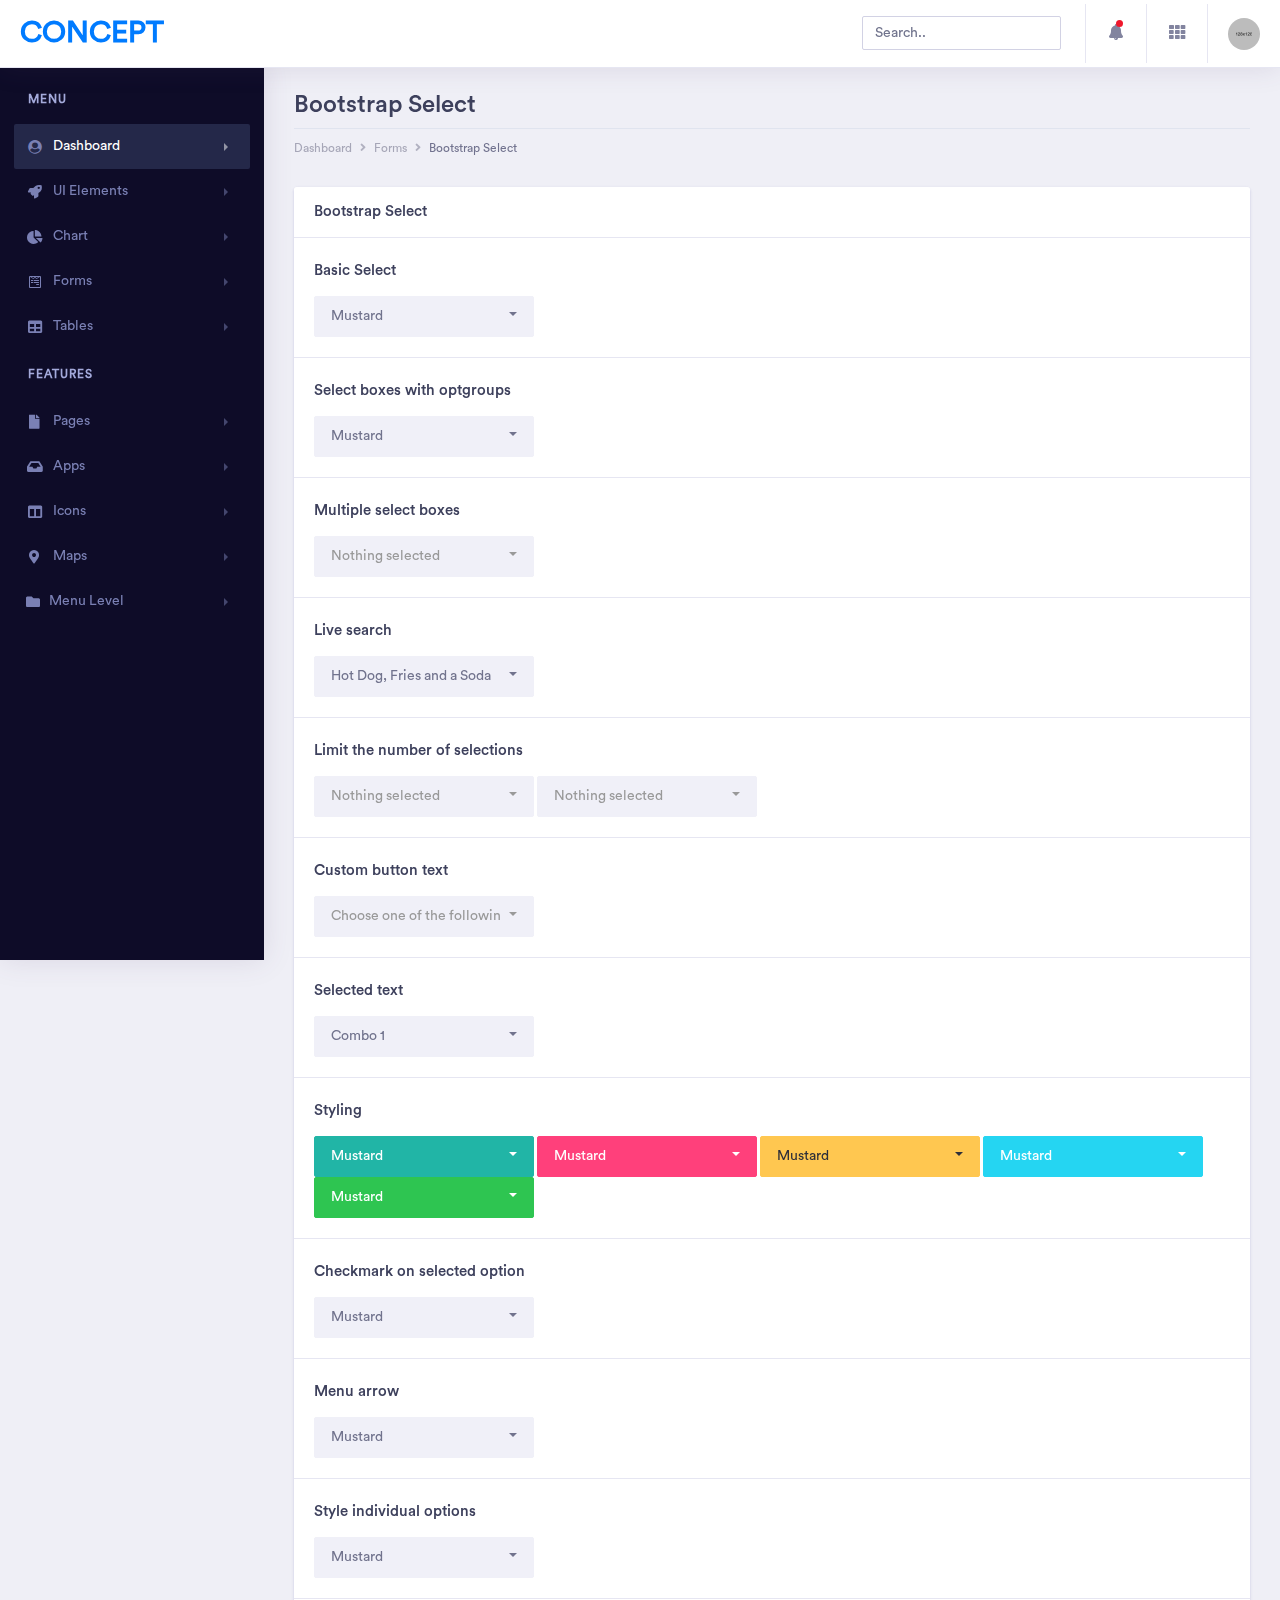
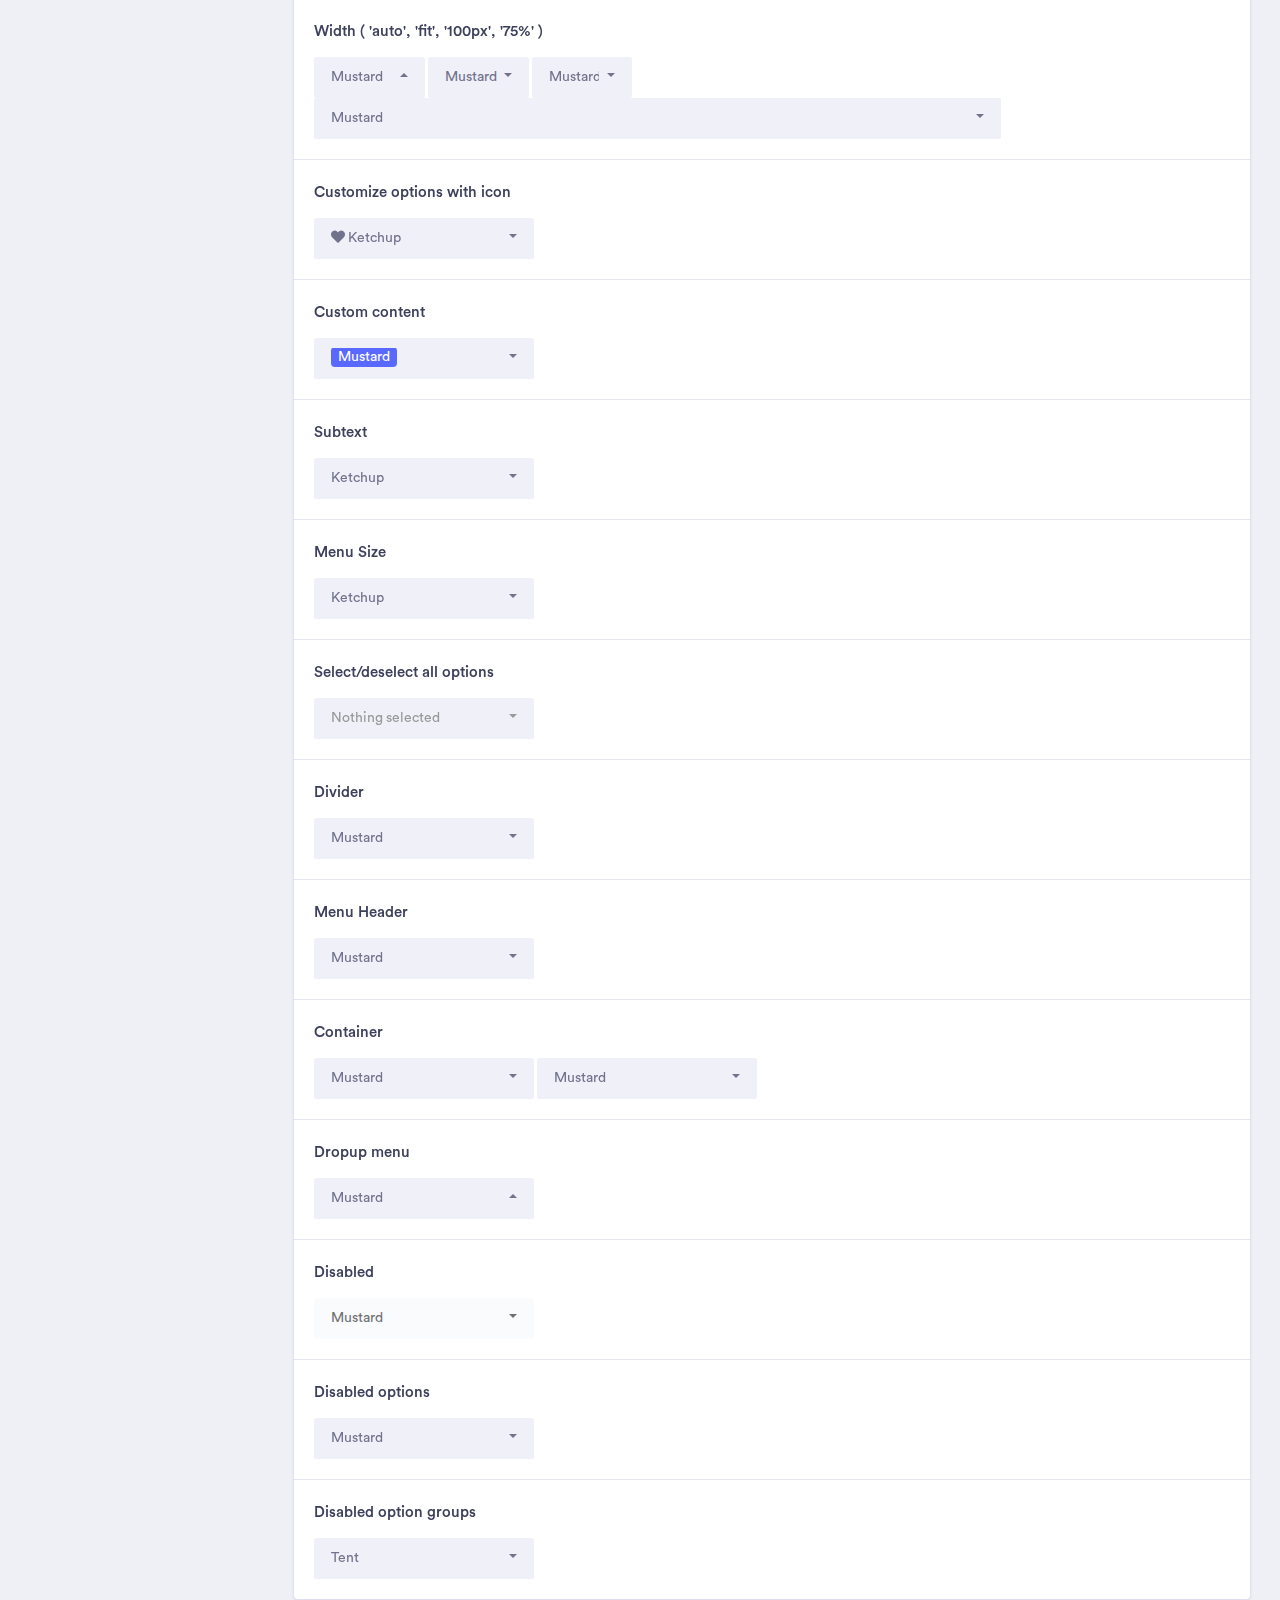
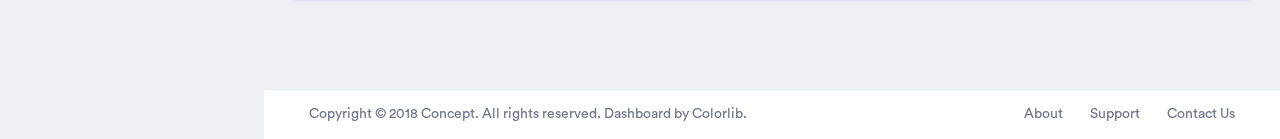
<file: pages/bootstrap-select.html>
<!doctype html>
<html lang="en">
 
<head>
    <!-- Required meta tags -->
    <meta charset="utf-8">
    <meta name="viewport" content="width=device-width, initial-scale=1, shrink-to-fit=no">
    <title>Concept - Bootstrap 4 Admin Dashboard Template</title>
    <!-- Bootstrap CSS -->
    <link rel="stylesheet" href="../assets/vendor/bootstrap/css/bootstrap.min.css">
    <link href="../assets/vendor/fonts/circular-std/style.css" rel="stylesheet">
    <link rel="stylesheet" href="../assets/libs/css/style.css">
    <link rel="stylesheet" href="../assets/vendor/fonts/fontawesome/css/fontawesome-all.css">
    <link rel="stylesheet" href="../assets/vendor/bootstrap-select/css/bootstrap-select.css">
</head>

<body>
    <!-- ============================================================== -->
    <!-- main wrapper -->
    <!-- ============================================================== -->
    <div class="dashboard-main-wrapper">
        <!-- ============================================================== -->
        <!-- navbar -->
        <!-- ============================================================== -->
        <div class="dashboard-header">
            <nav class="navbar navbar-expand-lg bg-white fixed-top">
                <a class="navbar-brand" href="../index.html">Concept</a>
                <button class="navbar-toggler" type="button" data-toggle="collapse" data-target="#navbarSupportedContent" aria-controls="navbarSupportedContent" aria-expanded="false" aria-label="Toggle navigation">
                    <span class="navbar-toggler-icon"></span>
                </button>
                <div class="collapse navbar-collapse " id="navbarSupportedContent">
                    <ul class="navbar-nav ml-auto navbar-right-top">
                        <li class="nav-item">
                            <div id="custom-search" class="top-search-bar">
                                <input class="form-control" type="text" placeholder="Search..">
                            </div>
                        </li>
                        <li class="nav-item dropdown notification">
                            <a class="nav-link nav-icons" href="#" id="navbarDropdownMenuLink1" data-toggle="dropdown" aria-haspopup="true" aria-expanded="false"><i class="fas fa-fw fa-bell"></i> <span class="indicator"></span></a>
                            <ul class="dropdown-menu dropdown-menu-right notification-dropdown">
                                <li>
                                    <div class="notification-title"> Notification</div>
                                    <div class="notification-list">
                                        <div class="list-group">
                                            <a href="#" class="list-group-item list-group-item-action active">
                                                <div class="notification-info">
                                                    <div class="notification-list-user-img"><img src="../assets/images/avatar-2.jpg" alt="" class="user-avatar-md rounded-circle"></div>
                                                    <div class="notification-list-user-block"><span class="notification-list-user-name">Jeremy Rakestraw</span>accepted your invitation to join the team.
                                                        <div class="notification-date">2 min ago</div>
                                                    </div>
                                                </div>
                                            </a>
                                            <a href="#" class="list-group-item list-group-item-action">
                                                <div class="notification-info">
                                                    <div class="notification-list-user-img"><img src="../assets/images/avatar-3.jpg" alt="" class="user-avatar-md rounded-circle"></div>
                                                    <div class="notification-list-user-block"><span class="notification-list-user-name">
John Abraham</span>is now following you
                                                        <div class="notification-date">2 days ago</div>
                                                    </div>
                                                </div>
                                            </a>
                                            <a href="#" class="list-group-item list-group-item-action">
                                                <div class="notification-info">
                                                    <div class="notification-list-user-img"><img src="../assets/images/avatar-4.jpg" alt="" class="user-avatar-md rounded-circle"></div>
                                                    <div class="notification-list-user-block"><span class="notification-list-user-name">Monaan Pechi</span> is watching your main repository
                                                        <div class="notification-date">2 min ago</div>
                                                    </div>
                                                </div>
                                            </a>
                                            <a href="#" class="list-group-item list-group-item-action">
                                                <div class="notification-info">
                                                    <div class="notification-list-user-img"><img src="../assets/images/avatar-5.jpg" alt="" class="user-avatar-md rounded-circle"></div>
                                                    <div class="notification-list-user-block"><span class="notification-list-user-name">Jessica Caruso</span>accepted your invitation to join the team.
                                                        <div class="notification-date">2 min ago</div>
                                                    </div>
                                                </div>
                                            </a>
                                        </div>
                                    </div>
                                </li>
                                <li>
                                    <div class="list-footer"> <a href="#">View all notifications</a></div>
                                </li>
                            </ul>
                        </li>
                        <li class="nav-item dropdown connection">
                            <a class="nav-link" href="#" id="navbarDropdown" role="button" data-toggle="dropdown" aria-haspopup="true" aria-expanded="false"> <i class="fas fa-fw fa-th"></i> </a>
                            <ul class="dropdown-menu dropdown-menu-right connection-dropdown">
                                <li class="connection-list">
                                    <div class="row">
                                        <div class="col-xl-4 col-lg-4 col-md-6 col-sm-12 col-12 ">
                                            <a href="#" class="connection-item"><img src="../assets/images/github.png" alt="" > <span>Github</span></a>
                                        </div>
                                        <div class="col-xl-4 col-lg-4 col-md-6 col-sm-12 col-12 ">
                                            <a href="#" class="connection-item"><img src="../assets/images/dribbble.png" alt="" > <span>Dribbble</span></a>
                                        </div>
                                        <div class="col-xl-4 col-lg-4 col-md-6 col-sm-12 col-12 ">
                                            <a href="#" class="connection-item"><img src="../assets/images/dropbox.png" alt="" > <span>Dropbox</span></a>
                                        </div>
                                    </div>
                                    <div class="row">
                                        <div class="col-xl-4 col-lg-4 col-md-6 col-sm-12 col-12 ">
                                            <a href="#" class="connection-item"><img src="../assets/images/bitbucket.png" alt=""> <span>Bitbucket</span></a>
                                        </div>
                                        <div class="col-xl-4 col-lg-4 col-md-6 col-sm-12 col-12 ">
                                            <a href="#" class="connection-item"><img src="../assets/images/mail_chimp.png" alt="" ><span>Mail chimp</span></a>
                                        </div>
                                        <div class="col-xl-4 col-lg-4 col-md-6 col-sm-12 col-12 ">
                                            <a href="#" class="connection-item"><img src="../assets/images/slack.png" alt="" > <span>Slack</span></a>
                                        </div>
                                    </div>
                                </li>
                                <li>
                                    <div class="conntection-footer"><a href="#">More</a></div>
                                </li>
                            </ul>
                        </li>
                        <li class="nav-item dropdown nav-user">
                            <a class="nav-link nav-user-img" href="#" id="navbarDropdownMenuLink2" data-toggle="dropdown" aria-haspopup="true" aria-expanded="false"><img src="../assets/images/avatar-1.jpg" alt="" class="user-avatar-md rounded-circle"></a>
                            <div class="dropdown-menu dropdown-menu-right nav-user-dropdown" aria-labelledby="navbarDropdownMenuLink2">
                                <div class="nav-user-info">
                                    <h5 class="mb-0 text-white nav-user-name">
John Abraham</h5>
                                    <span class="status"></span><span class="ml-2">Available</span>
                                </div>
                                <a class="dropdown-item" href="#"><i class="fas fa-user mr-2"></i>Account</a>
                                <a class="dropdown-item" href="#"><i class="fas fa-cog mr-2"></i>Setting</a>
                                <a class="dropdown-item" href="#"><i class="fas fa-power-off mr-2"></i>Logout</a>
                            </div>
                        </li>
                    </ul>
                </div>
            </nav>
        </div>
        <!-- ============================================================== -->
        <!-- end navbar -->
        <!-- ============================================================== -->
        <!-- ============================================================== -->
        <!-- left sidebar -->
        <!-- ============================================================== -->
        <div class="nav-left-sidebar sidebar-dark">
            <div class="menu-list">
                <nav class="navbar navbar-expand-lg navbar-light">
                    <a class="d-xl-none d-lg-none" href="#">Dashboard</a>
                    <button class="navbar-toggler" type="button" data-toggle="collapse" data-target="#navbarNav" aria-controls="navbarNav" aria-expanded="false" aria-label="Toggle navigation">
                        <span class="navbar-toggler-icon"></span>
                    </button>
                    <div class="collapse navbar-collapse" id="navbarNav">
                        <ul class="navbar-nav flex-column">
                            <li class="nav-divider">
                                Menu
                            </li>
                            <li class="nav-item ">
                                <a class="nav-link active" href="#" data-toggle="collapse" aria-expanded="false" data-target="#submenu-1" aria-controls="submenu-1"><i class="fa fa-fw fa-user-circle"></i>Dashboard <span class="badge badge-success">6</span></a>
                                <div id="submenu-1" class="collapse submenu" style="">
                                    <ul class="nav flex-column">
                                        <li class="nav-item">
                                            <a class="nav-link" href="index.html" data-toggle="collapse" aria-expanded="false" data-target="#submenu-1-2" aria-controls="submenu-1-2">E-Commerce</a>
                                            <div id="submenu-1-2" class="collapse submenu" style="">
                                                <ul class="nav flex-column">
                                                    <li class="nav-item">
                                                        <a class="nav-link" href="../index.html">E Commerce Dashboard</a>
                                                    </li>
                                                    <li class="nav-item">
                                                        <a class="nav-link" href="../ecommerce-product.html">Product List</a>
                                                    </li>
                                                    <li class="nav-item">
                                                        <a class="nav-link" href="../ecommerce-product-single.html">Product Single</a>
                                                    </li>
                                                    <li class="nav-item">
                                                        <a class="nav-link" href="../ecommerce-product-checkout.html">Product Checkout</a>
                                                    </li>
                                                </ul>
                                            </div>
                                        </li>
                                        <li class="nav-item">
                                            <a class="nav-link" href="../dashboard-finance.html">Finance</a>
                                        </li>
                                        <li class="nav-item">
                                            <a class="nav-link" href="../dashboard-sales.html">Sales</a>
                                        </li>
                                        <li class="nav-item">
                                            <a class="nav-link" href="#" data-toggle="collapse" aria-expanded="false" data-target="#submenu-1-1" aria-controls="submenu-1-1">Infulencer</a>
                                            <div id="submenu-1-1" class="collapse submenu" style="">
                                                <ul class="nav flex-column">
                                                    <li class="nav-item">
                                                        <a class="nav-link" href="../dashboard-influencer.html">Influencer</a>
                                                    </li>
                                                    <li class="nav-item">
                                                        <a class="nav-link" href="../influencer-finder.html">Influencer Finder</a>
                                                    </li>
                                                    <li class="nav-item">
                                                        <a class="nav-link" href="../influencer-profile.html">Influencer Profile</a>
                                                    </li>
                                                </ul>
                                            </div>
                                        </li>
                                    </ul>
                                </div>
                            </li>
                            <li class="nav-item">
                                <a class="nav-link" href="#" data-toggle="collapse" aria-expanded="false" data-target="#submenu-2" aria-controls="submenu-2"><i class="fa fa-fw fa-rocket"></i>UI Elements</a>
                                <div id="submenu-2" class="collapse submenu" style="">
                                    <ul class="nav flex-column">
                                        <li class="nav-item">
                                            <a class="nav-link" href="cards.html">Cards <span class="badge badge-secondary">New</span></a>
                                        </li>
                                        <li class="nav-item">
                                            <a class="nav-link" href="general.html">General</a>
                                        </li>
                                        <li class="nav-item">
                                            <a class="nav-link" href="carousel.html">Carousel</a>
                                        </li>
                                        <li class="nav-item">
                                            <a class="nav-link" href="listgroup.html">List Group</a>
                                        </li>
                                        <li class="nav-item">
                                            <a class="nav-link" href="typography.html">Typography</a>
                                        </li>
                                        <li class="nav-item">
                                            <a class="nav-link" href="accordions.html">Accordions</a>
                                        </li>
                                        <li class="nav-item">
                                            <a class="nav-link" href="tabs.html">Tabs</a>
                                        </li>
                                    </ul>
                                </div>
                            </li>
                            <li class="nav-item">
                                <a class="nav-link" href="#" data-toggle="collapse" aria-expanded="false" data-target="#submenu-3" aria-controls="submenu-3"><i class="fas fa-fw fa-chart-pie"></i>Chart</a>
                                <div id="submenu-3" class="collapse submenu" style="">
                                    <ul class="nav flex-column">
                                        <li class="nav-item">
                                            <a class="nav-link" href="chart-c3.html">C3 Charts</a>
                                        </li>
                                        <li class="nav-item">
                                            <a class="nav-link" href="chart-chartist.html">Chartist Charts</a>
                                        </li>
                                        <li class="nav-item">
                                            <a class="nav-link" href="chart-charts.html">Chart</a>
                                        </li>
                                        <li class="nav-item">
                                            <a class="nav-link" href="chart-morris.html">Morris</a>
                                        </li>
                                        <li class="nav-item">
                                            <a class="nav-link" href="chart-sparkline.html">Sparkline</a>
                                        </li>
                                        <li class="nav-item">
                                            <a class="nav-link" href="chart-gauge.html">Guage</a>
                                        </li>
                                    </ul>
                                </div>
                            </li>
                            <li class="nav-item ">
                                <a class="nav-link" href="#" data-toggle="collapse" aria-expanded="false" data-target="#submenu-4" aria-controls="submenu-4"><i class="fab fa-fw fa-wpforms"></i>Forms</a>
                                <div id="submenu-4" class="collapse submenu" style="">
                                    <ul class="nav flex-column">
                                        <li class="nav-item">
                                            <a class="nav-link" href="form-elements.html">Form Elements</a>
                                        </li>
                                        <li class="nav-item">
                                            <a class="nav-link" href="form-validation.html">Parsely Validations</a>
                                        </li>
                                        <li class="nav-item">
                                            <a class="nav-link" href="multiselect.html">Multiselect</a>
                                        </li>
                                    </ul>
                                </div>
                            </li>
                            <li class="nav-item">
                                <a class="nav-link" href="#" data-toggle="collapse" aria-expanded="false" data-target="#submenu-5" aria-controls="submenu-5"><i class="fas fa-fw fa-table"></i>Tables</a>
                                <div id="submenu-5" class="collapse submenu" style="">
                                    <ul class="nav flex-column">
                                        <li class="nav-item">
                                            <a class="nav-link" href="general-table.html">General Tables</a>
                                        </li>
                                        <li class="nav-item">
                                            <a class="nav-link" href="data-tables.html">Data Tables</a>
                                        </li>
                                    </ul>
                                </div>
                            </li>
                            <li class="nav-divider">
                                Features
                            </li>
                            <li class="nav-item">
                                <a class="nav-link" href="#" data-toggle="collapse" aria-expanded="false" data-target="#submenu-6" aria-controls="submenu-6"><i class="fas fa-fw fa-file"></i>Pages</a>
                                <div id="submenu-6" class="collapse submenu" style="">
                                    <ul class="nav flex-column">
                                        <li class="nav-item">
                                            <a class="nav-link" href="invoice.html">Invoice</a>
                                        </li>
                                        <li class="nav-item">
                                            <a class="nav-link" href="blank-page.html">Blank Page</a>
                                        </li>
                                        <li class="nav-item">
                                            <a class="nav-link" href="blank-page-header.html">Blank Page Header</a>
                                        </li>
                                        <li class="nav-item">
                                            <a class="nav-link" href="login.html">Login</a>
                                        </li>
                                        <li class="nav-item">
                                            <a class="nav-link" href="404-page.html">404 page</a>
                                        </li>
                                        <li class="nav-item">
                                            <a class="nav-link" href="sign-up.html">Sign up Page</a>
                                        </li>
                                        <li class="nav-item">
                                            <a class="nav-link" href="forgot-password.html">Forgot Password</a>
                                        </li>
                                        <li class="nav-item">
                                            <a class="nav-link" href="pricing.html">Pricing Tables</a>
                                        </li>
                                        <li class="nav-item">
                                            <a class="nav-link" href="timeline.html">Timeline</a>
                                        </li>
                                        <li class="nav-item">
                                            <a class="nav-link" href="calendar.html">Calendar</a>
                                        </li>
                                        <li class="nav-item">
                                            <a class="nav-link" href="sortable-nestable-lists.html">Sortable/Nestable List</a>
                                        </li>
                                       <li class="nav-item">
                                            <a class="nav-link" href="widgets.html">Widgets</a>
                                        </li>
                                        <li class="nav-item">
                                            <a class="nav-link" href="media-object.html">Media Objects</a>
                                        </li>
                                        <li class="nav-item">
                                            <a class="nav-link" href="cropper-image.html">Cropper</a>
                                        </li>
                                        <li class="nav-item">
                                            <a class="nav-link" href="color-picker.html">Color Picker</a>
                                        </li>
                                    </ul>
                                </div>
                            </li>
                            <li class="nav-item">
                                <a class="nav-link" href="#" data-toggle="collapse" aria-expanded="false" data-target="#submenu-7" aria-controls="submenu-7"><i class="fas fa-fw fa-inbox"></i>Apps <span class="badge badge-secondary">New</span></a>
                                <div id="submenu-7" class="collapse submenu" style="">
                                    <ul class="nav flex-column">
                                        <li class="nav-item">
                                            <a class="nav-link" href="inbox.html">Inbox</a>
                                        </li>
                                        <li class="nav-item">
                                            <a class="nav-link" href="email-details.html">Email Detail</a>
                                        </li>
                                        <li class="nav-item">
                                            <a class="nav-link" href="email-compose.html">Email Compose</a>
                                        </li>
                                        <li class="nav-item">
                                            <a class="nav-link" href="message-chat.html">Message Chat</a>
                                        </li>
                                    </ul>
                                </div>
                            </li>
                            <li class="nav-item">
                                <a class="nav-link" href="#" data-toggle="collapse" aria-expanded="false" data-target="#submenu-8" aria-controls="submenu-8"><i class="fas fa-fw fa-columns"></i>Icons</a>
                                <div id="submenu-8" class="collapse submenu" style="">
                                    <ul class="nav flex-column">
                                        <li class="nav-item">
                                            <a class="nav-link" href="icon-fontawesome.html">FontAwesome Icons</a>
                                        </li>
                                        <li class="nav-item">
                                            <a class="nav-link" href="icon-material.html">Material Icons</a>
                                        </li>
                                        <li class="nav-item">
                                            <a class="nav-link" href="icon-simple-lineicon.html">Simpleline Icon</a>
                                        </li>
                                        <li class="nav-item">
                                            <a class="nav-link" href="icon-themify.html">Themify Icon</a>
                                        </li>
                                        <li class="nav-item">
                                            <a class="nav-link" href="icon-flag.html">Flag Icons</a>
                                        </li>
                                        <li class="nav-item">
                                            <a class="nav-link" href="icon-weather.html">Weather Icon</a>
                                        </li>
                                    </ul>
                                </div>
                            </li>
                            <li class="nav-item">
                                <a class="nav-link" href="#" data-toggle="collapse" aria-expanded="false" data-target="#submenu-9" aria-controls="submenu-9"><i class="fas fa-fw fa-map-marker-alt"></i>Maps</a>
                                <div id="submenu-9" class="collapse submenu" style="">
                                    <ul class="nav flex-column">
                                        <li class="nav-item">
                                            <a class="nav-link" href="map-google.html">Google Maps</a>
                                        </li>
                                        <li class="nav-item">
                                            <a class="nav-link" href="map-vector.html">Vector Maps</a>
                                        </li>
                                    </ul>
                                </div>
                            </li>
                            <li class="nav-item">
                                <a class="nav-link" href="#" data-toggle="collapse" aria-expanded="false" data-target="#submenu-10" aria-controls="submenu-10"><i class="fas fa-f fa-folder"></i>Menu Level</a>
                                <div id="submenu-10" class="collapse submenu" style="">
                                    <ul class="nav flex-column">
                                        <li class="nav-item">
                                            <a class="nav-link" href="#">Level 1</a>
                                        </li>
                                        <li class="nav-item">
                                            <a class="nav-link" href="#" data-toggle="collapse" aria-expanded="false" data-target="#submenu-11" aria-controls="submenu-11">Level 2</a>
                                            <div id="submenu-11" class="collapse submenu" style="">
                                                <ul class="nav flex-column">
                                                    <li class="nav-item">
                                                        <a class="nav-link" href="#">Level 1</a>
                                                    </li>
                                                    <li class="nav-item">
                                                        <a class="nav-link" href="#">Level 2</a>
                                                    </li>
                                                </ul>
                                            </div>
                                        </li>
                                        <li class="nav-item">
                                            <a class="nav-link" href="#">Level 3</a>
                                        </li>
                                    </ul>
                                </div>
                            </li>
                        </ul>
                    </div>
                </nav>
            </div>
        </div>
        <!-- ============================================================== -->
        <!-- end left sidebar -->
        <!-- ============================================================== -->
        <!-- ============================================================== -->
        <!-- wrapper  -->
        <!-- ============================================================== -->
        <div class="dashboard-wrapper">
            <div class="container-fluid dashboard-content">
                <!-- ============================================================== -->
                <!-- pageheader -->
                <!-- ============================================================== -->
                <div class="row">
                    <div class="col-xl-12 col-lg-12 col-md-12 col-sm-12 col-12">
                        <div class="page-header">
                            <h2 class="pageheader-title">Bootstrap Select </h2>
                            <p class="pageheader-text">Proin placerat ante duiullam scelerisque a velit ac porta, fusce sit amet vestibulum mi. Morbi lobortis pulvinar quam.</p>
                            <div class="page-breadcrumb">
                                <nav aria-label="breadcrumb">
                                    <ol class="breadcrumb">
                                        <li class="breadcrumb-item"><a href="#" class="breadcrumb-link">Dashboard</a></li>
                                        <li class="breadcrumb-item"><a href="#" class="breadcrumb-link">Forms</a></li>
                                        <li class="breadcrumb-item active" aria-current="page">Bootstrap Select</li>
                                    </ol>
                                </nav>
                            </div>
                        </div>
                    </div>
                </div>
                <!-- ============================================================== -->
                <!-- end pageheader -->
                <!-- ============================================================== -->
                <!-- ============================================================== -->
                <!-- bootstrap select -->
                <!-- ============================================================== -->
                <div class="row">
                    <div class="col-xl-12 col-lg-12 col-md-12 col-sm-12 col-12">
                        <div class="card ">
                            <h5 class="card-header">Bootstrap Select</h5>
                            <div class="card-body">
                                <h5 class="card-title">Basic Select </h5>
                                <select class="selectpicker">
                                    <option>Mustard</option>
                                    <option>Ketchup</option>
                                    <option>Relish</option>
                                </select>
                            </div>
                            <div class="card-body border-top">
                                <h5 class="card-title">Select boxes with optgroups</h5>
                                <select class="selectpicker">
                                    <optgroup label="Picnic">
                                        <option>Mustard</option>
                                        <option>Ketchup</option>
                                        <option>Relish</option>
                                    </optgroup>
                                    <optgroup label="Camping">
                                        <option>Tent</option>
                                        <option>Flashlight</option>
                                        <option>Toilet Paper</option>
                                    </optgroup>
                                </select>
                            </div>
                            <div class="card-body border-top">
                                <h5 class="card-title">Multiple select boxes</h5>
                                <select class="selectpicker" multiple>
                                    <option>Mustard</option>
                                    <option>Ketchup</option>
                                    <option>Relish</option>
                                </select>
                            </div>
                            <div class="card-body border-top">
                                <h5 class="card-title">Live search</h5>
                                <select class="selectpicker" data-live-search="true">
                                    <option data-tokens="ketchup mustard">Hot Dog, Fries and a Soda</option>
                                    <option data-tokens="mustard">Burger, Shake and a Smile</option>
                                    <option data-tokens="frosting">Sugar, Spice and all things nice</option>
                                </select>
                            </div>
                            <div class="card-body border-top">
                                <h5 class="card-title">Limit the number of selections</h5>
                                <select class="selectpicker" multiple data-max-options="2">
                                    <option>Mustard</option>
                                    <option>Ketchup</option>
                                    <option>Relish</option>
                                </select>
                                <select class="selectpicker" multiple>
                                    <optgroup label="Condiments" data-max-options="2">
                                        <option>Mustard</option>
                                        <option>Ketchup</option>
                                        <option>Relish</option>
                                    </optgroup>
                                    <optgroup label="Breads" data-max-options="2">
                                        <option>Plain</option>
                                        <option>Steamed</option>
                                        <option>Toasted</option>
                                    </optgroup>
                                </select>
                            </div>
                            <div class="card-body border-top">
                                <h5 class="card-title">Custom button text </h5>
                                <select class="selectpicker" multiple title="Choose one of the following...">
                                    <option>Mustard</option>
                                    <option>Ketchup</option>
                                    <option>Relish</option>
                                </select>
                            </div>
                            <div class="card-body border-top">
                                <h5 class="card-title">Selected text</h5>
                                <select class="selectpicker">
                                    <option title="Combo 1">Hot Dog, Fries and a Soda</option>
                                    <option title="Combo 2">Burger, Shake and a Smile</option>
                                    <option title="Combo 3">Sugar, Spice and all things nice</option>
                                </select>
                            </div>
                            <div class="card-body border-top">
                                <h5 class="card-title">Styling</h5>
                                <select class="selectpicker" data-style="btn-primary">
                                    <option>Mustard</option>
                                    <option>Ketchup</option>
                                    <option>Relish</option>
                                </select>
                                <select class="selectpicker" data-style="btn-secondary">
                                    <option>Mustard</option>
                                    <option>Ketchup</option>
                                    <option>Relish</option>
                                </select>
                                <select class="selectpicker" data-style="btn-brand">
                                    <option>Mustard</option>
                                    <option>Ketchup</option>
                                    <option>Relish</option>
                                </select>
                                <select class="selectpicker" data-style="btn-info">
                                    <option>Mustard</option>
                                    <option>Ketchup</option>
                                    <option>Relish</option>
                                </select>
                                <select class="selectpicker" data-style="btn-success">
                                    <option>Mustard</option>
                                    <option>Ketchup</option>
                                    <option>Relish</option>
                                </select>
                            </div>
                            <div class="card-body border-top">
                                <h5 class="card-title">Checkmark on selected option</h5>
                                <select class="selectpicker show-tick">
                                    <option>Mustard</option>
                                    <option>Ketchup</option>
                                    <option>Relish</option>
                                </select>
                            </div>
                            <div class="card-body border-top">
                                <h5 class="card-title">Menu arrow </h5>
                                <select class="selectpicker show-menu-arrow">
                                    <option>Mustard</option>
                                    <option>Ketchup</option>
                                    <option>Relish</option>
                                </select>
                            </div>
                            <div class="card-body border-top">
                                <h5 class="card-title">Style individual options</h5>
                                <select class="selectpicker">
                                    <option>Mustard</option>
                                    <option class="special">Ketchup</option>
                                    <option style="background: #5cb85c; color: #fff;">Relish</option>
                                </select>
                            </div>
                            <div class="card-body border-top">
                                <h5 class="card-title">Width ( 'auto', 'fit', '100px', '75%' )</h5>
                                <select class="selectpicker" data-width="auto">
                                    <option>Mustard</option>
                                    <option>Ketchup</option>
                                    <option>Relish</option>
                                </select>
                                <select class="selectpicker" data-width="fit">
                                    <option>Mustard</option>
                                    <option>Ketchup</option>
                                    <option>Relish</option>
                                </select>
                                <select class="selectpicker" data-width="100px">
                                    <option>Mustard</option>
                                    <option>Ketchup</option>
                                    <option>Relish</option>
                                </select>
                                <select class="selectpicker" data-width="75%">
                                    <option>Mustard</option>
                                    <option>Ketchup</option>
                                    <option>Relish</option>
                                </select>
                            </div>
                            <div class="card-body border-top">
                                <h5 class="card-title">Customize options with icon</h5>
                                <select class="selectpicker">
                                    <option data-icon="fas fa-heart">Ketchup</option>
                                    <option data-icon="fas fa-glass-martini">Mustard</option>
                                    <option data-icon="fas fa-film">Relish</option>
                                </select>
                            </div>
                            <div class="card-body border-top">
                                <h5 class="card-title">Custom content</h5>
                                <select class="selectpicker">
                                    <option data-content="<span class='badge badge-primary'>Mustard</span>">Mustard</option>
                                    <option data-content="<span class='badge badge-success'>Relish</span>">Relish</option>
                                    <option data-content="<span class='badge badge-brand'>Ketchup</span>">Ketchup</option>
                                </select>
                            </div>
                            <div class="card-body border-top">
                                <h5 class="card-title">Subtext</h5>
                                <select class="selectpicker" data-size="5">
                                    <option data-subtext="Heinz">Ketchup</option>
                                    <option data-subtext="Mitro">Mustard</option>
                                    <option data-subtext="Laila">Ketchup</option>
                                    <option data-subtext="Rim">Relish</option>
                                </select>
                            </div>
                            <div class="card-body border-top">
                                <h5 class="card-title">Menu Size</h5>
                                <select class="selectpicker" data-size="5">
                                    <option>Ketchup</option>
                                    <option>Mustard</option>
                                    <option>Ketchup</option>
                                    <option>Relish</option>
                                    <option>Ketchup</option>
                                    <option>Mustard</option>
                                    <option>Ketchup</option>
                                    <option>Relish</option>
                                    <option>Ketchup</option>
                                    <option>Mustard</option>
                                    <option>Ketchup</option>
                                    <option>Relish</option>
                                </select>
                            </div>
                            <div class="card-body border-top">
                                <h5 class="card-title">Select/deselect all options</h5>
                                <select class="selectpicker" multiple data-actions-box="true">
                                    <option>Mustard</option>
                                    <option>Ketchup</option>
                                    <option>Relish</option>
                                </select>
                            </div>
                            <div class="card-body border-top">
                                <h5 class="card-title">Divider</h5>
                                <select class="selectpicker" data-size="5">
                                    <option>Mustard</option>
                                    <option>Ketchup</option>
                                    <option>Relish</option>
                                    <option data-divider="true">-</option>
                                    <option>Mustard</option>
                                    <option>Ketchup</option>
                                    <option>Relish</option>
                                </select>
                            </div>
                            <div class="card-body border-top">
                                <h5 class="card-title">Menu Header</h5>
                                <select class="selectpicker" data-header="Select a condiment">
                                    <option>Mustard</option>
                                    <option>Ketchup</option>
                                    <option>Relish</option>
                                    <option>Mustard</option>
                                    <option>Ketchup</option>
                                    <option>Relish</option>
                                </select>
                            </div>
                            <div class="card-body border-top">
                                <h5 class="card-title">Container</h5>
                                <div style="overflow:hidden;">
                                    <select class="selectpicker">
                                        <option>Mustard</option>
                                        <option>Ketchup</option>
                                        <option>Relish</option>
                                    </select>
                                    <select class="selectpicker" data-container="body">
                                        <option>Mustard</option>
                                        <option>Ketchup</option>
                                        <option>Relish</option>
                                    </select>
                                </div>
                            </div>
                            <div class="card-body border-top">
                                <h5 class="card-title">Dropup menu</h5>
                                <select class="selectpicker dropup">
                                    <option>Mustard</option>
                                    <option>Ketchup</option>
                                    <option>Relish</option>
                                </select>
                            </div>
                            <div class="card-body border-top">
                                <h5 class="card-title">Disabled </h5>
                                <select class="selectpicker" disabled>
                                    <option>Mustard</option>
                                    <option>Ketchup</option>
                                    <option>Relish</option>
                                </select>
                            </div>
                            <div class="card-body border-top">
                                <h5 class="card-title">Disabled options </h5>
                                <select class="selectpicker">
                                    <option>Mustard</option>
                                    <option disabled>Ketchup</option>
                                    <option>Relish</option>
                                </select>
                            </div>
                            <div class="card-body border-top">
                                <h5 class="card-title">Disabled option groups </h5>
                                <select class="selectpicker test">
                                    <optgroup label="Picnic" disabled>
                                        <option>Mustard</option>
                                        <option>Ketchup</option>
                                        <option>Relish</option>
                                    </optgroup>
                                    <optgroup label="Camping">
                                        <option>Tent</option>
                                        <option>Flashlight</option>
                                        <option>Toilet Paper</option>
                                    </optgroup>
                                </select>
                            </div>
                        </div>
                    </div>
                    <!-- ============================================================== -->
                    <!-- bootstrap select -->
                    <!-- ============================================================== -->
                </div>
            </div>
            <!-- ============================================================== -->
            <!-- footer -->
            <!-- ============================================================== -->
            <div class="footer">
                <div class="container-fluid">
                    <div class="row">
                        <div class="col-xl-6 col-lg-6 col-md-12 col-sm-12 col-12">
                            Copyright © 2018 Concept. All rights reserved. Dashboard by <a href="https://colorlib.com/wp/">Colorlib</a>.
                        </div>
                        <div class="col-xl-6 col-lg-6 col-md-12 col-sm-12 col-12">
                            <div class="text-md-right footer-links d-none d-sm-block">
                                <a href="javascript: void(0);">About</a>
                                <a href="javascript: void(0);">Support</a>
                                <a href="javascript: void(0);">Contact Us</a>
                            </div>
                        </div>
                    </div>
                </div>
            </div>
            <!-- ============================================================== -->
            <!-- end footer -->
            <!-- ============================================================== -->
        </div>
        <!-- ============================================================== -->
        <!-- end wrapper -->
        <!-- ============================================================== -->
    </div>
    <!-- ============================================================== -->
    <!-- end main wrapper -->
    <!-- ============================================================== -->
    <!-- Optional JavaScript -->
    <script src="../assets/vendor/jquery/jquery-3.3.1.min.js"></script>
    <script src="../assets/vendor/bootstrap/js/bootstrap.bundle.js"></script>
    <script src="../assets/vendor/slimscroll/jquery.slimscroll.js"></script>
    <script src="../assets/libs/js/main-js.js"></script>
    <script src="../assets/vendor/bootstrap-select/js/bootstrap-select.js"></script>
</body>


<!-- Mirrored from jituchauhan.com/influence/landingpage/influence/pages/bootstrap-select.html by HTTrack Website Copier/3.x [XR&CO'2014], Wed, 07 Nov 2018 20:46:56 GMT -->
</html>
</file>
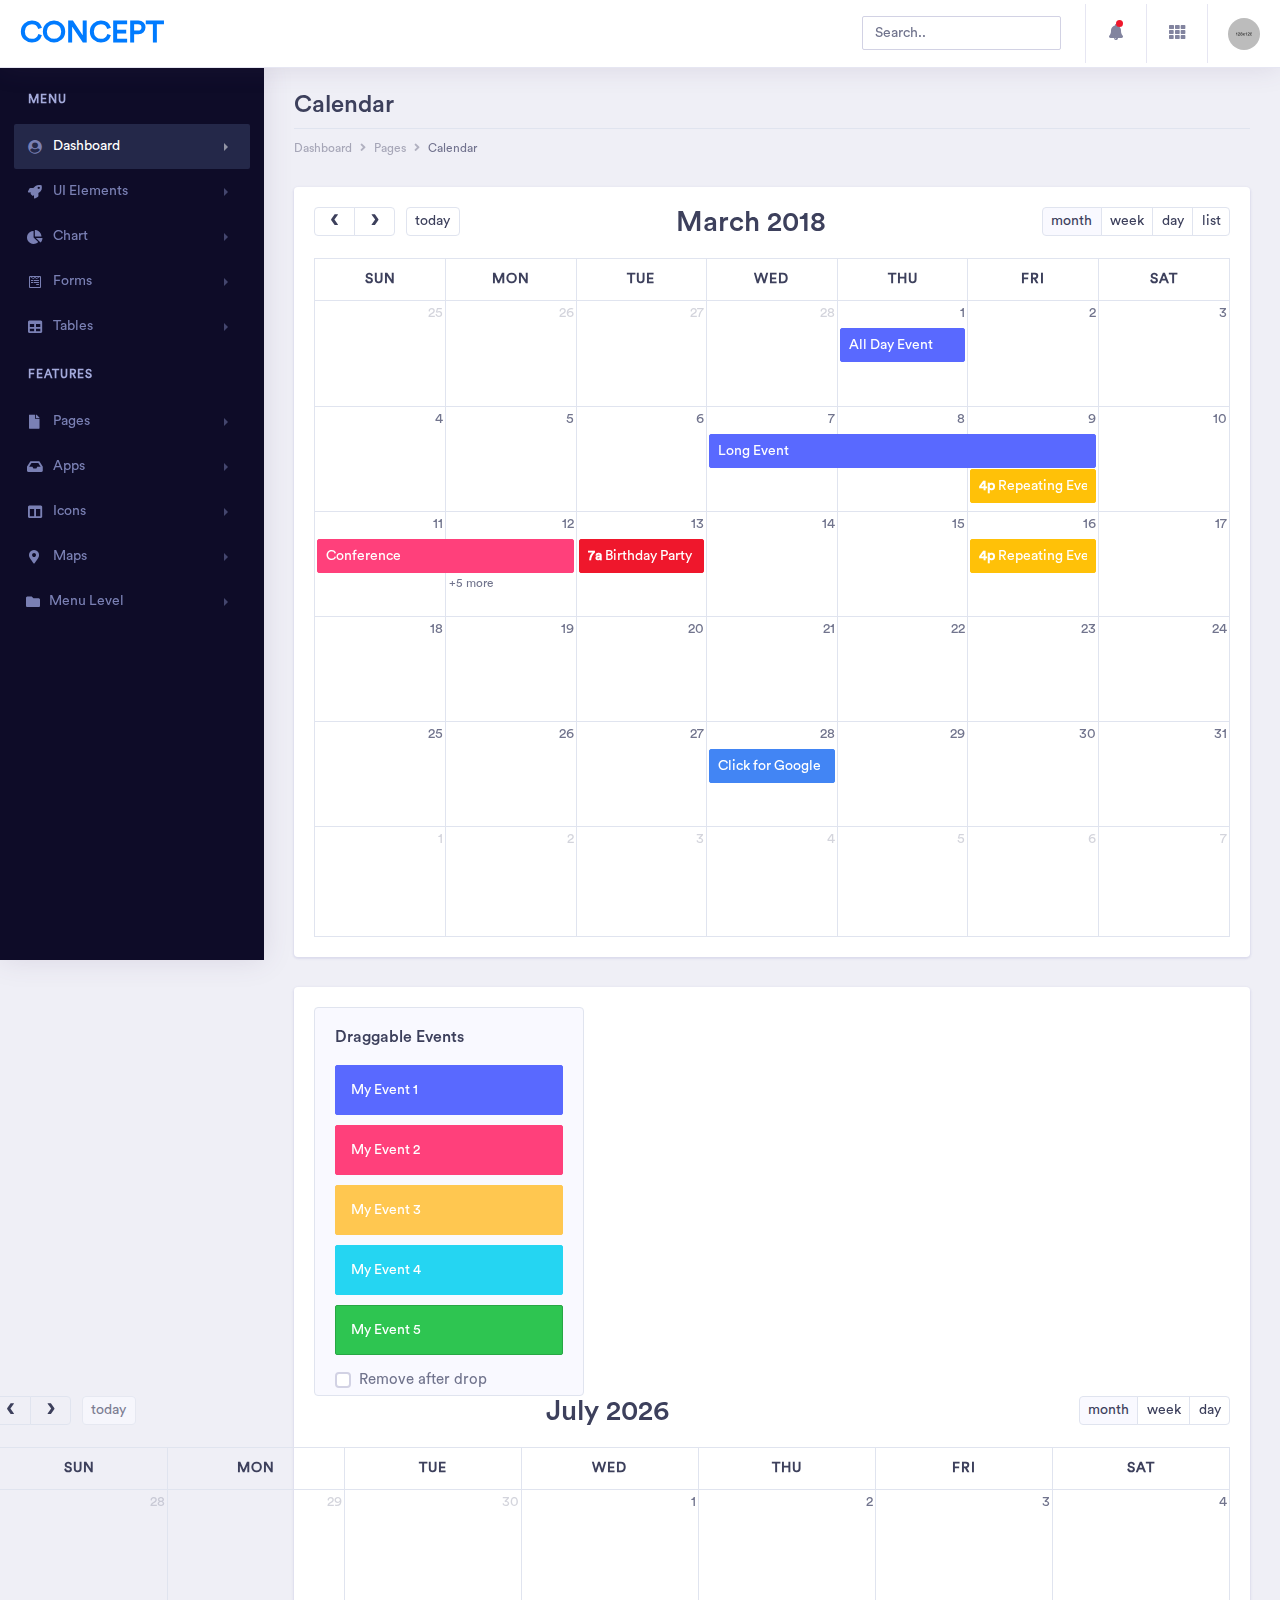
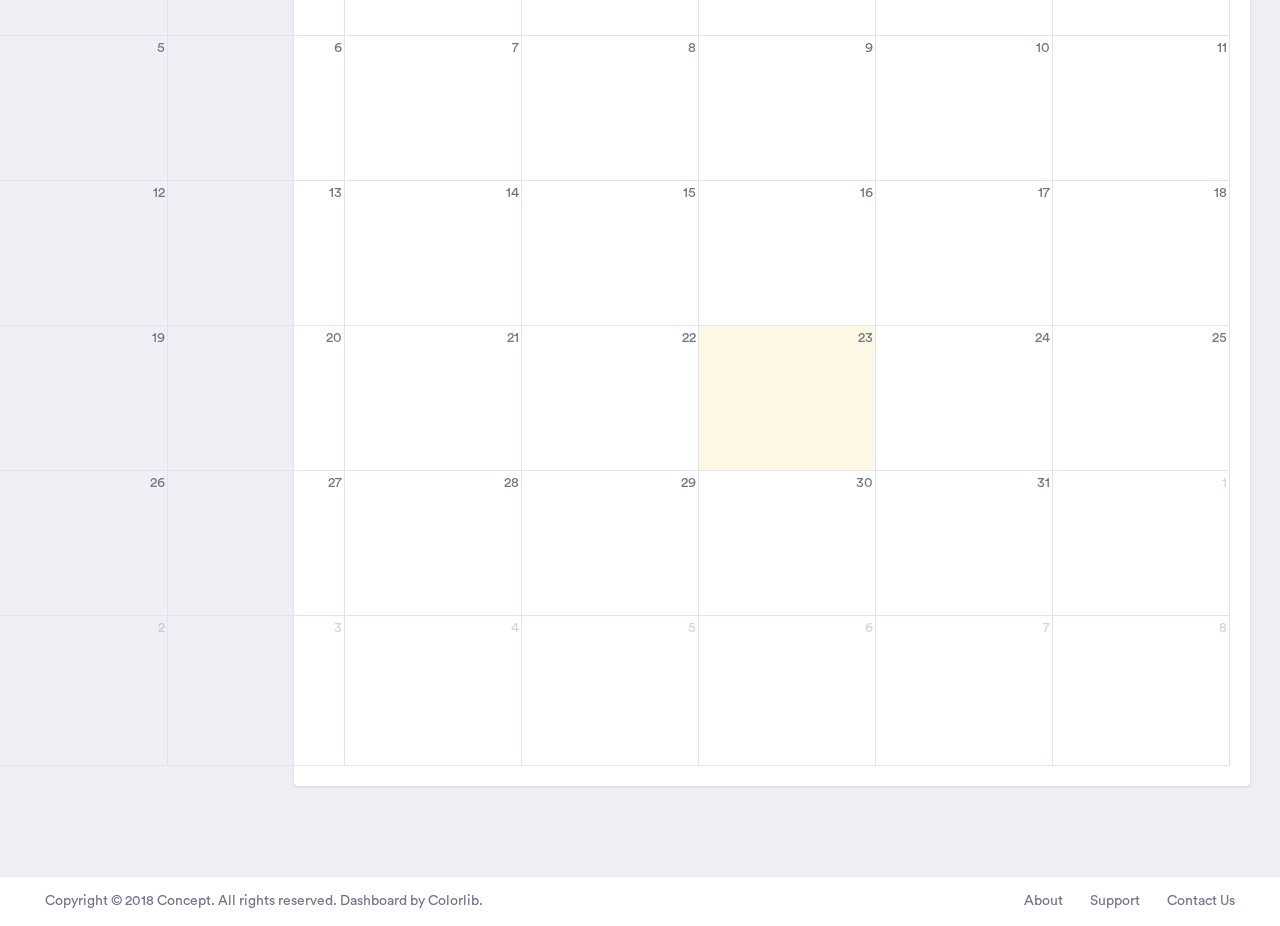
<file: pages/calendar.html>
<!doctype html>
<html lang="en">
 
<head>
    <!-- Required meta tags -->
    <meta charset="utf-8">
    <meta name="viewport" content="width=device-width, initial-scale=1, shrink-to-fit=no">
    <title>Concept - Bootstrap 4 Admin Dashboard Template</title>
    <!-- Bootstrap CSS -->
    <link rel="stylesheet" href="../assets/vendor/bootstrap/css/bootstrap.min.css">
    <link href="../assets/vendor/fonts/circular-std/style.css" rel="stylesheet">
    <link rel="stylesheet" href="../assets/libs/css/style.css">
    <link rel="stylesheet" href="../assets/vendor/fonts/fontawesome/css/fontawesome-all.css">
    <link href='../assets/vendor/full-calendar/css/fullcalendar.css' rel='stylesheet' />
    <link href='../assets/vendor/full-calendar/css/fullcalendar.print.css' rel='stylesheet' media='print' />
</head>

<body>
    <!-- ============================================================== -->
    <!-- main wrapper -->
    <!-- ============================================================== -->
    <div class="dashboard-main-wrapper">
        <!-- ============================================================== -->
        <!-- navbar -->
        <!-- ============================================================== -->
        <div class="dashboard-header">
            <nav class="navbar navbar-expand-lg bg-white fixed-top">
                <a class="navbar-brand" href="../index.html">Concept</a>
                <button class="navbar-toggler" type="button" data-toggle="collapse" data-target="#navbarSupportedContent" aria-controls="navbarSupportedContent" aria-expanded="false" aria-label="Toggle navigation">
                    <span class="navbar-toggler-icon"></span>
                </button>
                <div class="collapse navbar-collapse " id="navbarSupportedContent">
                    <ul class="navbar-nav ml-auto navbar-right-top">
                        <li class="nav-item">
                            <div id="custom-search" class="top-search-bar">
                                <input class="form-control" type="text" placeholder="Search..">
                            </div>
                        </li>
                        <li class="nav-item dropdown notification">
                            <a class="nav-link nav-icons" href="#" id="navbarDropdownMenuLink1" data-toggle="dropdown" aria-haspopup="true" aria-expanded="false"><i class="fas fa-fw fa-bell"></i> <span class="indicator"></span></a>
                            <ul class="dropdown-menu dropdown-menu-right notification-dropdown">
                                <li>
                                    <div class="notification-title"> Notification</div>
                                    <div class="notification-list">
                                        <div class="list-group">
                                            <a href="#" class="list-group-item list-group-item-action active">
                                                <div class="notification-info">
                                                    <div class="notification-list-user-img"><img src="../assets/images/avatar-2.jpg" alt="" class="user-avatar-md rounded-circle"></div>
                                                    <div class="notification-list-user-block"><span class="notification-list-user-name">Jeremy Rakestraw</span>accepted your invitation to join the team.
                                                        <div class="notification-date">2 min ago</div>
                                                    </div>
                                                </div>
                                            </a>
                                            <a href="#" class="list-group-item list-group-item-action">
                                                <div class="notification-info">
                                                    <div class="notification-list-user-img"><img src="../assets/images/avatar-3.jpg" alt="" class="user-avatar-md rounded-circle"></div>
                                                    <div class="notification-list-user-block"><span class="notification-list-user-name">
John Abraham</span>is now following you
                                                        <div class="notification-date">2 days ago</div>
                                                    </div>
                                                </div>
                                            </a>
                                            <a href="#" class="list-group-item list-group-item-action">
                                                <div class="notification-info">
                                                    <div class="notification-list-user-img"><img src="../assets/images/avatar-4.jpg" alt="" class="user-avatar-md rounded-circle"></div>
                                                    <div class="notification-list-user-block"><span class="notification-list-user-name">Monaan Pechi</span> is watching your main repository
                                                        <div class="notification-date">2 min ago</div>
                                                    </div>
                                                </div>
                                            </a>
                                            <a href="#" class="list-group-item list-group-item-action">
                                                <div class="notification-info">
                                                    <div class="notification-list-user-img"><img src="../assets/images/avatar-5.jpg" alt="" class="user-avatar-md rounded-circle"></div>
                                                    <div class="notification-list-user-block"><span class="notification-list-user-name">Jessica Caruso</span>accepted your invitation to join the team.
                                                        <div class="notification-date">2 min ago</div>
                                                    </div>
                                                </div>
                                            </a>
                                        </div>
                                    </div>
                                </li>
                                <li>
                                    <div class="list-footer"> <a href="#">View all notifications</a></div>
                                </li>
                            </ul>
                        </li>
                        <li class="nav-item dropdown connection">
                            <a class="nav-link" href="#" id="navbarDropdown" role="button" data-toggle="dropdown" aria-haspopup="true" aria-expanded="false"> <i class="fas fa-fw fa-th"></i> </a>
                            <ul class="dropdown-menu dropdown-menu-right connection-dropdown">
                                <li class="connection-list">
                                    <div class="row">
                                        <div class="col-xl-4 col-lg-4 col-md-6 col-sm-12 col-12 ">
                                            <a href="#" class="connection-item"><img src="../assets/images/github.png" alt="" > <span>Github</span></a>
                                        </div>
                                        <div class="col-xl-4 col-lg-4 col-md-6 col-sm-12 col-12 ">
                                            <a href="#" class="connection-item"><img src="../assets/images/dribbble.png" alt="" > <span>Dribbble</span></a>
                                        </div>
                                        <div class="col-xl-4 col-lg-4 col-md-6 col-sm-12 col-12 ">
                                            <a href="#" class="connection-item"><img src="../assets/images/dropbox.png" alt="" > <span>Dropbox</span></a>
                                        </div>
                                    </div>
                                    <div class="row">
                                        <div class="col-xl-4 col-lg-4 col-md-6 col-sm-12 col-12 ">
                                            <a href="#" class="connection-item"><img src="../assets/images/bitbucket.png" alt=""> <span>Bitbucket</span></a>
                                        </div>
                                        <div class="col-xl-4 col-lg-4 col-md-6 col-sm-12 col-12 ">
                                            <a href="#" class="connection-item"><img src="../assets/images/mail_chimp.png" alt="" ><span>Mail chimp</span></a>
                                        </div>
                                        <div class="col-xl-4 col-lg-4 col-md-6 col-sm-12 col-12 ">
                                            <a href="#" class="connection-item"><img src="../assets/images/slack.png" alt="" > <span>Slack</span></a>
                                        </div>
                                    </div>
                                </li>
                                <li>
                                    <div class="conntection-footer"><a href="#">More</a></div>
                                </li>
                            </ul>
                        </li>
                        <li class="nav-item dropdown nav-user">
                            <a class="nav-link nav-user-img" href="#" id="navbarDropdownMenuLink2" data-toggle="dropdown" aria-haspopup="true" aria-expanded="false"><img src="../assets/images/avatar-1.jpg" alt="" class="user-avatar-md rounded-circle"></a>
                            <div class="dropdown-menu dropdown-menu-right nav-user-dropdown" aria-labelledby="navbarDropdownMenuLink2">
                                <div class="nav-user-info">
                                    <h5 class="mb-0 text-white nav-user-name">
John Abraham</h5>
                                    <span class="status"></span><span class="ml-2">Available</span>
                                </div>
                                <a class="dropdown-item" href="#"><i class="fas fa-user mr-2"></i>Account</a>
                                <a class="dropdown-item" href="#"><i class="fas fa-cog mr-2"></i>Setting</a>
                                <a class="dropdown-item" href="#"><i class="fas fa-power-off mr-2"></i>Logout</a>
                            </div>
                        </li>
                    </ul>
                </div>
            </nav>
        </div>
        <!-- ============================================================== -->
        <!-- end navbar -->
        <!-- ============================================================== -->
        <!-- ============================================================== -->
        <!-- left sidebar -->
        <!-- ============================================================== -->
        <div class="nav-left-sidebar sidebar-dark">
            <div class="menu-list">
                <nav class="navbar navbar-expand-lg navbar-light">
                    <a class="d-xl-none d-lg-none" href="#">Dashboard</a>
                    <button class="navbar-toggler" type="button" data-toggle="collapse" data-target="#navbarNav" aria-controls="navbarNav" aria-expanded="false" aria-label="Toggle navigation">
                        <span class="navbar-toggler-icon"></span>
                    </button>
                    <div class="collapse navbar-collapse" id="navbarNav">
                        <ul class="navbar-nav flex-column">
                            <li class="nav-divider">
                                Menu
                            </li>
                            <li class="nav-item ">
                                <a class="nav-link active" href="#" data-toggle="collapse" aria-expanded="false" data-target="#submenu-1" aria-controls="submenu-1"><i class="fa fa-fw fa-user-circle"></i>Dashboard <span class="badge badge-success">6</span></a>
                                <div id="submenu-1" class="collapse submenu" style="">
                                    <ul class="nav flex-column">
                                        <li class="nav-item">
                                            <a class="nav-link" href="index.html" data-toggle="collapse" aria-expanded="false" data-target="#submenu-1-2" aria-controls="submenu-1-2">E-Commerce</a>
                                            <div id="submenu-1-2" class="collapse submenu" style="">
                                                <ul class="nav flex-column">
                                                    <li class="nav-item">
                                                        <a class="nav-link" href="../index.html">E Commerce Dashboard</a>
                                                    </li>
                                                    <li class="nav-item">
                                                        <a class="nav-link" href="../ecommerce-product.html">Product List</a>
                                                    </li>
                                                    <li class="nav-item">
                                                        <a class="nav-link" href="../ecommerce-product-single.html">Product Single</a>
                                                    </li>
                                                    <li class="nav-item">
                                                        <a class="nav-link" href="../ecommerce-product-checkout.html">Product Checkout</a>
                                                    </li>
                                                </ul>
                                            </div>
                                        </li>
                                        <li class="nav-item">
                                            <a class="nav-link" href="../dashboard-finance.html">Finance</a>
                                        </li>
                                        <li class="nav-item">
                                            <a class="nav-link" href="../dashboard-sales.html">Sales</a>
                                        </li>
                                        <li class="nav-item">
                                            <a class="nav-link" href="#" data-toggle="collapse" aria-expanded="false" data-target="#submenu-1-1" aria-controls="submenu-1-1">Infulencer</a>
                                            <div id="submenu-1-1" class="collapse submenu" style="">
                                                <ul class="nav flex-column">
                                                    <li class="nav-item">
                                                        <a class="nav-link" href="../dashboard-influencer.html">Influencer</a>
                                                    </li>
                                                    <li class="nav-item">
                                                        <a class="nav-link" href="../influencer-finder.html">Influencer Finder</a>
                                                    </li>
                                                    <li class="nav-item">
                                                        <a class="nav-link" href="../influencer-profile.html">Influencer Profile</a>
                                                    </li>
                                                </ul>
                                            </div>
                                        </li>
                                    </ul>
                                </div>
                            </li>
                            <li class="nav-item">
                                <a class="nav-link" href="#" data-toggle="collapse" aria-expanded="false" data-target="#submenu-2" aria-controls="submenu-2"><i class="fa fa-fw fa-rocket"></i>UI Elements</a>
                                <div id="submenu-2" class="collapse submenu" style="">
                                    <ul class="nav flex-column">
                                        <li class="nav-item">
                                            <a class="nav-link" href="cards.html">Cards <span class="badge badge-secondary">New</span></a>
                                        </li>
                                        <li class="nav-item">
                                            <a class="nav-link" href="general.html">General</a>
                                        </li>
                                        <li class="nav-item">
                                            <a class="nav-link" href="carousel.html">Carousel</a>
                                        </li>
                                        <li class="nav-item">
                                            <a class="nav-link" href="listgroup.html">List Group</a>
                                        </li>
                                        <li class="nav-item">
                                            <a class="nav-link" href="typography.html">Typography</a>
                                        </li>
                                        <li class="nav-item">
                                            <a class="nav-link" href="accordions.html">Accordions</a>
                                        </li>
                                        <li class="nav-item">
                                            <a class="nav-link" href="tabs.html">Tabs</a>
                                        </li>
                                    </ul>
                                </div>
                            </li>
                            <li class="nav-item">
                                <a class="nav-link" href="#" data-toggle="collapse" aria-expanded="false" data-target="#submenu-3" aria-controls="submenu-3"><i class="fas fa-fw fa-chart-pie"></i>Chart</a>
                                <div id="submenu-3" class="collapse submenu" style="">
                                    <ul class="nav flex-column">
                                        <li class="nav-item">
                                            <a class="nav-link" href="chart-c3.html">C3 Charts</a>
                                        </li>
                                        <li class="nav-item">
                                            <a class="nav-link" href="chart-chartist.html">Chartist Charts</a>
                                        </li>
                                        <li class="nav-item">
                                            <a class="nav-link" href="chart-charts.html">Chart</a>
                                        </li>
                                        <li class="nav-item">
                                            <a class="nav-link" href="chart-morris.html">Morris</a>
                                        </li>
                                        <li class="nav-item">
                                            <a class="nav-link" href="chart-sparkline.html">Sparkline</a>
                                        </li>
                                        <li class="nav-item">
                                            <a class="nav-link" href="chart-gauge.html">Guage</a>
                                        </li>
                                    </ul>
                                </div>
                            </li>
                            <li class="nav-item ">
                                <a class="nav-link" href="#" data-toggle="collapse" aria-expanded="false" data-target="#submenu-4" aria-controls="submenu-4"><i class="fab fa-fw fa-wpforms"></i>Forms</a>
                                <div id="submenu-4" class="collapse submenu" style="">
                                    <ul class="nav flex-column">
                                        <li class="nav-item">
                                            <a class="nav-link" href="form-elements.html">Form Elements</a>
                                        </li>
                                        <li class="nav-item">
                                            <a class="nav-link" href="form-validation.html">Parsely Validations</a>
                                        </li>
                                        <li class="nav-item">
                                            <a class="nav-link" href="multiselect.html">Multiselect</a>
                                        </li>
                                    </ul>
                                </div>
                            </li>
                            <li class="nav-item">
                                <a class="nav-link" href="#" data-toggle="collapse" aria-expanded="false" data-target="#submenu-5" aria-controls="submenu-5"><i class="fas fa-fw fa-table"></i>Tables</a>
                                <div id="submenu-5" class="collapse submenu" style="">
                                    <ul class="nav flex-column">
                                        <li class="nav-item">
                                            <a class="nav-link" href="general-table.html">General Tables</a>
                                        </li>
                                        <li class="nav-item">
                                            <a class="nav-link" href="data-tables.html">Data Tables</a>
                                        </li>
                                    </ul>
                                </div>
                            </li>
                            <li class="nav-divider">
                                Features
                            </li>
                            <li class="nav-item">
                                <a class="nav-link" href="#" data-toggle="collapse" aria-expanded="false" data-target="#submenu-6" aria-controls="submenu-6"><i class="fas fa-fw fa-file"></i>Pages</a>
                                <div id="submenu-6" class="collapse submenu" style="">
                                    <ul class="nav flex-column">
                                        <li class="nav-item">
                                            <a class="nav-link" href="invoice.html">Invoice</a>
                                        </li>
                                        <li class="nav-item">
                                            <a class="nav-link" href="blank-page.html">Blank Page</a>
                                        </li>
                                        <li class="nav-item">
                                            <a class="nav-link" href="blank-page-header.html">Blank Page Header</a>
                                        </li>
                                        <li class="nav-item">
                                            <a class="nav-link" href="login.html">Login</a>
                                        </li>
                                        <li class="nav-item">
                                            <a class="nav-link" href="404-page.html">404 page</a>
                                        </li>
                                        <li class="nav-item">
                                            <a class="nav-link" href="sign-up.html">Sign up Page</a>
                                        </li>
                                        <li class="nav-item">
                                            <a class="nav-link" href="forgot-password.html">Forgot Password</a>
                                        </li>
                                        <li class="nav-item">
                                            <a class="nav-link" href="pricing.html">Pricing Tables</a>
                                        </li>
                                        <li class="nav-item">
                                            <a class="nav-link" href="timeline.html">Timeline</a>
                                        </li>
                                        <li class="nav-item">
                                            <a class="nav-link" href="calendar.html">Calendar</a>
                                        </li>
                                        <li class="nav-item">
                                            <a class="nav-link" href="sortable-nestable-lists.html">Sortable/Nestable List</a>
                                        </li>
                                        <li class="nav-item">
                                            <a class="nav-link" href="widgets.html">Widgets</a>
                                        </li>
                                        <li class="nav-item">
                                            <a class="nav-link" href="media-object.html">Media Objects</a>
                                        </li>
                                        <li class="nav-item">
                                            <a class="nav-link" href="cropper-image.html">Cropper</a>
                                        </li>
                                        <li class="nav-item">
                                            <a class="nav-link" href="color-picker.html">Color Picker</a>
                                        </li>
                                    </ul>
                                </div>
                            </li>
                            <li class="nav-item">
                                <a class="nav-link" href="#" data-toggle="collapse" aria-expanded="false" data-target="#submenu-7" aria-controls="submenu-7"><i class="fas fa-fw fa-inbox"></i>Apps <span class="badge badge-secondary">New</span></a>
                                <div id="submenu-7" class="collapse submenu" style="">
                                    <ul class="nav flex-column">
                                        <li class="nav-item">
                                            <a class="nav-link" href="inbox.html">Inbox</a>
                                        </li>
                                        <li class="nav-item">
                                            <a class="nav-link" href="email-details.html">Email Detail</a>
                                        </li>
                                        <li class="nav-item">
                                            <a class="nav-link" href="email-compose.html">Email Compose</a>
                                        </li>
                                        <li class="nav-item">
                                            <a class="nav-link" href="message-chat.html">Message Chat</a>
                                        </li>
                                    </ul>
                                </div>
                            </li>
                            <li class="nav-item">
                                <a class="nav-link" href="#" data-toggle="collapse" aria-expanded="false" data-target="#submenu-8" aria-controls="submenu-8"><i class="fas fa-fw fa-columns"></i>Icons</a>
                                <div id="submenu-8" class="collapse submenu" style="">
                                    <ul class="nav flex-column">
                                        <li class="nav-item">
                                            <a class="nav-link" href="icon-fontawesome.html">FontAwesome Icons</a>
                                        </li>
                                        <li class="nav-item">
                                            <a class="nav-link" href="icon-material.html">Material Icons</a>
                                        </li>
                                        <li class="nav-item">
                                            <a class="nav-link" href="icon-simple-lineicon.html">Simpleline Icon</a>
                                        </li>
                                        <li class="nav-item">
                                            <a class="nav-link" href="icon-themify.html">Themify Icon</a>
                                        </li>
                                        <li class="nav-item">
                                            <a class="nav-link" href="icon-flag.html">Flag Icons</a>
                                        </li>
                                        <li class="nav-item">
                                            <a class="nav-link" href="icon-weather.html">Weather Icon</a>
                                        </li>
                                    </ul>
                                </div>
                            </li>
                            <li class="nav-item">
                                <a class="nav-link" href="#" data-toggle="collapse" aria-expanded="false" data-target="#submenu-9" aria-controls="submenu-9"><i class="fas fa-fw fa-map-marker-alt"></i>Maps</a>
                                <div id="submenu-9" class="collapse submenu" style="">
                                    <ul class="nav flex-column">
                                        <li class="nav-item">
                                            <a class="nav-link" href="map-google.html">Google Maps</a>
                                        </li>
                                        <li class="nav-item">
                                            <a class="nav-link" href="map-vector.html">Vector Maps</a>
                                        </li>
                                    </ul>
                                </div>
                            </li>
                            <li class="nav-item">
                                <a class="nav-link" href="#" data-toggle="collapse" aria-expanded="false" data-target="#submenu-10" aria-controls="submenu-10"><i class="fas fa-f fa-folder"></i>Menu Level</a>
                                <div id="submenu-10" class="collapse submenu" style="">
                                    <ul class="nav flex-column">
                                        <li class="nav-item">
                                            <a class="nav-link" href="#">Level 1</a>
                                        </li>
                                        <li class="nav-item">
                                            <a class="nav-link" href="#" data-toggle="collapse" aria-expanded="false" data-target="#submenu-11" aria-controls="submenu-11">Level 2</a>
                                            <div id="submenu-11" class="collapse submenu" style="">
                                                <ul class="nav flex-column">
                                                    <li class="nav-item">
                                                        <a class="nav-link" href="#">Level 1</a>
                                                    </li>
                                                    <li class="nav-item">
                                                        <a class="nav-link" href="#">Level 2</a>
                                                    </li>
                                                </ul>
                                            </div>
                                        </li>
                                        <li class="nav-item">
                                            <a class="nav-link" href="#">Level 3</a>
                                        </li>
                                    </ul>
                                </div>
                            </li>
                        </ul>
                    </div>
                </nav>
            </div>
        </div>
        <!-- ============================================================== -->
        <!-- end left sidebar -->
        <!-- ============================================================== -->
        <!-- ============================================================== -->
        <!-- wrapper  -->
        <!-- ============================================================== -->
        <div class="dashboard-wrapper">
            <div class="container-fluid  dashboard-content">
                <!-- ============================================================== -->
                <!-- pageheader -->
                <!-- ============================================================== -->
                <div class="row">
                    <div class="col-xl-12 col-lg-12 col-md-12 col-sm-12 col-12">
                        <div class="page-header">
                            <h2 class="pageheader-title">Calendar </h2>
                            <p class="pageheader-text">Proin placerat ante duiullam scelerisque a velit ac porta, fusce sit amet vestibulum mi. Morbi lobortis pulvinar quam.</p>
                            <div class="page-breadcrumb">
                                <nav aria-label="breadcrumb">
                                    <ol class="breadcrumb">
                                        <li class="breadcrumb-item"><a href="#" class="breadcrumb-link">Dashboard</a></li>
                                        <li class="breadcrumb-item"><a href="#" class="breadcrumb-link">Pages</a></li>
                                        <li class="breadcrumb-item active" aria-current="page">Calendar</li>
                                    </ol>
                                </nav>
                            </div>
                        </div>
                    </div>
                </div>
                <!-- ============================================================== -->
                <!-- end pageheader -->
                <!-- ============================================================== -->
                <!-- ============================================================== -->
                <!-- simple calendar -->
                <!-- ============================================================== -->
                <div class="row">
                    <div class="col-xl-12 col-lg-12 col-md-12 col-sm-12 col-12">
                        <div class="card">
                            <div class="card-body">
                                <div id='calendar1'></div>
                            </div>
                        </div>
                    </div>
                </div>
                <!-- ============================================================== -->
                <!-- end simple calendar -->
                <!-- ============================================================== -->
                <!-- ============================================================== -->
                <!-- events calendar -->
                <!-- ============================================================== -->
                <div class="row">
                    <div class="col-xl-12 col-lg-12 col-md-12 col-sm-12 col-12">
                        <div class="card">
                            <div class="card-body">
                                <div id='wrap'>
                                    <div id='external-events'>
                                        <h4>Draggable Events</h4>
                                        <div class='fc-event'>My Event 1</div>
                                        <div class='fc-event bg-secondary border-secondary'>My Event 2</div>
                                        <div class='fc-event bg-brand border-brand'>My Event 3</div>
                                        <div class='fc-event bg-info border-info'>My Event 4</div>
                                        <div class='fc-event bg-success border-success'>My Event 5</div>
                                        <div class="custom-control custom-checkbox">
                                            <input type="checkbox" class="custom-control-input" id='drop-remove'>
                                            <label class="custom-control-label" for="drop-remove">Remove after drop</label>
                                        </div>
                                    </div>
                                    <div id='calendar'></div>
                                    <div style='clear:both'></div>
                                </div>
                            </div>
                        </div>
                    </div>
                </div>
                <!-- ============================================================== -->
                <!-- end events calendar -->
                <!-- ============================================================== -->
            </div>
        </div>
        <!-- ============================================================== -->
        <!-- footer -->
        <!-- ============================================================== -->
        <div class="footer">
            <div class="container-fluid">
                <div class="row">
                    <div class="col-xl-6 col-lg-6 col-md-12 col-sm-12 col-12">
                        Copyright © 2018 Concept. All rights reserved. Dashboard by <a href="https://colorlib.com/wp/">Colorlib</a>.
                    </div>
                    <div class="col-xl-6 col-lg-6 col-md-12 col-sm-12 col-12">
                        <div class="text-md-right footer-links d-none d-sm-block">
                            <a href="javascript: void(0);">About</a>
                            <a href="javascript: void(0);">Support</a>
                            <a href="javascript: void(0);">Contact Us</a>
                        </div>
                    </div>
                </div>
            </div>
        </div>
        <!-- ============================================================== -->
        <!-- end footer -->
        <!-- ============================================================== -->
    </div>
    <!-- ============================================================== -->
    <!-- end main wrapper -->
    <!-- ============================================================== -->
    <!-- Optional JavaScript -->
    <script src="../assets/vendor/jquery/jquery-3.3.1.min.js"></script>
    <script src="../assets/vendor/bootstrap/js/bootstrap.bundle.js"></script>
    <script src="../assets/vendor/slimscroll/jquery.slimscroll.js"></script>
    <script src='../assets/vendor/full-calendar/js/moment.min.js'></script>
    <script src='../assets/vendor/full-calendar/js/fullcalendar.js'></script>
    <script src='../assets/vendor/full-calendar/js/jquery-ui.min.js'></script>
    <script src='../assets/vendor/full-calendar/js/calendar.js'></script>
    <script src="../assets/libs/js/main-js.js"></script>
</body>
 
</html>
</file>
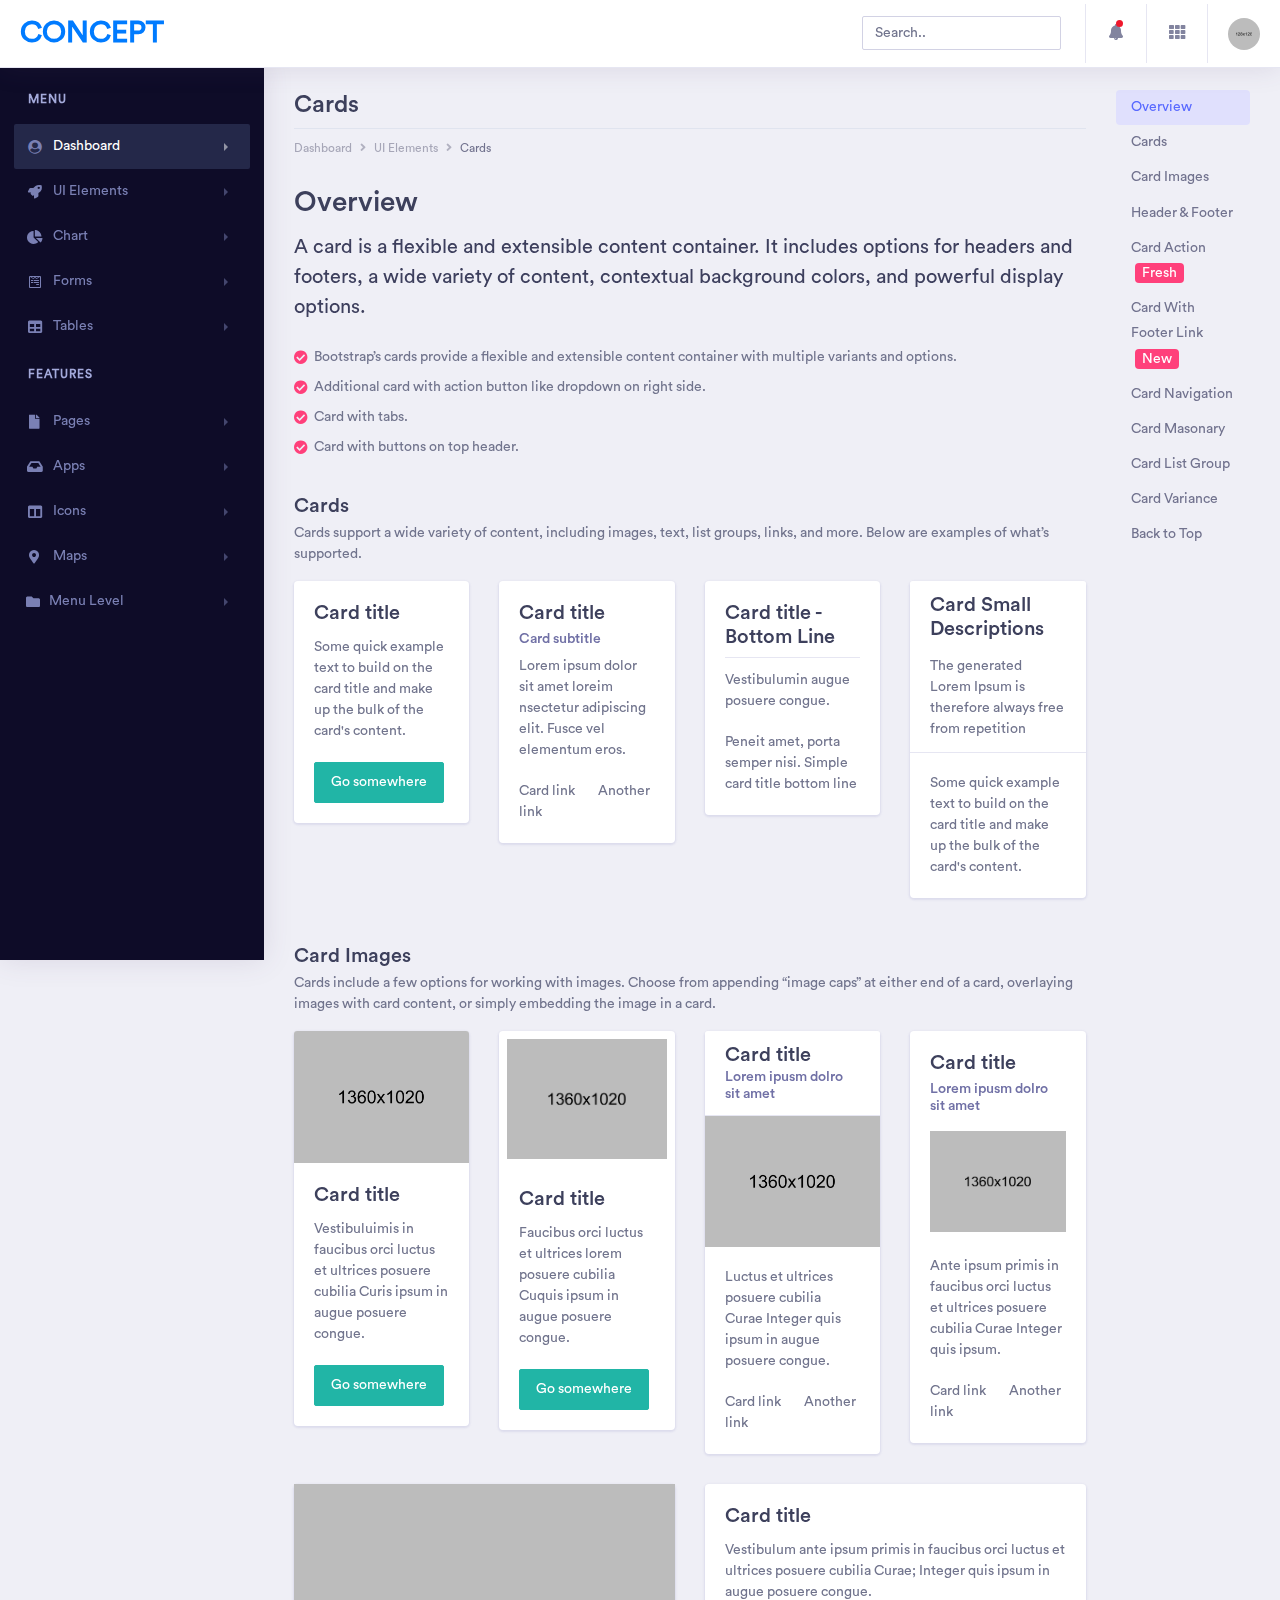
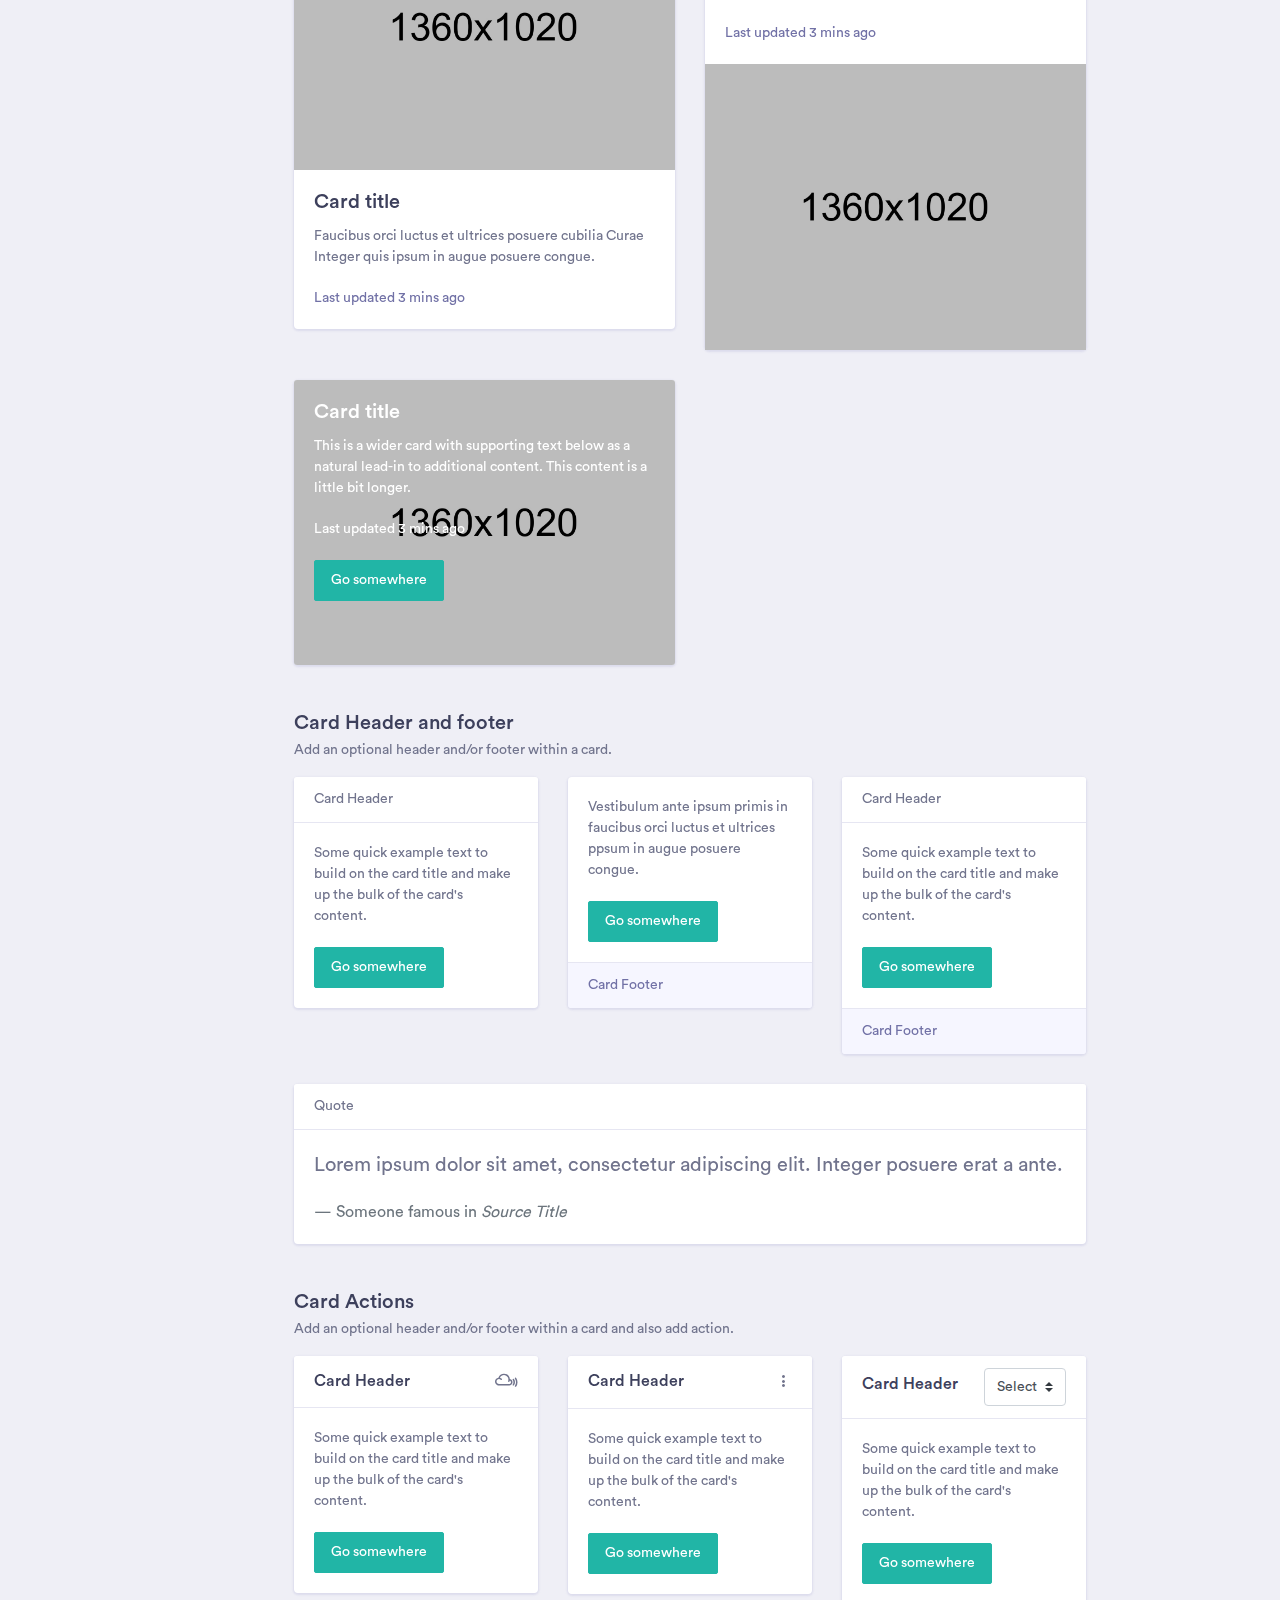
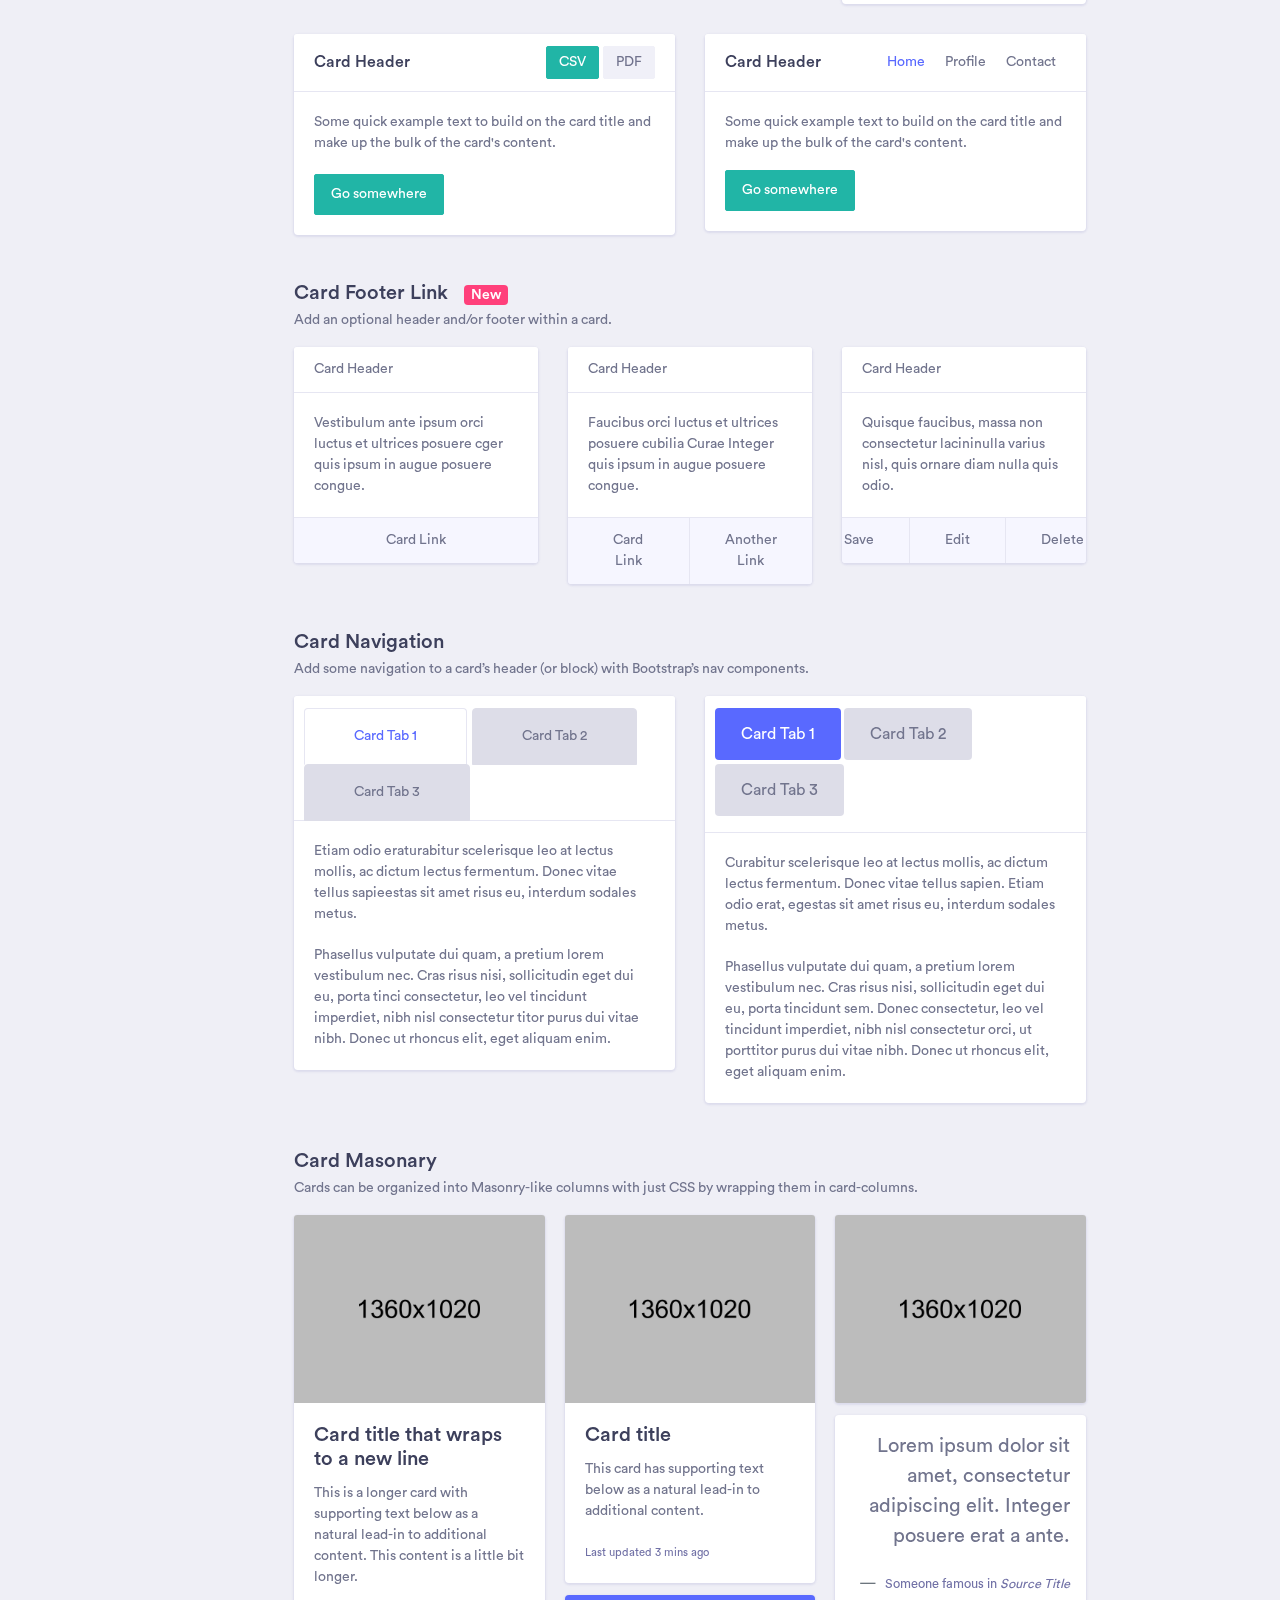
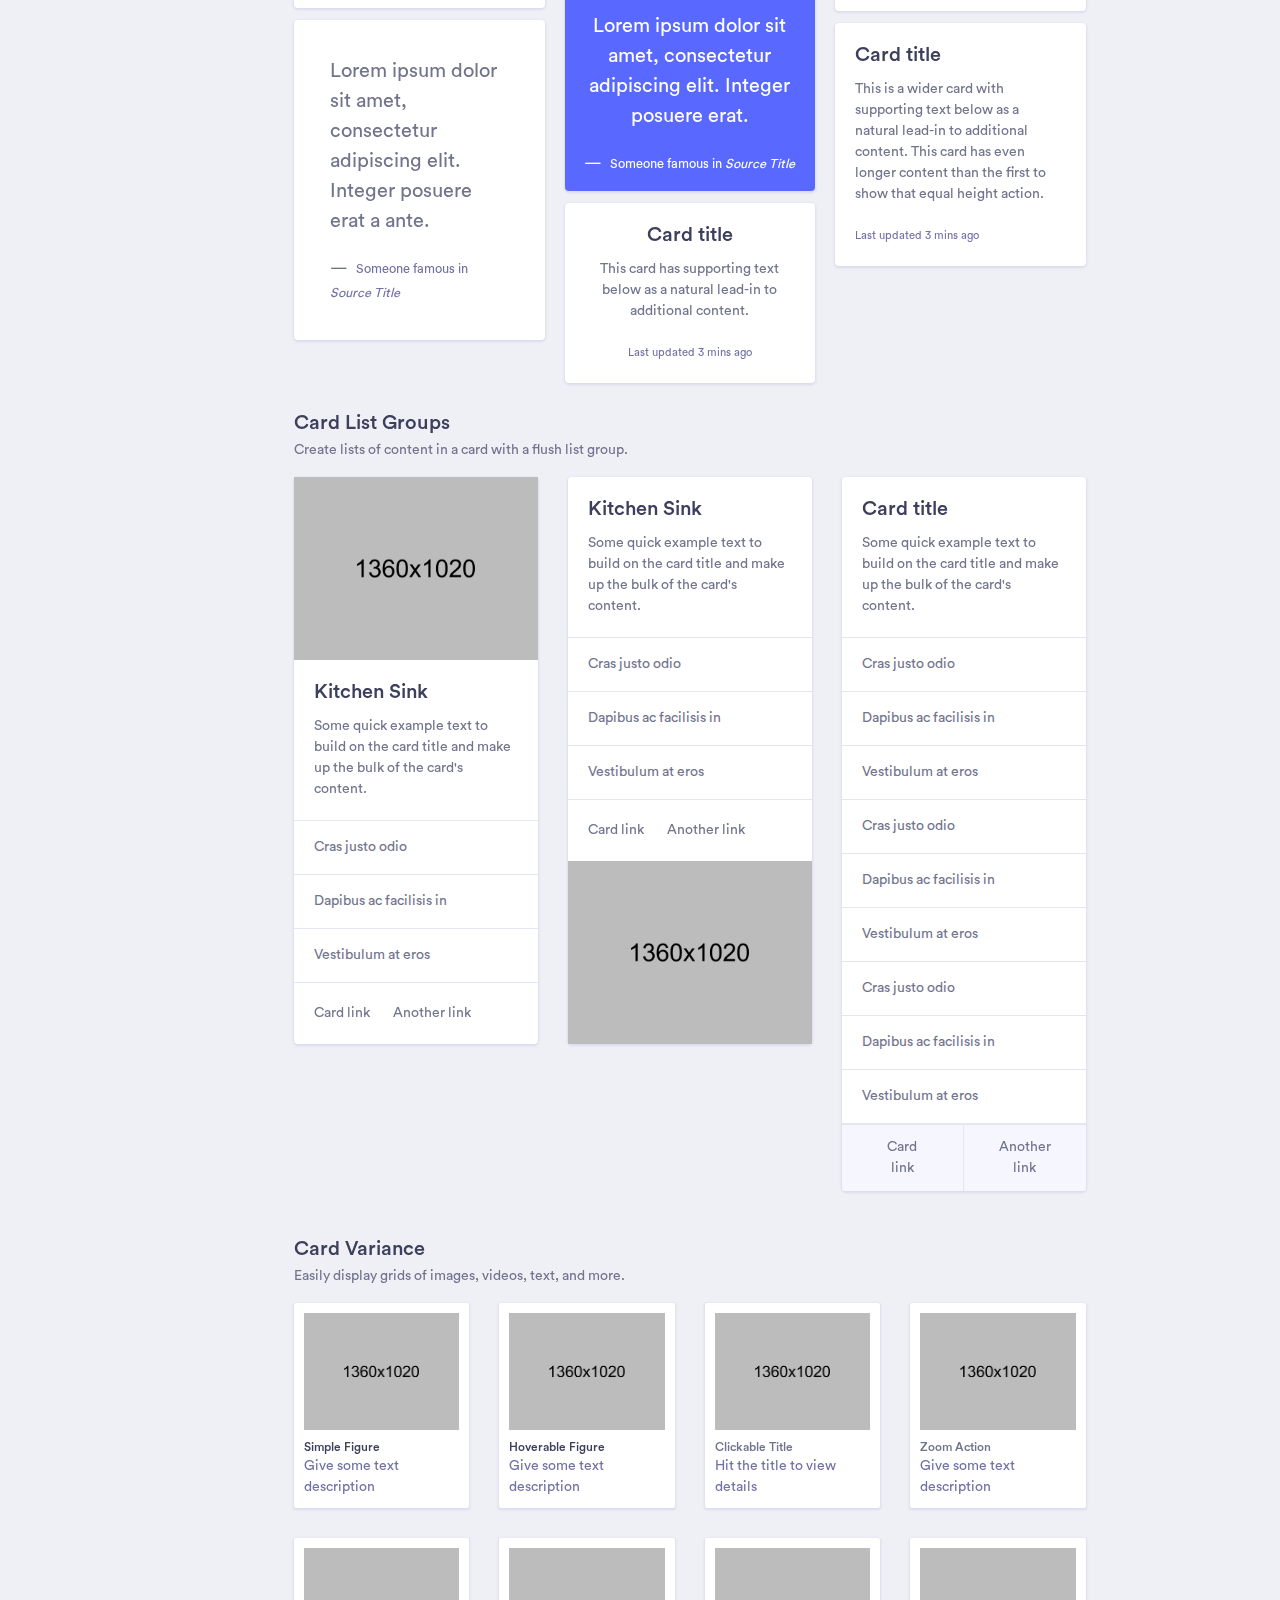
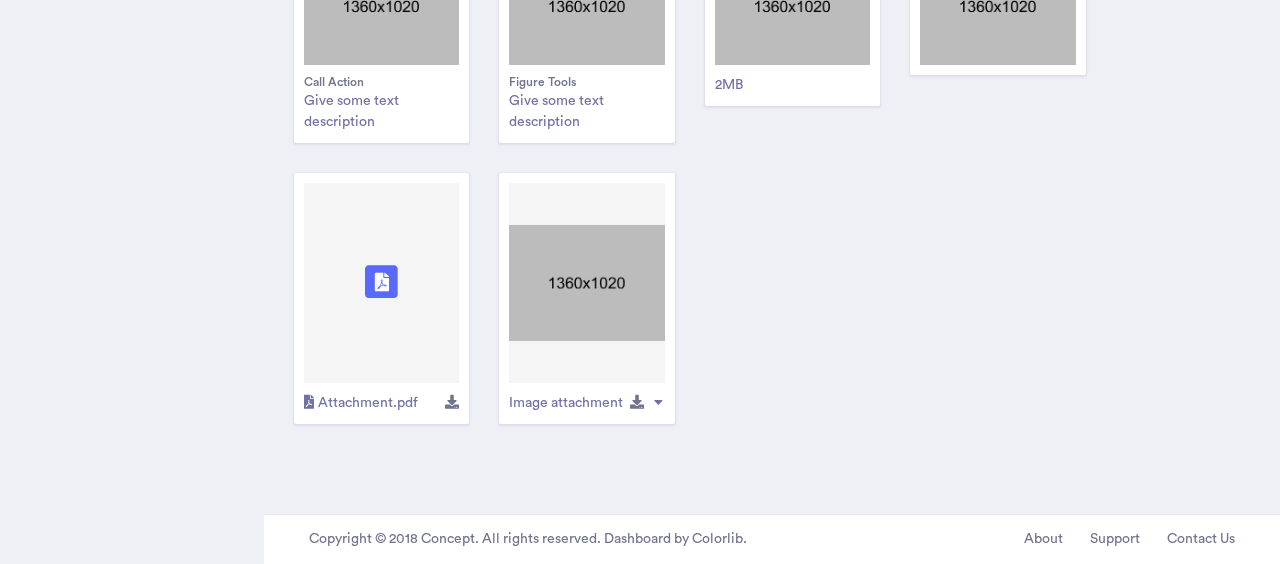
<file: pages/cards.html>
<!doctype html>
<html lang="en">
 
<head>
    <!-- Required meta tags -->
    <meta charset="utf-8">
    <meta name="viewport" content="width=device-width, initial-scale=1, shrink-to-fit=no">
    <!-- Bootstrap CSS -->
    <link rel="stylesheet" href="../assets/vendor/bootstrap/css/bootstrap.min.css">
    <link href="../assets/vendor/fonts/circular-std/style.css" rel="stylesheet">
    <link rel="stylesheet" href="../assets/libs/css/style.css">
    <link rel="stylesheet" href="../assets/vendor/fonts/fontawesome/css/fontawesome-all.css">
    <link rel="stylesheet" href="../assets/vendor/fonts/material-design-iconic-font/css/materialdesignicons.min.css">
    <title>Concept - Bootstrap 4 Admin Dashboard Template</title>
</head>

<body>
    <!-- ============================================================== -->
    <!-- main wrapper -->
    <!-- ============================================================== -->
    <div class="dashboard-main-wrapper">
        <!-- ============================================================== -->
        <!-- navbar -->
        <!-- ============================================================== -->
        <div class="dashboard-header">
            <nav class="navbar navbar-expand-lg bg-white fixed-top">
                <a class="navbar-brand" href="../index.html">Concept</a>
                <button class="navbar-toggler" type="button" data-toggle="collapse" data-target="#navbarSupportedContent" aria-controls="navbarSupportedContent" aria-expanded="false" aria-label="Toggle navigation">
                    <span class="navbar-toggler-icon"></span>
                </button>
                <div class="collapse navbar-collapse " id="navbarSupportedContent">
                    <ul class="navbar-nav ml-auto navbar-right-top">
                        <li class="nav-item">
                            <div id="custom-search" class="top-search-bar">
                                <input class="form-control" type="text" placeholder="Search..">
                            </div>
                        </li>
                        <li class="nav-item dropdown notification">
                            <a class="nav-link nav-icons" href="#" id="navbarDropdownMenuLink1" data-toggle="dropdown" aria-haspopup="true" aria-expanded="false"><i class="fas fa-fw fa-bell"></i> <span class="indicator"></span></a>
                            <ul class="dropdown-menu dropdown-menu-right notification-dropdown">
                                <li>
                                    <div class="notification-title"> Notification</div>
                                    <div class="notification-list">
                                        <div class="list-group">
                                            <a href="#" class="list-group-item list-group-item-action active">
                                                <div class="notification-info">
                                                    <div class="notification-list-user-img"><img src="../assets/images/avatar-2.jpg" alt="" class="user-avatar-md rounded-circle"></div>
                                                    <div class="notification-list-user-block"><span class="notification-list-user-name">Jeremy Rakestraw</span>accepted your invitation to join the team.
                                                        <div class="notification-date">2 min ago</div>
                                                    </div>
                                                </div>
                                            </a>
                                            <a href="#" class="list-group-item list-group-item-action">
                                                <div class="notification-info">
                                                    <div class="notification-list-user-img"><img src="../assets/images/avatar-3.jpg" alt="" class="user-avatar-md rounded-circle"></div>
                                                    <div class="notification-list-user-block"><span class="notification-list-user-name">
John Abraham</span>is now following you
                                                        <div class="notification-date">2 days ago</div>
                                                    </div>
                                                </div>
                                            </a>
                                            <a href="#" class="list-group-item list-group-item-action">
                                                <div class="notification-info">
                                                    <div class="notification-list-user-img"><img src="../assets/images/avatar-4.jpg" alt="" class="user-avatar-md rounded-circle"></div>
                                                    <div class="notification-list-user-block"><span class="notification-list-user-name">Monaan Pechi</span> is watching your main repository
                                                        <div class="notification-date">2 min ago</div>
                                                    </div>
                                                </div>
                                            </a>
                                            <a href="#" class="list-group-item list-group-item-action">
                                                <div class="notification-info">
                                                    <div class="notification-list-user-img"><img src="../assets/images/avatar-5.jpg" alt="" class="user-avatar-md rounded-circle"></div>
                                                    <div class="notification-list-user-block"><span class="notification-list-user-name">Jessica Caruso</span>accepted your invitation to join the team.
                                                        <div class="notification-date">2 min ago</div>
                                                    </div>
                                                </div>
                                            </a>
                                        </div>
                                    </div>
                                </li>
                                <li>
                                    <div class="list-footer"> <a href="#">View all notifications</a></div>
                                </li>
                            </ul>
                        </li>
                        <li class="nav-item dropdown connection">
                            <a class="nav-link" href="#" id="navbarDropdown" role="button" data-toggle="dropdown" aria-haspopup="true" aria-expanded="false"> <i class="fas fa-fw fa-th"></i> </a>
                            <ul class="dropdown-menu dropdown-menu-right connection-dropdown">
                                <li class="connection-list">
                                    <div class="row">
                                        <div class="col-xl-4 col-lg-4 col-md-6 col-sm-12 col-12 ">
                                            <a href="#" class="connection-item"><img src="../assets/images/github.png" alt="" > <span>Github</span></a>
                                        </div>
                                        <div class="col-xl-4 col-lg-4 col-md-6 col-sm-12 col-12 ">
                                            <a href="#" class="connection-item"><img src="../assets/images/dribbble.png" alt="" > <span>Dribbble</span></a>
                                        </div>
                                        <div class="col-xl-4 col-lg-4 col-md-6 col-sm-12 col-12 ">
                                            <a href="#" class="connection-item"><img src="../assets/images/dropbox.png" alt="" > <span>Dropbox</span></a>
                                        </div>
                                    </div>
                                    <div class="row">
                                        <div class="col-xl-4 col-lg-4 col-md-6 col-sm-12 col-12 ">
                                            <a href="#" class="connection-item"><img src="../assets/images/bitbucket.png" alt=""> <span>Bitbucket</span></a>
                                        </div>
                                        <div class="col-xl-4 col-lg-4 col-md-6 col-sm-12 col-12 ">
                                            <a href="#" class="connection-item"><img src="../assets/images/mail_chimp.png" alt="" ><span>Mail chimp</span></a>
                                        </div>
                                        <div class="col-xl-4 col-lg-4 col-md-6 col-sm-12 col-12 ">
                                            <a href="#" class="connection-item"><img src="../assets/images/slack.png" alt="" > <span>Slack</span></a>
                                        </div>
                                    </div>
                                </li>
                                <li>
                                    <div class="conntection-footer"><a href="#">More</a></div>
                                </li>
                            </ul>
                        </li>
                        <li class="nav-item dropdown nav-user">
                            <a class="nav-link nav-user-img" href="#" id="navbarDropdownMenuLink2" data-toggle="dropdown" aria-haspopup="true" aria-expanded="false"><img src="../assets/images/avatar-1.jpg" alt="" class="user-avatar-md rounded-circle"></a>
                            <div class="dropdown-menu dropdown-menu-right nav-user-dropdown" aria-labelledby="navbarDropdownMenuLink2">
                                <div class="nav-user-info">
                                    <h5 class="mb-0 text-white nav-user-name">
John Abraham</h5>
                                    <span class="status"></span><span class="ml-2">Available</span>
                                </div>
                                <a class="dropdown-item" href="#"><i class="fas fa-user mr-2"></i>Account</a>
                                <a class="dropdown-item" href="#"><i class="fas fa-cog mr-2"></i>Setting</a>
                                <a class="dropdown-item" href="#"><i class="fas fa-power-off mr-2"></i>Logout</a>
                            </div>
                        </li>
                    </ul>
                </div>
            </nav>
        </div>
        <!-- ============================================================== -->
        <!-- end navbar -->
        <!-- ============================================================== -->
        <!-- ============================================================== -->
        <!-- left sidebar -->
        <!-- ============================================================== -->
       <div class="nav-left-sidebar sidebar-dark">
            <div class="menu-list">
                <nav class="navbar navbar-expand-lg navbar-light">
                    <a class="d-xl-none d-lg-none" href="#">Dashboard</a>
                    <button class="navbar-toggler" type="button" data-toggle="collapse" data-target="#navbarNav" aria-controls="navbarNav" aria-expanded="false" aria-label="Toggle navigation">
                        <span class="navbar-toggler-icon"></span>
                    </button>
                    <div class="collapse navbar-collapse" id="navbarNav">
                        <ul class="navbar-nav flex-column">
                            <li class="nav-divider">
                                Menu
                            </li>
                            <li class="nav-item ">
                                <a class="nav-link active" href="#" data-toggle="collapse" aria-expanded="false" data-target="#submenu-1" aria-controls="submenu-1"><i class="fa fa-fw fa-user-circle"></i>Dashboard <span class="badge badge-success">6</span></a>
                                <div id="submenu-1" class="collapse submenu" style="">
                                    <ul class="nav flex-column">
                                        <li class="nav-item">
                                            <a class="nav-link" href="index.html" data-toggle="collapse" aria-expanded="false" data-target="#submenu-1-2" aria-controls="submenu-1-2">E-Commerce</a>
                                            <div id="submenu-1-2" class="collapse submenu" style="">
                                                <ul class="nav flex-column">
                                                    <li class="nav-item">
                                                        <a class="nav-link" href="../index.html">E Commerce Dashboard</a>
                                                    </li>
                                                    <li class="nav-item">
                                                        <a class="nav-link" href="../ecommerce-product.html">Product List</a>
                                                    </li>
                                                    <li class="nav-item">
                                                        <a class="nav-link" href="../ecommerce-product-single.html">Product Single</a>
                                                    </li>
                                                    <li class="nav-item">
                                                        <a class="nav-link" href="../ecommerce-product-checkout.html">Product Checkout</a>
                                                    </li>
                                                </ul>
                                            </div>
                                        </li>
                                        <li class="nav-item">
                                            <a class="nav-link" href="../dashboard-finance.html">Finance</a>
                                        </li>
                                        <li class="nav-item">
                                            <a class="nav-link" href="../dashboard-sales.html">Sales</a>
                                        </li>
                                        <li class="nav-item">
                                            <a class="nav-link" href="#" data-toggle="collapse" aria-expanded="false" data-target="#submenu-1-1" aria-controls="submenu-1-1">Infulencer</a>
                                            <div id="submenu-1-1" class="collapse submenu" style="">
                                                <ul class="nav flex-column">
                                                    <li class="nav-item">
                                                        <a class="nav-link" href="../dashboard-influencer.html">Influencer</a>
                                                    </li>
                                                    <li class="nav-item">
                                                        <a class="nav-link" href="../influencer-finder.html">Influencer Finder</a>
                                                    </li>
                                                    <li class="nav-item">
                                                        <a class="nav-link" href="../influencer-profile.html">Influencer Profile</a>
                                                    </li>
                                                </ul>
                                            </div>
                                        </li>
                                    </ul>
                                </div>
                            </li>
                            <li class="nav-item">
                                <a class="nav-link" href="#" data-toggle="collapse" aria-expanded="false" data-target="#submenu-2" aria-controls="submenu-2"><i class="fa fa-fw fa-rocket"></i>UI Elements</a>
                                <div id="submenu-2" class="collapse submenu" style="">
                                    <ul class="nav flex-column">
                                        <li class="nav-item">
                                            <a class="nav-link" href="cards.html">Cards <span class="badge badge-secondary">New</span></a>
                                        </li>
                                        <li class="nav-item">
                                            <a class="nav-link" href="general.html">General</a>
                                        </li>
                                        <li class="nav-item">
                                            <a class="nav-link" href="carousel.html">Carousel</a>
                                        </li>
                                        <li class="nav-item">
                                            <a class="nav-link" href="listgroup.html">List Group</a>
                                        </li>
                                        <li class="nav-item">
                                            <a class="nav-link" href="typography.html">Typography</a>
                                        </li>
                                        <li class="nav-item">
                                            <a class="nav-link" href="accordions.html">Accordions</a>
                                        </li>
                                        <li class="nav-item">
                                            <a class="nav-link" href="tabs.html">Tabs</a>
                                        </li>
                                    </ul>
                                </div>
                            </li>
                            <li class="nav-item">
                                <a class="nav-link" href="#" data-toggle="collapse" aria-expanded="false" data-target="#submenu-3" aria-controls="submenu-3"><i class="fas fa-fw fa-chart-pie"></i>Chart</a>
                                <div id="submenu-3" class="collapse submenu" style="">
                                    <ul class="nav flex-column">
                                        <li class="nav-item">
                                            <a class="nav-link" href="chart-c3.html">C3 Charts</a>
                                        </li>
                                        <li class="nav-item">
                                            <a class="nav-link" href="chart-chartist.html">Chartist Charts</a>
                                        </li>
                                        <li class="nav-item">
                                            <a class="nav-link" href="chart-charts.html">Chart</a>
                                        </li>
                                        <li class="nav-item">
                                            <a class="nav-link" href="chart-morris.html">Morris</a>
                                        </li>
                                        <li class="nav-item">
                                            <a class="nav-link" href="chart-sparkline.html">Sparkline</a>
                                        </li>
                                        <li class="nav-item">
                                            <a class="nav-link" href="chart-gauge.html">Guage</a>
                                        </li>
                                    </ul>
                                </div>
                            </li>
                            <li class="nav-item ">
                                <a class="nav-link" href="#" data-toggle="collapse" aria-expanded="false" data-target="#submenu-4" aria-controls="submenu-4"><i class="fab fa-fw fa-wpforms"></i>Forms</a>
                                <div id="submenu-4" class="collapse submenu" style="">
                                    <ul class="nav flex-column">
                                        <li class="nav-item">
                                            <a class="nav-link" href="form-elements.html">Form Elements</a>
                                        </li>
                                        <li class="nav-item">
                                            <a class="nav-link" href="form-validation.html">Parsely Validations</a>
                                        </li>
                                        <li class="nav-item">
                                            <a class="nav-link" href="multiselect.html">Multiselect</a>
                                        </li>
                                    </ul>
                                </div>
                            </li>
                            <li class="nav-item">
                                <a class="nav-link" href="#" data-toggle="collapse" aria-expanded="false" data-target="#submenu-5" aria-controls="submenu-5"><i class="fas fa-fw fa-table"></i>Tables</a>
                                <div id="submenu-5" class="collapse submenu" style="">
                                    <ul class="nav flex-column">
                                        <li class="nav-item">
                                            <a class="nav-link" href="general-table.html">General Tables</a>
                                        </li>
                                        <li class="nav-item">
                                            <a class="nav-link" href="data-tables.html">Data Tables</a>
                                        </li>
                                    </ul>
                                </div>
                            </li>
                            <li class="nav-divider">
                                Features
                            </li>
                            <li class="nav-item">
                                <a class="nav-link" href="#" data-toggle="collapse" aria-expanded="false" data-target="#submenu-6" aria-controls="submenu-6"><i class="fas fa-fw fa-file"></i>Pages</a>
                                <div id="submenu-6" class="collapse submenu" style="">
                                    <ul class="nav flex-column">
                                        <li class="nav-item">
                                            <a class="nav-link" href="invoice.html">Invoice</a>
                                        </li>
                                        <li class="nav-item">
                                            <a class="nav-link" href="blank-page.html">Blank Page</a>
                                        </li>
                                        <li class="nav-item">
                                            <a class="nav-link" href="blank-page-header.html">Blank Page Header</a>
                                        </li>
                                        <li class="nav-item">
                                            <a class="nav-link" href="login.html">Login</a>
                                        </li>
                                        <li class="nav-item">
                                            <a class="nav-link" href="404-page.html">404 page</a>
                                        </li>
                                        <li class="nav-item">
                                            <a class="nav-link" href="sign-up.html">Sign up Page</a>
                                        </li>
                                        <li class="nav-item">
                                            <a class="nav-link" href="forgot-password.html">Forgot Password</a>
                                        </li>
                                        <li class="nav-item">
                                            <a class="nav-link" href="pricing.html">Pricing Tables</a>
                                        </li>
                                        <li class="nav-item">
                                            <a class="nav-link" href="timeline.html">Timeline</a>
                                        </li>
                                        <li class="nav-item">
                                            <a class="nav-link" href="calendar.html">Calendar</a>
                                        </li>
                                        <li class="nav-item">
                                            <a class="nav-link" href="sortable-nestable-lists.html">Sortable/Nestable List</a>
                                        </li>
                                       <li class="nav-item">
                                            <a class="nav-link" href="widgets.html">Widgets</a>
                                        </li>
                                        <li class="nav-item">
                                            <a class="nav-link" href="media-object.html">Media Objects</a>
                                        </li>
                                        <li class="nav-item">
                                            <a class="nav-link" href="cropper-image.html">Cropper</a>
                                        </li>
                                        <li class="nav-item">
                                            <a class="nav-link" href="color-picker.html">Color Picker</a>
                                        </li>
                                    </ul>
                                </div>
                            </li>
                            <li class="nav-item">
                                <a class="nav-link" href="#" data-toggle="collapse" aria-expanded="false" data-target="#submenu-7" aria-controls="submenu-7"><i class="fas fa-fw fa-inbox"></i>Apps <span class="badge badge-secondary">New</span></a>
                                <div id="submenu-7" class="collapse submenu" style="">
                                    <ul class="nav flex-column">
                                        <li class="nav-item">
                                            <a class="nav-link" href="inbox.html">Inbox</a>
                                        </li>
                                        <li class="nav-item">
                                            <a class="nav-link" href="email-details.html">Email Detail</a>
                                        </li>
                                        <li class="nav-item">
                                            <a class="nav-link" href="email-compose.html">Email Compose</a>
                                        </li>
                                        <li class="nav-item">
                                            <a class="nav-link" href="message-chat.html">Message Chat</a>
                                        </li>
                                    </ul>
                                </div>
                            </li>
                            <li class="nav-item">
                                <a class="nav-link" href="#" data-toggle="collapse" aria-expanded="false" data-target="#submenu-8" aria-controls="submenu-8"><i class="fas fa-fw fa-columns"></i>Icons</a>
                                <div id="submenu-8" class="collapse submenu" style="">
                                    <ul class="nav flex-column">
                                        <li class="nav-item">
                                            <a class="nav-link" href="icon-fontawesome.html">FontAwesome Icons</a>
                                        </li>
                                        <li class="nav-item">
                                            <a class="nav-link" href="icon-material.html">Material Icons</a>
                                        </li>
                                        <li class="nav-item">
                                            <a class="nav-link" href="icon-simple-lineicon.html">Simpleline Icon</a>
                                        </li>
                                        <li class="nav-item">
                                            <a class="nav-link" href="icon-themify.html">Themify Icon</a>
                                        </li>
                                        <li class="nav-item">
                                            <a class="nav-link" href="icon-flag.html">Flag Icons</a>
                                        </li>
                                        <li class="nav-item">
                                            <a class="nav-link" href="icon-weather.html">Weather Icon</a>
                                        </li>
                                    </ul>
                                </div>
                            </li>
                            <li class="nav-item">
                                <a class="nav-link" href="#" data-toggle="collapse" aria-expanded="false" data-target="#submenu-9" aria-controls="submenu-9"><i class="fas fa-fw fa-map-marker-alt"></i>Maps</a>
                                <div id="submenu-9" class="collapse submenu" style="">
                                    <ul class="nav flex-column">
                                        <li class="nav-item">
                                            <a class="nav-link" href="map-google.html">Google Maps</a>
                                        </li>
                                        <li class="nav-item">
                                            <a class="nav-link" href="map-vector.html">Vector Maps</a>
                                        </li>
                                    </ul>
                                </div>
                            </li>
                            <li class="nav-item">
                                <a class="nav-link" href="#" data-toggle="collapse" aria-expanded="false" data-target="#submenu-10" aria-controls="submenu-10"><i class="fas fa-f fa-folder"></i>Menu Level</a>
                                <div id="submenu-10" class="collapse submenu" style="">
                                    <ul class="nav flex-column">
                                        <li class="nav-item">
                                            <a class="nav-link" href="#">Level 1</a>
                                        </li>
                                        <li class="nav-item">
                                            <a class="nav-link" href="#" data-toggle="collapse" aria-expanded="false" data-target="#submenu-11" aria-controls="submenu-11">Level 2</a>
                                            <div id="submenu-11" class="collapse submenu" style="">
                                                <ul class="nav flex-column">
                                                    <li class="nav-item">
                                                        <a class="nav-link" href="#">Level 1</a>
                                                    </li>
                                                    <li class="nav-item">
                                                        <a class="nav-link" href="#">Level 2</a>
                                                    </li>
                                                </ul>
                                            </div>
                                        </li>
                                        <li class="nav-item">
                                            <a class="nav-link" href="#">Level 3</a>
                                        </li>
                                    </ul>
                                </div>
                            </li>
                        </ul>
                    </div>
                </nav>
            </div>
        </div>
        <!-- ============================================================== -->
        <!-- end left sidebar -->
        <!-- ============================================================== -->
        <!-- ============================================================== -->
        <!-- wrapper  -->
        <!-- ============================================================== -->
        <div class="dashboard-wrapper">
            <div class="container-fluid dashboard-content">
                <div class="row">
                    <div class="col-xl-10">
                        <!-- ============================================================== -->
                        <!-- pageheader  -->
                        <!-- ============================================================== -->
                        <div class="row">
                            <div class="col-xl-12 col-lg-12 col-md-12 col-sm-12 col-12">
                                <div class="page-header" id="top">
                                    <h2 class="pageheader-title">Cards </h2>
                                    <p class="pageheader-text">Proin placerat ante duiullam scelerisque a velit ac porta, fusce sit amet vestibulum mi. Morbi lobortis pulvinar quam.</p>
                                    <div class="page-breadcrumb">
                                        <nav aria-label="breadcrumb">
                                            <ol class="breadcrumb">
                                                <li class="breadcrumb-item"><a href="#" class="breadcrumb-link">Dashboard</a></li>
                                                <li class="breadcrumb-item"><a href="#" class="breadcrumb-link">UI Elements</a></li>
                                                <li class="breadcrumb-item active" aria-current="page">Cards</li>
                                            </ol>
                                        </nav>
                                    </div>
                                </div>
                            </div>
                        </div>
                        <!-- ============================================================== -->
                        <!-- end pageheader  -->
                        <!-- ============================================================== -->
                        <!-- ============================================================== -->
                        <!-- overview  -->
                        <!-- ============================================================== -->
                        <div class="row">
                            <div class="col-xl-12 col-lg-12 col-md-12 col-sm-12 col-12">
                                <div class="page-section" id="overview">
                                    <div class="row">
                                        <div class="col-xl-12 col-lg-12 col-md-12 col-sm-12 col-12">
                                            <h2>Overview</h2>
                                            <p class="lead">A card is a flexible and extensible content container. It includes options for headers and footers, a wide variety of content, contextual background colors, and powerful display options.</p>
                                            <ul class="list-unstyled arrow">
                                                <li>Bootstrap’s cards provide a flexible and extensible content container with multiple variants and options.</li>
                                                <li>Additional card with action button like dropdown on right side.</li>
                                                <li>Card with tabs.</li>
                                                <li>Card with buttons on top header. </li>
                                            </ul>
                                        </div>
                                    </div>
                                </div>
                            </div>
                        </div>
                        <!-- ============================================================== -->
                        <!-- end overview  -->
                        <!-- ============================================================== -->
                        <!-- ============================================================== -->
                        <!-- simple cards  -->
                        <!-- ============================================================== -->
                        <div class="row">
                            <div class="col-xl-12 col-lg-12 col-md-12 col-sm-12 col-12">
                                <div class="section-block" id="cards">
                                    <h3 class="section-title">Cards</h3>
                                    <p>Cards support a wide variety of content, including images, text, list groups, links, and more. Below are examples of what’s supported.</p>
                                </div>
                            </div>
                            <div class="col-xl-3 col-lg-6 col-md-6 col-sm-12 col-12">
                                <div class="card">
                                    <div class="card-body">
                                        <h3 class="card-title">Card title</h3>
                                        <p class="card-text">Some quick example text to build on the card title and make up the bulk of the card's content.</p>
                                        <a href="#" class="btn btn-primary">Go somewhere</a>
                                    </div>
                                </div>
                            </div>
                            <div class="col-xl-3 col-lg-6 col-md-6 col-sm-12 col-12">
                                <div class="card">
                                    <div class="card-body">
                                        <h3 class="card-title">Card title</h3>
                                        <h6 class="card-subtitle mb-2 text-muted">Card subtitle</h6>
                                        <p class="card-text">Lorem ipsum dolor sit amet loreim nsectetur adipiscing elit. Fusce vel elementum eros. </p>
                                        <a href="#" class="card-link">Card link</a>
                                        <a href="#" class="card-link">Another link</a>
                                    </div>
                                </div>
                            </div>
                            <div class="col-xl-3 col-lg-6 col-md-6 col-sm-12 col-12">
                                <div class="card">
                                    <div class="card-body">
                                        <h3 class="card-title border-bottom pb-2">Card title - Bottom Line</h3>
                                        <p class="card-text">Vestibulumin augue posuere congue.</p>
                                        <p class="card-text">Peneit amet, porta semper nisi. Simple card title bottom line</p>
                                    </div>
                                </div>
                            </div>
                            <div class="col-xl-3 col-lg-6 col-md-6 col-sm-12 col-12">
                                <div class="card">
                                    <div class="card-header">
                                        <h3>Card Small Descriptions</h3>
                                        <p>The generated Lorem Ipsum is therefore always free from repetition</p>
                                    </div>
                                    <div class="card-body">
                                        <p class="card-text">Some quick example text to build on the card title and make up the bulk of the card's content.</p>
                                    </div>
                                </div>
                            </div>
                        </div>
                        <!-- ============================================================== -->
                        <!-- end simple cards  -->
                        <!-- ============================================================== -->
                        <!-- ============================================================== -->
                        <!-- image cards  -->
                        <!-- ============================================================== -->
                        <div class="row">
                            <div class="col-xl-12 col-lg-12 col-md-12 col-sm-12 col-12">
                                <div class="section-block" id="image-card">
                                    <h3 class="section-title">Card Images</h3>
                                    <p>Cards include a few options for working with images. Choose from appending “image caps” at either end of a card, overlaying images with card content, or simply embedding the image in a card.</p>
                                </div>
                            </div>
                            <div class="col-xl-3 col-lg-6 col-md-6 col-sm-12 col-12">
                                <div class="card">
                                    <img class="card-img-top img-fluid" src="../assets/images/card-img.jpg" alt="Card image cap">
                                    <div class="card-body">
                                        <h3 class="card-title">Card title</h3>
                                        <p class="card-text">Vestibuluimis in faucibus orci luctus et ultrices posuere cubilia Curis ipsum in augue posuere congue.</p>
                                        <a href="#" class="btn btn-primary">Go somewhere</a>
                                    </div>
                                </div>
                            </div>
                            <div class="col-xl-3 col-lg-6 col-md-6 col-sm-12 col-12">
                                <div class="card">
                                    <img class="card-img-top img-fluid p-2" src="../assets/images/card-img.jpg" alt="Card image cap">
                                    <div class="card-body">
                                        <h3 class="card-title">Card title</h3>
                                        <p class="card-text">Faucibus orci luctus et ultrices lorem posuere cubilia Cuquis ipsum in augue posuere congue.</p>
                                        <a href="#" class="btn btn-primary">Go somewhere</a>
                                    </div>
                                </div>
                            </div>
                            <div class="col-xl-3 col-lg-6 col-md-6 col-sm-12 col-12">
                                <div class="card">
                                    <div class="card-header">
                                        <h3 class="card-title mb-2">Card title</h3>
                                        <h6 class="card-subtitle text-muted">Lorem ipusm dolro sit amet</h6>
                                    </div>
                                    <img class="img-fluid" src="../assets/images/card-img.jpg" alt="Card image cap">
                                    <div class="card-body">
                                        <p class="card-text">Luctus et ultrices posuere cubilia Curae Integer quis ipsum in augue posuere congue.</p>
                                        <a href="#" class="card-link">Card link</a>
                                        <a href="#" class="card-link">Another link</a>
                                    </div>
                                </div>
                            </div>
                            <div class="col-xl-3 col-lg-6 col-md-6 col-sm-12 col-12">
                                <div class="card">
                                    <div class="card-body">
                                        <h3 class="card-title">Card title</h3>
                                        <h6 class="card-subtitle text-muted mb-3">Lorem ipusm dolro sit amet</h6>
                                        <img class="img-fluid mb-4" src="../assets/images/card-img.jpg" alt="Card image cap">
                                        <p class="card-text">Ante ipsum primis in faucibus orci luctus et ultrices posuere cubilia Curae Integer quis ipsum.</p>
                                        <a href="#" class="card-link">Card link</a>
                                        <a href="#" class="card-link">Another link</a>
                                    </div>
                                </div>
                            </div>
                            <div class="col-xl-6 col-lg-6 col-md-12 col-sm-12 col-12 col-lg-6 col-md-6 col-sm-12 col-12">
                                <div class="card">
                                    <img class="img-fluid" src="../assets/images/card-img.jpg" alt="Card image cap">
                                    <div class="card-body">
                                        <h3 class="card-title">Card title</h3>
                                        <p class="card-text">Faucibus orci luctus et ultrices posuere cubilia Curae Integer quis ipsum in augue posuere congue.</p>
                                        <p class="text-muted">Last updated 3 mins ago</p>
                                    </div>
                                </div>
                            </div>
                            <div class="col-xl-6 col-lg-6 col-md-12 col-sm-12 col-12 col-lg-6 col-md-6 col-sm-12 col-12">
                                <div class="card">
                                    <div class="card-body">
                                        <h3 class="card-title">Card title</h3>
                                        <p class="card-text">Vestibulum ante ipsum primis in faucibus orci luctus et ultrices posuere cubilia Curae; Integer quis ipsum in augue posuere congue.</p>
                                        <p class="text-muted">Last updated 3 mins ago</p>
                                    </div>
                                    <img class="img-fluid" src="../assets/images/card-img.jpg" alt="Card image cap">
                                </div>
                            </div>
                            <div class="col-xl-6 col-lg-6 col-md-12 col-sm-12 col-12">
                                <div class="card text-white">
                                    <img class="card-img" src="../assets/images/card-img.jpg" alt="Card image">
                                    <div class="card-img-overlay">
                                        <h3 class="card-title  text-white">Card title</h3>
                                        <p class="card-text">This is a wider card with supporting text below as a natural lead-in to additional content. This content is a little bit longer.</p>
                                        <p class="card-text">Last updated 3 mins ago</p>
                                        <a href="#" class="btn btn-primary">Go somewhere</a>
                                    </div>
                                </div>
                            </div>
                        </div>
                        <!-- ============================================================== -->
                        <!-- end image cards  -->
                        <!-- ============================================================== -->
                        <!-- ============================================================== -->
                        <!-- card header footer  -->
                        <!-- ============================================================== -->
                        <div class="row">
                            <div class="col-xl-12 col-lg-12 col-md-12 col-sm-12 col-12">
                                <div class="section-block" id="headerfooter">
                                    <h3 class="section-title">Card Header and footer</h3>
                                    <p>Add an optional header and/or footer within a card.</p>
                                </div>
                            </div>
                            <div class="col-xl-4 col-lg-4 col-md-6 col-sm-12 col-12">
                                <div class="card">
                                    <div class="card-header">
                                        Card Header
                                    </div>
                                    <div class="card-body">
                                        <p class="card-text">Some quick example text to build on the card title and make up the bulk of the card's content.</p>
                                        <a href="#" class="btn btn-primary">Go somewhere</a>
                                    </div>
                                </div>
                            </div>
                            <div class="col-xl-4 col-lg-4 col-md-6 col-sm-12 col-12">
                                <div class="card">
                                    <div class="card-body">
                                        <p class="card-text">Vestibulum ante ipsum primis in faucibus orci luctus et ultrices ppsum in augue posuere congue.</p>
                                        <a href="#" class="btn btn-primary">Go somewhere</a>
                                    </div>
                                    <div class="card-footer d-flex text-muted">
                                        Card Footer
                                    </div>
                                </div>
                            </div>
                            <div class="col-xl-4 col-lg-4 col-md-6 col-sm-12 col-12">
                                <div class="card">
                                    <div class="card-header">
                                        Card Header
                                    </div>
                                    <div class="card-body">
                                        <p class="card-text">Some quick example text to build on the card title and make up the bulk of the card's content.</p>
                                        <a href="#" class="btn btn-primary">Go somewhere</a>
                                    </div>
                                    <div class="card-footer d-flex text-muted">
                                        Card Footer
                                    </div>
                                </div>
                            </div>
                            <div class="col-xl-12 col-lg-12 col-md-12 col-sm-12 col-12">
                                <div class="card">
                                    <div class="card-header">
                                        Quote
                                    </div>
                                    <div class="card-body">
                                        <blockquote class="blockquote mb-0">
                                            <p>Lorem ipsum dolor sit amet, consectetur adipiscing elit. Integer posuere erat a ante.</p>
                                            <footer class="blockquote-footer">Someone famous in
                                                <cite title="Source Title">Source Title</cite>
                                            </footer>
                                        </blockquote>
                                    </div>
                                </div>
                            </div>
                        </div>
                        <div class="row">
                            <div class="col-xl-12 col-lg-12 col-md-12 col-sm-12 col-12">
                                <div class="section-block" id="cardaction">
                                    <h3 class="section-title">Card Actions</h3>
                                    <p>Add an optional header and/or footer within a card and also add action.</p>
                                </div>
                            </div>
                            <div class="col-xl-4 col-lg-4 col-md-6 col-sm-12 col-12">
                                <div class="card">
                                    <div class="card-header d-flex">
                                        <h4 class="mb-0">Card Header</h4>
                                        <div class="dropdown ml-auto">
                                            <a class="toolbar" href="#" role="button" id="dropdownMenuLink5" data-toggle="dropdown" aria-haspopup="true" aria-expanded="false"> <i class="fab fa-mixcloud"></i>  </a>
                                            <div class="dropdown-menu dropdown-menu-right" aria-labelledby="dropdownMenuLink5">
                                                <a class="dropdown-item" href="#">Action</a>
                                                <a class="dropdown-item" href="#">Another action</a>
                                                <a class="dropdown-item" href="#">Something else here</a>
                                            </div>
                                        </div>
                                    </div>
                                    <div class="card-body">
                                        <p class="card-text">Some quick example text to build on the card title and make up the bulk of the card's content.</p>
                                        <a href="#" class="btn btn-primary">Go somewhere</a>
                                    </div>
                                </div>
                            </div>
                            <div class="col-xl-4 col-lg-4 col-md-6 col-sm-12 col-12">
                                <div class="card">
                                    <div class="card-header d-flex">
                                        <h4 class="mb-0">Card Header</h4>
                                        <div class="dropdown ml-auto">
                                            <a class="toolbar" href="#" role="button" id="dropdownMenuLink" data-toggle="dropdown" aria-haspopup="true" aria-expanded="false"> <i class="mdi mdi-dots-vertical"></i>  </a>
                                            <div class="dropdown-menu dropdown-menu-right" aria-labelledby="dropdownMenuLink">
                                                <a class="dropdown-item" href="#">Action</a>
                                                <a class="dropdown-item" href="#">Another action</a>
                                                <a class="dropdown-item" href="#">Something else here</a>
                                            </div>
                                        </div>
                                    </div>
                                    <div class="card-body">
                                        <p class="card-text">Some quick example text to build on the card title and make up the bulk of the card's content.</p>
                                        <a href="#" class="btn btn-primary">Go somewhere</a>
                                    </div>
                                </div>
                            </div>
                            <div class="col-xl-4 col-lg-4 col-md-6 col-sm-12 col-12">
                                <div class="card">
                                    <div class="card-header d-flex">
                                        <h4 class="card-header-title">Card Header</h4>
                                        <select class="custom-select ml-auto w-auto">
                                            <option selected>Select</option>
                                            <option value="1">One</option>
                                            <option value="2">Two</option>
                                            <option value="3">Three</option>
                                        </select>
                                    </div>
                                    <div class="card-body">
                                        <p class="card-text">Some quick example text to build on the card title and make up the bulk of the card's content.</p>
                                        <a href="#" class="btn btn-primary">Go somewhere</a>
                                    </div>
                                </div>
                            </div>
                            <div class="col-xl-6 col-lg-6 col-md-6 col-sm-12 col-12">
                                <div class="card">
                                    <div class="card-header d-flex">
                                        <h4 class="card-header-title">Card Header</h4>
                                        <div class="toolbar ml-auto">
                                            <a href="#" class="btn btn-primary btn-sm ">CSV</a>
                                            <a href="#" class="btn btn-light btn-sm">PDF</a>
                                        </div>
                                    </div>
                                    <div class="card-body">
                                        <p class="card-text">Some quick example text to build on the card title and make up the bulk of the card's content.</p>
                                        <a href="#" class="btn btn-primary">Go somewhere</a>
                                    </div>
                                </div>
                            </div>
                            <div class="col-xl-6 col-lg-6 col-md-126 col-sm-12 col-12">
                                <div class="card">
                                    <div class="card-header d-flex">
                                        <h4 class="card-header-title ">Card Header</h4>
                                        <div class="toolbar card-toolbar-tabs  ml-auto">
                                            <ul class="nav nav-pills" id="pills-tab" role="tablist">
                                                <li class="nav-item">
                                                    <a class="nav-link active" id="pills-home-tab" data-toggle="pill" href="#pills-home" role="tab" aria-controls="pills-home" aria-selected="true">Home</a>
                                                </li>
                                                <li class="nav-item">
                                                    <a class="nav-link" id="pills-profile-tab" data-toggle="pill" href="#pills-profile" role="tab" aria-controls="pills-profile" aria-selected="false">Profile</a>
                                                </li>
                                                <li class="nav-item">
                                                    <a class="nav-link" id="pills-contact-tab" data-toggle="pill" href="#pills-contact" role="tab" aria-controls="pills-contact" aria-selected="false">Contact</a>
                                                </li>
                                            </ul>
                                        </div>
                                    </div>
                                    <div class="card-body">
                                        <div class="tab-content mb-3" id="pills-tabContent">
                                            <div class="tab-pane fade show active" id="pills-home" role="tabpanel" aria-labelledby="pills-home-tab">Some quick example text to build on the card title and make up the bulk of the card's content.</div>
                                            <div class="tab-pane fade" id="pills-profile" role="tabpanel" aria-labelledby="pills-profile-tab">Some quick example text to build on the card title and make up the bulk of the card's content.</div>
                                            <div class="tab-pane fade" id="pills-contact" role="tabpanel" aria-labelledby="pills-contact-tab">Some quick example text to build on the card title and make up the bulk of the card's content.</div>
                                        </div>
                                        <a href="#" class="btn btn-primary">Go somewhere</a>
                                    </div>
                                </div>
                            </div>
                        </div>
                        <!-- ============================================================== -->
                        <!-- end card header footer  -->
                        <!-- ============================================================== -->
                        <!-- ============================================================== -->
                        <!-- card footer link  -->
                        <!-- ============================================================== -->
                        <div class="row">
                            <div class="col-xl-12 col-lg-12 col-md-12 col-sm-12 col-12">
                                <div class="section-block" id="cardfooterlink">
                                    <h3 class="section-title">Card Footer Link<span class="badge badge-secondary ml-3">New</span></h3>
                                    <p>Add an optional header and/or footer within a card.</p>
                                </div>
                            </div>
                            <div class="col-xl-4 col-lg-6 col-md-6 col-sm-12 col-12">
                                <div class="card">
                                    <div class="card-header">
                                        Card Header
                                    </div>
                                    <div class="card-body">
                                        <p class="card-text">Vestibulum ante ipsum orci luctus et ultrices posuere cger quis ipsum in augue posuere congue.</p>
                                    </div>
                                    <div class="card-footer p-0 text-center">
                                        <div class="card-footer-item card-footer-item-bordered">
                                            <a href="#" class="card-link">Card Link</a>
                                        </div>
                                    </div>
                                </div>
                            </div>
                            <div class="col-xl-4 col-lg-6 col-md-6 col-sm-12 col-12">
                                <div class="card">
                                    <div class="card-header">
                                        Card Header
                                    </div>
                                    <div class="card-body">
                                        <p class="card-text">Faucibus orci luctus et ultrices posuere cubilia Curae Integer quis ipsum in augue posuere congue.</p>
                                    </div>
                                    <div class="card-footer  p-0 text-center d-flex justify-content-center">
                                        <div class="card-footer-item card-footer-item-bordered">
                                            <a href="#" class="card-link">Card Link</a>
                                        </div>
                                        <div class="card-footer-item card-footer-item-bordered">
                                            <a href="#" class="card-link">Another Link</a>
                                        </div>
                                    </div>
                                </div>
                            </div>
                            <div class="col-xl-4 col-lg-6 col-md-6 col-sm-12 col-12">
                                <div class="card">
                                    <div class="card-header">
                                        Card Header
                                    </div>
                                    <div class="card-body">
                                        <p class="card-text">Quisque faucibus, massa non consectetur lacininulla varius nisl, quis ornare diam nulla quis odio.</p>
                                    </div>
                                    <div class="card-footer p-0 text-center d-flex justify-content-center ">
                                        <div class="card-footer-item card-footer-item-bordered">
                                            <a href="#" class="card-link">Save</a>
                                        </div>
                                        <div class="card-footer-item card-footer-item-bordered">
                                            <a href="#" class="card-link">Edit</a>
                                        </div>
                                        <div class="card-footer-item card-footer-item-bordered">
                                            <a href="#" class="card-link">Delete</a>
                                        </div>
                                    </div>
                                </div>
                            </div>
                        </div>
                        <!-- ============================================================== -->
                        <!-- end card footer link  -->
                        <!-- ============================================================== -->
                        <!-- ============================================================== -->
                        <!-- card navigaion  -->
                        <!-- ============================================================== -->
                        <div class="row">
                            <div class="col-xl-12 col-lg-12 col-md-12 col-sm-12 col-12">
                                <div class="section-block" id="c-nav">
                                    <h3 class="section-title">Card Navigation</h3>
                                    <p>Add some navigation to a card’s header (or block) with Bootstrap’s nav components.</p>
                                </div>
                            </div>
                            <div class="col-xl-6 col-lg-6 col-md-12 col-sm-12 col-12 col-lg-6 col-md-6 col-sm-12 col-12">
                                <div class="card">
                                    <div class="card-header tab-regular">
                                        <ul class="nav nav-tabs card-header-tabs" id="myTab" role="tablist">
                                            <li class="nav-item">
                                                <a class="nav-link active" id="card-tab-1" data-toggle="tab" href="#card-1" role="tab" aria-controls="card-1" aria-selected="true">Card Tab 1</a>
                                            </li>
                                            <li class="nav-item">
                                                <a class="nav-link" id="card-tab-2" data-toggle="tab" href="#card-2" role="tab" aria-controls="card-2" aria-selected="false">Card Tab 2</a>
                                            </li>
                                            <li class="nav-item">
                                                <a class="nav-link" id="card-tab-3" data-toggle="tab" href="#card-3" role="tab" aria-controls="card-3" aria-selected="false">Card Tab 3</a>
                                            </li>
                                        </ul>
                                    </div>
                                    <div class="card-body">
                                        <div class="tab-content" id="myTabContent">
                                            <div class="tab-pane fade show active" id="card-1" role="tabpanel" aria-labelledby="card-tab-1">
                                                <p>Etiam odio eraturabitur scelerisque leo at lectus mollis, ac dictum lectus fermentum. Donec vitae tellus sapieestas sit amet risus eu, interdum sodales metus. </p>
                                                <p>
                                                    Phasellus vulputate dui quam, a pretium lorem vestibulum nec. Cras risus nisi, sollicitudin eget dui eu, porta tinci consectetur, leo vel tincidunt imperdiet, nibh nisl consectetur titor purus dui vitae nibh. Donec ut rhoncus elit, eget aliquam enim. </p>
                                            </div>
                                            <div class="tab-pane fade" id="card-2" role="tabpanel" aria-labelledby="card-tab-2">
                                                <p>Donec vitae tellus sapieniam odio erat egestas sit amet risus euCurabitur scelerisque leo at lectus mollisac dictum lectus fermentuminterdum sodales metus. </p>
                                                <p>
                                                    Cras risus nisi, sollicitudin eget dui eu, porta tincidunt sem. Donec consectetur, leo vel tincidunt imperdiet, nibh nisl consectetur orci, ut porttitor purus dui vitae nibh. Donec ut rhoncus elit, eget aliquam enim. </p>
                                            </div>
                                            <div class="tab-pane fade" id="card-3" role="tabpanel" aria-labelledby="card-tab-3">
                                                <p>Curabitur scelerisque leo at lectus mollis, ac dictum lectus fermentum. Donec vitae tellus sapien. Etiam odio erat, egestas sit amet risus eu, interdum sodales metus. </p>
                                                <p>
                                                    Phasellus vulputate dui quam, a pretium lorem vestibulum nec. Cras risus nisi, sollicitudin eget dui eu, porta tincidunt sem. Donec consectetur, leo vel tincidunt imperdiet, nibh nisl consectetur orci, ut porttitor purus dui vitae nibh. Donec ut rhoncus elit, eget aliquam enim. </p>
                                            </div>
                                        </div>
                                    </div>
                                </div>
                            </div>
                            <div class="col-xl-6 col-lg-6 col-md-12 col-sm-12 col-12 col-lg-6 col-md-6 col-sm-12 col-12">
                                <div class="card">
                                    <div class="card-header pills-regular">
                                        <ul class="nav nav-pills card-header-pills" id="myTab2" role="tablist">
                                            <li class="nav-item">
                                                <a class="nav-link active" id="card-pills-1" data-toggle="tab" href="#card-pill-1" role="tab" aria-controls="card-1" aria-selected="true">Card Tab 1</a>
                                            </li>
                                            <li class="nav-item">
                                                <a class="nav-link" id="card-pills-2" data-toggle="tab" href="#card-pill-2" role="tab" aria-controls="card-2" aria-selected="false">Card Tab 2</a>
                                            </li>
                                            <li class="nav-item">
                                                <a class="nav-link" id="card-pills-3" data-toggle="tab" href="#card-pill-3" role="tab" aria-controls="card-3" aria-selected="false">Card Tab 3</a>
                                            </li>
                                        </ul>
                                    </div>
                                    <div class="card-body">
                                        <div class="tab-content" id="myTabContent2">
                                            <div class="tab-pane fade show active" id="card-pill-1" role="tabpanel" aria-labelledby="card-tab-1">
                                                <p>Curabitur scelerisque leo at lectus mollis, ac dictum lectus fermentum. Donec vitae tellus sapien. Etiam odio erat, egestas sit amet risus eu, interdum sodales metus. </p>
                                                <p>
                                                    Phasellus vulputate dui quam, a pretium lorem vestibulum nec. Cras risus nisi, sollicitudin eget dui eu, porta tincidunt sem. Donec consectetur, leo vel tincidunt imperdiet, nibh nisl consectetur orci, ut porttitor purus dui vitae nibh. Donec ut rhoncus elit, eget aliquam enim. </p>
                                            </div>
                                            <div class="tab-pane fade" id="card-pill-2" role="tabpanel" aria-labelledby="card-tab-2">
                                                <p>Etiam libero metus, dapibus vel sollicitudin vel, cursus sit amet urna. Nam imperdiet sem et purus varius aliquam. </p>
                                                <p>
                                                    Proin pulvinar diam tempor auctor egestas. Orci varius natoque penatibus et magnis dis parturient montes, nascetur ridiculus mus. Donec consectetur, leo vel tincidunt imperdiet, nibh nisl consectetur orci, ut porttitor purus dui vitae nibh. Donec ut rhoncus elit, eget aliquam enim. </p>
                                            </div>
                                            <div class="tab-pane fade" id="card-pill-3" role="tabpanel" aria-labelledby="card-tab-3">
                                                <p>Donec vitae tellus sapietiam odio erat, egestas sit amet risus euabitur scelerisque leo at lectus mollis, ac dictum lectus fermentum. interdum sodales metus. </p>
                                                <p>
                                                    Cras risus nisi, sollicitudin eget dui eu porta tincidunt sem. Donec consectetur, leo vel tincidunt imperdiet, nibh nisl consectetur orci, ut porttitor purus dui vitae nibh. Donec ut rhoncus elit, eget aliquam enim. </p>
                                            </div>
                                        </div>
                                    </div>
                                </div>
                            </div>
                        </div>
                        <!-- ============================================================== -->
                        <!-- end card navigaion  -->
                        <!-- ============================================================== -->
                        <!-- ============================================================== -->
                        <!-- card masonary  -->
                        <!-- ============================================================== -->
                        <div class="row">
                            <div class="col-xl-12 col-lg-12 col-md-12 col-sm-12 col-12">
                                <div class="section-block" id="masonary">
                                    <h3 class="section-title">Card Masonary</h3>
                                    <p>Cards can be organized into Masonry-like columns with just CSS by wrapping them in card-columns.</p>
                                </div>
                            </div>
                            <div class="col-xl-12 col-lg-12 col-md-12 col-sm-12 col-12">
                                <div class="card-columns">
                                    <div class="card">
                                        <img class="card-img-top" src="../assets/images/card-img.jpg" alt="Card image cap">
                                        <div class="card-body">
                                            <h3 class="card-title">Card title that wraps to a new line</h3>
                                            <p class="card-text">This is a longer card with supporting text below as a natural lead-in to additional content. This content is a little bit longer.</p>
                                        </div>
                                    </div>
                                    <div class="card p-3">
                                        <blockquote class="blockquote mb-0 card-body">
                                            <p>Lorem ipsum dolor sit amet, consectetur adipiscing elit. Integer posuere erat a ante.</p>
                                            <footer class="blockquote-footer">
                                                <small class="text-muted"> Someone famous in <cite title="Source Title">Source Title</cite>        </small>
                                            </footer>
                                        </blockquote>
                                    </div>
                                    <div class="card">
                                        <img class="card-img-top" src="../assets/images/card-img.jpg" alt="Card image cap">
                                        <div class="card-body">
                                            <h3 class="card-title">Card title</h3>
                                            <p class="card-text">This card has supporting text below as a natural lead-in to additional content.</p>
                                            <p class="card-text"><small class="text-muted">Last updated 3 mins ago</small></p>
                                        </div>
                                    </div>
                                    <div class="card bg-primary text-white text-center p-3">
                                        <blockquote class="blockquote mb-0">
                                            <p>Lorem ipsum dolor sit amet, consectetur adipiscing elit. Integer posuere erat.</p>
                                            <footer class="blockquote-footer text-white">
                                                <small>          Someone famous in <cite title="Source Title">Source Title</cite>        </small>
                                            </footer>
                                        </blockquote>
                                    </div>
                                    <div class="card text-center">
                                        <div class="card-body">
                                            <h3 class="card-title">Card title</h3>
                                            <p class="card-text">This card has supporting text below as a natural lead-in to additional content.</p>
                                            <p class="card-text"><small class="text-muted">Last updated 3 mins ago</small></p>
                                        </div>
                                    </div>
                                    <div class="card">
                                        <img class="card-img" src="../assets/images/card-img.jpg" alt="Card image">
                                    </div>
                                    <div class="card p-3 text-right">
                                        <blockquote class="blockquote mb-0">
                                            <p>Lorem ipsum dolor sit amet, consectetur adipiscing elit. Integer posuere erat a ante.</p>
                                            <footer class="blockquote-footer">
                                                <small class="text-muted">   Someone famous in <cite title="Source Title">Source Title</cite>        </small>
                                            </footer>
                                        </blockquote>
                                    </div>
                                    <div class="card">
                                        <div class="card-body">
                                            <h3 class="card-title">Card title</h3>
                                            <p class="card-text">This is a wider card with supporting text below as a natural lead-in to additional content. This card has even longer content than the first to show that equal height action.</p>
                                            <p class="card-text"><small class="text-muted">Last updated 3 mins ago</small></p>
                                        </div>
                                    </div>
                                </div>
                            </div>
                        </div>
                        <!-- ============================================================== -->
                        <!-- end card masonary  -->
                        <!-- ============================================================== -->
                        <!-- ============================================================== -->
                        <!-- card list group  -->
                        <!-- ============================================================== -->
                        <div class="row">
                            <div class="col-xl-12 col-lg-12 col-md-12 col-sm-12 col-12">
                                <div class="section-block" id="card-list">
                                    <h3 class="section-title">Card List Groups</h3>
                                    <p>Create lists of content in a card with a flush list group.</p>
                                </div>
                            </div>
                            <div class="col-xl-4 col-lg-6 col-md-6 col-sm-12 col-12">
                                <div class="card">
                                    <img class="img-fluid" src="../assets/images/card-img.jpg" alt="Card image cap">
                                    <div class="card-body">
                                        <h3 class="card-title">Kitchen Sink</h3>
                                        <p class="card-text">Some quick example text to build on the card title and make up the bulk of the card's content.</p>
                                    </div>
                                    <ul class="list-group list-group-flush">
                                        <li class="list-group-item">Cras justo odio</li>
                                        <li class="list-group-item">Dapibus ac facilisis in</li>
                                        <li class="list-group-item">Vestibulum at eros</li>
                                    </ul>
                                    <div class="card-body">
                                        <a href="#" class="card-link">Card link</a>
                                        <a href="#" class="card-link">Another link</a>
                                    </div>
                                </div>
                            </div>
                            <div class="col-xl-4 col-lg-6 col-md-6 col-sm-12 col-12">
                                <div class="card">
                                    <div class="card-body">
                                        <h3 class="card-title">Kitchen Sink</h3>
                                        <p class="card-text">Some quick example text to build on the card title and make up the bulk of the card's content.</p>
                                    </div>
                                    <ul class="list-group list-group-flush">
                                        <li class="list-group-item">Cras justo odio</li>
                                        <li class="list-group-item">Dapibus ac facilisis in</li>
                                        <li class="list-group-item">Vestibulum at eros</li>
                                    </ul>
                                    <div class="card-body">
                                        <a href="#" class="card-link">Card link</a>
                                        <a href="#" class="card-link">Another link</a>
                                    </div>
                                    <img class="img-fluid" src="../assets/images/card-img.jpg" alt="Card image cap">
                                </div>
                            </div>
                            <div class="col-xl-4 col-lg-12 col-md-6 col-sm-12 col-12">
                                <div class="card">
                                    <div class="card-body">
                                        <h3 class="card-title">Card title</h3>
                                        <p class="card-text">Some quick example text to build on the card title and make up the bulk of the card's content.</p>
                                    </div>
                                    <ul class="list-group list-group-flush">
                                        <li class="list-group-item">Cras justo odio</li>
                                        <li class="list-group-item">Dapibus ac facilisis in</li>
                                        <li class="list-group-item">Vestibulum at eros</li>
                                        <li class="list-group-item">Cras justo odio</li>
                                        <li class="list-group-item">Dapibus ac facilisis in</li>
                                        <li class="list-group-item">Vestibulum at eros</li>
                                        <li class="list-group-item">Cras justo odio</li>
                                        <li class="list-group-item">Dapibus ac facilisis in</li>
                                        <li class="list-group-item">Vestibulum at eros</li>
                                    </ul>
                                    <div class="card-footer p-0 text-center d-flex justify-content-center">
                                        <div class="card-footer-item card-footer-item-bordered">
                                            <a href="#" class="card-link">Card link</a>
                                        </div>
                                        <div class="card-footer-item card-footer-item-bordered">
                                            <a href="#" class="card-link">Another link</a>
                                        </div>
                                    </div>
                                </div>
                            </div>
                        </div>
                        <!-- ============================================================== -->
                        <!-- end card list group  -->
                        <!-- ============================================================== -->
                        <!-- ============================================================== -->
                        <!-- card varience  -->
                        <!-- ============================================================== -->
                        <div class="row">
                            <div class="col-xl-12 col-lg-12 col-md-12 col-sm-12 col-12">
                                <div class="section-block" id="card-variance">
                                    <h3 class="section-title"> Card Variance </h3>
                                    <p> Easily display grids of images, videos, text, and more. </p>
                                </div>
                            </div>
                            <!-- grid column -->
                            <div class="col-xl-3 col-lg-6 col-md-6 col-sm-12 col-12">
                                <!-- .card -->
                                <div class="card card-figure">
                                    <!-- .card-figure -->
                                    <figure class="figure">
                                        <img class="img-fluid" src="../assets/images/card-img.jpg" alt="Card image cap">
                                        <!-- .figure-caption -->
                                        <figcaption class="figure-caption">
                                            <h6 class="figure-title"> Simple figure </h6>
                                            <p class="text-muted mb-0"> Give some text description </p>
                                        </figcaption>
                                        <!-- /.figure-caption -->
                                    </figure>
                                    <!-- /.card-figure -->
                                    <!-- /.card -->
                                </div>
                            </div>
                            <!-- /grid column -->
                            <!-- grid column -->
                            <div class="col-xl-3 col-lg-6 col-md-6 col-sm-12 col-12">
                                <!-- .card -->
                                <div class="card card-figure has-hoverable">
                                    <!-- .card-figure -->
                                    <figure class="figure">
                                        <img class="img-fluid" src="../assets/images/card-img.jpg" alt="Card image cap">
                                        <!-- .figure-caption -->
                                        <figcaption class="figure-caption">
                                            <h6 class="figure-title"> Hoverable figure </h6>
                                            <p class="text-muted mb-0"> Give some text description </p>
                                        </figcaption>
                                        <!-- /.figure-caption -->
                                    </figure>
                                    <!-- /.card-figure -->
                                </div>
                                <!-- /.card -->
                            </div>
                            <!-- /grid column -->
                            <!-- grid column -->
                            <div class="col-xl-3 col-lg-6 col-md-6 col-sm-12 col-12">
                                <!-- .card -->
                                <div class="card card-figure">
                                    <!-- .card-figure -->
                                    <figure class="figure">
                                        <img class="img-fluid" src="../assets/images/card-img.jpg" alt="Card image cap">
                                        <!-- .figure-caption -->
                                        <figcaption class="figure-caption">
                                            <h6 class="figure-title"><a href="#">Clickable title</a> </h6>
                                            <p class="text-muted mb-0"> Hit the title to view details </p>
                                        </figcaption>
                                        <!-- /.figure-caption -->
                                    </figure>
                                    <!-- /.card-figure -->
                                </div>
                                <!-- /.card -->
                            </div>
                            <!-- /grid column -->
                            <!-- grid column -->
                            <div class="col-xl-3 col-lg-6 col-md-6 col-sm-12 col-12">
                                <!-- .card -->
                                <div class="card card-figure">
                                    <!-- .card-figure -->
                                    <figure class="figure">
                                        <!-- .figure-img -->
                                        <div class="figure-img">
                                            <img class="img-fluid" src="../assets/images/card-img.jpg" alt="Card image cap">
                                            <a href="#" class="img-link">
                                                <div class="tile tile-circle ">
                                                    <span><i class="fas fa-circle text-primary fa-2x"></i></span>
                                                </div>
                                            </a>
                                        </div>
                                        <!-- /.figure-img -->
                                        <!-- .figure-caption -->
                                        <figcaption class="figure-caption">
                                            <h6 class="figure-title"><a href="#">Zoom action</a></h6>
                                            <p class="text-muted mb-0"> Give some text description </p>
                                        </figcaption>
                                        <!-- /.figure-caption -->
                                    </figure>
                                    <!-- /.card-figure -->
                                </div>
                                <!-- /.card -->
                            </div>
                            <!-- /grid column -->
                            <!-- grid column -->
                            <div class="col-xl-3 col-lg-6 col-md-6 col-sm-12 col-12">
                                <!-- .card -->
                                <div class="card card-figure">
                                    <!-- .card-figure -->
                                    <figure class="figure">
                                        <!-- .figure-img -->
                                        <div class="figure-img">
                                            <img class="img-fluid" src="../assets/images/card-img.jpg" alt="Card image cap">
                                            <div class="figure-action">
                                                <a href="#" class="btn btn-block btn-sm btn-primary">Quick Action</a>
                                            </div>
                                        </div>
                                        <!-- /.figure-img -->
                                        <!-- .figure-caption -->
                                        <figcaption class="figure-caption">
                                            <h6 class="figure-title"><a href="#">Call action</a> </h6>
                                            <p class="text-muted mb-0"> Give some text description </p>
                                        </figcaption>
                                        <!-- /.figure-caption -->
                                    </figure>
                                    <!-- /.card-figure -->
                                </div>
                                <!-- /.card -->
                            </div>
                            <!-- /grid column -->
                            <!-- grid column -->
                            <div class="col-xl-3 col-lg-6 col-md-6 col-sm-12 col-12">
                                <!-- .card -->
                                <div class="card card-figure">
                                    <!-- .card-figure -->
                                    <figure class="figure">
                                        <!-- .figure-img -->
                                        <div class="figure-img">
                                            <img class="img-fluid" src="../assets/images/card-img.jpg" alt="Card image cap">
                                            <div class="figure-tools">
                                                <a href="#" class="tile tile-circle tile-sm mr-auto">
                                                                <span class="oi-data-transfer-download"></span></a>
                                                <span class="badge badge-danger">Illustration</span>
                                            </div>
                                            <div class="figure-action">
                                                <a href="#" class="btn btn-block btn-sm btn-primary">Quick Action</a>
                                            </div>
                                        </div>
                                        <!-- /.figure-img -->
                                        <!-- .figure-caption -->
                                        <figcaption class="figure-caption">
                                            <h6 class="figure-title"><a href="#">Figure tools</a></h6>
                                            <p class="text-muted mb-0"> Give some text description </p>
                                        </figcaption>
                                        <!-- /.figure-caption -->
                                    </figure>
                                    <!-- /.card-figure -->
                                </div>
                                <!-- /.card -->
                            </div>
                            <!-- /grid column -->
                            <!-- grid column -->
                            <div class="col-xl-3 col-lg-6 col-md-6 col-sm-12 col-12">
                                <!-- .card -->
                                <div class="card card-figure">
                                    <!-- .card-figure -->
                                    <figure class="figure">
                                        <!-- .figure-img -->
                                        <div class="figure-img">
                                            <img class="img-fluid" src="../assets/images/card-img.jpg" alt="Card image cap">
                                            <div class="figure-description">
                                                <h6 class="figure-title"> Figure description </h6>
                                                <p class="text-muted mb-0">
                                                    <small>Laboriosam neque officia adipisci quo ut placeat labore? Doloribus, ipsam? Voluptates, minus.</small>
                                                </p>
                                            </div>
                                            <div class="figure-tools">
                                                <a href="#" class="tile tile-circle tile-sm mr-auto"><span class="oi oi-data-transfer-download"></span></a>
                                                <span class="badge badge-warning">Gadget</span>
                                            </div>
                                            <div class="figure-action">
                                                <a href="#" class="btn btn-block btn-sm btn-primary">Quick Action</a>
                                            </div>
                                        </div>
                                        <!-- /.figure-img -->
                                        <figcaption class="figure-caption">
                                            <ul class="list-inline d-flex text-muted mb-0">
                                                <li class="list-inline-item mr-auto">
                                                    <span class="oi oi-paperclip"></span> 2MB </li>
                                                <li class="list-inline-item">
                                                    <span class="oi oi-calendar"></span>
                                                </li>
                                            </ul>
                                        </figcaption>
                                    </figure>
                                    <!-- /.card-figure -->
                                </div>
                                <!-- /.card -->
                            </div>
                            <!-- /grid column -->
                            <!-- grid column -->
                            <div class="col-xl-3 col-lg-6 col-md-6 col-sm-12 col-12">
                                <!-- .card -->
                                <div class="card card-figure">
                                    <!-- .card-figure -->
                                    <figure class="figure">
                                        <!-- .figure-img -->
                                        <div class="figure-img">
                                            <img class="img-fluid" src="../assets/images/card-img.jpg" alt="Card image cap">
                                            <div class="figure-description">
                                                <h6 class="figure-title"> Long title text can be place here </h6>
                                                <p class="text-muted mb-0">
                                                    <small>Laboriosam neque officia adipisci quo ut placeat labore? Doloribus, ipsam? Voluptates, minus.</small>
                                                </p>
                                            </div>
                                            <div class="figure-tools">
                                                <a href="#" class="tile tile-circle tile-sm mr-auto">   </a>
                                                <span class="badge badge-danger">Social</span>
                                            </div>
                                            <div class="figure-action">
                                                <a href="#" class="btn btn-block btn-sm btn-primary">Quick Action</a>
                                            </div>
                                        </div>
                                        <!-- /.figure-img -->
                                    </figure>
                                    <!-- /.card-figure -->
                                </div>
                                <!-- /.card -->
                            </div>
                            <!-- /grid column -->
                            <!-- grid column -->
                            <div class="col-xl-3 col-lg-6 col-md-6 col-sm-12 col-12">
                                <!-- .card -->
                                <div class="card card-figure">
                                    <!-- .card-figure -->
                                    <figure class="figure">
                                        <!-- .figure-img -->
                                        <div class="figure-attachment">
                                            <span class="fa-stack fa-lg">
                                                       <i class="fa fa-square fa-stack-2x text-primary"></i>
                                                       <i class="fa fa-file-pdf fa-stack-1x fa-inverse"></i>
                                                          </span>
                                        </div>
                                        <!-- /.figure-img -->
                                        <figcaption class="figure-caption">
                                            <ul class="list-inline d-flex text-muted mb-0">
                                                <li class="list-inline-item text-truncate mr-auto">
                                                    <span><i class="fas fa-file-pdf"></i></span> Attachment.pdf </li>
                                                <li class="list-inline-item">
                                                    <a download href="../assets/images/card-img-1.jpg">


                                                        <i class="fas fa-download "></i></a>
                                                </li>
                                            </ul>
                                        </figcaption>
                                    </figure>
                                    <!-- /.card-figure -->
                                </div>
                                <!-- /.card -->
                            </div>
                            <!-- /grid column -->
                            <!-- grid column -->
                            <div class="col-xl-3 col-lg-6 col-md-6 col-sm-12 col-12">
                                <!-- .card -->
                                <div class="card card-figure">
                                    <!-- .card-figure -->
                                    <figure class="figure">
                                        <!-- .figure-img -->
                                        <div class="figure-attachment">
                                            <img src="../assets/images/card-img.jpg" alt="Card image cap" class="img-fluid"> </div>
                                        <!-- /.figure-img -->
                                        <figcaption class="figure-caption">
                                            <ul class="list-inline d-flex text-muted mb-0">
                                                <li class="list-inline-item text-truncate mr-auto">Image attachment </li>
                                                 <li class="list-inline-item">
                                                        <a href="../assets/images/card-img-1.jpg" download>  <span><i class="fas fa-download "></i></span></a>
                                                    </li>
                                                    <li class="list-inline-item">
                                                        <a href="#" class="btn btn-reset text-muted" title="More actions">
                                                            <span class="fas fa-caret-down"></span>
                                                        </a>
                                                    </li>
                                            </ul>
                                        </figcaption>
                                    </figure>
                                    <!-- /.card-figure -->
                                </div>
                                <!-- /.card -->
                            </div>
                            <!-- /grid column -->
                        </div>
                        <!-- ============================================================== -->
                        <!-- end card varience  -->
                        <!-- ============================================================== -->
                    </div>
                    <!-- ============================================================== -->
                    <!--  sidebar nav fixed  -->
                    <!-- ============================================================== -->
                    <div class="col-xl-2 col-lg-2 col-md-6 col-sm-12 col-12">
                        <div class="sidebar-nav-fixed">
                            <ul class="list-unstyled">
                                <li><a href="#overview" class="active">Overview</a></li>
                                <li><a href="#cards">Cards</a></li>
                                <li><a href="#image-card">Card Images</a></li>
                                <li><a href="#headerfooter">Header & Footer</a></li>
                                <li><a href="#cardaction">Card Action<span class="badge badge-secondary ml-1">Fresh</span></a></li>
                                <li><a href="#cardfooterlink">Card With Footer Link <span class="badge badge-secondary ml-1">New</span></a></li>
                                <li><a href="#c-nav">Card Navigation</a></li>
                                <li><a href="#masonary">Card Masonary</a></li>
                                <li><a href="#card-list">Card List Group</a></li>
                                <li><a href="#card-variance">Card Variance</a></li>
                                <li><a href="#top">Back to Top</a></li>
                            </ul>
                        </div>
                    </div>
                    <!-- ============================================================== -->
                    <!--  end sidebar nav fixed  -->
                    <!-- ============================================================== -->
                </div>
            </div>
            <!-- ============================================================== -->
            <!-- footer -->
            <!-- ============================================================== -->
            <div class="footer">
                <div class="container-fluid">
                    <div class="row">
                        <div class="col-xl-6 col-lg-6 col-md-12 col-sm-12 col-12">
                            Copyright © 2018 Concept. All rights reserved. Dashboard by <a href="https://colorlib.com/wp/">Colorlib</a>.
                        </div>
                        <div class="col-xl-6 col-lg-6 col-md-12 col-sm-12 col-12">
                            <div class="text-md-right footer-links d-none d-sm-block">
                                <a href="javascript: void(0);">About</a>
                                <a href="javascript: void(0);">Support</a>
                                <a href="javascript: void(0);">Contact Us</a>
                            </div>
                        </div>
                    </div>
                </div>
            </div>
            <!-- ============================================================== -->
            <!-- end footer -->
            <!-- ============================================================== -->
        </div>
    </div>
    <!-- ============================================================== -->
    <!-- end main wrapper -->
    <!-- ============================================================== -->
    <!-- Optional JavaScript -->
    <script src="../assets/vendor/jquery/jquery-3.3.1.min.js"></script>
    <script src="../assets/vendor/bootstrap/js/bootstrap.bundle.js"></script>
    <script src="../assets/vendor/slimscroll/jquery.slimscroll.js"></script>
    <script src='../assets/libs/js/main-js.js'></script>
   
</body>
 
</html>
</file>
<file: assets/vendor/fonts/circular-std/style.css>
/* #### Generated By: http://www.cufonfonts.com #### */

@font-face {
font-family: 'Circular Std Black';
font-style: normal;
font-weight: normal;
src: local('Circular Std Black'), url('CircularStd-Black.woff') format('woff');
}


@font-face {
font-family: 'Circular Std Book';
font-style: normal;
font-weight: normal;
src: local('Circular Std Book'), url('CircularStd-Book.woff') format('woff');
}


@font-face {
font-family: 'Circular Std Medium';
font-style: normal;
font-weight: normal;
src: local('Circular Std Medium'), url('CircularStd-Medium.woff') format('woff');
}


@font-face {
font-family: 'Circular Std Black Italic';
font-style: normal;
font-weight: normal;
src: local('Circular Std Black Italic'), url('CircularStd-BlackItalic.woff') format('woff');
}


@font-face {
font-family: 'Circular Std Bold';
font-style: normal;
font-weight: normal;
src: local('Circular Std Bold'), url('CircularStd-Bold.woff') format('woff');
}


@font-face {
font-family: 'Circular Std Bold Italic';
font-style: normal;
font-weight: normal;
src: local('Circular Std Bold Italic'), url('CircularStd-BoldItalic.woff') format('woff');
}


@font-face {
font-family: 'Circular Std Book Italic';
font-style: normal;
font-weight: normal;
src: local('Circular Std Book Italic'), url('CircularStd-BookItalic.woff') format('woff');
}


@font-face {
font-family: 'Circular Std Medium Italic';
font-style: normal;
font-weight: normal;
src: local('Circular Std Medium Italic'), url('CircularStd-MediumItalic.woff') format('woff');
}
</file>
<file: assets/libs/css/style.css>
@charset "UTF-8";
/**
 * Summary:
 *
 *  0. ELEMENT
 *      - 0.1. Body / Typography
 *      - 0.2. Type Elements
        - 0.3. Header
        - 0.4. Sidebar
        - 0.5. Container
        - 0.6. Pageheader
        - 0.7. Footer

   -------------------------

 *  1. Dashboard

 *      - 1.1. TYPE ELEMENT
 *      - 1.2. TYPE ELEMENT

   --------------------------

2. UI Elements

    - 2.1.  Alerts
    - 2.2.  Buttons
    - 2.3.  Cards
    - 2.4.  General
    - 2.5.  Modals
    - 2.6.  Notifications
    - 2.7.  Icon
    - 2.8.  Tabs
    - 2.9.  Accordions
    - 2.10. Typography
    - 2.11. Listgroup
    - 2.12. Multiselect
    - 2.13. Badge
    - 2.14. Pagination
    - 2.15. Switch Toogle
    - 2.16. Spinner


    ----------------------------

3. Charts

    - 3.1.  Chartist js
    - 3.2.  Sparklines
    - 3.3.  Chart.js
    - 3.4.  Morris.js
    - 3.5.  C3 Charts.js

     ----------------------------

4. Forms

    - 4.1.  Elements
    - 4.2.  Validations
    - 4.3.  Multiselect
    - 4.4.  Wizard
    - 4.5.  Input Mask
    - 4.6.  Summar Note text editor
    - 4.7.  Multi Upload


     ----------------------------


5. Tables

    - 5.1.  General
    - 5.2.  Data Tables
    - 5.3.  Table Filters



         ----------------------------


6. Pages

    - 6.1.   Blank Page
    - 6.2.   Blank Page Header
    - 6.3.   Login
    - 6.4.   Sign up
    - 6.5.   Forgot Password
    - 6.6.   Profile
    - 6.7.   Pricing
    - 6.8.   Timline
    - 6.9.   Calendar
    - 6.10.  Metrics
    - 6.11.  Media Object
    - 6.12.  Shortable / Nestable
    - 6.13.  404 Error






         ----------------------------

7. Email

    - 7.1.  Inbox
    - 7.2.  Email Detail
    - 7.3.  Email Compose
    - 7.4.  Message Chat

       ----------------------------


8. Layouts

    - 8.1. Primary Header
    - 8.2. Success Header
    - 8.3. Warning Header
    - 8.4. Danger Header
    - 8.5. Search Input
    - 8.6. Off Canvas Menu
    - 8.7. Without Left Sidebar
    - 8.8. Without Right Sidebar
    - 8.9. Without Both Sidebars
    - 8.10. Fixed Left Sidebar
    - 8.11. Boxed Layout
    - 8.12. Page Aside
    - 8.13. Collapsible Sidebar
    - 8.14. Sub Navigation



       ----------------------------


9. Maps

    - 9.1.  Google Map
    - 9.2.  Vector Map

       ----------------------------


10. Menu Level

    - 10.1.  Level 1
    - 10.2.  Level 2
   */

/* ==========================================================================
   0. ELEMENT
   ========================================================================== */

/* 0.1. Body / Typography
   ========================================================================== */

body {
  font-family: "Circular Std Book";
  font-style: normal;
  font-weight: normal;
  font-size: 14px;
  color: #71748d;
  background-color: #efeff6;
  -webkit-font-smoothing: antialiased;
}

h1,
h2,
h3,
h4,
h5,
h6 {
  color: #3d405c;
  margin: 0px 0px 15px 0px;
  font-family: "Circular Std Medium";
}

h1 {
  font-size: 34px;
}

h2 {
  font-size: 28px;
  line-height: 30px;
}

h3 {
  font-size: 20px;
}

h4 {
  font-size: 16px;
  line-height: 26px;
}

h5 {
  font-size: 15px;
  line-height: 26px;
}

h6 {
  font-size: 12px;
}

p {
  margin: 0px 0px 20px 0px;
}

p:last-child {
  margin: 0px;
}

a {
  color: #71748d;
}

a:hover {
  color: #ff407b;
  text-decoration: none;
}

a:active,
a:hover {
  outline: 0;
  text-decoration: none;
}

ol,
ul {
}

ol li,
ul li {
}

.lead {
  font-size: 1.25rem;
  font-weight: 300;
  color: #3d3f5d;
}

/*--------------------
 Form
---------------------*/

label {
  display: inline-block;
  max-width: 100%;
  margin-bottom: 5px;
  font-size: 15px;
  color: #71748d;
}

.form-control {
  display: block;
  width: 100%;
  font-size: 14px;
  line-height: 1.42857143;
  color: #71748d;
  background-color: #fff;
  background-image: none;
  border: 1px solid #d2d2e4;
  border-radius: 2px;
}

.form-control:focus {
  color: #71748d;
  background-color: #fff;
  border-color: #a7a7f0;
  outline: 0;
  box-shadow: 0 0 0 0.2rem rgba(214, 214, 255, 0.75);
}

input[type="file"] {
  color: #71748d;
  background-color: #fff;
  border-color: #a7a7f0;
  outline: 0;
  box-shadow: 0 0 0 0.2rem rgba(214, 214, 255, 0.75);
}

.col-form-label {
  font-size: 15px;
}

input {
}

button {
}

button:focus {
  outline: 0;
}

select.form-control {
  color: #71748d;
  -webkit-appearance: none;
  -moz-appearance: none;
  background-position: 99% 52%;
  background-size: auto;
  background-repeat: no-repeat;
  background-image: url(/images/down-arrow.png);
  padding-right: 15px;
  border: 1px solid #d2d2e4;
  border-radius: 2px;
}

textarea.form-control {
  height: auto;
  color: #71748d;
  background-color: #fff;
  background-image: none;
  border: 1px solid #d2d2e4;
  border-radius: 2px;
  padding: 12px 16px;
}

input::-webkit-input-placeholder {
  color: #71748d !important;
}

input:focus::-webkit-input-placeholder {
  color: #5969ff !important;
}

textarea::-webkit-input-placeholder {
  color: #71748d !important;
}

textarea:focus::-webkit-input-placeholder {
  color: #5969ff !important;
}

button.btn {
}

button.btn-default {
}

button.btn-primary {
}

address {
}

.form-group {
  margin-bottom: 12px;
}

.form-control-lg {
  padding: 12px;
}

/* Custom-Chekbox
-------------------------------------------------------------- */

.custom-control {
  position: relative;
  min-height: 1.5rem;
  padding-left: 1.5rem;
}

.custom-control-input:checked ~ input[type="checkbox"] {
  background: #3d404e;
  border: #7f83a2 1px solid;
}

.custom-control-input {
  position: absolute;
  z-index: -1;
  opacity: 0;
}

.custom-control-label {
  margin-bottom: 0;
}

.custom-checkbox .custom-control-input:checked ~ .custom-control-label::before {
  background-color: #5969ff;
  border-color: #5969ff;
}

.custom-control-input:checked ~ .custom-control-label::before {
  color: #fff;
  background-color: #5969ff;
}

.custom-checkbox .custom-control-input:checked ~ .custom-control-label::after {
}

.custom-control-label::after {
  position: absolute;
  top: 7px;
  left: 0;
  display: block;
  width: 1rem;
  height: 1rem;
  content: "";
  background-repeat: no-repeat;
  background-position: center center;
  background-size: 50% 50%;
}

.custom-control-label::before {
  position: absolute;
  top: 7px;
  left: 0;
  display: block;
  width: 1rem;
  height: 1rem;
  pointer-events: none;
  content: "";
  -webkit-user-select: none;
  -moz-user-select: none;
  -ms-user-select: none;
  user-select: none;
  background-color: #ffffff;
  border: 2px solid #d2d2e4;
}

.custom-radio .custom-control-input:checked ~ .custom-control-label::before {
  background-color: #5969ff;
  border-color: #5969ff;
}

.custom-control-input:disabled ~ .custom-control-label::before {
  background-color: #efeff6;
}

.custom-select-font-size {
  font-size: 14px;
}

.custom-control-input:focus ~ .custom-control-label::before {
  box-shadow: none;
}

.custom-valid.custom-control-input.is-valid:checked
  ~ .custom-control-label::before,
.was-validated
  .custom-control-input:valid:checked
  ~ .custom-control-label::before {
  background-color: #34ce57;
  border-color: #34ce57;
}

.custom-control-input.is-invalid ~ .custom-control-label::before,
.was-validated .custom-control-input:invalid ~ .custom-control-label::before {
  background-color: #ffdadd;
  border-color: #efa2a9;
}

.custom-control-input:disabled ~ .custom-control-label {
  color: #9295b0;
}

.custom-control-input.is-valid ~ .custom-control-label::before,
.was-validated .custom-control-input:valid ~ .custom-control-label::before {
  background-color: #c6ffd3;
  border: 2px solid #68df83;
}

.input-group-text {
  display: -ms-flexbox;
  display: flex;
  -ms-flex-align: center;
  align-items: center;
  padding: 10px;
  margin-bottom: 0;
  font-size: 14px;
  font-weight: 400;
  line-height: 1.5;
  color: #75748d;
  text-align: center;
  white-space: nowrap;
  background-color: #efeff6;
  border: 1px solid #d2d2e4;
  border-radius: 4px;
}

.section-block {
  margin: 16px 0px;
}

.section-title {
  font-weight: 500;
  margin-bottom: 5px;
}

/*-----------------------
Parsley Varifation
-------------------------*/

.parsley-errors-list.filled {
  margin-top: 10px;
  margin-bottom: 0;
  padding: 7px 29px;
  position: relative;
  background-color: #f96a6a;
  color: #fff;
}

/*--------------------
 Padding / Margin
---------------------*/

.nopadding {
  padding: 0px;
}

.p-r-0 {
  padding-right: 0px;
}

.p-r-10 {
  padding-right: 10px;
}

.p-r-15 {
  padding-right: 15px;
}

.p-r-20 {
  padding-right: 20px;
}

.p-r-25 {
  padding-right: 25px;
}

.p-l-0 {
  padding-left: 0px;
}

.p-l-10 {
  padding-left: 10px;
}

.p-l-15 {
  padding-left: 15px;
}

.p-l-20 {
  padding-left: 20px;
}

.p-l-25 {
  padding-left: 25px;
}

.p-l-40 {
  padding-left: 40px;
}

.p-t-0 {
  padding-top: 0px;
}

.p-t-10 {
  padding-top: 10px;
}

.p-t-20 {
  padding-top: 20px;
}

.p-t-30 {
  padding-top: 30px;
}

.p-t-40 {
  padding-top: 40px;
}

.p-t-60 {
  padding-top: 60px;
}

.p-t-80 {
  padding-top: 80px;
}

.p-t-100 {
  padding-top: 100px;
}

.p-t-120 {
  padding-top: 120px;
}

.p-t-140 {
  padding-top: 140px;
}

.p-b-0 {
  padding-bottom: 0px;
}

.p-b-10 {
  padding-bottom: 10px;
}

.p-b-20 {
  padding-bottom: 20px;
}

.p-b-30 {
  padding-bottom: 30px;
}

.p-b-40 {
  padding-bottom: 40px;
}

.p-b-60 {
  padding-bottom: 60px;
}

.p-b-80 {
  padding-bottom: 80px;
}

.p-b-100 {
  padding-bottom: 100px;
}

.p-b-120 {
  padding-bottom: 120px;
}

.p-b-140 {
  padding-bottom: 140px;
}

.m-r-0 {
  margin-right: 0px;
}

.m-r-10 {
  margin-right: 10px;
}

.m-r-15 {
  margin-right: 15px;
}

.m-r-20 {
  margin-right: 20px;
}

.m-r-25 {
  margin-right: 25px;
}

.m-l-0 {
  margin-left: 0px;
}

.m-l-10 {
  margin-left: 10px;
}

.m-l-15 {
  margin-left: 15px;
}

.m-l-20 {
  margin-left: 20px;
}

.m-l-25 {
  margin-left: 25px;
}

.m-t-0 {
  margin-top: 0px;
}

.m-t-10 {
  margin-top: 10px;
}

.m-t-20 {
  margin-top: 20px;
}

.m-t-30 {
  margin-top: 30px;
}

.m-t-40 {
  margin-top: 40px;
}

.m-t-60 {
  margin-top: 60px;
}

.m-t-80 {
  margin-top: 80px;
}

.m-t-100 {
  margin-top: 100px;
}

.m-t-120 {
  margin-top: 120px;
}

.m-b-0 {
  margin-bottom: 0px;
}

.m-b-10 {
  margin-bottom: 10px;
}

.m-b-20 {
  margin-bottom: 20px;
}

.m-b-30 {
  margin-bottom: 30px;
}

.m-b-40 {
  margin-bottom: 40px;
}

.m-b-60 {
  margin-bottom: 60px;
}

.m-b-80 {
  margin-bottom: 80px;
}

.m-b-100 {
  margin-bottom: 100px;
}

.m-b-120 {
  margin-bottom: 120px;
}

/*--------------------
 Font Weight
---------------------*/

html body .font-bold {
  font-weight: 800;
}

html body .font-normal {
  font-weight: 400;
}

html body .font-light {
  font-weight: 300;
}

html body .font-medium {
  font-weight: 600;
}

html body .font-16 {
  font-size: 16px;
}

html body .font-12 {
  font-size: 12px;
}

html body .font-14 {
  font-size: 14px;
}

html body .font-10 {
  font-size: 10px;
}

html body .font-18 {
  font-size: 18px;
}

html body .font-20 {
  font-size: 20px;
}

html body .font-22 {
  font-size: 22px;
}

html body .font-24 {
  font-size: 24px;
}

html body .display-5 {
  font-size: 3rem;
}

html body .display-6 {
  font-size: 2.5rem;
}

html body .display-7 {
  font-size: 2rem;
}

/*--------------------
 Arrow  List
---------------------*/

.arrow {
  position: relative;
}

.arrow li {
  padding-left: 20px;
  line-height: 30px;
}

.arrow li:before {
  font-family: "Font Awesome\ 5 Free";
  font-weight: 900;
  display: inline-block;
  position: absolute;
  left: 0;
  font-size: 14px;
  color: #ff407b;
  content: "\f058";
  font-style: initial;
}

.bullet-check {
  position: relative;
}

.bullet-check li {
  padding-left: 25px;
  line-height: 30px;
}

.bullet-check li:before {
  font-family: "Font Awesome\ 5 Free";
  font-weight: 900;
  display: inline-block;
  position: absolute;
  left: 0;
  font-size: 14px;
  color: #22ce77;
  content: "\f00c";
  font-style: initial;
}

/*-----------------------
Background Color / Color
-------------------------*/

.bg-primary {
  background-color: #5969ff !important;
  color: #fff !important;
}

.bg-brand {
  background-color: #ffc750 !important;
}

.bg-secondary {
  background-color: #ff407b !important;
  color: #fff !important;
}

.bg-success {
  background-color: #2ec551 !important;
}

.bg-danger {
  background-color: #ef172c !important;
}

.bg-warning {
  background-color: #ffc108 !important;
}

.bg-info {
  background-color: #25d5f2 !important;
}

.bg-light {
  background-color: #f9f9ff !important;
}

.bg-dark {
  background-color: #2e2f39 !important;
}

.bg-primary-light {
  background-color: #dbdeff !important;
  color: #fff !important;
}

.bg-info-light {
  background-color: #dffaff !important;
  color: #fff;
}

.bg-secondary-light {
  background-color: #ffdbe6 !important;
}

.bg-danger-light {
  background-color: #fbd3d5 !important;
}

.bg-brand-light {
  background-color: #fff2d5 !important;
}

.bg-success-light {
  background-color: #c5fad3 !important;
}

/*-----------------------
Borders
-------------------------*/

.border-boxes span {
  display: inline-block;
  width: 5rem;
  height: 5rem;
  margin: 0.25rem;
  background-color: #fbfbfd;
}

.border {
  border: 1px solid #e6e6f2 !important;
}

.border-top {
  border-top: 1px solid #e6e6f2 !important;
}

.border-bottom {
  border-bottom: 1px solid #e6e6f2 !important;
}

.border-left {
  border-left: 1px solid #e6e6f2 !important;
}

.border-right {
  border-right: 1px solid #e6e6f2 !important;
}

/*-----------------------
 Color
-------------------------*/

.text-primary {
  color: #5969ff !important;
}

.text-brand {
  color: #ffc750 !important;
}

.text-secondary {
  color: #ff407b !important;
}

.text-success {
  color: #2ec551 !important;
}

.text-danger {
  color: #ef172c !important;
}

.text-warning {
  bcolor: #ffc108 !important;
}

.text-info {
  color: #25d5f2 !important;
}

.text-light {
  color: #f0f0f8 !important;
}

.text-dark {
  color: #3d405c !important;
}

.text-gray {
  color: #868aa5 !important;
}

.text-muted {
  color: #7171a6 !important;
}

.rating-color {
  color: #ffa811;
}

/*-----------------------
Borders
-------------------------*/

.border-top-primary {
  border-top-color: #5969ff !important;
}

.border-3 {
  border-width: 3px !important;
}

.border-secondary {
  border-color: #ff407b !important;
}

.border-brand {
  border-color: #ffc750 !important;
}

.border-info {
  border-color: #25d5f2 !important;
}

/*-----------------------
Fontawesome size
-------------------------*/

.fa-xl {
}

.fa-lg {
}

.fa-md {
}

.fa-sm {
  font-size: 24px !important;
}

.fa-xs {
  font-size: 11px !important;
}

/*-----------------------
Social Color
-------------------------*/

.facebook-color {
  color: #3c73df;
}

.twitter-color {
  color: #1ea2f2;
}

.instagram-color {
  color: #9361fa;
}

.rss-color {
  color: #ee802f;
}

.pinterest-color {
  color: #c8232c;
}

.youtube-color {
  color: #ff0000;
}

.medium-color {
  color: #00ab6c;
}

.googleplus-color {
  color: #d34836;
}

.snapchat-color {
  color: #fffb00;
}

/*-----------------------
Social bg Color
-------------------------*/

.facebook-bgcolor {
  background-color: #3b5898;
  color: #fff;
}

.twitter-bgcolor {
  background-color: #1ea2f2;
  color: #fff;
}

.instagram-bgcolor {
  background-color: #9361fa;
  color: #fff;
}

.rss-bgcolor {
  background-color: #ee802f;
  color: #fff;
}

.pinterest-bgcolor {
  background-color: #c8232c;
  color: #fff;
}

.youtube-bgcolor {
  background-color: #ff0000;
  color: #fff;
}

.googleplus-bgcolor {
  background-color: #d34836;
  color: #fff;
}

/*-----------------------
Progress bar
-------------------------*/

.progress-bar {
  background-color: #5969ff;
}

.primary-progress-bar {
  background-color: #5969ff;
}

.progress-sm {
  height: 5px;
}

.progress-sm {
  height: 5px;
}

.progress-md {
  height: 8px;
}

.progress-lg {
  height: 12px;
}

.progress-xl {
  height: 15px;
}

.f-icon,
.if-icon,
.m-icon,
.sl-icon,
.t-icon,
.w-icon {
  cursor: pointer;
  padding: 13px 15px;
  white-space: nowrap;
  overflow: hidden;
  text-overflow: ellipsis;
}

.m-icon {
  width: 33%;
  display: inline-block;
}

.f-icon:hover,
.if-icon:hover,
.m-icon:hover,
.sl-icon:hover,
.t-icon:hover,
.w-icon:hover {
  background-color: #f8f9fa;
}

/*-----------------------
Legends
-------------------------*/

.legend-item {
  font-size: 14px;
}

.legend-title {
}

.legend-text {
}

/* ==========================================================================
   0.2. Type Elements
   ========================================================================== */

/* ==========================================================================
   0.3.  Header
   ========================================================================== */

/*-----------------------
Top Header
-------------------------*/

.dashboard-header {
}

.dashboard-header .navbar {
  padding: 0px;
  border-bottom: 1px solid #e6e6f2;
  -webkit-box-shadow: 0px 0px 28px 0px rgba(82, 63, 105, 0.13);
  box-shadow: 0px 0px 28px 0px rgba(82, 63, 105, 0.13);
  -webkit-transition: all 0.3s ease;
  min-height: 60px;
}

.navbar-brand {
  display: inline-block;
  margin-right: 1rem;
  line-height: inherit;
  white-space: nowrap;
  padding: 11px 20px;
  font-size: 30px;
  text-transform: uppercase;
  font-weight: 700;
  color: #007bff;
}
.navbar-brand:hover {
  color: #007bff;
}
.navbar-right-top {
}

.navbar-right-top .nav-item {
  border-right: 1px solid #e6e6f2;
}

.navbar-right-top .nav-item:last-child {
  border: none;
}

.navbar-right-top .nav-item .nav-link {
  padding: 13px 20px;
  font-size: 16px;
  line-height: 2;
  color: #82849f;
}

/* ------  top-search-bar --------  */

.top-search-bar {
  padding-top: 12px;
  padding-right: 24px;
}

/* ------  Notification Dropdown --------  */

.notification {
}

.notification-dropdown {
  min-width: 320px;
}

.notification-dropdown,
.connection-dropdown,
.nav-user-dropdown {
  padding: 0px;
  margin: 0px;
}

.notification-title {
  font-size: 14px;
  color: #3d405c;
  text-align: center;
  padding: 8px 0px;
  border-bottom: 1px solid #e3e3e3;
  line-height: 1.5;
  background-color: #fffffe;
}

.notification-list {
}

.notification-list .list-group-item {
  border-radius: 0px;
  padding: 12px;
  margin-top: -1px;
  border-left: transparent;
  border-right: transparent;
}

.notification-list .list-group-item.active {
  z-index: 2;
  color: #3d405c;
  background-color: #f7f7fb;
  border-color: #e1e1e7;
}

.notification-list .list-group-item-action:focus,
.list-group-item-action:hover {
  color: #404040;
  text-decoration: none;
  background-color: #f7f7fb;
}

.notification-list .list-group-item:last-child {
}

.notification-info {
}

.notification-info .notification-date {
  display: block;
  font-size: 11px;
  margin-top: 4px;
  text-transform: uppercase;
  color: #71748d;
}

.notification .dropdown-toggle::after,
.connection .dropdown-toggle::after,
.nav-user .dropdown-toggle::after {
  display: inline-block;
  width: 0;
  height: 0;
  margin-left: 0.255em;
  vertical-align: 0.255em;
  content: "";
  border: none;
}

.notification-list-user-img {
  float: left;
}

.notification-list-user-block {
  padding-left: 50px;
  font-size: 14px;
  line-height: 21px;
}

.notification-list-user-name {
  color: #5969ff;
  font-size: 14px;
  margin-right: 8px;
}

.list-footer,
.conntection-footer {
  font-size: 14px;
  color: #fff;
  text-align: center;
  padding: 10px 0px;
  line-height: 1.5;
  font-weight: 700;
  background-color: #5969ff;
  border-bottom-left-radius: 3px;
  border-bottom-right-radius: 3px;
}

.list-footer a,
.conntection-footer a {
  color: #fff;
}

.list-footer a:hover,
.conntection-footer a:hover {
  color: #fff;
}

.indicator {
  content: "";
  position: absolute;
  top: 16px;
  right: 23px;
  display: inline-block;
  width: 7px;
  height: 7px;
  border-radius: 100%;
  background-color: #ef172c;
  animation: 0.9s infinite beatHeart;
  transform-origin: center;
}

@keyframes beatHeart {
  0% {
    transform: scale(0.9);
  }
  25% {
    transform: scale(1.1);
  }
  40% {
    transform: scale(0.9);
  }
  60% {
    transform: scale(1.1);
  }
  100% {
    transform: scale(0.9);
  }
}

/* ------  Connection --------  */

.connection {
}

.connection-dropdown {
}

.connection-list {
  width: 300px;
  padding: 20px;
}

.connection-item {
  border-radius: 3px;
  line-height: 32px;
  text-align: center;
  padding: 12px 7px 4px;
  display: block;
  border: 1px solid transparent;
  color: #3d405c;
  font-size: 12px;
}

.connection-item img {
  width: 32px;
}

.connection-item:hover {
  background-color: #fff;
  border: 1px solid #e6e6f2;
}

.connection-item span {
  display: block;
  overflow: hidden;
  text-overflow: ellipsis;
  white-space: nowrap;
}

/* ----- User Nav Dropdown -----*/

.nav-user {
}

.nav-user-dropdown {
  padding: 0px;
  min-width: 230px;
  margin: 0px;
}

.nav-user-name {
}

.nav-user-info {
  background-color: #5969ff;
  line-height: 1.4;
  padding: 12px;
  color: #fff;
  font-size: 13px;
  border-radius: 2px 2px 0 0;
}

.nav-user-info .status {
  float: left;
  top: 7px;
  left: 0px;
}

.nav-user-dropdown {
}

.nav-user-dropdown .dropdown-item {
  display: block;
  width: 100%;
  padding: 12px 22px 15px;
  clear: both;
  font-weight: 400;
  color: #686972;
  text-align: inherit;
  white-space: nowrap;
  background-color: transparent;
  border: 0;
  font-size: 13px;
  line-height: 0.4;
}

.nav-user-dropdown .dropdown-item:hover {
  background-color: #f7f7fb;
}

/* ------  Top Header User Info --------  */

/* -------------------- 0.4. Sidebar ----------------------- */

.navigation-horizontal {
  width: 100%;
  height: 100%;

  overflow: auto;
  /* background-color: #fff;
    -webkit-box-shadow: 0px 0px 28px 0px rgba(82, 63, 105, 0.13);
    box-shadow: 0px 0px 28px 0px rgba(82, 63, 105, 0.13);
    -webkit-transition: all 0.3s ease;*/
}

.navigation-horizontal .nav-link[data-toggle="collapse"] {
  position: relative;
  display: flex;
  align-items: center;
}

.navigation-horizontal .nav-link[data-toggle="collapse"]::after {
  display: inline-block;
  width: 0;
  height: 0;
  position: absolute;
  right: 8px;
  vertical-align: 0.255em;
  content: "";
  border-top: 0.3em solid;
  border-right: 0.3em solid transparent;
  border-bottom: 0;
  border-left: 0.3em solid transparent;
}

.navigation-horizontal
  .nav-link[data-toggle="collapse"][aria-expanded="false"]:after {
  transform: rotate(-90deg);
}

.navigation-horizontal .nav-link[data-toggle="collapse"]:after {
  transition: transform 0.35s ease, opacity 0.35s ease;
  opacity: 0.5;
}

.navigation-horizontal .navbar-nav {
  width: 100%;
}

.navigation-horizontal .navbar {
  position: relative;
  padding: 0px;
}

.navigation-horizontal .navbar-nav .nav-item {
}

.navigation-horizontal .navbar-nav .nav-link {
  font-size: 13px;
  padding: 9px 30px 9px 20px;
  margin-bottom: 2px;
  color: #71789e;
  transition: 0.3s;
  margin: 6px 1px;
}

.navigation-horizontal .nav-link i {
  font-size: 14px;
  margin-right: 9px;
  text-align: center;
  vertical-align: middle;
  line-height: 16px;
}

.nav-divider {
  padding: 10px 14px;
  line-height: 30px;
  font-weight: 600;
  text-transform: uppercase;
  font-size: 12px;
}

.navigation-horizontal .submenu {
  background-color: #e2e2eb;
  margin-top: -6px;
  margin-right: 1px;
  margin-left: 1px;
}

.navigation-horizontal .submenu .nav .nav-item .nav-link {
  font-size: 12px;
  padding: 0px 12px;
  transition: 0.3s;
  line-height: 1;
}

.navigation-horizontal .navbar-nav .nav-link:focus,
.navigation-horizontal .navbar-nav .nav-link.active {
  background-color: #e2e2eb;
  color: #3d405c;
  border-radius: 2px;
}

.navigation-horizontal .navbar-nav .nav-link:focus,
.navigation-horizontal .navbar-nav .nav-link:hover {
  background-color: #e2e2eb;
  color: #3d405c;
  border-radius: 2px;
}

.navigation-horizontal .submenu .nav .nav-item .nav-link:hover {
  color: #3d405c;
  border-radius: 2px;
  background-color: transparent;
}

/* -----------------------
Left Navigation Sidebar
------------------------- */

.nav-left-sidebar {
  position: fixed;
  width: 264px;
  height: 100%;
  top: 60px;
  overflow: auto;
  background-color: #fff;
  -webkit-box-shadow: 0px 0px 28px 0px rgba(82, 63, 105, 0.13);
  box-shadow: 0px 0px 28px 0px rgba(82, 63, 105, 0.13);
  -webkit-transition: all 0.3s ease;
}

.nav-left-sidebar .nav-link[data-toggle="collapse"] {
  position: relative;
  display: flex;
  align-items: center;
}

.nav-left-sidebar .nav-link[data-toggle="collapse"]::after {
  display: inline-block;
  width: 0;
  height: 0;
  position: absolute;
  right: 20px;
  vertical-align: 0.255em;
  content: "";
  border-top: 0.3em solid;
  border-right: 0.3em solid transparent;
  border-bottom: 0;
  border-left: 0.3em solid transparent;
}

.nav-left-sidebar
  .nav-link[data-toggle="collapse"][aria-expanded="false"]:after {
  transform: rotate(-90deg);
}

.nav-left-sidebar .nav-link[data-toggle="collapse"]:after {
  transition: transform 0.35s ease, opacity 0.35s ease;
  opacity: 0.5;
}

.nav-left-sidebar .navbar-nav {
  width: 100%;
}

.nav-left-sidebar .navbar {
  position: relative;
  padding: 14px;
}

.nav-left-sidebar .navbar-nav .nav-item {
}

.nav-left-sidebar .navbar-nav .nav-link {
  font-size: 14px;
  padding: 12px;
  /* margin-bottom: 2px; */
  color: #71789e;
  transition: 0.3s;
}

.nav-left-sidebar .nav-link i {
  font-size: 14px;
  margin-right: 9px;
  text-align: center;
  vertical-align: middle;
  line-height: 16px;
}

.nav-divider {
  padding: 10px 14px;
  line-height: 30px;
  font-weight: 600;
  text-transform: uppercase;
  font-size: 12px;
}

.nav-left-sidebar .submenu {
  padding-left: 12px;
  padding-right: 12px;
  /* margin-top: 5px; */
}

.nav-left-sidebar .submenu .nav .nav-item .nav-link {
  font-size: 14px;
  padding: 6px 12px;
  transition: 0.3s;
}

.nav-left-sidebar .navbar-nav .nav-link:focus,
.nav-left-sidebar .navbar-nav .nav-link.active {
  background-color: #e2e2eb;
  color: #3d405c;
  border-radius: 2px;
}

.nav-left-sidebar .navbar-nav .nav-link:focus,
.nav-left-sidebar .navbar-nav .nav-link:hover {
  background-color: #e2e2eb;
  color: #3d405c;
  border-radius: 2px;
}

.nav-left-sidebar .submenu .nav .nav-item .nav-link:hover {
  color: #3d405c;
  border-radius: 2px;
  background-color: transparent;
}

.nav-left-sidebar .navbar-toggler {
  background-color: #fff;
}
.navbar-toggler {
  padding: 0.25rem 0.5rem;
  font-size: 1.25rem;
  line-height: 1;
  background-color: transparent;
  border: 1px solid transparent;
  border-radius: 0.25rem;
}
/* -----------------------
Leftsidebar - Primary
------------------------- */

.sidebar-primary {
  background-color: #414da7;
}

.sidebar-primary .nav-divider {
  color: #ddddff;
}

.sidebar-primary.nav-left-sidebar .nav-link i {
  color: #8991d4;
}

.sidebar-primary.nav-left-sidebar .navbar-nav .nav-item {
}

.sidebar-primary.nav-left-sidebar .navbar-nav .nav-link {
  color: #8991d4;
}

.sidebar-primary.nav-left-sidebar .navbar-nav .nav-link:focus,
.sidebar-primary.nav-left-sidebar .navbar-nav .nav-link:hover {
  color: #fff;
  background-color: #5761c2;
  border-radius: 2px;
}

.sidebar-primary.nav-left-sidebar .navbar-nav .nav-link:focus,
.sidebar-primary.nav-left-sidebar .navbar-nav .nav-link.active {
  background-color: #5761c2;
  color: #fff;
  border-radius: 2px;
}

.sidebar-primary.nav-left-sidebar .submenu .nav .nav-item .nav-link:hover {
  color: #fff;
  border-radius: 2px;
  background-color: transparent;
}

/* -----------------------
Leftsidebar - dark
------------------------- */

.sidebar-dark {
  background-color: #0e0c28;
  -webkit-box-shadow: 0px 0px 28px 0px rgba(82, 63, 105, 0.13);
  box-shadow: 0px 0px 28px 0px rgba(82, 63, 105, 0.13);
  -webkit-transition: all 0.3s ease;
}

.sidebar-dark .nav-divider {
  color: #a4aadb;
  font-size: 12px;
  letter-spacing: 1px;
}

.sidebar-dark.nav-left-sidebar .nav-link i {
  color: #7a80b4;
}

.sidebar-dark.nav-left-sidebar .navbar-nav .nav-item {
}

.sidebar-dark.nav-left-sidebar .navbar-nav .nav-link {
  color: #7a80b4;
}

.sidebar-dark.nav-left-sidebar .navbar-nav .nav-link:focus,
.sidebar-dark.nav-left-sidebar .navbar-nav .nav-link:hover {
  color: #fff;
  background-color: #242849;
  border-radius: 2px;
}

.sidebar-dark.nav-left-sidebar .navbar-nav .nav-link:focus,
.sidebar-dark.nav-left-sidebar .navbar-nav .nav-link.active {
  background-color: #242849;
  color: #fff;
  border-radius: 2px;
}

.sidebar-dark.nav-left-sidebar .submenu .nav .nav-item .nav-link:hover {
  color: #fff;
  border-radius: 2px;
  background-color: #242849;
}

.sidebar-dark.nav-left-sidebar .navbar-nav .nav-item .badge {
  position: absolute;
  right: 40px;
  display: none;
}

/*-----navigation dark ---*/

/*-----------------------
Sidebar Page Navigations
-------------------------*/

.sidebar-nav-fixed {
  position: sticky;
  top: 5rem;
}

.sidebar-nav-fixed ul {
}

.sidebar-nav-fixed ul li {
}

.sidebar-nav-fixed ul li a {
  font-size: 14px;
  color: #71728e;
  display: block;
  padding: 5px 15px;
  background: transparent;
  border-radius: 4px;
  line-height: 1.8;
}

.sidebar-nav-fixed ul li a:hover {
  color: #5969ff;
}

.sidebar-nav-fixed ul li a.active {
  display: block;
  color: #5969ff;
  background: #e0e0fd;
}

/*--- Bootstrap Dropdown ----*/

.dropdown-menu {
  background: #fff;
  font-size: 14px;
  color: #3d405c;
  border: 1px solid #e6e6f2;
}

.dropdown-item {
  display: block;
  width: 100%;
  padding: 0.25rem 1.5rem;
  clear: both;
  font-weight: 400;
  color: #3d405c;
  text-align: inherit;
  white-space: nowrap;
  background-color: transparent;
  border: 0;
}

.dropdown-item:hover {
  color: #5969ff;
  background: #efeff6;
}

.page-section {
}

.dropdown-item.active,
.dropdown-item:active {
  color: #fff;
  text-decoration: none;
  background-color: #5969ff;
}

/* -------------------- 0.5.Container / Wrapper ----------------------- */

/*-----------------------
Container / Wrapper
-------------------------*/

.dashboard-main-wrapper {
  min-height: 100%;
  padding-top: 60px;
  position: relative;
}

.dashboard-wrapper {
  position: relative;
  left: 0;
  margin-left: 264px;
  min-height: 870px !important;
}

.dashboard-content {
  padding: 30px 30px 60px 30px;
}

/*-----------------------
Splash Container / Wrapper
-------------------------*/

.cover-container {
  width: 100%;
  height: 100%;
  padding-top: 40px;
  padding-bottom: 40px;
  background-color: #21b5a6;
}

.splash-container {
  width: 100%;
  max-width: 375px;
  padding: 15px;
  margin: auto;
}

.splash-container .card-header {
  padding: 20px;
}

.splash-description {
  text-align: center;
  display: block;
  line-height: 20px;
  font-size: 1rem;
  margin-top: 5px;
  padding-bottom: 10px;
}

.splash-title {
  text-align: center;
  display: block;
  font-size: 14px;
  font-weight: 300;
}

.splash-container .card-footer-item {
  padding: 12px 28px;
}

/* -------------------- 0.6.Pageheader ----------------------- */

/*-----------------------
Pageheader
-------------------------*/

.page-header {
  margin-bottom: 30px;
}

.page-breadcrumb {
}

.page-breadcrumb .breadcrumb {
}

.page-breadcrumb .breadcrumb-item {
}

.page-breadcrumb .breadcrumb-link {
  color: #a6a6b7;
}

.page-breadcrumb .breadcrumb-link:hover {
  color: #5969ff;
}

.page-breadcrumb .breadcrumb {
  display: flex;
  -ms-flex-wrap: wrap;
  flex-wrap: wrap;
  padding: 0px;
  margin-bottom: 0px;
  list-style: none;
  background-color: transparent;
  border-radius: 0px;
  border-top: 1px solid #e0e4ef;
  padding-top: 10px;
  font-size: 12px;
}

.page-breadcrumb .breadcrumb .breadcrumb-item + .breadcrumb-item::before {
  display: inline-block;
  padding-right: 0.5rem;
  color: #b1b1c0;
  content: "\f105";
  font-family: "Font Awesome\ 5 Free";
  font-weight: 600;
}

.page-breadcrumb .breadcrumb-item.active {
  color: #71728e;
}

.pageheader-title {
  font-size: 24px;
  margin-bottom: 8px;
}

.pageheader-text {
  margin-bottom: 14px;
  display: none;
}

/* -------------------- 0.7.Footer ----------------------- */

/*-----------------------
 Footer
-------------------------*/

.footer {
  border-top: 1px solid rgba(152, 166, 173, 0.2);
  padding: 14px 30px 14px;
  color: #71748d;
  background-color: #fff;
  width: 100%;
  /*position: absolute; bottom: 0;*/
}

.footer-links {
}

.footer .footer-links a {
  color: #71748d;
  margin-left: 1.5rem;
  -webkit-transition: all 0.4s;
  transition: all 0.4s;
}

/* ==========================================================================
  1. Dashboard Index-sales
   ========================================================================== */

.chart-widget-list {
  margin-top: 60px;
}

.chart-widget-list p {
  border-bottom: 1px solid #e6e6f2;
  margin-bottom: 8px;
  padding-bottom: 8px;
}

.sell-ratio {
  margin-bottom: 15px;
}

.sell-ratio .progress-bar {
  background-color: #25d5f2;
}

/* ==========================================================================
  2. Dashboard Index-Finance
   ========================================================================== */

.dashboard-finance {
}

.dashboard-finance .ct-label {
  display: none;
}

/* ==========================================================================
  3. Dashboard Influencer
   ========================================================================== */

.dashboard-influence {
}

.influencer-profile-data {
}

.influencer-profile-data .user-avatar {
  margin-right: 40px;
}

.influencer-profile-data .user-avatar-info {
  display: block;
  margin-top: 14px;
}

.influencer-profile-data .user-avatar-name {
  float: left;
  padding-right: 20px;
}

.user-avatar-address {
}

.influencer-profile-data .user-avatar-address {
}

.influencer-profile-data .user-avatar-email {
  text-decoration: underline;
}

.influencer-profile-data .user-social-media {
  padding: 16px 99px;
  text-align: center;
  border-right: 1px solid #e6e6f2;
}

.influencer-profile-data .user-social-media:last-child {
  border-right: transparent;
}

.user-social-box {
  background-color: #f9f9fc;
  border-bottom-left-radius: 0.25rem;
  border-bottom-right-radius: 0.25rem;
}

.dashboard-influence .progress {
  width: 86%;
  background-color: #ededfa;
}

.campaign-table {
}

.campaign-table .dropdown-toggle::after {
  display: none;
}

.campaign-card {
  padding-bottom: 25px;
  padding-top: 25px;
}

.campaign-img {
  margin-bottom: 25px;
}

.campaign-info {
}

/* ==========================================================================
  3. Influencer Finder
   ========================================================================== */

.influence-finder {
}

.influence-finder .user-social-media {
  padding: 16px 68px;
  text-align: center;
  border-right: 1px solid #e6e6f2;
}

.influence-finder .user-social-media:last-child {
  border-right: transparent;
}

.influence-finder .icon-circle {
  height: 40px;
  width: 40px;
  display: inline-block;
  padding: 9px;
  line-height: 1.7;
}

.search-btn {
  position: absolute;
  bottom: 20px;
  right: 20px;
}

.influence-finder button.btn {
  height: 47px;
  width: 110px;
  border-top-left-radius: 0px;
  border-bottom-left-radius: 0px;
}

/* ==========================================================================
 4. Influencer Profile
========================================================================== */

.influence-profile {
}

.rating-star {
  font-size: 12px;
  padding-top: 8px;
  color: #ffa811;
}

.campaign-social-box {
  background-color: #f9f9fc;
  border-bottom-left-radius: 0.25rem;
  border-bottom-right-radius: 0.25rem;
}

.campaign-metrics {
  border-right: 1px solid #dee2e6;
  text-align: center;
  padding: 8px 79px;
}

.campaign-metrics:last-child {
  border-right: transparent;
}

.influence-profile-content.pills-regular .tab-content {
  background-color: transparent;
  padding: 0px;
  border: transparent;
  border-radius: 0px;
  border-top-left-radius: 0px;
}

.review-block {
}

.review-text {
}

/* ==========================================================================
  5. Dashboard Ecommerce
   ========================================================================== */

.dashboard-ecommerce {
}

/* -------------- social sales -------------------*/

.social-sales {
}

.social-sales-icon-circle {
  height: 40px;
  width: 40px;
  line-height: 1;
  text-align: center;
  border-radius: 100%;
  padding: 12px 13px;
  display: inline-block;
}

.social-sales-content {
}

.social-sales-name {
}

.social-sales-count {
  float: right;
  line-height: 2.9;
}

/* -------------- traffic sales -------------------*/

.traffic-sales {
}

.traffic-sales-content {
  padding: 20px !important;
}

.traffic-sales-name {
}

.traffic-sales-amount {
  float: right;
  color: #3d405c;
}

/* -------------- country sales -------------------*/

.country-sales {
}

.country-sales-content {
  padding: 20px !important;
}

/* ==========================================================================
   Ecommerce Products
   ========================================================================== */

.product-thumbnail {
  border: 1px solid #e6e6f2;
  background-color: #fff;
  margin-bottom: 30px;
}
.product-img {
  text-align: center;
  padding: 35px 0px;
}
.product-img-head {
  position: relative;
}
.ribbons {
  -webkit-clip-path: polygon(
    10% 25%,
    10% 0,
    35% 0%,
    65% 0%,
    90% 0,
    90% 25%,
    90% 50%,
    91% 100%,
    50% 73%,
    10% 100%,
    10% 50%
  );
  clip-path: polygon(
    10% 25%,
    10% 0,
    35% 0%,
    65% 0%,
    90% 0,
    90% 25%,
    90% 50%,
    91% 100%,
    50% 73%,
    10% 100%,
    10% 50%
  );

  position: absolute;
  top: 0px;
  background-color: #59b3ff;
  padding: 31px 15px;
  text-align: center;
  left: 10px;
  font-family: "Circular Std Medium";
  color: #fff;
}

.ribbons-text {
  transform: rotate(90deg);
  position: absolute;
  top: 11px;
  left: 10px;
  color: #fff;
}
.product-wishlist-btn {
  height: 40px;
  width: 40px;
  border: 2px solid #dfdfec;
  border-radius: 100px;
  font-size: 18px;
  line-height: 2.3;
  color: #dfdfec;
  text-align: center;
  display: block;
  position: absolute;
  right: 15px;
  top: 15px;
}
.product-wishlist-btn:hover {
  border-color: #ff3367;
  color: #ff3367;
  transition: 0.3s ease;
}
.product-wishlist-btn.active {
  border-color: #ff3367;
  color: #ff3367;
  transition: 0.3s ease;
}
.product-content {
  border-top: 1px solid #e6e6f2;
  padding: 23px;
}
.product-content-head {
  position: relative;
  margin-bottom: 25px;
}
.product-title {
  font-size: 16px;
  margin-bottom: 5px;
}
.product-rating {
  font-size: 12px;

  color: #ffa811;
}
.product-price {
  position: absolute;
  top: 0;
  right: 0;
  font-size: 16px;
  color: #3d405c;
  font-family: "Circular Std Medium";
  line-height: 1;
}
.product-btn {
}
.product-del {
  font-size: 14px;
  color: #71748d;
}
.product-sidebar {
  background-color: #fff;
  border: 1px solid #e6e6f2;
}
.product-sidebar-widget {
  border-bottom: 1px solid #e6e6f2;
  padding: 10px 20px;
  margin-bottom: 10px;
}
.product-sidebar-widget:last-child {
  border: 0px;
}
.product-sidebar-widget-title {
  font-size: 16px;
  margin-bottom: 10px;
}

.custom-color-red.custom-radio
  .custom-control-input:checked
  ~ .custom-control-label::before {
  background-color: #a40000;
  border-color: #a40000;
}

.custom-color-blue.custom-radio
  .custom-control-input:checked
  ~ .custom-control-label::before {
  background-color: #0d4197;
  border-color: #0d4197;
}
.custom-color-yellow.custom-radio
  .custom-control-input:checked
  ~ .custom-control-label::before {
  background-color: #ffdc40;
  border-color: #ffdc40;
}
.custom-color-black.custom-radio
  .custom-control-input:checked
  ~ .custom-control-label::before {
  background-color: #111111;
  border-color: #111111;
}

.product-slider {
  background-color: #fff;
  border-top-left-radius: 4px;
  border-bottom-left-radius: 4px;
  padding: 110px;
}
.product-carousel {
}
.product-carousel .carousel-indicators {
  position: absolute;
  right: 0;
  bottom: -80px;
  left: 0;
  z-index: 15;
  display: -ms-flexbox;
  display: flex;
  -ms-flex-pack: center;
  justify-content: center;
  padding-left: 0;
  margin-right: 15%;
  margin-left: 15%;
  list-style: none;
}

.product-carousel .carousel-indicators li {
  position: relative;
  -ms-flex: 0 1 auto;
  flex: 0 1 auto;
  width: 10px;
  height: 10px;
  margin-right: 3px;
  margin-left: 3px;
  text-indent: -999px;
  background-color: rgb(224, 224, 231);
  border-radius: 100%;
}
.product-carousel .carousel-indicators li.active {
  background-color: #5969ff;
}
.product-carousel .carousel-control-next,
.carousel-control-prev {
  display: none;
}

.product-details {
  background-color: #fff;
  padding: 30px;
  border-top-right-radius: 4px;
  border-bottom-right-radius: 4px;
  position: relative;
}
.product-colors {
  padding-bottom: 10px;
  margin-bottom: 10px;
}
.product-size {
  padding-bottom: 14px;
  margin-bottom: 10px;
  position: relative;
}
.product-colors input[type="checkbox"],
input[type="radio"] {
  box-sizing: border-box;
  padding: 0;
  display: none;
}
.product-description {
}

.product-colors label {
  display: inline-block;
  width: 30px;
  height: 30px;
  border-radius: 50%;
  transition: all 0.2s ease-in-out;
  animation-timing-function: ease-in-out;
  animation-iteration-count: infinite;
  animation-duration: 1.6s;
  animation-name: dot-anim;
}
.product-colors .radio:checked + label {
  animation-play-state: paused;
}
.product-colors label:before {
  content: "\f00c";
  position: absolute;
  font-family: "Font Awesome\ 5 Free";
  font-weight: 900;
  padding: 0px;
  margin: 4px 8px;
  color: #fff;
  font-size: 14px;
}

.product-colors .radio:checked + label:after {
  background: transparent;
  transition: all 0.5s;
  transform: scale(1);
}
/**** BLUE Radio button code ****/
#radio-1 + label {
  left: -60vw;
  background: #0a3c93;
  animation-delay: 0s;
}
#radio-1 + label:before {
  transform: scale(0);
}
#radio-1:checked + label:before {
  transform: scale(1);
  transition: all 0.4s;
}

/**** Yellow Radio button code ****/
#radio-2 + label {
  left: -60vw;
  background: #ffdc40;
  animation-delay: 0s;
}
#radio-2 + label:before {
  transform: scale(0);
}
#radio-2:checked + label:before {
  transform: scale(1);
  transition: all 0.4s;
}

/**** Red Radio button code ****/
#radio-3 + label {
  left: -60vw;
  background: #a00000;
  animation-delay: 0s;
}
#radio-3 + label:before {
  transform: scale(0);
}
#radio-3:checked + label:before {
  transform: scale(1);
  transition: all 0.4s;
}

.product-qty {
  position: absolute;
  right: 0;
  top: 0px;
}

.quantity {
  position: relative;
}

.product-qty input[type="number"]::-webkit-inner-spin-button,
.product-qty input[type="number"]::-webkit-outer-spin-button {
  -webkit-appearance: none;
  margin: 0;
}

.product-qty input[type="number"] {
  -moz-appearance: textfield;
}

.quantity input {
  width: 65px;
  height: 41px;
  line-height: 1.65;
  float: left;
  display: block;
  padding: 0;
  margin: 0;
  padding-left: 20px;
  border: 1px solid #eee;
}

.quantity input:focus {
  outline: 0;
}

.quantity-nav {
  float: left;
  position: relative;
  height: 39px;
}

.quantity-button {
  position: relative;
  cursor: pointer;
  border-left: 1px solid #e6e6f2;
  width: 20px;
  text-align: center;
  color: #333;
  font-size: 13px;
  font-family: "Circular Std Medium";

  line-height: 1.6;
  -webkit-transform: translateX(-100%);
  transform: translateX(-100%);
  -webkit-user-select: none;
  -moz-user-select: none;
  -ms-user-select: none;
  -o-user-select: none;
  user-select: none;
  background-color: #efeff6;
}

.quantity-button.quantity-up {
  position: absolute;
  height: 50%;
  top: 0;
  border-bottom: 1px solid #e6e6f2;
}

.quantity-button.quantity-down {
  position: absolute;
  bottom: -1px;
  height: 50%;
}

/* ==========================================================================
  2. UI Elements
  ========================================================================== */

/* -----------------------
2.1  Alerts
-------------------------*/

/* -----------------------
2.2  Buttons
-------------------------*/

.btn {
  font-size: 14px;
  padding: 9px 16px;
  border-radius: 2px;
}

.btn-wishlist {
  background-color: #efeff6;
  border-radius: 100px;
  height: 30px;
  width: 30px;
  padding: 5px 3px;
  display: inline-block;
  font-size: 14px;
  color: #3d405c;
  text-align: center;
  line-height: 1.7;
}

.btn-wishlist:hover {
  background-color: #ff407b;
  color: #fff;
}

/*--- btn default --*/

.btn-brand {
  color: #2e2f39;
  background-color: #ffc750;
  border-color: #ffc750;
}

.btn-brand:hover {
  color: #2e2f39;
  background-color: #efb63e;
  border-color: #efb63e;
}

.btn-brand.focus,
.btn-brand:focus {
  color: #2e2f39;
  background-color: #efb63e;
  border-color: #efb63e;
  box-shadow: none;
}

/*--- btn primary --*/

.btn-primary {
  color: #fff;
  background-color: #21b5a6;
  border-color: #21b5a6;
}

.btn-primary:hover {
  color: #fff;
  background-color: #159b8d;
  border-color: #159b8d;
}

.btn-primary.focus,
.btn-primary:focus {
  color: #fff;
  background-color: #159b8d;
  border-color: #159b8d;
  box-shadow: 0 0 0 1px #159b8d;
}

.btn-primary:not(:disabled):not(.disabled).active:focus,
.btn-primary:not(:disabled):not(.disabled):active:focus,
.show > .btn-primary.dropdown-toggle:focus {
  box-shadow: 0 0 0 0.2rem rgb(37, 52, 158);
}

.btn-primary:not(:disabled):not(.disabled).active,
.btn-primary:not(:disabled):not(.disabled):active,
.show > .btn-primary.dropdown-toggle {
  color: #fff;
  background-color: #21b5a6;
  border-color: #21b5a6;
}

/*--- btn secondary --*/

.btn-secondary {
  color: #fff;
  background-color: #ff407b;
  border-color: #ff407b;
}

.btn-secondary:hover {
  color: #fff;
  background-color: #f0346e;
  border-color: #f0346e;
}

.btn-secondary.focus,
.btn-secondary:focus {
  color: #fff;
  background-color: #f0346e;
  border-color: #f0346e;
  box-shadow: 0 0 0 1px rgb(222, 17, 80);
}

.btn-secondary:not(:disabled):not(.disabled).active,
.btn-secondary:not(:disabled):not(.disabled):active,
.show > .btn-secondary.dropdown-toggle {
  color: #fff;
  background-color: #f0346e;
  border-color: #f0346e;
}

/*--- btn success --*/

.btn-success {
  color: #fff;
  background-color: #2ec551;
  border-color: #2ec551;
}

.btn-success:hover {
  color: #fff;
  background-color: #21ae41;
  border-color: #21ae41;
}

.btn-success.focus,
.btn-success:focus {
  color: #fff;
  background-color: #21ae41;
  border-color: #21ae41;
  box-shadow: 0 0 0 1px rgb(18, 158, 50);
}

.btn-success:not(:disabled):not(.disabled).active,
.btn-success:not(:disabled):not(.disabled):active,
.show > .btn-success.dropdown-toggle {
  color: #fff;
  background-color: #21ae41;
  border-color: #21ae41;
}

/*--- btn danger --*/

.btn-danger {
  color: #fff;
  background-color: #ef172c;
  border-color: #ef172c;
}

.btn-danger:hover {
  color: #fff;
  background-color: #da0419;
  border-color: #da0419;
}

.btn-danger.focus,
.btn-danger:focus {
  color: #fff;
  background-color: #da0419;
  border-color: #da0419;
  box-shadow: 0 0 0 1px rgb(218, 4, 25);
}

.btn-danger:not(:disabled):not(.disabled).active,
.btn-danger:not(:disabled):not(.disabled):active,
.show > .btn-danger.dropdown-toggle {
  color: #fff;
  background-color: #da0419;
  border-color: #da0419;
}

/*--- btn warning --*/

.btn-warning {
  color: #2e2f39;
  background-color: #ffc108;
  border-color: #ffc108;
}

.btn-warning:hover {
  color: #2e2f39;
  background-color: #f3b600;
  border-color: #f3b600;
}

.btn-warning.focus,
.btn-warning:focus {
  color: #2e2f39;
  background-color: #f3b600;
  border-color: #f3b600;
  box-shadow: 0 0 0 1px rgb(238, 182, 0);
}

.btn-warning:not(:disabled):not(.disabled).active,
.btn-warning:not(:disabled):not(.disabled):active,
.show > .btn-warning.dropdown-toggle {
  color: #2e2f39;
  background-color: #f3b600;
  border-color: #f3b600;
}

/*--- btn info --*/

.btn-info {
  color: #fff;
  background-color: #25d5f2;
  border-color: #25d5f2;
}

.btn-info:hover {
  color: #fff;
  background-color: #17c0dc;
  border-color: #17c0dc;
}

.btn-info.focus,
.btn-info:focus {
  color: #fff;
  background-color: #17c0dc;
  border-color: #17c0dc;
  box-shadow: 0 0 0 1px rgb(238, 184, 22);
}

.btn-info:not(:disabled):not(.disabled).active,
.btn-info:not(:disabled):not(.disabled):active,
.show > .btn-info.dropdown-toggle {
  color: #fff;
  background-color: #17c0dc;
  border-color: #17c0dc;
}

/*--- btn light --*/

.btn-light {
  color: #71738d;
  background-color: #f0f0f8;
  border-color: #f0f0f8;
}

.btn-light:hover {
  color: #2e2f39;
  background-color: #d7d7df;
  border-color: #d7d7df;
}

.btn-light.focus,
.btn-light:focus {
  color: #2e2f39;
  background-color: #d7d7df;
  border-color: #d7d7df;
  box-shadow: 0 0 0 1px rgb(215, 215, 223);
}

/*--- btn dark --*/

.btn-dark {
  color: #fff;
  background-color: #2e2f39;
  border-color: #2e2f39;
}

.btn-dark:hover {
  color: #2e2f39;
  background-color: #d7d7df;
  border-color: #d7d7df;
}

.btn-dark.focus,
.btn-dark:focus {
  color: #fff;
  background-color: #d7d7df;
  border-color: #d7d7df;
  box-shadow: 0 0 0 1px rgb(46, 47, 57);
}

/*--- btn outline brand --*/

.btn-outline-brand {
  color: #2e2f39;
  background-color: transparent;
  border-color: #ffc750;
}

.btn-outline-brand:hover {
  color: #2e2f39;
  background-color: #ffc750;
  border-color: #ffc750;
}

.btn-outline-brand.focus,
.btn-outline-brand:focus {
  color: #2e2f39;
  background-color: transparent;
  border-color: #ffc750;
  box-shadow: 0 0 0 1px rgb(255, 195, 89);
}

/*--- btn outline primary --*/

.btn-outline-primary {
  color: #5969ff;
  background-color: transparent;
  border-color: #5969ff;
}

.btn-outline-primary:hover {
  color: #fff;
  background-color: #5969ff;
  border-color: #5969ff;
}

.btn-outline-primary.focus,
.btn-outline-primary:focus {
  color: #fff;
  background-color: #5969ff;
  border-color: #5969ff;
  box-shadow: 0 0 0 1px rgb(65, 77, 167);
}

/*--- btn outline secondary --*/

.btn-outline-secondary {
  color: #ff407b;
  background-color: transparent;
  border-color: #ff407b;
}

.btn-outline-secondary:hover {
  color: #fff;
  background-color: #ff407b;
  border-color: #ff407b;
}

.btn-outline-secondary.focus,
.btn-outline-secondary:focus {
  color: #fff;
  background-color: #ff407b;
  border-color: #ff407b;
  box-shadow: 0 0 0 1px rgb(227, 45, 201);
}

.btn-outline-secondary:not(:disabled):not(.disabled).active,
.btn-outline-secondary:not(:disabled):not(.disabled):active,
.show > .btn-outline-secondary.dropdown-toggle {
  color: #fff;
  background-color: #ff407b;
  border-color: #ff407b;
}

/*--- btn outline success --*/

.btn-outline-success {
  color: #2ec551;
  background-color: transparent;
  border-color: #2ec551;
}

.btn-outline-success:hover {
  color: #fff;
  background-color: #2ec551;
  border-color: #2ec551;
}

.btn-outline-success.focus,
.btn-outline-success:focus {
  color: #fff;
  background-color: #2ec551;
  border-color: #2ec551;
  box-shadow: 0 0 0 1px rgb(40, 167, 69);
}

/*--- btn outline danger --*/

.btn-outline-danger {
  color: #ef172c;
  background-color: transparent;
  border-color: #ef172c;
}

.btn-outline-danger:hover {
  color: #fff;
  background-color: #ef172c;
  border-color: #ef172c;
}

.btn-outline-danger.focus,
.btn-outline-danger:focus {
  color: #fff;
  background-color: #ef172c;
  border-color: #ef172c;
  box-shadow: 0 0 0 1px rgb(239, 23, 44);
}

/*--- btn outline warning --*/

.btn-outline-warning {
  color: #2e2f39;
  background-color: transparent;
  border-color: #ffc108;
}

.btn-outline-warning:hover {
  color: #2e2f39;
  background-color: #ffc108;
  border-color: #ffc108;
}

.btn-outline-warning.focus,
.btn-outline-warning:focus {
  color: #2e2f39;
  background-color: #ffc108;
  border-color: #ffc108;
  box-shadow: 0 0 0 1px rgb(255, 193, 8);
}

/*--- btn outline info --*/

.btn-outline-info {
  color: #25d5f2;
  background-color: transparent;
  border-color: #25d5f2;
}

.btn-outline-info:hover {
  color: #fff;
  background-color: #25d5f2;
  border-color: #25d5f2;
}

.btn-outline-info.focus,
.btn-outline-info:focus {
  color: #fff;
  background-color: #25d5f2;
  border-color: #0998b0;
  box-shadow: 0 0 0 1px rgb(238, 184, 22);
}

/*--- btn outline light --*/

.btn-outline-light {
  color: #7171a6;
  background-color: transparent;
  border-color: #e6e6f2;
}

.btn-outline-light:hover {
  color: #71748d;
  background-color: #f0f0f8;
  border-color: #cacae0;
}

.btn-outline-light.focus,
.btn-outline-light:focus {
  color: #71748d;
  background-color: #f0f0f8;
  border-color: #cacae0;
  box-shadow: 0 0 0 1px rgb(235, 235, 237);
}

/*--- btn outline-dark --*/

.btn-outline-dark {
  color: #2e2f39;
  background-color: transparent;
  border-color: #2e2f39;
}

.btn-outline-dark:hover {
  color: #fff;
  background-color: #2e2f39;
  border-color: #2e2f39;
}

.btn-outline-dark.focus,
.btn-outline-dark:focus {
  color: #fff;
  background-color: #2e2f39;
  border-color: #2e2f39;
  box-shadow: 0 0 0 1px rgb(46, 47, 57);
}

/*--- btn size --*/

.btn-xs {
  padding: 4px 10px;
  font-size: 12px;
}

.btn-sm {
  padding: 5px 12px;
  font-size: 14px;
}

.btn-lg {
  padding: 11px 20px;
  font-size: 15px;
}

/*--- btn social --*/

.btn-facebook {
  color: #fff;
  background-color: #3c73df;
  border-color: #3c73df;
}

.btn-google-plus {
  color: #fff;
  background-color: #eb5e4c;
  border-color: #eb5e4c;
}

.btn-twitter {
  color: #fff;
  background-color: #2caeff;
  border-color: #2caeff;
}

.btn-instagram {
  color: #fff;
  background-color: #9361fa;
  border-color: #9361fa;
}

.btn-pinterest {
  color: #fff;
  background-color: #c8232c;
  border-color: #c8232c;
}

/*--- cropper document btn --*/

.btn-rounded {
  border-radius: 100px;
}

/*--- cropper document btn --*/

.docs-buttons .btn,
.docs-data .input-group {
  margin-bottom: 5px;
}

/*-----------------------
btn-link
-------------------------*/

.btn-link {
  color: #5969ff;
}

.btn-link:hover {
  text-decoration: none;
}

.btn-primary-link {
  color: #5969ff !important;
}

.btn-brand-link {
  color: #ffc750 !important;
}

.btn-secondary-link {
  color: #ff407b !important;
}

/* -----------------------
2.3  Cards
-------------------------*/

.card {
  margin-bottom: 30px;
  border: none;
  -webkit-box-shadow: 0px 1px 2px 1px rgba(154, 154, 204, 0.22);
  -moz-box-shadow: 0px 1px 2px 1px rgba(154, 154, 204, 0.22);
  box-shadow: 0px 1px 2px 1px rgba(154, 154, 204, 0.22);
}

.card-header {
  background-color: #fff;
  border-bottom: 1px solid #e6e6f2;
}

.card-title {
}

.card-subtitle {
  font-size: 14px;
}

.card-body {
}

.card-text {
}

.card-footer {
  border-top: 1px solid #e6e6f2;
  background: #f6f6ff;
}

.card-link {
}

.toolbar {
  font-size: 18px;
}

.card-header-title {
  margin: 0;
  line-height: 2;
}

.card-toolbar-tabs {
}

.card-toolbar-tabs .nav.nav-pills {
}

.card-toolbar-tabs .nav.nav-pills .nav-item {
}

.card-toolbar-tabs .nav.nav-pills .nav-item .nav-link {
  font-size: 14px;
  padding: 6px 10px;
}

.card-toolbar-tabs .nav-pills .nav-link.active,
.nav-pills .show > .nav-link {
  color: #5969ff;
  background-color: transparent;
}

/*------------------------- Card Varience --------------------------*/

.card-figure {
  position: relative;
  padding: 10px;
  border-radius: 2px;
}

.card-figure .figure {
  display: -webkit-box;
  display: -ms-flexbox;
  display: flex;
  -webkit-box-orient: vertical;
  -webkit-box-direction: normal;
  -ms-flex-direction: column;
  flex-direction: column;
  margin-bottom: 0;
}

.card-figure .figure-caption {
  display: block;
  margin-top: 10px;
  font-size: 0.875rem;
  color: inherit;
}

.figure-title {
  margin: 0 0 0.125rem;
  text-transform: capitalize;
  overflow: hidden;
  text-overflow: ellipsis;
  white-space: nowrap;
}

.card-figure.has-hoverable {
  -webkit-transition: -webkit-transform 0.2s, -webkit-box-shadow 0.2s;
  transition: -webkit-transform 0.2s, -webkit-box-shadow 0.2s;
  transition: transform 0.2s, box-shadow 0.2s;
  transition: transform 0.2s, box-shadow 0.2s, -webkit-transform 0.2s,
    -webkit-box-shadow 0.2s;
}

.card-figure.has-hoverable:focus,
.card-figure.has-hoverable:hover {
  -webkit-transform: translate3d(0, -0.25rem, 0);
  transform: translate3d(0, -0.25rem, 0);
  -webkit-box-shadow: 0 5px 15px 0 rgba(61, 70, 79, 0.15);
  box-shadow: 0 5px 15px 0 rgba(61, 70, 79, 0.15);
}

.figure-img {
  position: relative;
  margin-bottom: 0;
  overflow: hidden;
}

.figure-img .img-link {
  position: absolute;
  top: 0;
  right: 0;
  bottom: 0;
  left: 0;
  background-color: hsla(0, 0%, 100%, 0.96);
  opacity: 0;
  z-index: 2;
  -webkit-transition: opacity 0.2s ease;
  transition: opacity 0.2s ease;
}

.card-figure:hover .img-link {
  opacity: 1;
}

.figure-img .img-link .tile {
  position: absolute;
  top: 50%;
  left: 50%;
  margin-top: -1rem;
  margin-left: -1rem;
}

.tile.bg-danger {
  color: #fff;
}

.tile-circle {
  border-radius: 4rem;
}

.figure-action {
  position: absolute;
  left: 0;
  right: 0;
  bottom: 0;
  display: block;
  opacity: 0;
  -webkit-transform: translate3d(0, 100%, 0);
  transform: translate3d(0, 100%, 0);
  -webkit-transition: all 0.3s ease;
  transition: all 0.3s ease;
}

.card-figure:hover .figure-action {
  opacity: 1;
  -webkit-transform: translateZ(0);
  transform: translateZ(0);
  z-index: 2;
}

.figure-tools {
  position: absolute;
  top: 0;
  right: 0;
  left: 0;
  display: -webkit-box;
  display: -ms-flexbox;
  display: flex;
  -webkit-box-align: start;
  -ms-flex-align: start;
  align-items: flex-start;
  padding: 0.5rem;
  opacity: 0;
  z-index: 2;
  -webkit-transition: opacity 0.3s ease;
  transition: opacity 0.3s ease;
}

.card-figure:hover .figure-tools {
  opacity: 1;
}

.figure-description {
  position: absolute;
  top: 0;
  right: 0;
  bottom: 0;
  left: 0;
  padding: 2.25rem 0.5rem;
  background-color: hsla(0, 0%, 100%, 0.96);
  opacity: 0;
  -webkit-transition: all 0.3s ease;
  transition: all 0.3s ease;
  z-index: 1;
}

.card-figure:hover .figure-description {
  opacity: 1;
}

.figure-attachment {
  position: relative;
  display: -webkit-box;
  display: -ms-flexbox;
  display: flex;
  -webkit-box-align: center;
  -ms-flex-align: center;
  align-items: center;
  -webkit-box-pack: center;
  -ms-flex-pack: center;
  justify-content: center;
  min-height: 200px;
  background-color: #f5f5f5;
  overflow: hidden;
}

.btn-reset {
  padding: 0 2px;
  font-size: inherit;
  line-height: inherit;
  color: inherit;
  background-color: transparent;
  border: 0;
  cursor: pointer;
}

/*------------------------- Card Navigation --------------------------*/

.card-header-tabs {
}

.card-header-pills {
}

.pills-regular .card-header-pills.nav.nav-pills .nav-item .nav-link.active {
  background-color: #5969ff;
  color: #fff;
}

/* -----------------------
2.4  General
-------------------------*/

/*---------Tooltips----------*/

/*--------- Popovers ----------------*/

.popover {
  border: 1px solid rgb(230, 230, 242);
}

.bs-popover-auto[x-placement^="right"] .arrow::before,
.bs-popover-right .arrow::before {
  left: 0;
  border-right-color: rgb(230, 230, 242);
}

.popover-header {
  padding: 0.5rem 0.75rem;
  margin-bottom: 0;
  font-size: 1rem;
  color: inherit;
  background-color: #f7f7fd;
  border-bottom: 1px solid #efeff6;
  border-top-left-radius: calc(0.3rem - 1px);
  border-top-right-radius: calc(0.3rem - 1px);
}

/* -----------------------
2.5  Modals
-------------------------*/

.bd-example-row .row > .col,
.bd-example-row .row > [class^="col-"] {
  padding-top: 0.75rem;
  padding-bottom: 0.75rem;
  background-color: rgba(86, 61, 124, 0.15);
  border: 1px solid rgba(86, 61, 124, 0.2);
}

/* -----------------------
2.6  Notification
-------------------------*/

/* -----------------------
2.7  Icon
-------------------------*/

.icon-circle {
  border-radius: 100%;
}

.icon-circle-small {
  line-height: 1;
  padding: 4px 2px;
  text-align: center;
  font-size: 12px;
  display: inline-block;
  border-radius: 100%;
}

.icon-circle-medium {
  line-height: 1;
  padding: 22px 2px;
  text-align: center;
  font-size: 12px;
  display: inline-block;
  border-radius: 100%;
}

.icon-box {
}

.icon-box-xxl {
}

.icon-box-xl {
}

.icon-box-lg {
  height: 68px;
  width: 68px;
}

.icon-box-md {
  height: 32px;
  width: 32px;
}

.icon-box-sm {
}

.icon-box-xs {
  height: 20px;
  width: 20px;
}

/* -----------------------
2.8  Tabs
-------------------------*/

.tab-regular {
}

.tab-regular .nav.nav-tabs {
  border-bottom: transparent;
}

.tab-regular .nav.nav-tabs .nav-item {
}

.tab-regular .nav.nav-tabs .nav-link {
  display: block;
  padding: 17px 49px;
  color: #71748d;
  background-color: #dddde8;
  margin-right: 5px;
  border-color: #dddde8;
}

.tab-regular .nav-tabs .nav-link:focus,
.nav-tabs .nav-link:hover {
}

.tab-regular .nav-tabs .nav-link.active {
  background-color: #fff;
  border-color: #e6e6f2 #e6e6f2 #fff;
  color: #5969ff;
}

.tab-regular .tab-content {
  background-color: #fff;
  padding: 30px;
  border: 1px solid #e6e6f2;
  border-radius: 4px;
  border-top-left-radius: 0px;
}

/*----- Tabs Vertical CSS ----*/

.tab-vertical {
}

.tab-vertical .nav.nav-tabs {
  float: left;
  display: block;
  margin-right: 0px;
  border-bottom: 0;
}

.tab-vertical .nav.nav-tabs .nav-item {
  margin-bottom: 6px;
}

.tab-vertical .nav-tabs .nav-link {
  border: 1px solid transparent;
  border-top-left-radius: 0.25rem;
  border-top-right-radius: 0.25rem;
  background: #fff;
  padding: 17px 49px;
  color: #71748d;
  background-color: #dddde8;
  -webkit-border-radius: 4px 0px 0px 4px;
  -moz-border-radius: 4px 0px 0px 4px;
  border-radius: 4px 0px 0px 4px;
}

.tab-vertical .nav-tabs .nav-link.active {
  color: #5969ff;
  background-color: #fff !important;
  border-color: transparent !important;
}

.tab-vertical .nav-tabs .nav-link {
  border: 1px solid transparent;
  border-top-left-radius: 4px !important;
  border-top-right-radius: 0px !important;
}

.tab-vertical .tab-content {
  overflow: auto;
  -webkit-border-radius: 0px 4px 4px 4px;
  -moz-border-radius: 0px 4px 4px 4px;
  border-radius: 0px 4px 4px 4px;
  background: #fff;
  padding: 30px;
}

/*----- Tabs Outline CSS ----*/

.tab-outline {
}

.tab-outline .nav.nav-tabs {
  border-bottom: transparent;
}

.tab-outline .nav.nav-tabs .nav-item .nav-link {
  display: block;
  padding: 17px 49px;
  color: #71748d;
  background-color: #e9e9f2;
  border-color: #c4c4cf #c4c4cf #c4c4cf;
  margin-right: 3px;
}

.tab-outline .nav.nav-tabs .nav-item {
}

.tab-outline .nav-tabs .nav-link.active {
  color: #5969ff !important;
  background-color: transparent !important;
  border-color: #c4c4cf #c4c4cf #efeff6 !important;
}

.tab-outline .nav-tabs .nav-link:focus,
.nav-tabs .nav-link:hover {
  border-color: transparent;
  color: #5969ff !important;
}

.tab-outline .tab-content {
  padding: 30px;
  border: 1px solid #c4c4cf;
  border-radius: 4px;
  border-top-left-radius: 0px;
}

/*----- Tabs Vertical Outline CSS ----*/

.tab-vertical-outline {
}

.tab-vertical-outline .nav.nav-tabs {
  float: left;
  display: block;
  margin-right: 0px;
  border-bottom: 0;
}

.tab-vertical-outline .nav.nav-tabs .nav-item {
  margin-bottom: 6px;
}

.tab-vertical-outline .nav-tabs .nav-link {
  border: 1px solid transparent;
  border-top-left-radius: 0.25rem;
  border-top-right-radius: 0.25rem;
  background: #fff;
  padding: 17px 49px;
  color: #71748d;
  background-color: #e9e9f2;
  -webkit-border-radius: 4px 0px 0px 4px;
  -moz-border-radius: 4px 0px 0px 4px;
  border-radius: 4px 0px 0px 4px;
  border: 1px solid #c4c4cf !important;
}

.tab-vertical-outline .nav-tabs .nav-link.active {
  color: #5969ff;
  border: 1px solid #c4c4cf !important;
  background: transparent;
  border-right: 1px solid #efeff6 !important;
}

.tab-vertical-outline .nav-tabs .nav-link {
  border: 1px solid transparent;
  border-top-left-radius: 4px !important;
  border-top-right-radius: 0px !important;
}

.tab-vertical-outline .tab-content {
  overflow: auto;
  -webkit-border-radius: 0px 4px 4px 4px;
  -moz-border-radius: 0px 4px 4px 4px;
  border-radius: 0px 4px 4px 4px;
  background: transparent;
  padding: 30px;
  border: 1px solid #c4c4cf;
  left: -1px;
  position: relative;
  z-index: -1;
}

/*--- Simple Card Tabs ----*/

.simple-card {
  background-color: #fff;
  border-radius: 4px;
  border: 1px solid #e9e9f2;
}

.simple-card .nav.nav-tabs {
  border-bottom: 1px solid #e6e6f2;
}

.simple-card .nav.nav-tabs .nav-item {
}

.simple-card .nav.nav-tabs .nav-item .nav-link {
  padding: 17px 49px;
  color: #71748d;
  background: #f8f8fb;
  border-color: #e9e9f2 #e9e9f2 #e9e9f2;
  margin-right: -1px;
  border-radius: 0px;
  border-top: transparent;
}

.simple-card .nav-tabs .nav-link.active {
  color: #5969ff !important;
  background-color: transparent !important;
  border-color: #e9e9f2 #e9e9f2 #fff !important;
}

.simple-card .tab-content {
  padding: 30px;
}

/*--- Simple Card Outline Tabs ----*/

.simple-outline-card {
  border-radius: 4px;
  border: 1px solid #c4c4cf;
}

.simple-outline-card .nav.nav-tabs {
  border-bottom: 1px solid #c4c4cf;
}

.simple-outline-card .nav.nav-tabs .nav-item {
}

.simple-outline-card .nav.nav-tabs .nav-item .nav-link {
  padding: 17px 49px;
  color: #71748d;
  background: #e9e9f2;
  border-color: #c4c4cf #c4c4cf #c4c4cf;
  margin-right: -1px;
  border-radius: 0px;
  border-top: transparent;
}

.simple-outline-card .nav-tabs .nav-link.active {
  color: #5969ff !important;
  background-color: transparent !important;
  border-color: #c4c4cf #c4c4cf #efeff6 !important;
}

.simple-outline-card .tab-content {
  padding: 30px;
}

/* -----------------------
Pills Regular
-------------------------*/

.pills-regular {
}

.pills-regular .nav.nav-pills {
}

.pills-regular .nav.nav-pills .nav-item {
}

.pills-regular .nav.nav-pills .nav-item .nav-link {
  background-color: #dddde8;
  padding: 14px 26px;
  margin-right: 3px;
  color: #71748d;
  font-size: 16px;
  margin-bottom: 4px;
}

.pills-regular .nav.nav-pills .nav-item .nav-link.active {
  background-color: #fff;
  color: #5969ff;
}

.pills-regular .tab-content {
  background-color: #fff;
  padding: 30px;
  border-radius: 4px;
}

/* -----------------------
Pills Outline
-------------------------*/

.pills-outline {
}

.pills-outline .nav.nav-pills {
}

.pills-outline .nav.nav-pills .nav-item {
}

.pills-outline .nav.nav-pills .nav-item .nav-link {
  background-color: transparent;
  padding: 16px 52px;
  margin-right: 3px;
  color: #71748d;
  border: 1px solid #c4c4cf;
}

.pills-outline .nav.nav-pills .nav-item .nav-link.active {
  background-color: transparent;
  color: #5969ff;
}

.pills-outline .tab-content {
  background-color: transparent;
  padding: 30px;
  border-radius: 4px;
  border: 1px solid #c4c4cf;
}

/* -----------------------
Pills vertical
-------------------------*/

.pills-vertical {
}

.pills-vertical .nav.nav-pills {
}

.pills-vertical .nav.nav-pills .nav-link {
  background-color: #dddde8;
  padding: 16px 52px;
  margin-bottom: 4px;
  color: #71748d;
}

.pills-vertical .nav.nav-pills .nav-link.active {
  background-color: #fff;
  color: #5969ff;
}

.pills-vertical .tab-content {
  background-color: #fff;
  padding: 30px;
  border-radius: 4px;
}

/* -----------------------
2.9  Accordions
-------------------------*/

.accrodion-regular {
}

.accrodion-regular .card {
  margin-bottom: 5px;
}

.accrodion-regular .card-body {
  margin-top: -1px;
}

.accrodion-regular .card .card-header {
  font-size: 16px;
  padding: 10px;
  background-color: transparent;
}

.accrodion-regular .card .card-header:first-child {
  border-radius: calc(4px - 1px) calc(4px - 1px) 0 0;
}

.accrodion-regular .card .card-header .btn-link {
  color: #3d405c;
  text-decoration: none;
}

.accrodion-regular .card .card-header .btn-link:hover {
  color: #f12357;
  text-decoration: none;
}

.accrodion-outline {
}

.accrodion-outline .card {
  margin-bottom: 5px;
  background-color: transparent;
  border-color: #d9d9e3;
  box-shadow: none;
}

.accrodion-outline .card-body {
  border: 1px solid #d9d9e3;
  margin-top: -1px;
}

.accrodion-outline .card .card-header {
  font-size: 16px;
  padding: 10px;
  border: 1px solid #d9d9e3;
  background-color: transparent;
}

.accrodion-outline .card .card-header:first-child {
  border-radius: calc(4px - 1px) calc(4px - 1px) 0 0;
}

.accrodion-outline .card .card-header .btn-link {
  color: #3d405c;
  text-decoration: none;
}

.accrodion-outline .card .card-header .btn-link:hover {
  color: #f12357;
  text-decoration: none;
}

/* -----------------------
2.10  Typography
-------------------------*/

/* -----------------------
2.11  Listgroup
-------------------------*/

.list-group-item {
  position: relative;
  display: block;
  padding: 16px 20px;
  margin-bottom: -1px;
  border: 1px solid #e6e6f2;
}

/* -----------------------
2.12  Multiselect
-------------------------*/

/*-----------------------
2.13 Badge
-------------------------*/

.badge {
  display: inline-block;
  padding: 3px 7px;
  font-size: 14px;
  font-weight: 400;
  line-height: 1;
  text-align: center;
  white-space: nowrap;
  vertical-align: baseline;
  border-radius: 0.25rem;
}

.badge-primary {
  background-color: #5969ff;
}

.badge-primary[href]:focus,
.badge-primary[href]:hover {
  color: #fff;
  text-decoration: none;
  background-color: #21b5a6;
}

.badge-brand {
  background-color: #ffb739;
  color: #2e2f39;
}

.badge-brand[href]:focus,
.badge-brand[href]:hover {
  color: #2e2f39;
  background-color: #efb63e;
  text-decoration: none;
}

.badge-secondary {
  background-color: #ff407b;
}

.badge-secondary[href]:focus,
.badge-secondary[href]:hover {
  color: #fff;
  background-color: #ff407b;
  text-decoration: none;
}

.badge-success {
  background-color: #21ae41;
}

.badge-success[href]:focus,
.badge-success[href]:hover {
  color: #fff;
  background-color: #21ae41;
  text-decoration: none;
}

.badge-danger {
  background-color: #da0419;
}

.badge-danger[href]:focus,
.badge-danger[href]:hover {
  color: #fff;
  background-color: #ef172c;
  text-decoration: none;
}

.badge-warning {
  background-color: #f3b600;
  color: #2e2f39;
}

.badge-warning[href]:focus,
.badge-warning[href]:hover {
  color: #2e2f39;
  background-color: #f3b600;
  text-decoration: none;
}

.badge-info {
  background-color: #0998b0;
}

.badge-info[href]:focus,
.badge-info[href]:hover {
  color: #fff;
  background-color: #17c0dc;
  text-decoration: none;
}

.badge-light {
  background-color: #efeff6;
  color: #757691;
}

.badge-light[href]:focus,
.badge-light[href]:hover {
  color: #2e2f39;
  background-color: #d7d7df;
  text-decoration: none;
}

.badge-dark {
  background-color: #1f202b;
}

.badge-light[href]:focus,
.badge-light[href]:hover {
  color: #2e2f39;
  background-color: #d7d7df;
  text-decoration: none;
}

.dashboard-badges {
}

.badge-dot {
  border-radius: 100%;
  padding: 4px;
  display: inline-block;
  margin-right: 3px;
}

.label {
  padding: 3px 10px;
  line-height: 13px;
  color: #fff;
  font-weight: 400;
  border-radius: 2px;
  font-size: 75%;
}

.label-rounded {
  border-radius: 60px;
}

.label-primary {
  background-color: #5969ff;
}

.label-success {
  background-color: #2ec551;
}

.label-danger {
  background-color: #ef172c;
}

/*-----------------------
2.14 Pagination
-------------------------*/

.page-link {
  position: relative;
  display: block;
  padding: 0.5rem 0.75rem;
  margin-left: 0px;
  margin-right: 5px;
  line-height: 1.25;
  color: #71748d;
  background-color: #fff;
  border: 1px solid #e6e6f2;
  border-radius: 3px;
  line-height: 1;
}

.page-link:hover {
  z-index: 2;
  color: #fff;
  text-decoration: none;
  background-color: #5969ff;
  border-color: #5969ff;
}

.page-item.active .page-link {
  z-index: 1;
  color: #fff;
  background-color: #5969ff;
  border-color: #5969ff;
}

/*-----------------------
2.15 Spinner
-------------------------*/

.spinner-xxl {
  width: 150px;
  height: 150px;
}

.spinner-xl {
  width: 120px;
  height: 120px;
}

.spinner-lg {
  width: 100px;
  height: 100px;
}

.spinner-md {
  width: 80px;
  height: 80px;
}

.spinner-sm {
  width: 60px;
  height: 60px;
}

.spinner-xs {
  width: 30px;
  height: 30px;
}

.dashboard-spinner {
  margin: 0px 8px;
  border-radius: 50%;
  background-color: transparent;
  border: 6px solid transparent;
  border-top: 6px solid #5969ff;
  border-left: 6px solid #5969ff;
  -webkit-animation: 1s spin linear infinite;
  animation: 1s spin linear infinite;
  display: inline-block;
}

.spinner-primary {
  border-top-color: #5969ff;
  border-left-color: #5969ff;
}

.spinner-secondary {
  border-top-color: #6c757d;
  border-left-color: #6c757d;
}

.spinner-success {
  border-top-color: #2ec551;
  border-left-color: #2ec551;
}

.spinner-danger {
  border-top-color: #dc3545;
  border-left-color: #dc3545;
}

.spinner-warning {
  border-top-color: #ffc107;
  border-left-color: #ffc107;
}

.spinner-info {
  border-top-color: #17a2b8;
  border-left-color: #17a2b8;
}

@-webkit-keyframes spin {
  from {
    -webkit-transform: rotate(0deg);
    transform: rotate(0deg);
  }
  to {
    -webkit-transform: rotate(360deg);
    transform: rotate(360deg);
  }
}

@keyframes spin {
  from {
    -webkit-transform: rotate(0deg);
    transform: rotate(0deg);
  }
  to {
    -webkit-transform: rotate(360deg);
    transform: rotate(360deg);
  }
}

/*-----------------------
2.16 Switch Toggle
-------------------------*/

.switch-button.switch-button-xs {
  height: 20px;
  line-height: 16px;
  width: 50px;
}

.switch-button {
  display: inline-block;
  border-radius: 50px;
  background-color: #9e9eaf;
  width: 60px;
  height: 27px;
  padding: 4px;
  position: relative;
  overflow: hidden;
  vertical-align: middle;
}

.switch-button input[type="checkbox"] {
  display: none;
}

.switch-button input[type="checkbox"]:checked + span label {
  float: right;
  border-color: #2a75f3;
}

.switch-button.switch-button-xs label {
  height: 12px;
  width: 12px;
}

.switch-button input[type="checkbox"]:checked + span label:before {
  position: absolute;
  font-size: 12px;
  font-weight: 600;
  z-index: 0;
  content: "ON";
  color: #fff;
  left: 0;
  text-align: left;
  padding-left: 10px;
}

.switch-button.switch-button-xs label:before {
  line-height: 21px;
}

.switch-button label:before {
  position: absolute;
  font-size: 12px;
  font-weight: 600;
  z-index: 0;
  content: "OFF";
  right: 0;
  display: block;
  width: 100%;
  height: 100%;
  line-height: 27px;
  top: 0;
  text-align: right;
  padding-right: 10px;
  color: #fff;
}

.switch-button input[type="checkbox"]:checked + span {
  background-color: #5969ff;
  display: block;
  position: absolute;
  top: 0;
  left: 0;
  width: 100%;
  height: 100%;
  padding: 4px;
}

.switch-button.switch-button-sm label {
  height: 16px;
  width: 16px;
}

.switch-button label {
  border-radius: 50%;
  box-shadow: 0 0 1px 1px #fff inset;
  background-color: #fff;
  margin: 0;
  height: 19px;
  width: 19px;
  z-index: 1;
  display: inline-block;
  cursor: pointer;
  background-clip: padding-box;
}

.switch-button.switch-button-sm {
  height: 24px;
  width: 57px;
  line-height: 20px;
}

.switch-button.switch-button-lg {
  height: 30px;
  line-height: 32px;
  width: 64px;
}

.switch-button.switch-button-success input[type="checkbox"]:checked + span {
  background-color: #2ec551;
}

.switch-button.switch-button-warning input[type="checkbox"]:checked + span {
  background-color: #ffc750;
}

.switch-button.switch-button-danger input[type="checkbox"]:checked + span {
  background-color: #ef172c;
}

/* ==========================================================================
  3. Charts
  ========================================================================== */

/*-----------------------
3.1 Chartist.js
-------------------------*/

.ct-line.ct-threshold-above,
.ct-point.ct-threshold-above,
.ct-bar.ct-threshold-above {
  stroke: #f05b4f;
}

.ct-line.ct-threshold-below,
.ct-point.ct-threshold-below,
.ct-bar.ct-threshold-below {
  stroke: #59922b;
}

.ct-area.ct-threshold-above {
  fill: #f05b4f;
}

.ct-area.ct-threshold-below {
  fill: #59922b;
}

/*-----------------------
3.2 Sprkling.js
-------------------------*/

.spark-chart {
  display: inline-block;
}

.spark-chart-info {
  display: inline-block;
  float: right;
}

/*-----------------------
3.3 Charts.js
-------------------------*/

/*-----------------------
3.4 Morris.js
-------------------------*/

/*-----------------------
3.5 C3 Charts.js
-------------------------*/

/* ==========================================================================
  4. Forms
  ========================================================================== */

/*-----------------------
4.1.  Form Elements
------------------*/

/*-----------------------
4.2.  Form Validations
------------------*/

/*-----------------------
4.3.  Multiseelct
-----------------*/

/*-----------------------
4.4.  Wizard
------------------*/

/*-----------------------
4.5.  Summar Note / Text Editor
------------------*/

/*-----------------------
4.6.  Multiupload
--------------------*/

/* ==========================================================================
 5. Table
 ========================================================================== */

/*-----------------------
5.1.  General
--------------------*/

.table {
  margin-bottom: 0px;
}

.table td,
.table th {
  padding: 10px;
  vertical-align: middle;
  border-top: 1px solid #e6e6f2;
  font-weight: normal;
}

.table thead th {
  vertical-align: bottom;
  border-bottom: 2px solid #e6e6f2;
}

.table thead th,
.table th {
  color: #3d405c;
  font-family: "Circular Std Medium";
}

.table-bordered {
  border: 1px solid #e6e6f2;
}

.table-bordered td,
.table-bordered th {
  border: 1px solid #e6e6f2;
}

.table-striped tbody tr:nth-of-type(odd) {
  background-color: rgba(230, 230, 242, 0.5);
}

.table-hover tbody tr:hover {
  background-color: rgba(230, 230, 242, 0.5);
}

/*-----------------------
5.2.  Data Tables
--------------------*/

/*-- row group table */

tr.group,
tr.group:hover {
  background-color: #5969ff !important;
  color: #fff;
  font-family: "Circular Std Medium";
  font-size: 18px;
}

/*-----------------------
5.3. Table Filters
--------------------*/

/* ==========================================================================
 6. Pages
 ========================================================================== */

/*-----------------------
6.1 Blank Page
-------------------------*/

/*-----------------------
6.2 Blank Page Header
-------------------------*/

/*-----------------------
6.3 Login
-------------------------*/

/*-----------------------
6.4 Sign up Page
-------------------------*/

/*-----------------------
6.5 Forgot Password
-------------------------*/

/*-----------------------
6.6 Profile
-------------------------*/

/*-----------------------
6.7 Pricing
-------------------------*/

/*-----------------------
6.8 Timeline
-------------------------*/

/* --------------------------------

Patterns - reusable parts of our design

-------------------------------- */

@media only screen and (min-width: 1170px) {
  .cd-is-hidden {
    visibility: hidden;
  }
}

/* --------------------------------

Vertical Timeline - by CodyHouse.co

-------------------------------- */

.cd-timeline {
  overflow: hidden;
  margin: 2em auto;
}

.cd-timeline__container {
  position: relative;
  width: 90%;
  max-width: 1170px;
  margin: 0 auto;
  padding: 2em 0;
}

.cd-timeline__container::before {
  /* this is the vertical line */
  content: "";
  position: absolute;
  top: 0;
  left: 18px;
  height: 100%;
  width: 4px;
  background: #dedee9;
}

@media only screen and (min-width: 1170px) {
  .cd-timeline {
    margin-top: 3em;
    margin-bottom: 3em;
  }
  .cd-timeline__container::before {
    left: 50%;
    margin-left: -2px;
  }
}

.cd-timeline__block {
  position: relative;
  margin: 2em 0;
}

.cd-timeline__block:after {
  /* clearfix */
  content: "";
  display: table;
  clear: both;
}

.cd-timeline__block:first-child {
  margin-top: 0;
}

.cd-timeline__block:last-child {
  margin-bottom: 0;
}

@media only screen and (min-width: 1170px) {
  .cd-timeline__block {
    margin: 4em 0;
  }
}

.cd-timeline__img {
  position: absolute;
  top: 0;
  left: 0;
  width: 40px;
  height: 40px;
  border-radius: 50%;
  -webkit-box-shadow: 0 0 0 4px white, inset 0 2px 0 rgba(0, 0, 0, 0.08),
    0 3px 0 4px rgba(0, 0, 0, 0.05);
  box-shadow: 0 0 0 4px white, inset 0 2px 0 rgba(0, 0, 0, 0.08),
    0 3px 0 4px rgba(0, 0, 0, 0.05);
}

.cd-timeline__img img {
  display: block;
  width: 24px;
  height: 24px;
  position: relative;
  left: 50%;
  top: 50%;
  margin-left: -12px;
  margin-top: -12px;
}

.cd-timeline__img.cd-timeline__img--picture {
  background: #2ec551;
}

.cd-timeline__img.cd-timeline__img--movie {
  background: #ef172c;
}

.cd-timeline__img.cd-timeline__img--location {
  background: #ffc108;
}

@media only screen and (min-width: 1170px) {
  .cd-timeline__img {
    width: 60px;
    height: 60px;
    left: 50%;
    margin-left: -30px;
    /* Force Hardware Acceleration */
    -webkit-transform: translateZ(0);
    transform: translateZ(0);
  }
  .cd-timeline__img.cd-timeline__img--bounce-in {
    visibility: visible;
    -webkit-animation: cd-bounce-1 0.6s;
    animation: cd-bounce-1 0.6s;
  }
}

@-webkit-keyframes cd-bounce-1 {
  0% {
    opacity: 0;
    -webkit-transform: scale(0.5);
    transform: scale(0.5);
  }
  60% {
    opacity: 1;
    -webkit-transform: scale(1.2);
    transform: scale(1.2);
  }
  100% {
    -webkit-transform: scale(1);
    transform: scale(1);
  }
}

@keyframes cd-bounce-1 {
  0% {
    opacity: 0;
    -webkit-transform: scale(0.5);
    transform: scale(0.5);
  }
  60% {
    opacity: 1;
    -webkit-transform: scale(1.2);
    transform: scale(1.2);
  }
  100% {
    -webkit-transform: scale(1);
    transform: scale(1);
  }
}

.cd-timeline__content {
  position: relative;
  margin-left: 60px;
  background: white;
  border-radius: 0.25em;
  padding: 1em;
  border: none;
  -webkit-box-shadow: 0px 1px 2px 1px rgba(154, 154, 204, 0.22);
  -moz-box-shadow: 0px 1px 2px 1px rgba(154, 154, 204, 0.22);
  box-shadow: 0px 1px 2px 1px rgba(154, 154, 204, 0.22);
}

.cd-timeline__content:after {
  /* clearfix */
  content: "";
  display: table;
  clear: both;
}

.cd-timeline__content::before {
  /* triangle next to content block */
  content: "";
  position: absolute;
  top: 16px;
  right: 100%;
  height: 0;
  width: 0;
  border: 7px solid transparent;
  border-right: 7px solid white;
}

.cd-timeline__content h2 {
}

.cd-timeline__content p,
.cd-timeline__read-more,
.cd-timeline__date {
}

.cd-timeline__content p {
}

.cd-timeline__read-more,
.cd-timeline__date {
  display: inline-block;
}

.cd-timeline__read-more {
  float: right;
  padding: 0.8em 1em;
  background: #acb7c0;
  color: white;
  border-radius: 0.25em;
}

.cd-timeline__read-more:hover {
  background-color: #bac4cb;
}

.cd-timeline__date {
  float: left;
  padding: 0.8em 0;
  opacity: 0.7;
}

@media only screen and (min-width: 768px) {
  .cd-timeline__content h2 {
  }
  .cd-timeline__content p {
  }
  .cd-timeline__read-more,
  .cd-timeline__date {
  }
}

@media only screen and (min-width: 1170px) {
  .cd-timeline__content {
    margin-left: 0;
    padding: 1.6em;
    width: 45%;
    /* Force Hardware Acceleration */
    -webkit-transform: translateZ(0);
    transform: translateZ(0);
  }
  .cd-timeline__content::before {
    top: 24px;
    left: 100%;
    border-color: transparent;
    border-left-color: white;
  }
  .cd-timeline__read-more {
    float: left;
  }
  .cd-timeline__date {
    position: absolute;
    width: 100%;
    left: 122%;
    top: 6px;
    font-size: 18px;
  }
  .cd-timeline__block:nth-child(even) .cd-timeline__content {
    float: right;
  }
  .cd-timeline__block:nth-child(even) .cd-timeline__content::before {
    top: 24px;
    left: auto;
    right: 100%;
    border-color: transparent;
    border-right-color: white;
  }
  .cd-timeline__block:nth-child(even) .cd-timeline__read-more {
    float: right;
  }
  .cd-timeline__block:nth-child(even) .cd-timeline__date {
    left: auto;
    right: 122%;
    text-align: right;
  }
  .cd-timeline__content.cd-timeline__content--bounce-in {
    visibility: visible;
    -webkit-animation: cd-bounce-2 0.6s;
    animation: cd-bounce-2 0.6s;
  }
}

@media only screen and (min-width: 1170px) {
  /* inverse bounce effect on even content blocks */
  .cd-timeline__block:nth-child(even)
    .cd-timeline__content.cd-timeline__content--bounce-in {
    -webkit-animation: cd-bounce-2-inverse 0.6s;
    animation: cd-bounce-2-inverse 0.6s;
  }
}

@-webkit-keyframes cd-bounce-2 {
  0% {
    opacity: 0;
    -webkit-transform: translateX(-100px);
    transform: translateX(-100px);
  }
  60% {
    opacity: 1;
    -webkit-transform: translateX(20px);
    transform: translateX(20px);
  }
  100% {
    -webkit-transform: translateX(0);
    transform: translateX(0);
  }
}

@keyframes cd-bounce-2 {
  0% {
    opacity: 0;
    -webkit-transform: translateX(-100px);
    transform: translateX(-100px);
  }
  60% {
    opacity: 1;
    -webkit-transform: translateX(20px);
    transform: translateX(20px);
  }
  100% {
    -webkit-transform: translateX(0);
    transform: translateX(0);
  }
}

@-webkit-keyframes cd-bounce-2-inverse {
  0% {
    opacity: 0;
    -webkit-transform: translateX(100px);
    transform: translateX(100px);
  }
  60% {
    opacity: 1;
    -webkit-transform: translateX(-20px);
    transform: translateX(-20px);
  }
  100% {
    -webkit-transform: translateX(0);
    transform: translateX(0);
  }
}

@keyframes cd-bounce-2-inverse {
  0% {
    opacity: 0;
    -webkit-transform: translateX(100px);
    transform: translateX(100px);
  }
  60% {
    opacity: 1;
    -webkit-transform: translateX(-20px);
    transform: translateX(-20px);
  }
  100% {
    -webkit-transform: translateX(0);
    transform: translateX(0);
  }
}

/*-----------------------
6.9 404 error
-------------------------*/

.error-section {
  padding: 74px 0px;
}

.error-section-content {
  padding-top: 30px;
  color: #3d405c;
  padding-bottom: 30px;
}

/*-----------------------
6.9 Calendar
-------------------------*/

#calendar1 {
  margin: 0 auto;
}

#wrap {
  /* width: 1100px; */
  margin: 0 auto;
}

#external-events {
  float: left;
  width: 270px;
  padding: 0 20px;
  border: 1px solid #e0e4ef;
  background: #f9f9ff;
  text-align: left;
  border-radius: 4px;
}

#external-events h4 {
  font-size: 16px;
  margin-top: 0;
  padding-top: 1em;
}

#external-events .fc-event {
  margin: 10px 0;
  cursor: pointer;
}

#external-events p {
  margin: 1.5em 0;
  font-size: 11px;
  color: #666;
}

#external-events p input {
  margin: 0;
  vertical-align: middle;
}

#calendar {
  float: right;
  width: 1240px;
}

/*-----------------------
6.10 Metrics
-------------------------*/

.metric-row {
  margin-bottom: 1.25rem;
  border-radius: 0.25rem;
  -webkit-box-align: stretch;
  -ms-flex-align: stretch;
  align-items: stretch;
  display: -webkit-box;
  display: -ms-flexbox;
  display: flex;
  -ms-flex-wrap: wrap;
  flex-wrap: wrap;
  margin-right: -10px;
  margin-left: -10px;
}

.metric-value {
  margin-bottom: 0;
  line-height: 1;
  white-space: nowrap;
}

.metric-label {
  font-size: 0.875rem;
  font-weight: 500;
  color: #686f76;
  white-space: nowrap;
}

.metric-label:last-child {
  margin-top: 0.5rem;
  margin-bottom: 0;
}

.metric-value > sub,
.metric-value > sup {
  color: #ffa76a;
  font-size: 0.5em;
}

.card-metric {
  text-align: center;
  background-color: #fff;
  border: none;
  border-radius: 4px;
  -webkit-box-shadow: 0 0 0 1px rgba(61, 70, 79, 0.05),
    0 1px 3px 0 rgba(61, 70, 79, 0.15);
  box-shadow: 0 0 0 1px rgba(61, 70, 79, 0.05),
    0 1px 3px 0 rgba(61, 70, 79, 0.15);
}

.metric-row .metric {
  margin: 8px 0;
  min-height: 136px;
}

.metric-bordered {
  border: 1px solid #d4d5d7;
}

.metric-value > sub {
  bottom: 5px;
}

/*-----------------------
6.11 Media Objects
-------------------------*/

.dashboard-media-object .card-footer {
  padding: 0px;
}

.btn-account {
  position: relative;
  display: -webkit-box;
  display: -ms-flexbox;
  display: flex;
  margin: 0;
  border: 0;
  -ms-flex-wrap: none;
  flex-wrap: none;
  -webkit-box-align: center;
  -ms-flex-align: center;
  align-items: center;
  background: none;
  color: inherit;
  -webkit-appearance: none;
  -moz-appearance: none;
  appearance: none;
  cursor: pointer;
  -webkit-transition: background-color 0.15s;
  transition: background-color 0.15s;
  outline: 0;
}

.btn-account .account-summary {
  margin-right: 16px;
  margin-left: 8px;
  display: block;
  text-align: left;
  -webkit-box-flex: 1;
  -ms-flex: 1;
  flex: 1;
  overflow: hidden;
  text-overflow: clip;
  white-space: nowrap;
}

.btn-account .account-description,
.btn-account .account-name {
  margin: 0;
  display: block;
  overflow: hidden;
  text-overflow: ellipsis;
  white-space: nowrap;
  font-weight: 500;
  line-height: 16px;
}

.btn-account .account-description {
  font-size: 12px;
  font-weight: 400;
  opacity: 0.7;
}

.user-avatar {
  position: relative;
  display: inline-block;
  vertical-align: middle;
  margin-bottom: 10px;
}

.avatar-badge {
  position: absolute;
  right: 3px;
  bottom: 4px;
  display: block;
  width: 8px;
  height: 8px;
  line-height: 1.6;
  text-align: center;
  font-size: 8px;
  color: #fff;
  background-color: #a9acb0;
  border-radius: 8px;
  -webkit-box-shadow: 0 0 0 2px #fff;
  box-shadow: 0 0 0 2px #fff;
  z-index: 2;
}

.avatar-badge.online {
  background-color: #00a28a;
}

.avatar-badge.idle {
  background-color: #ec935e;
}

.avatar-badge.busy {
  background-color: #ea6759;
}

.avatar-badge.offline {
  color: #a9acb0;
  background-color: #a9acb0;
}

.avatar-badge.has-indicator {
  width: 10px;
  height: 10px;
}

.avatar-group {
  display: inline-block;
}

.avatar-group .user-avatar img {
  -webkit-box-shadow: 0 0 0 2px #fff;
  box-shadow: 0 0 0 2px #fff;
}

.avatar-group .user-avatar + .user-avatar {
  display: inline-block;
  margin-left: -10px;
}

.avatar-group .user-avatar:focus,
.avatar-group .user-avatar:hover {
  z-index: 2;
}

.user-avatar-floated {
  margin-top: -50px;
  z-index: 2;
}

.metric {
  position: relative;
  padding: 16px;
  display: -webkit-box;
  display: -ms-flexbox;
  display: flex;
  -webkit-box-orient: vertical;
  -webkit-box-direction: normal;
  -ms-flex-direction: column;
  flex-direction: column;
  -webkit-box-pack: center;
  -ms-flex-pack: center;
  justify-content: center;
  -webkit-box-flex: 1;
  -ms-flex-positive: 1;
  flex-grow: 1;
  max-width: 100%;
  border-radius: 4px;
  cursor: default;
}

.metric-label:last-child {
  margin-top: 12px;
  margin-bottom: 0;
}

.card-footer-item {
  padding: 12px 35px;
  -webkit-box-flex: 1;
  -ms-flex: 1;
  flex: 1;
  text-align: center;
  display: inline-block;
}

.card-footer-item-bordered:not(:last-child) {
  border-right: 1px solid rgb(230, 230, 242);
}

/*-------------------- User icon sizes ---------------------*/

.user-avatar-xxl {
  height: 128px;
  width: 128px;
}

.user-avatar-xl {
  height: 90px;
  width: 90px;
}

.user-avatar-lg {
  height: 48px;
  width: 48px;
}

.user-avatar-md {
  height: 32px;
  width: 32px;
}

.user-avatar-sm {
  height: 24px;
  width: 24px;
}

.user-avatar-xs {
  height: 18px;
  width: 18px;
}

/*-----------------------
6.12 Shortable / Nesetable
-------------------------*/

.dashboard-short-list {
}

.drag-handle,
.drag-indicator {
  cursor: move;
  cursor: -webkit-grab;
  cursor: grab;
}

.card-header + .list-group .list-group-item:first-child {
  border-top: 0;
}

.list-group-bordered .list-group-item {
  border-color: rgba(19, 29, 40, 0.125);
}

/*.list-group-item:first-child {
    border-width: 0 0 1px;
}*/

.drag-indicator {
  display: inline-block;
  margin: 0 0.5em;
  height: 8px;
  width: 6px;
  background-image: url(/images/drag-indicator.png);
  -webkit-transform: translate3d(-0.5em, 0, 0);
  transform: translate3d(-0.5em, 0, 0);
  -webkit-user-select: none;
  -moz-user-select: none;
  -ms-user-select: none;
  user-select: none;
}

.dashboard-short-list .list-group-item {
  display: flex;
}

.dd {
  position: relative;
  display: block;
  margin: 0;
  padding: 0;
  max-width: 100%;
  list-style: none;
  font-size: 13px;
  line-height: 20px;
}

.dd-list {
  display: block;
  position: relative;
  margin: 0;
  padding: 0;
  list-style: none;
  width: 100%;
}

.dd-list .dd-list {
  padding-left: 30px;
}

.dd-collapsed .dd-list {
  display: none;
}

.dd-item,
.dd-empty,
.dd-placeholder {
  display: block;
  position: relative;
  margin: 0;
  padding: 0;
  min-height: 20px;
  font-size: 13px;
  line-height: 20px;
}

.dd-handle {
  margin-bottom: -1px;
  padding: 0.75rem 1rem;
  display: -webkit-box;
  display: -ms-flexbox;
  display: flex;
  -webkit-box-align: center;
  -ms-flex-align: center;
  align-items: center;
  background-color: #fff;
  border-top: 1px solid rgba(19, 29, 40, 0.125);
  border-bottom: 1px solid rgba(19, 29, 40, 0.125);
}

.dd-handle:hover {
  color: #5969ff;
  background: #fff;
}

.dd-item > button {
  display: block;
  position: relative;
  cursor: pointer;
  float: left;
  width: 34px;
  height: 20px;
  margin: 18px 0;
  padding: 0;
  text-indent: 100%;
  white-space: nowrap;
  overflow: hidden;
  border: 0;
  background: transparent;
  font-size: 12px;
  line-height: 1;
  text-align: center;
  font-weight: bold;
}

.dd-item > button:before {
  content: "+";
  display: block;
  position: absolute;
  width: 100%;
  text-align: center;
  text-indent: 0;
  font-size: 14px;
}

.dd-item > button[data-action="collapse"]:before {
  content: "-";
}

.dd-placeholder,
.dd-empty {
  margin: 5px 0;
  padding: 0;
  min-height: 30px;
  background: #f5f5f5;
  border: 1px dashed #b6bcbf;
  box-sizing: border-box;
  -moz-box-sizing: border-box;
}

.dd-empty {
  border: 1px dashed #bbb;
  min-height: 100px;
  background-color: #f5f5f5;
  background-image: -webkit-linear-gradient(
      45deg,
      #fff 25%,
      transparent 25%,
      transparent 75%,
      #fff 75%,
      #fff
    ),
    -webkit-linear-gradient(45deg, #fff 25%, transparent 25%, transparent 75%, #fff
          75%, #fff);
  background-image: -moz-linear-gradient(
      45deg,
      #fff 25%,
      transparent 25%,
      transparent 75%,
      #fff 75%,
      #fff
    ),
    -moz-linear-gradient(45deg, #fff 25%, transparent 25%, transparent 75%, #fff
          75%, #fff);
  background-image: linear-gradient(
      45deg,
      #fff 25%,
      transparent 25%,
      transparent 75%,
      #fff 75%,
      #fff
    ),
    linear-gradient(
      45deg,
      #fff 25%,
      transparent 25%,
      transparent 75%,
      #fff 75%,
      #fff
    );
  background-size: 60px 60px;
  background-position: 0 0, 30px 30px;
}

.dd-dragel {
  position: absolute;
  pointer-events: none;
  z-index: 9999;
}

.dd-dragel > .dd-item .dd-handle {
  margin-top: 0;
}

.dd-dragel .dd-handle {
  -webkit-box-shadow: 2px 4px 6px 0 rgba(0, 0, 0, 0.1);
  box-shadow: 2px 4px 6px 0 rgba(0, 0, 0, 0.1);
}

/**
* Nestable Extras
*/

.nestable-lists {
  display: block;
  clear: both;
  padding: 30px 0;
  width: 100%;
  border: 0;
  border-top: 2px solid #ddd;
  border-bottom: 2px solid #ddd;
}

#nestable-menu {
  padding: 0;
  margin: 20px 0;
}

#nestable-output,
#nestable2-output {
  width: 100%;
  height: 7em;
  font-size: 0.75em;
  line-height: 1.333333em;
  font-family: Consolas, monospace;
  padding: 5px;
  box-sizing: border-box;
  -moz-box-sizing: border-box;
}

#nestable2 .dd-handle {
}

#nestable2 .dd-handle:hover {
}

#nestable2 .dd-item > button:before {
}

.dd-hover > .dd-handle {
  background: #5969ff !important;
}

/**
* Nestable Draggable Handles
*/

.dd3-content {
  display: block;
  height: 30px;
  margin: 5px 0;
  padding: 5px 10px 5px 40px;
  color: #333;
  text-decoration: none;
  font-weight: bold;
  border: 1px solid #ccc;
  background: #fafafa;
  background: -webkit-linear-gradient(top, #fafafa 0%, #eee 100%);
  background: -moz-linear-gradient(top, #fafafa 0%, #eee 100%);
  background: linear-gradient(to top, #fafafa 0%, #eee 100%);
  -webkit-border-radius: 3px;
  border-radius: 3px;
  box-sizing: border-box;
  -moz-box-sizing: border-box;
}

.dd3-content:hover {
  color: #2ea8e5;
  background: #fff;
}

.dd-dragel > .dd3-item > .dd3-content {
  margin: 0;
}

.dd3-item > button {
  margin-left: 30px;
}

.dd3-handle {
  position: absolute;
  margin: 0;
  left: 0;
  top: 0;
  cursor: pointer;
  width: 30px;
  text-indent: 100%;
  white-space: nowrap;
  overflow: hidden;
  border: 1px solid #aaa;
  background: #ddd;
  background: -webkit-linear-gradient(top, #ddd 0%, #bbb 100%);
  background: -moz-linear-gradient(top, #ddd 0%, #bbb 100%);
  background: linear-gradient(to top, #ddd 0%, #bbb 100%);
  border-top-right-radius: 0;
  border-bottom-right-radius: 0;
}

.dd3-handle:before {
  content: "≡";
  display: block;
  position: absolute;
  left: 0;
  top: 3px;
  width: 100%;
  text-align: center;
  text-indent: 0;
  color: #fff;
  font-size: 20px;
  font-weight: normal;
}

.dd3-handle:hover {
  background: #ddd;
}

/**
* Socialite
*/

.socialite {
  display: block;
  float: left;
  height: 35px;
}

/*-----------------------
6.13 404 Error
-------------------------*/

/*-----------------------
6.14 Comments Widget
-------------------------*/

.comment-widgets {
  position: relative;
  margin-bottom: 10px;
}

.comment-widgets .comment-row {
  border-bottom: 1px solid transparent;
  padding: 14px;
  display: flex;
  margin: 10px 0;
}

.comment-widgets .comment-row:last-child {
  border-bottom: 0px;
}

.comment-widgets .comment-row:hover,
.comment-widgets .comment-row.active {
  background: rgba(0, 0, 0, 0.05);
}

.comment-text {
  padding-left: 15px;
  width: 100%;
}

.comment-text:hover .comment-footer .action-icons,
.comment-text.active .comment-footer .action-icons {
  visibility: visible;
}

.comment-text p {
  max-height: 65px;
  width: 100%;
  overflow: hidden;
}

.comment-footer .action-icons {
  visibility: hidden;
}

.comment-footer .action-icons a {
  padding-left: 7px;
  vertical-align: middle;
  color: #9e9fa7;
}

.comment-footer .action-icons a:hover,
.comment-footer .action-icons a.active {
  color: #5969ff;
}

/*-----------------------
6.14 mail box widget
-------------------------*/

.mailbox .drop-title {
  font-weight: 600;
  padding: 11px 20px 15px;
  border-radius: 2px 2px 0 0;
  position: relative;
}

.mailbox .drop-title:after {
  content: "";
  position: absolute;
  opacity: 0.2;
  top: 0px;
  left: 0px;
  height: 100%;
  width: 100%;
  background-size: cover;
}

.mailbox .nav-link {
  border-top: 1px solid #e9ecef;
  padding-top: 15px;
  color: #3e5569;
}

.mailbox .message-center {
  position: relative;
}

.mailbox .message-center .message-item {
  border-bottom: 1px solid #e9ecef;
  display: block;
  text-decoration: none;
  padding: 9px 15px;
}

.mailbox .message-center .message-item:hover {
  background: #f8f9fa;
}

.mailbox .message-center .message-item .message-title {
  color: #212529;
}

.mailbox .message-center .message-item .user-img {
  width: 40px;
  position: relative;
  display: inline-block;
  margin: 0 0px 15px 0;
}

.mailbox .message-center .message-item .user-img img {
  width: 100%;
}

.mailbox .message-center .message-item .user-img .profile-status {
  border: 2px solid #fff;
  border-radius: 50%;
  display: inline-block;
  height: 10px;
  left: 30px;
  position: absolute;
  top: 1px;
  width: 10px;
}

.mailbox .message-center .message-item .user-img .online {
  background: #36bea6;
}

.mailbox .message-center .message-item .user-img .busy {
  background: #f62d51;
}

.mailbox .message-center .message-item .user-img .away {
  background: #ffbc34;
}

.mailbox .message-center .message-item .user-img .offline {
  background: #ffbc34;
}

.mailbox .message-center .message-item .mail-contnet {
  display: inline-block;
  width: 75%;
  padding-left: 10px;
  vertical-align: middle;
}

.mailbox .message-center .message-item .mail-contnet .message-title {
  margin: 5px 0px 0;
}

.mailbox .message-center .message-item .mail-contnet .mail-desc,
.mailbox .message-center .message-item .mail-contnet .time {
  font-size: 12px;
  display: block;
  margin: 1px 0;
  text-overflow: ellipsis;
  overflow: hidden;
  color: #a1aab2;
  white-space: nowrap;
}

/* ==========================================================================
7. Email Componants
========================================================================== */

/*------------------------
7.1  Inbox
----------------------------*/

.page-aside {
  background: none repeat scroll 0 0 #ffffff;
  width: 280px;
  height: 100%;
  position: fixed;
  top: 0;
  left: 265px;
  border-right: 1px solid #e6e6f2;
  margin-top: 61px;
  padding-bottom: 61px;
  color: #404040;
}

.page-aside .aside-header {
  padding: 20px 22px;
  position: relative;
}

.aside-header {
}

.aside-header .navbar-toggle {
  background: 0 0;
  display: none;
  outline: 0;
  border: 0;
  padding: 0 11px 0 0;
  text-align: right;
  margin: 0;
  width: 100%;
  height: 100%;
  top: 0;
  left: 0;
  position: absolute;
}

.aside-header .navbar-toggle .icon {
  font-size: 24px;
  color: #71738d;
}

.aside-nav .nav li .icon {
  font-size: 13px;
  vertical-align: middle;
  text-align: center;
  min-width: 19px;
  margin-right: 6px;
  color: #71748d;
}

.aside-nav .nav li.active a {
  color: #f12257;
  background: #fff0f4;
}

.aside-nav .nav li.active a .icon {
  color: #4285f4;
}

.aside-header .title {
  display: block;
  margin: 10px 0 0;
  font-size: 27px;
  line-height: 27px;
  font-weight: 300;
  color: #3d405c;
}

.aside-header .description {
  color: #71748d;
  margin: 0;
}

.aside-nav.collapse {
  display: block;
}

.aside-nav {
  visibility: visible;
  font-size: 14px;
}

.aside-content .nav {
  display: block;
}

.aside-content .nav li a {
  display: block;
  position: relative;
}

.aside-nav .nav li a {
  color: #71748d;
  padding: 10px 20px;
}

.aside-content .nav li a:hover {
  text-decoration: none;
  background-color: #efeff6;
}

.aside-nav .nav li.active a .icon {
  color: #dd1151;
}

.email-list-item .from {
  display: block;
  font-weight: 400;
  font-size: 1rem;
  margin: 0 0 1px 0;
}

.email-list-item .msg {
  margin: 0;
  color: #71738d;
}

.email-list-item .icon {
  margin-right: 7px;
  font-size: 1.154rem;
  vertical-align: middle;
  color: #3d405c;
}

.aside-nav .nav li .badge {
  float: right;
  font-size: 14px;
  font-weight: 300;
  padding: 3px 6px;
}

.aside-nav .title {
  display: block;
  color: #3d405c;
  font-size: 12px;
  font-weight: 700;
  text-transform: uppercase;
  margin: 20px 0 0;
  padding: 8px 22px 4px;
}

.aside-compose {
  text-align: center;
  padding: 14px 25px;
}

.dashboard-main-wrapper .main-content {
  margin-left: 266px;
  width: auto;
}

.email-inbox-header {
  background-color: #fff;
  padding: 25px 25px;
}

.email-title {
  display: block;
  margin: 3px 0 0;
  font-size: 22px;
  font-weight: 300;
}

.email-title .icon {
  font-size: 22px;
  color: #71738d;
}

.email-title .new-messages {
  font-size: 1rem;
  color: #3d405c;
  margin-left: 3px;
}

.input-search .input-group-btn {
  position: absolute;
  display: block;
  width: auto;
  top: 1px;
  right: 1px;
  z-index: 3;
}

.input-search .input-group-btn .btn {
  padding: 5px 10px;
  border-top-left-radius: 0px;
  border-bottom-left-radius: 0px;
  border-bottom-right-radius: 1px;
  border-top-right-radius: 1px;
}

.email-filters {
  padding: 20px;
  border-bottom: 1px solid #e6e6f2;
  background-color: #fff;
  display: table;
  width: 100%;
  border-top: 1px solid #e6e6f2;
}

.email-filters .be-select-all.custom-checkbox {
  display: inline-block;
  vertical-align: middle;
  padding: 0;
  margin: 0 30px 0 0;
}

.btn-group,
.btn-group-vertical {
  position: relative;
  display: -webkit-inline-box;
  display: -ms-inline-flexbox;
  display: inline-flex;
  vertical-align: middle;
}

.email-filters input {
  margin-right: 8px;
}

.custom-control-label {
  position: static;
  display: inline-block;
  line-height: 2;
}

.email-filters .email-filters-right {
  text-align: right;
}

.email-filters > div {
  display: table-cell;
  vertical-align: middle;
}

.email-pagination-indicator {
  display: inline-block;
  vertical-align: middle;
  margin-right: 13px;
}

.email-list {
  background: #eee;
}

.email-list-item {
  border-bottom: 1px solid #e6e6f2;
  padding: 10px 20px;
  display: table;
  width: 100%;
  cursor: pointer;
  position: relative;
  background-color: #fcfcff;
  font-size: 14px;
}

.email-list-item--unread {
  background-color: #ffffff;
}

.email-list-item--unread .from,
.email-list-item--unread .msg {
  color: #3d405c;
  font-weight: 800;
  -webkit-font-smoothing: initial;
}

.email-list-item--unread .msg {
  color: #3d405c;
}

.email-list-actions {
  width: 40px;
}

.email-list-actions,
.email-list-detail {
  vertical-align: top;
  display: table-cell;
}

.email-list-actions .favorite {
  display: block;
  padding-top: 5px;
  padding-left: 1px;
  line-height: 15px;
}

.email-list-actions .favorite span {
  font-size: 12px;
  line-height: 10px;
  color: silver;
}

.email-list-actions .favorite:hover span {
  color: #8d8d8d;
}

.email-list-actions .favorite.active span {
  color: #ffc600;
}

.email-list-item:hover {
  background-color: #fff;
}

.email-list-actions .custom-checkbox {
  padding: 0;
  margin-top: -2px;
}

.email-list-actions .custom-checkbox.custom-control {
  margin-bottom: 0;
}

/*-------------------
7.2  Email Details
--------------------*/

.email-head {
  background-color: #fff;
}

.email-head-subject {
  padding: 25px 25px;
  border-bottom: 1px solid #e6e6f2;
}

.email-head-subject .title {
  display: block;
  font-size: 1.769rem;
  font-weight: 300;
  color: #3d405c;
}

.email-head-subject .title > a.active .icon {
  color: #ffc600;
}

.email-head-subject .title > a .icon {
  color: silver;
  font-size: 14px;
  margin-right: 6px;
  vertical-align: middle;
  line-height: 31px;
  position: relative;
  top: -1px;
}

.email-head-subject .icons {
  font-size: 14px;
  float: right;
}

.email-head-subject .icons .icon {
  color: #71738d;
  margin-left: 12px;
  vertical-align: middle;
}

.email-head-sender .avatar {
  float: left;
  margin-right: 10px;
}

.email-head-sender {
  padding: 13px 25px;
  line-height: 40px;
}

.email-head-sender .date {
  float: right;
  font-size: 12px;
}

.email-head-sender .avatar {
  float: left;
  margin-right: 10px;
}

.email-head-sender .sender {
  font-size: 1.15rem;
}

.email-head-sender .sender .actions {
  display: inline-block;
  position: relative;
}

.email-head-sender .sender .icon {
  font-size: 1.538rem;
  line-height: 16px;
  color: #5a5a5a;
  margin-left: 7px;
}

.email-body {
  background-color: #fff;
  border-top: 1px solid #e6e6f2;
  padding: 30px 28px;
}

.email-attachments {
  background-color: #fff;
  padding: 25px 28px;
  border-top: 1px solid #e6e6f2;
}

.email-attachments .title {
  display: block;
  font-weight: 500;
}

.email-attachments .title span {
  font-weight: 400;
}

.email-attachments ul {
  list-style: none;
  margin: 15px 0 0;
  padding: 0;
}

.email-attachments ul > li {
  line-height: 23px;
}

.email-attachments ul > li a {
  color: #404040;
  font-weight: 500;
}

.email-attachments ul > li .icon {
  vertical-align: middle;
  color: #737373;
  margin-right: 2px;
}

.email-attachments ul > li span {
  font-weight: 400;
}

/*-------------------
7.3 Email Compose
----------------------*/

.email-head-title {
  padding: 25px 25px;
  border-bottom: 1px solid #e6e6f2;
  display: block;
  font-weight: 400;
  color: #3d405c;
  font-size: 1.769rem;
}

.email-head-title .icon {
  color: #696969;
  margin-right: 12px;
  vertical-align: middle;
  line-height: 31px;
  position: relative;
  top: -1px;
  float: left;
  font-size: 1.538rem;
}

.email-compose-fields {
  background-color: #fff;
  border-bottom: 1px solid #e6e6f2;
  padding: 30px 30px 20px;
}

.form-group.row {
  margin-bottom: 0;
  padding: 12px 0;
}

.form-group.row label {
  white-space: nowrap;
}

.email-compose-fields label {
  padding-top: 15px;
}

.email.editor {
  background-color: #fff;
}

.email.action-send {
  padding: 20px 0px;
}

.btn-space {
  margin-right: 5px;
  margin-bottom: 5px;
}

.breadcrumb {
  margin: 0;
  background-color: transparent;
}

/*-------------------
7.4  Message Chat Module
----------------------*/

.chat-body {
  overflow: hidden;
}

.chat-module {
  height: 100%;
  display: flex;
  flex-direction: column;
  flex: 1;
  justify-content: space-between;
}
.chat-module {
  height: calc(100vh - 105px);
}
.dashboard-main-wrapper .content-container > .chat-module {
  /*height: 100%;*/
}

.dashboard-main-wrapper .content-container > .chat-module {
  overflow: hidden;
  padding: 1.5rem;
}

.chat-module .chat-module-body {
  width: 100%;
  position: absolute;
  top: 55px;
  height: calc(100% - 4rem);
  overflow-y: scroll;
  padding-right: 1.5rem;
  -ms-overflow-style: none;
}

.dashboard-main-wrapper .content-container > .chat-module .chat-module-body {
  width: 100%;
  padding-right: 0;
}

.chat-module .chat-module-top {
  display: flex;
  flex-direction: column;
  flex: 1;
  max-height: calc(100% - 3.5rem);
  position: relative;
}

.avatar {
  width: 2.25rem;
  height: 2.25rem;
  border-radius: 50%;
  border: 2px solid #f7f9fa;
  background: #f7f9fa;
  color: #fff;
}

.media-attachment {
  padding-left: 0.75rem;
  align-items: center;
  border-left: 4px solid #e9eef2;
}

.chat-item .media-attachment {
  border-color: #dedee4;
}
.chat-item-author {
  color: #333;
}

.media-attachment:not(:first-child) {
  margin-top: 0.75rem;
}

.media-attachment div.avatar {
  border: none;
}

.avatar.bg-primary {
  display: flex;
  align-items: center;
  justify-content: center;
}

.avatar.bg-primary i {
  font-size: 14px;
}

.media {
  display: flex;
  align-items: flex-start;
}

.chat-item {
  font-size: 0.875rem;
  line-height: 1.3125rem;
}

.dashboard-main-wrapper .content-container > .chat-module .chat-item {
  padding-bottom: 1.5rem;
}

.dashboard-main-wrapper
  .content-container
  > .chat-module
  .chat-item:not(:last-child) {
  border-bottom: 1px solid #e6e6f2;
}

.dashboard-main-wrapper
  .content-container
  > .chat-module
  .chat-item
  .media-body {
  background: none;
}

.chat-item > .media-body {
  margin-left: 0.75rem;
  border-radius: 0.5rem;
  padding: 6px 1px;
  background: transparent;
}

.media-body {
  flex: 1;
}

.chat-item + .chat-item {
  margin-top: 0.75rem;
}

.chat-item .chat-item-title {
  display: flex;
  justify-content: space-between;
  margin-bottom: 0.375rem;
}

.dashboard-main-wrapper .main-container {
  overflow: hidden;
  flex: 1;
}

.dashboard-main-wrapper .content-container {
  display: flex;
  height: calc(100vh - 3.5625rem);
}

.dashboard-main-wrapper
  .content-container
  > .chat-module
  .chat-item
  .media-body {
  padding: 0;
  background: none;
}

.media-attachment .media-body > a {
  display: block;
}

.media-attachment .media-body {
  margin-left: 0.75rem;
}

.chat-module .chat-module-bottom {
  position: relative;
  padding-top: 1rem;
  border-top: 1px solid #e9eef2;
  background: #efeff6;
}

.chat-form {
  position: relative;
}

.chat-module .chat-module-bottom textarea {
  max-height: 9rem;
}

.chat-form textarea {
  padding-right: 3.375rem;
}

.chat-form-buttons {
  position: absolute;
  top: 6px;
  right: 0.25rem;
  display: flex;
  align-items: center;
}

.chat-form-buttons button {
  padding: 0;
}

.chat-form-buttons .custom-file-naked {
  width: 1.5rem;
  margin-left: 0.375rem;
  top: 5px;
}

.custom-file-naked {
  cursor: pointer;
  width: auto;
  height: auto;
}

.custom-file {
  position: relative;
  display: inline-block;
  width: 100%;
  height: calc(2.125rem + 2px);
  margin-bottom: 0;
}

.custom-file-naked .custom-file-input {
  width: auto;
  height: auto;
  cursor: pointer;
}

.custom-file-naked .custom-file-label {
  border: none;
  background: none;
  padding: 0;
  margin: 0;
  height: auto;
  cursor: pointer;
}

.chat-form-buttons i {
  color: #6c757d;
  font-size: 1.25rem;
  cursor: pointer;
}

.custom-file-label::after {
  display: none;
}

.chat-sidebar {
  height: 100%;
  overflow: hidden;
  width: 384px;
  border-left: 1px solid #e6e6f2;
  display: flex;
  flex-direction: column;
  background: #fff;
}

.chat-sidebar-content {
  max-height: 100%;
  display: flex;
  flex-direction: column;
  flex: 1;
}

.text-small {
  font-size: 0.875rem;
  line-height: 1.3125rem;
}

.chat-team-sidebar {
  display: flex;
  flex-direction: column;
  height: 100%;
}

.chat-team-sidebar .chat-team-sidebar-top {
  padding: 1.5rem;
}

.align-items-center {
  align-items: center !important;
}

.chat-team-sidebar .nav {
  margin-top: 1.5rem;
}

.chat-team-sidebar .nav-tabs {
  border-radius: 4px;
  background: #eef2f5;
}

.chat-team-sidebar .nav-tabs .nav-item {
  margin: 0.5rem;
}

.chat-team-sidebar .nav-tabs .nav-link:not(.active) {
  color: rgba(33, 37, 41, 0.5);
}

.chat-team-sidebar .nav-tabs .nav-link {
  font-size: 14px;
  font-weight: 500;
  border-radius: 4px;
  padding: 10px;
  transition: color 0.35s ease-out;
}

.chat-team-sidebar .chat-team-sidebar-bottom,
.chat-team-sidebar .chat-team-sidebar-bottom .tab-content {
  flex: 1;
  height: 100%;
  display: flex;
  flex-direction: column;
}

.chat-team-sidebar .chat-team-sidebar-bottom,
.chat-team-sidebar .chat-team-sidebar-bottom .tab-content {
  flex: 1;
  height: 100%;
  display: flex;
  flex-direction: column;
}

.chat-team-sidebar .tab-pane {
  overflow-y: none;
  -ms-overflow-style: none;
  height: 100%;
}

.chat-team-sidebar .list .list-group-item {
  width: 100%;
}

.sidebar form.dropzone {
  padding: 0 1.5rem;
}

form.dropzone {
  width: 100%;
  margin-bottom: 1.5rem;
}

.sidebar .dz-message {
  background: #f7f9fa;
  padding: 1rem;
}

.dz-message {
  text-align: center;
  padding: 1.5rem;
  display: block;
  font-size: 0.875rem;
  font-weight: 500;
  opacity: 1;
  cursor: pointer;
  border-radius: 0.5rem;
  background: #fff;
  border: 1px dashed #e9eef2;
  transition: all 0.35s ease;
  color: rgba(108, 117, 125, 0.5);
}

.dropzone-previews {
  width: 100%;
}

.dz-file-representation img:not([src]) {
  display: none;
}

.dz-file-representation img {
  position: absolute;
  object-fit: cover;
}

.dz-preview .avatars li:last-child {
  transition: opacity 0.35s ease;
  opacity: 0;
}

.dz-loading {
  opacity: 1;
  transition: opacity 0.35s ease;
  position: absolute;
  left: 1.1875rem;
}

.list-group-activity .avatars {
  margin-right: 0.75rem;
  display: flex;
  align-items: center;
}

.list-group-activity span {
  margin-right: 0.25rem;
}

.list-group-activity .avatars > li:first-child {
  position: relative;
  z-index: 2;
}

.avatar {
  width: 2.25rem;
  height: 2.25rem;
  border-radius: 50%;
  border: 2px solid #f7f9fa;
  background: #f7f9fa;
  color: #fff;
}

.avatars > li {
  display: inline-block;
}

.chat-team-sidebar .list-group-activity .avatar {
  border-color: #fff;
}

.avatars {
  padding-left: 0;
  list-style: none;
  margin: 0;
}

.avatar.bg-primary {
  display: flex;
  align-items: center;
  justify-content: center;
}

.avatars > li + li {
  margin-left: -0.75rem;
}

.btn-options {
  color: #6c757d;
  padding: 0;
  background: none;
  border: none;
  cursor: pointer;
  display: flex;
  align-items: center;
}

/* ==========================================================================
9. Map
========================================================================== */

/*----------------------
9.1 Google Map
---------------------------*/

.gmaps {
  height: 350px;
  width: 100%;
}

#map-1 {
  height: 400px;
}

#map-2 {
  height: 400px;
}

#map-3 {
  height: 400px;
}

/*----------------------
9.2 Vector Map
---------------------------*/

/*-------------------------------------------------------------------
Media Query
-------------------------------------------------------------------*/

/*==========  Non-Mobile First Method  ==========*/

/* Large Devices, Wide Screens */

@media only screen and (max-width: 1400px) {
  .product-price {
    position: initial;
  }
  .product-slider {
    background-color: #fff;
    border-top-left-radius: 4px;
    padding: 131px 28px;
  }

  .influencer-profile-data .user-social-media {
    padding: 16px 56px;
    text-align: center;
    border-right: 1px solid #e6e6f2;
  }
}
@media only screen and (max-width: 1200px) {
  .product-price {
    position: initial;
  }
  .product-slider {
    padding: 131px 30px;
  }
  /*--------- dashboard-influence -------- */
  .user-social-media {
    padding: 16px 45px;
    text-align: center;
    width: 100%;
    border-bottom: 1px solid #dee2e6;
    border-right: transparent !important;
  }
}

/* Medium Devices, Desktops */

@media only screen and (max-width: 992px) {
  /*--------- dashboard-influence -------- */
  .user-social-media {
    padding: 16px 45px;
    text-align: center;
    width: 100%;
    border-bottom: 1px solid #dee2e6;
    border-right: transparent !important;
  }
}

/* Small Devices, Tablets */

@media only screen and (max-width: 768px) {
  .dashboard-content {
    padding: 20px 20px 60px 20px;
  }
  .nav-left-sidebar .navbar a {
    color: #fff;
    font-size: 18px;
  }
  .nav-left-sidebar .navbar {
    padding: 14px;
  }
  .nav-left-sidebar {
    width: 100%;
    position: relative;
    top: 0px;
    right: 0px;
  }
  .dashboard-wrapper {
    margin-left: 0px;
  }
  .dashboard-footer {
    margin-left: 0px;
  }
  .nav-left-sidebar .navbar-toggler {
    background-color: #fff;
  }

  /* infulencer dahboard */
  .dashboard-influence .card-footer-item {
    padding: 11px 54px;
  }
  .influencer-profile .tab-regular .nav.nav-tabs .nav-item .nav-link,
  .influencer-profile .tab-regular .nav.nav-pills .nav-item .nav-link {
    display: block;
    padding: 17px 13px;
  }

  /* Inbox */
  .page-aside {
    background: none repeat scroll 0 0 #ffffff;
    width: 280px;
    height: 100%;
    position: absolute;
    top: 0;
    left: 0;
    border-right: 1px solid #e6e6f2;
    margin-top: 0;
    padding-bottom: 0px;
    color: #404040;
  }

  /*--------- dashboard-product-single -------- */
  .product-slider {
    padding: 131px 30px;
  }
  .product-carousel .carousel-indicators {
    bottom: -30px;
  }

  /*--------- dashboard-influence -------- */
  .user-social-media {
    padding: 16px 45px;
    text-align: center;
    width: 100%;
    border-bottom: 1px solid #dee2e6;
    border-right: transparent !important;
  }
}

/* Extra Small Devices, Phones */

@media only screen and (max-width: 480px) {
  .dashboard-content {
    padding: 20px 20px 60px 20px;
  }
  .nav-left-sidebar .navbar a {
    color: #fff;
  }
  .nav-left-sidebar .navbar-toggler {
    background-color: #fff;
  }
  .aside-header .navbar-toggle {
    display: block;
  }
  .nav-left-sidebar .navbar {
    padding: 14px;
  }
  .nav-left-sidebar {
    width: 100%;
    position: relative;
    top: 0px;
    right: 0px;
  }

  .dashboard-wrapper {
    margin-left: 0px;
  }
  .dashboard-footer {
    margin-left: 0px;
  }
  .page-aside {
    background: none repeat scroll 0 0 #fff;
    width: 100%;
    height: 100%;
    position: relative;
    top: 0;
    left: 0px;
    border-right: transparent;
    margin-top: 0px;
    padding-bottom: 0px;
    color: #404040;
    border-bottom: 1px solid #e6e6f2;
  }
  .aside-nav.collapse {
    display: none;
  }
  .dashboard-main-wrapper .main-content {
    margin-left: 0px;
    width: auto;
  }
  .aside-nav.show {
    display: block;
  }

  /*--------- dashboard-influence -------- */
  .user-social-media {
    padding: 16px 45px;
    text-align: center;
    width: 100%;
    border-bottom: 1px solid #dee2e6;
    border-right: transparent !important;
  }
  .user-social-media:last-child {
    border-bottom: transparent;
    border-right: transparent !important;
  }
  .dashboard-influence .progress {
    width: 74%;
  }
  .footer {
    margin-left: 0px;
  }
  .influencer-profile-data .user-avatar {
    float: initial;
  }
  .influencer-profile-data .user-avatar-name {
    float: initial;
  }
  .dashboard-influence .card-footer-item {
    padding: 11px 48px;
  }

  /*--------- dashboard-profile -------- */
  .tab-regular .nav.nav-tabs .nav-item .nav-link,
  .tab-regular .nav.nav-pills .nav-item .nav-link {
    display: block;
    padding: 17px 38px;
  }
  .tab-regular .nav.nav-tabs .nav-item,
  .tab-regular .nav.nav-pills .nav-item {
    margin-bottom: 5px;
  }
  /*--------- dashboard-product-single -------- */
  .product-slider {
    padding: 30px 10px;
  }
  .product-carousel .carousel-indicators {
    bottom: -30px;
  }
  .simple-card .nav.nav-tabs .nav-item .nav-link {
    padding: 17px 29px;
  }
}

/* Custom, iPhone Retina */
@media only screen and (max-width: 320px) {
}
</file>
<file: assets/vendor/charts/chartist-bundle/chartist.css>
.ct-label {
  fill: #71748d;
  color:#71748d;
   font-size: 13px;
   font-family: 'Circular Std Book';
  line-height: 1; }

.ct-chart-line .ct-label,
.ct-chart-bar .ct-label {
  display: block;
  display: -webkit-box;
  display: -moz-box;
  display: -ms-flexbox;
  display: -webkit-flex;
  display: flex; }

.ct-chart-pie .ct-label,
.ct-chart-donut .ct-label {
  dominant-baseline: central; }

.ct-label.ct-horizontal.ct-start {
  -webkit-box-align: flex-end;
  -webkit-align-items: flex-end;
  -ms-flex-align: flex-end;
  align-items: flex-end;
  -webkit-box-pack: flex-start;
  -webkit-justify-content: flex-start;
  -ms-flex-pack: flex-start;
  justify-content: flex-start;
  text-align: left;
  text-anchor: start; }

.ct-label.ct-horizontal.ct-end {
  -webkit-box-align: flex-start;
  -webkit-align-items: flex-start;
  -ms-flex-align: flex-start;
  align-items: flex-start;
  -webkit-box-pack: flex-start;
  -webkit-justify-content: flex-start;
  -ms-flex-pack: flex-start;
  justify-content: flex-start;
  text-align: left;
  text-anchor: start; }

.ct-label.ct-vertical.ct-start {
  -webkit-box-align: flex-end;
  -webkit-align-items: flex-end;
  -ms-flex-align: flex-end;
  align-items: flex-end;
  -webkit-box-pack: flex-end;
  -webkit-justify-content: flex-end;
  -ms-flex-pack: flex-end;
  justify-content: flex-end;
  text-align: right;
  text-anchor: end; }

.ct-label.ct-vertical.ct-end {
  -webkit-box-align: flex-end;
  -webkit-align-items: flex-end;
  -ms-flex-align: flex-end;
  align-items: flex-end;
  -webkit-box-pack: flex-start;
  -webkit-justify-content: flex-start;
  -ms-flex-pack: flex-start;
  justify-content: flex-start;
  text-align: left;
  text-anchor: start; }

.ct-chart-bar .ct-label.ct-horizontal.ct-start {
  -webkit-box-align: flex-end;
  -webkit-align-items: flex-end;
  -ms-flex-align: flex-end;
  align-items: flex-end;
  -webkit-box-pack: center;
  -webkit-justify-content: center;
  -ms-flex-pack: center;
  justify-content: center;
  text-align: center;
  text-anchor: start; }

.ct-chart-bar .ct-label.ct-horizontal.ct-end {
  -webkit-box-align: flex-start;
  -webkit-align-items: flex-start;
  -ms-flex-align: flex-start;
  align-items: flex-start;
  -webkit-box-pack: center;
  -webkit-justify-content: center;
  -ms-flex-pack: center;
  justify-content: center;
  text-align: center;
  text-anchor: start; }

.ct-chart-bar.ct-horizontal-bars .ct-label.ct-horizontal.ct-start {
  -webkit-box-align: flex-end;
  -webkit-align-items: flex-end;
  -ms-flex-align: flex-end;
  align-items: flex-end;
  -webkit-box-pack: flex-start;
  -webkit-justify-content: flex-start;
  -ms-flex-pack: flex-start;
  justify-content: flex-start;
  text-align: left;
  text-anchor: start; }

.ct-chart-bar.ct-horizontal-bars .ct-label.ct-horizontal.ct-end {
  -webkit-box-align: flex-start;
  -webkit-align-items: flex-start;
  -ms-flex-align: flex-start;
  align-items: flex-start;
  -webkit-box-pack: flex-start;
  -webkit-justify-content: flex-start;
  -ms-flex-pack: flex-start;
  justify-content: flex-start;
  text-align: left;
  text-anchor: start; }

.ct-chart-bar.ct-horizontal-bars .ct-label.ct-vertical.ct-start {
  -webkit-box-align: center;
  -webkit-align-items: center;
  -ms-flex-align: center;
  align-items: center;
  -webkit-box-pack: flex-end;
  -webkit-justify-content: flex-end;
  -ms-flex-pack: flex-end;
  justify-content: flex-end;
  text-align: right;
  text-anchor: end; }

.ct-chart-bar.ct-horizontal-bars .ct-label.ct-vertical.ct-end {
  -webkit-box-align: center;
  -webkit-align-items: center;
  -ms-flex-align: center;
  align-items: center;
  -webkit-box-pack: flex-start;
  -webkit-justify-content: flex-start;
  -ms-flex-pack: flex-start;
  justify-content: flex-start;
  text-align: left;
  text-anchor: end; }

.ct-grid {
  stroke: #e6e6f2;
  stroke-width: 1px;
  stroke-dasharray: 2px; }

.ct-grid-background {
  fill: none; }

.ct-point {
  stroke-width: 6px;
  stroke-linecap: round; }

.ct-line {
  fill: none;
  stroke-width: 3px; }

.ct-area {
  stroke: none;
  fill-opacity: 0.3;
  }

.ct-bar {
  fill: none;
  stroke-width: 10px; }

.ct-slice-donut {
  fill: none;
  stroke-width: 60px; }

.ct-series-a .ct-point, .ct-series-a .ct-line, .ct-series-a .ct-bar, .ct-series-a .ct-slice-donut {
  stroke: #5969ff;
  }

.ct-series-a .ct-slice-pie, .ct-series-a .ct-slice-donut-solid, .ct-series-a .ct-area {
  fill: #5969ff;
  }

.ct-series-b .ct-point, .ct-series-b .ct-line, .ct-series-b .ct-bar, .ct-series-b .ct-slice-donut {
  stroke: #f0346e;
  }

.ct-series-b .ct-slice-pie, .ct-series-b .ct-slice-donut-solid, .ct-series-b .ct-area {
  fill: #ff407b;
  }

.ct-series-c .ct-point, .ct-series-c .ct-line, .ct-series-c .ct-bar, .ct-series-c .ct-slice-donut {
  stroke: #17c0dc;
  }

.ct-series-c .ct-slice-pie, .ct-series-c .ct-slice-donut-solid, .ct-series-c .ct-area {
  fill: #ffe174;
  }

.ct-series-d .ct-point, .ct-series-d .ct-line, .ct-series-d .ct-bar, .ct-series-d .ct-slice-donut {
  stroke: #ffe174;
  }

.ct-series-d .ct-slice-pie, .ct-series-d .ct-slice-donut-solid, .ct-series-d .ct-area {
  fill: #64ced3;
  }

.ct-series-e .ct-point, .ct-series-e .ct-line, .ct-series-e .ct-bar, .ct-series-e .ct-slice-donut {
  stroke: #ffa47f; }

.ct-series-e .ct-slice-pie, .ct-series-e .ct-slice-donut-solid, .ct-series-e .ct-area {
  fill: #ffa47f; }

.ct-series-f .ct-point, .ct-series-f .ct-line, .ct-series-f .ct-bar, .ct-series-f .ct-slice-donut {
  stroke: #b4f87b; }

.ct-series-f .ct-slice-pie, .ct-series-f .ct-slice-donut-solid, .ct-series-f .ct-area {
  fill: #ffa47f; }

.ct-series-g .ct-point, .ct-series-g .ct-line, .ct-series-g .ct-bar, .ct-series-g .ct-slice-donut {
  stroke: #c4a9f0; }

.ct-series-g .ct-slice-pie, .ct-series-g .ct-slice-donut-solid, .ct-series-g .ct-area {
  fill: #0544d3; }

.ct-series-h .ct-point, .ct-series-h .ct-line, .ct-series-h .ct-bar, .ct-series-h .ct-slice-donut {
  stroke: #6b0392; }

.ct-series-h .ct-slice-pie, .ct-series-h .ct-slice-donut-solid, .ct-series-h .ct-area {
  fill: #6b0392; }

.ct-series-i .ct-point, .ct-series-i .ct-line, .ct-series-i .ct-bar, .ct-series-i .ct-slice-donut {
  stroke: #f05b4f; }

.ct-series-i .ct-slice-pie, .ct-series-i .ct-slice-donut-solid, .ct-series-i .ct-area {
  fill: #f05b4f; }

.ct-series-j .ct-point, .ct-series-j .ct-line, .ct-series-j .ct-bar, .ct-series-j .ct-slice-donut {
  stroke: #dda458; }

.ct-series-j .ct-slice-pie, .ct-series-j .ct-slice-donut-solid, .ct-series-j .ct-area {
  fill: #dda458; }

.ct-series-k .ct-point, .ct-series-k .ct-line, .ct-series-k .ct-bar, .ct-series-k .ct-slice-donut {
  stroke: #eacf7d; }

.ct-series-k .ct-slice-pie, .ct-series-k .ct-slice-donut-solid, .ct-series-k .ct-area {
  fill: #eacf7d; }

.ct-series-l .ct-point, .ct-series-l .ct-line, .ct-series-l .ct-bar, .ct-series-l .ct-slice-donut {
  stroke: #86797d; }

.ct-series-l .ct-slice-pie, .ct-series-l .ct-slice-donut-solid, .ct-series-l .ct-area {
  fill: #86797d; }

.ct-series-m .ct-point, .ct-series-m .ct-line, .ct-series-m .ct-bar, .ct-series-m .ct-slice-donut {
  stroke: #b2c326; }

.ct-series-m .ct-slice-pie, .ct-series-m .ct-slice-donut-solid, .ct-series-m .ct-area {
  fill: #b2c326; }

.ct-series-n .ct-point, .ct-series-n .ct-line, .ct-series-n .ct-bar, .ct-series-n .ct-slice-donut {
  stroke: #6188e2; }

.ct-series-n .ct-slice-pie, .ct-series-n .ct-slice-donut-solid, .ct-series-n .ct-area {
  fill: #6188e2; }

.ct-series-o .ct-point, .ct-series-o .ct-line, .ct-series-o .ct-bar, .ct-series-o .ct-slice-donut {
  stroke: #a748ca; }

.ct-series-o .ct-slice-pie, .ct-series-o .ct-slice-donut-solid, .ct-series-o .ct-area {
  fill: #a748ca; }

.ct-square {
  display: block;
  position: relative;
  width: 100%; }
  .ct-square:before {
    display: block;
    float: left;
    content: "";
    width: 0;
    height: 0;
    padding-bottom: 100%; }
  .ct-square:after {
    content: "";
    display: table;
    clear: both; }
  .ct-square > svg {
    display: block;
    position: absolute;
    top: 0;
    left: 0; }

.ct-minor-second {
  display: block;
  position: relative;
  width: 100%; }
  .ct-minor-second:before {
    display: block;
    float: left;
    content: "";
    width: 0;
    height: 0;
    padding-bottom: 93.75%; }
  .ct-minor-second:after {
    content: "";
    display: table;
    clear: both; }
  .ct-minor-second > svg {
    display: block;
    position: absolute;
    top: 0;
    left: 0; }

.ct-major-second {
  display: block;
  position: relative;
  width: 100%; }
  .ct-major-second:before {
    display: block;
    float: left;
    content: "";
    width: 0;
    height: 0;
    padding-bottom: 88.8888888889%; }
  .ct-major-second:after {
    content: "";
    display: table;
    clear: both; }
  .ct-major-second > svg {
    display: block;
    position: absolute;
    top: 0;
    left: 0; }

.ct-minor-third {
  display: block;
  position: relative;
  width: 100%; }
  .ct-minor-third:before {
    display: block;
    float: left;
    content: "";
    width: 0;
    height: 0;
    padding-bottom: 83.3333333333%; }
  .ct-minor-third:after {
    content: "";
    display: table;
    clear: both; }
  .ct-minor-third > svg {
    display: block;
    position: absolute;
    top: 0;
    left: 0; }

.ct-major-third {
  display: block;
  position: relative;
  width: 100%; }
  .ct-major-third:before {
    display: block;
    float: left;
    content: "";
    width: 0;
    height: 0;
    padding-bottom: 80%; }
  .ct-major-third:after {
    content: "";
    display: table;
    clear: both; }
  .ct-major-third > svg {
    display: block;
    position: absolute;
    top: 0;
    left: 0; }

.ct-perfect-fourth {
  display: block;
  position: relative;
  width: 100%; }
  .ct-perfect-fourth:before {
    display: block;
    float: left;
    content: "";
    width: 0;
    height: 0;
    padding-bottom: 75%; }
  .ct-perfect-fourth:after {
    content: "";
    display: table;
    clear: both; }
  .ct-perfect-fourth > svg {
    display: block;
    position: absolute;
    top: 0;
    left: 0; }

.ct-perfect-fifth {
  display: block;
  position: relative;
  width: 100%; }
  .ct-perfect-fifth:before {
    display: block;
    float: left;
    content: "";
    width: 0;
    height: 0;
    padding-bottom: 66.6666666667%; }
  .ct-perfect-fifth:after {
    content: "";
    display: table;
    clear: both; }
  .ct-perfect-fifth > svg {
    display: block;
    position: absolute;
    top: 0;
    left: 0; }

.ct-minor-sixth {
  display: block;
  position: relative;
  width: 100%; }
  .ct-minor-sixth:before {
    display: block;
    float: left;
    content: "";
    width: 0;
    height: 0;
    padding-bottom: 62.5%; }
  .ct-minor-sixth:after {
    content: "";
    display: table;
    clear: both; }
  .ct-minor-sixth > svg {
    display: block;
    position: absolute;
    top: 0;
    left: 0; }

.ct-golden-section {
  display: block;
  position: relative;
  width: 100%; }
  .ct-golden-section:before {
    display: block;
    float: left;
    content: "";
    width: 0;
    height: 0;
    padding-bottom: 50.804697%; }
  .ct-golden-section:after {
    content: "";
    display: table;
    clear: both; }
  .ct-golden-section > svg {
    display: block;
    position: absolute;
    top: 0;
    left: 0; }

.ct-major-sixth {
  display: block;
  position: relative;
  width: 100%; }
  .ct-major-sixth:before {
    display: block;
    float: left;
    content: "";
    width: 0;
    height: 0;
    padding-bottom: 60%; }
  .ct-major-sixth:after {
    content: "";
    display: table;
    clear: both; }
  .ct-major-sixth > svg {
    display: block;
    position: absolute;
    top: 0;
    left: 0; }

.ct-minor-seventh {
  display: block;
  position: relative;
  width: 100%; }
  .ct-minor-seventh:before {
    display: block;
    float: left;
    content: "";
    width: 0;
    height: 0;
    padding-bottom: 56.25%; }
  .ct-minor-seventh:after {
    content: "";
    display: table;
    clear: both; }
  .ct-minor-seventh > svg {
    display: block;
    position: absolute;
    top: 0;
    left: 0; }

.ct-major-seventh {
  display: block;
  position: relative;
  width: 100%; }
  .ct-major-seventh:before {
    display: block;
    float: left;
    content: "";
    width: 0;
    height: 0;
    padding-bottom: 53.3333333333%; }
  .ct-major-seventh:after {
    content: "";
    display: table;
    clear: both; }
  .ct-major-seventh > svg {
    display: block;
    position: absolute;
    top: 0;
    left: 0; }

.ct-octave {
  display: block;
  position: relative;
  width: 100%; }
  .ct-octave:before {
    display: block;
    float: left;
    content: "";
    width: 0;
    height: 0;
    padding-bottom: 50%; }
  .ct-octave:after {
    content: "";
    display: table;
    clear: both; }
  .ct-octave > svg {
    display: block;
    position: absolute;
    top: 0;
    left: 0; }

.ct-major-tenth {
  display: block;
  position: relative;
  width: 100%; }
  .ct-major-tenth:before {
    display: block;
    float: left;
    content: "";
    width: 0;
    height: 0;
    padding-bottom: 40%; }
  .ct-major-tenth:after {
    content: "";
    display: table;
    clear: both; }
  .ct-major-tenth > svg {
    display: block;
    position: absolute;
    top: 0;
    left: 0; }

.ct-major-eleventh {
  display: block;
  position: relative;
  width: 100%; }
  .ct-major-eleventh:before {
    display: block;
    float: left;
    content: "";
    width: 0;
    height: 0;
    padding-bottom: 37.5%; }
  .ct-major-eleventh:after {
    content: "";
    display: table;
    clear: both; }
  .ct-major-eleventh > svg {
    display: block;
    position: absolute;
    top: 0;
    left: 0; }

.ct-major-twelfth {
  display: block;
  position: relative;
  width: 100%; }
  .ct-major-twelfth:before {
    display: block;
    float: left;
    content: "";
    width: 0;
    height: 0;
    padding-bottom: 33.3333333333%; }
  .ct-major-twelfth:after {
    content: "";
    display: table;
    clear: both; }
  .ct-major-twelfth > svg {
    display: block;
    position: absolute;
    top: 0;
    left: 0; }

.ct-double-octave {
  display: block;
  position: relative;
  width: 100%; }
  .ct-double-octave:before {
    display: block;
    float: left;
    content: "";
    width: 0;
    height: 0;
    padding-bottom: 25%; }
  .ct-double-octave:after {
    content: "";
    display: table;
    clear: both; }
  .ct-double-octave > svg {
    display: block;
    position: absolute;
    top: 0;
    left: 0; }

/*# sourceMappingURL=chartist.css.map */
</file>
<file: assets/vendor/charts/morris-bundle/morris.css>
.morris-hover {
    position: absolute;
    z-index: 1000
}

.morris-hover.morris-default-style {
    border-radius: 2px;
    
    color: #3d3f5d;
    background: rgb(255, 255, 255);
    font-size: 14px;
    font-family: 'Circular Std Book';
    text-align: center;
/*    -webkit-box-shadow: 0px 1px 2px 1px rgba(154, 154, 204, 0.22);
    -moz-box-shadow: 0px 1px 2px 1px rgba(154, 154, 204, 0.22);
    box-shadow: 0px 1px 2px 1px rgba(154, 154, 204, 0.22);*/
    border: 1px solid #e6e6f2;

}

.morris-hover.morris-default-style .morris-hover-row-label {
  font-family:'Circular Std Medium';
  border-bottom: 1px solid #e6e6f2;
  padding: 8px;
   
}

.morris-hover.morris-default-style .morris-hover-point {
    white-space: nowrap;
    font-size: 16px;
    padding: 8px;
    background: #f7f7fd;
    line-height: 18px;
      font-family:'Circular Std Medium';
 
}

#morris_donut svg text{
      font-size: 6px!important;
    }

    #morris_donut tspan {
      font-size: 6px!important;
    }
</file>
<file: assets/vendor/charts/c3charts/c3.css>
/*-- Chart --*/
.c3 svg {
  font-size: 14px; font-family: 'Circular Std Book';
  -webkit-tap-highlight-color:#71748d; fill: #71748d; }

.c3 path, .c3 line {
  fill: none;
  stroke: #71748d; }

.c3 text {
  -webkit-user-select: none;
  -moz-user-select: none;
  user-select: none; 
  fill: #71748d; }

 

.c3-legend-item-tile,
.c3-xgrid-focus,
.c3-ygrid,
.c3-event-rect,
.c3-bars path {
  shape-rendering: crispEdges; }

.c3-chart-arc path {
  stroke: #fff; }

.c3-chart-arc rect {
  stroke: white;
  stroke-width: 10; }

.c3-chart-arc text {
  fill: #fff;
   font-size: 13px; font-family: 'Circular Std Book'; }

/*-- Axis --*/
/*-- Grid --*/
.c3-grid line {
  stroke: #aaa; }

.c3-grid text {
  fill: #6c757d; }

.c3-xgrid, .c3-ygrid {
  stroke-dasharray: 3 3; }

/*-- Text on Chart --*/
.c3-text.c3-empty {
  fill: #71748d;
  font-size:14px; }

/*-- Line --*/
.c3-line {
  stroke-width: 3px;
}

/*-- Point --*/
.c3-circle._expanded_ {
  stroke-width:2px;
  stroke: white; }

.c3-selected-circle {
  fill: white;
  stroke-width: 2px; }

/*-- Bar --*/
.c3-bar {
  stroke-width: 0; }

.c3-bar._expanded_ {
  fill-opacity: 1;
  fill-opacity: 0.75; }

/*-- Focus --*/
.c3-target.c3-focused {
  opacity: 1; }

.c3-target.c3-focused path.c3-line, .c3-target.c3-focused path.c3-step {
  stroke-width: 2px; }

.c3-target.c3-defocused {
  opacity: 0.3 !important; }

/*-- Region --*/
.c3-region {
  fill: #71748d;
  fill-opacity: .1; }

/*-- Brush --*/
.c3-brush .extent {
  fill-opacity: .1; }

/*-- Select - Drag --*/
/*-- Legend --*/
.c3-legend-item {
   font-size: 14px; font-family: 'Circular Std Book'; }

.c3-legend-item-hidden {
  opacity: 0.15; }

.c3-legend-background {
  opacity: 0.75;
  fill: white;
  stroke: lightgray;
  stroke-width: 1; }

/*-- Title --*/
.c3-title {
  font-size: 14px;font-family: 'Circular Std Book'; }

/*-- Tooltip --*/
.c3-tooltip-container {
  z-index: 10; }

.c3-tooltip {
  border-collapse: collapse;
  border-spacing: 0;
  background-color: #fff;
  empty-cells: show;
  -webkit-box-shadow: 7px 7px 12px -9px #acacc6;
  -moz-box-shadow: 7px 7px 12px -9px #acacc6;
  box-shadow: 7px 7px 12px -9px #acacc6;
  opacity: 1; }

.c3-tooltip tr {
  border: 1px solid #e6e6f2; }

.c3-tooltip th {
  background-color: #fff;
  font-size: 14px;
  padding: 5px 8px;
  text-align: left;
  color: #3d405c; }

.c3-tooltip td {
  font-size: 14px;
   padding: 5px 8px;
  background-color: #fff;
  border-left: 1px dotted #999; }

.c3-tooltip td > span {
  display: inline-block;
  width: 10px;
  height: 10px;
  margin-right: 6px; }

.c3-tooltip td.value {
  text-align: right; color: #5969ff;
  font-family:'Circular Std Medium'; }

/*-- Area --*/
.c3-area {
  stroke-width: 0;
  opacity: 0.08; }

/*-- Arc --*/
.c3-chart-arcs-title {
  dominant-baseline: middle;
  font-size: 1.3em; }

.c3-chart-arcs .c3-chart-arcs-background {
  fill: #e0e0e0;
  stroke: #FFF; }

.c3-chart-arcs .c3-chart-arcs-gauge-unit {
  fill: #6c757d;
  font-size: 16px; }

.c3-chart-arcs .c3-chart-arcs-gauge-max {
  fill: #777; }

.c3-chart-arcs .c3-chart-arcs-gauge-min {
  fill: #777; }

.c3-chart-arc .c3-gauge-value {
  fill: #6c757d;
  /*  font-size: 28px !important;*/ }

.c3-chart-arc.c3-target g path {
  opacity: 1; }

.c3-chart-arc.c3-target.c3-focused g path {
  opacity: 1; }
</file>
<file: assets/vendor/fonts/simple-line-icons/css/simple-line-icons.css>
@font-face {
  font-family: 'simple-line-icons';
  src: url('../fonts/Simple-Line-Icons4c82.eot?-i3a2kk');
  src: url('../fonts/Simple-Line-Iconsd41d.eot?#iefix-i3a2kk') format('embedded-opentype'), url('../fonts/Simple-Line-Icons4c82.ttf?-i3a2kk') format('truetype'), url('../fonts/Simple-Line-Icons4c82.html?-i3a2kk') format('woff2'), url('../fonts/Simple-Line-Icons4c82.woff?-i3a2kk') format('woff'), url('../fonts/Simple-Line-Icons4c82.svg?-i3a2kk#simple-line-icons') format('svg');
  font-weight: normal;
  font-style: normal;
}
/*
 Use the following CSS code if you want to have a class per icon.
 Instead of a list of all class selectors, you can use the generic [class*="icon-"] selector, but it's slower: 
*/
.icon-user,
.icon-people,
.icon-user-female,
.icon-user-follow,
.icon-user-following,
.icon-user-unfollow,
.icon-login,
.icon-logout,
.icon-emotsmile,
.icon-phone,
.icon-call-end,
.icon-call-in,
.icon-call-out,
.icon-map,
.icon-location-pin,
.icon-direction,
.icon-directions,
.icon-compass,
.icon-layers,
.icon-menu,
.icon-list,
.icon-options-vertical,
.icon-options,
.icon-arrow-down,
.icon-arrow-left,
.icon-arrow-right,
.icon-arrow-up,
.icon-arrow-up-circle,
.icon-arrow-left-circle,
.icon-arrow-right-circle,
.icon-arrow-down-circle,
.icon-check,
.icon-clock,
.icon-plus,
.icon-close,
.icon-trophy,
.icon-screen-smartphone,
.icon-screen-desktop,
.icon-plane,
.icon-notebook,
.icon-mustache,
.icon-mouse,
.icon-magnet,
.icon-energy,
.icon-disc,
.icon-cursor,
.icon-cursor-move,
.icon-crop,
.icon-chemistry,
.icon-speedometer,
.icon-shield,
.icon-screen-tablet,
.icon-magic-wand,
.icon-hourglass,
.icon-graduation,
.icon-ghost,
.icon-game-controller,
.icon-fire,
.icon-eyeglass,
.icon-envelope-open,
.icon-envelope-letter,
.icon-bell,
.icon-badge,
.icon-anchor,
.icon-wallet,
.icon-vector,
.icon-speech,
.icon-puzzle,
.icon-printer,
.icon-present,
.icon-playlist,
.icon-pin,
.icon-picture,
.icon-handbag,
.icon-globe-alt,
.icon-globe,
.icon-folder-alt,
.icon-folder,
.icon-film,
.icon-feed,
.icon-drop,
.icon-drawar,
.icon-docs,
.icon-doc,
.icon-diamond,
.icon-cup,
.icon-calculator,
.icon-bubbles,
.icon-briefcase,
.icon-book-open,
.icon-basket-loaded,
.icon-basket,
.icon-bag,
.icon-action-undo,
.icon-action-redo,
.icon-wrench,
.icon-umbrella,
.icon-trash,
.icon-tag,
.icon-support,
.icon-frame,
.icon-size-fullscreen,
.icon-size-actual,
.icon-shuffle,
.icon-share-alt,
.icon-share,
.icon-rocket,
.icon-question,
.icon-pie-chart,
.icon-pencil,
.icon-note,
.icon-loop,
.icon-home,
.icon-grid,
.icon-graph,
.icon-microphone,
.icon-music-tone-alt,
.icon-music-tone,
.icon-earphones-alt,
.icon-earphones,
.icon-equalizer,
.icon-like,
.icon-dislike,
.icon-control-start,
.icon-control-rewind,
.icon-control-play,
.icon-control-pause,
.icon-control-forward,
.icon-control-end,
.icon-volume-1,
.icon-volume-2,
.icon-volume-off,
.icon-calender,
.icon-bulb,
.icon-chart,
.icon-ban,
.icon-bubble,
.icon-camrecorder,
.icon-camera,
.icon-cloud-download,
.icon-cloud-upload,
.icon-envelope,
.icon-eye,
.icon-flag,
.icon-heart,
.icon-info,
.icon-key,
.icon-link,
.icon-lock,
.icon-lock-open,
.icon-magnifier,
.icon-magnifier-add,
.icon-magnifier-remove,
.icon-paper-clip,
.icon-paper-plane,
.icon-power,
.icon-refresh,
.icon-reload,
.icon-settings,
.icon-star,
.icon-symble-female,
.icon-symbol-male,
.icon-target,
.icon-credit-card,
.icon-paypal,
.icon-social-tumblr,
.icon-social-twitter,
.icon-social-facebook,
.icon-social-instagram,
.icon-social-linkedin,
.icon-social-pintarest,
.icon-social-github,
.icon-social-gplus,
.icon-social-reddit,
.icon-social-skype,
.icon-social-dribbble,
.icon-social-behance,
.icon-social-foursqare,
.icon-social-soundcloud,
.icon-social-spotify,
.icon-social-stumbleupon,
.icon-social-youtube,
.icon-social-dropbox {
  font-family: 'simple-line-icons';
  speak: none;
  font-style: normal;
  font-weight: normal;
  font-variant: normal;
  text-transform: none;
  line-height: 1;
  /* Better Font Rendering =========== */
  -webkit-font-smoothing: antialiased;
  -moz-osx-font-smoothing: grayscale;
}
.icon-user:before {
  content: "\e005";
}
.icon-people:before {
  content: "\e001";
}
.icon-user-female:before {
  content: "\e000";
}
.icon-user-follow:before {
  content: "\e002";
}
.icon-user-following:before {
  content: "\e003";
}
.icon-user-unfollow:before {
  content: "\e004";
}
.icon-login:before {
  content: "\e066";
}
.icon-logout:before {
  content: "\e065";
}
.icon-emotsmile:before {
  content: "\e021";
}
.icon-phone:before {
  content: "\e600";
}
.icon-call-end:before {
  content: "\e048";
}
.icon-call-in:before {
  content: "\e047";
}
.icon-call-out:before {
  content: "\e046";
}
.icon-map:before {
  content: "\e033";
}
.icon-location-pin:before {
  content: "\e096";
}
.icon-direction:before {
  content: "\e042";
}
.icon-directions:before {
  content: "\e041";
}
.icon-compass:before {
  content: "\e045";
}
.icon-layers:before {
  content: "\e034";
}
.icon-menu:before {
  content: "\e601";
}
.icon-list:before {
  content: "\e067";
}
.icon-options-vertical:before {
  content: "\e602";
}
.icon-options:before {
  content: "\e603";
}
.icon-arrow-down:before {
  content: "\e604";
}
.icon-arrow-left:before {
  content: "\e605";
}
.icon-arrow-right:before {
  content: "\e606";
}
.icon-arrow-up:before {
  content: "\e607";
}
.icon-arrow-up-circle:before {
  content: "\e078";
}
.icon-arrow-left-circle:before {
  content: "\e07a";
}
.icon-arrow-right-circle:before {
  content: "\e079";
}
.icon-arrow-down-circle:before {
  content: "\e07b";
}
.icon-check:before {
  content: "\e080";
}
.icon-clock:before {
  content: "\e081";
}
.icon-plus:before {
  content: "\e095";
}
.icon-close:before {
  content: "\e082";
}
.icon-trophy:before {
  content: "\e006";
}
.icon-screen-smartphone:before {
  content: "\e010";
}
.icon-screen-desktop:before {
  content: "\e011";
}
.icon-plane:before {
  content: "\e012";
}
.icon-notebook:before {
  content: "\e013";
}
.icon-mustache:before {
  content: "\e014";
}
.icon-mouse:before {
  content: "\e015";
}
.icon-magnet:before {
  content: "\e016";
}
.icon-energy:before {
  content: "\e020";
}
.icon-disc:before {
  content: "\e022";
}
.icon-cursor:before {
  content: "\e06e";
}
.icon-cursor-move:before {
  content: "\e023";
}
.icon-crop:before {
  content: "\e024";
}
.icon-chemistry:before {
  content: "\e026";
}
.icon-speedometer:before {
  content: "\e007";
}
.icon-shield:before {
  content: "\e00e";
}
.icon-screen-tablet:before {
  content: "\e00f";
}
.icon-magic-wand:before {
  content: "\e017";
}
.icon-hourglass:before {
  content: "\e018";
}
.icon-graduation:before {
  content: "\e019";
}
.icon-ghost:before {
  content: "\e01a";
}
.icon-game-controller:before {
  content: "\e01b";
}
.icon-fire:before {
  content: "\e01c";
}
.icon-eyeglass:before {
  content: "\e01d";
}
.icon-envelope-open:before {
  content: "\e01e";
}
.icon-envelope-letter:before {
  content: "\e01f";
}
.icon-bell:before {
  content: "\e027";
}
.icon-badge:before {
  content: "\e028";
}
.icon-anchor:before {
  content: "\e029";
}
.icon-wallet:before {
  content: "\e02a";
}
.icon-vector:before {
  content: "\e02b";
}
.icon-speech:before {
  content: "\e02c";
}
.icon-puzzle:before {
  content: "\e02d";
}
.icon-printer:before {
  content: "\e02e";
}
.icon-present:before {
  content: "\e02f";
}
.icon-playlist:before {
  content: "\e030";
}
.icon-pin:before {
  content: "\e031";
}
.icon-picture:before {
  content: "\e032";
}
.icon-handbag:before {
  content: "\e035";
}
.icon-globe-alt:before {
  content: "\e036";
}
.icon-globe:before {
  content: "\e037";
}
.icon-folder-alt:before {
  content: "\e039";
}
.icon-folder:before {
  content: "\e089";
}
.icon-film:before {
  content: "\e03a";
}
.icon-feed:before {
  content: "\e03b";
}
.icon-drop:before {
  content: "\e03e";
}
.icon-drawar:before {
  content: "\e03f";
}
.icon-docs:before {
  content: "\e040";
}
.icon-doc:before {
  content: "\e085";
}
.icon-diamond:before {
  content: "\e043";
}
.icon-cup:before {
  content: "\e044";
}
.icon-calculator:before {
  content: "\e049";
}
.icon-bubbles:before {
  content: "\e04a";
}
.icon-briefcase:before {
  content: "\e04b";
}
.icon-book-open:before {
  content: "\e04c";
}
.icon-basket-loaded:before {
  content: "\e04d";
}
.icon-basket:before {
  content: "\e04e";
}
.icon-bag:before {
  content: "\e04f";
}
.icon-action-undo:before {
  content: "\e050";
}
.icon-action-redo:before {
  content: "\e051";
}
.icon-wrench:before {
  content: "\e052";
}
.icon-umbrella:before {
  content: "\e053";
}
.icon-trash:before {
  content: "\e054";
}
.icon-tag:before {
  content: "\e055";
}
.icon-support:before {
  content: "\e056";
}
.icon-frame:before {
  content: "\e038";
}
.icon-size-fullscreen:before {
  content: "\e057";
}
.icon-size-actual:before {
  content: "\e058";
}
.icon-shuffle:before {
  content: "\e059";
}
.icon-share-alt:before {
  content: "\e05a";
}
.icon-share:before {
  content: "\e05b";
}
.icon-rocket:before {
  content: "\e05c";
}
.icon-question:before {
  content: "\e05d";
}
.icon-pie-chart:before {
  content: "\e05e";
}
.icon-pencil:before {
  content: "\e05f";
}
.icon-note:before {
  content: "\e060";
}
.icon-loop:before {
  content: "\e064";
}
.icon-home:before {
  content: "\e069";
}
.icon-grid:before {
  content: "\e06a";
}
.icon-graph:before {
  content: "\e06b";
}
.icon-microphone:before {
  content: "\e063";
}
.icon-music-tone-alt:before {
  content: "\e061";
}
.icon-music-tone:before {
  content: "\e062";
}
.icon-earphones-alt:before {
  content: "\e03c";
}
.icon-earphones:before {
  content: "\e03d";
}
.icon-equalizer:before {
  content: "\e06c";
}
.icon-like:before {
  content: "\e068";
}
.icon-dislike:before {
  content: "\e06d";
}
.icon-control-start:before {
  content: "\e06f";
}
.icon-control-rewind:before {
  content: "\e070";
}
.icon-control-play:before {
  content: "\e071";
}
.icon-control-pause:before {
  content: "\e072";
}
.icon-control-forward:before {
  content: "\e073";
}
.icon-control-end:before {
  content: "\e074";
}
.icon-volume-1:before {
  content: "\e09f";
}
.icon-volume-2:before {
  content: "\e0a0";
}
.icon-volume-off:before {
  content: "\e0a1";
}
.icon-calender:before {
  content: "\e075";
}
.icon-bulb:before {
  content: "\e076";
}
.icon-chart:before {
  content: "\e077";
}
.icon-ban:before {
  content: "\e07c";
}
.icon-bubble:before {
  content: "\e07d";
}
.icon-camrecorder:before {
  content: "\e07e";
}
.icon-camera:before {
  content: "\e07f";
}
.icon-cloud-download:before {
  content: "\e083";
}
.icon-cloud-upload:before {
  content: "\e084";
}
.icon-envelope:before {
  content: "\e086";
}
.icon-eye:before {
  content: "\e087";
}
.icon-flag:before {
  content: "\e088";
}
.icon-heart:before {
  content: "\e08a";
}
.icon-info:before {
  content: "\e08b";
}
.icon-key:before {
  content: "\e08c";
}
.icon-link:before {
  content: "\e08d";
}
.icon-lock:before {
  content: "\e08e";
}
.icon-lock-open:before {
  content: "\e08f";
}
.icon-magnifier:before {
  content: "\e090";
}
.icon-magnifier-add:before {
  content: "\e091";
}
.icon-magnifier-remove:before {
  content: "\e092";
}
.icon-paper-clip:before {
  content: "\e093";
}
.icon-paper-plane:before {
  content: "\e094";
}
.icon-power:before {
  content: "\e097";
}
.icon-refresh:before {
  content: "\e098";
}
.icon-reload:before {
  content: "\e099";
}
.icon-settings:before {
  content: "\e09a";
}
.icon-star:before {
  content: "\e09b";
}
.icon-symble-female:before {
  content: "\e09c";
}
.icon-symbol-male:before {
  content: "\e09d";
}
.icon-target:before {
  content: "\e09e";
}
.icon-credit-card:before {
  content: "\e025";
}
.icon-paypal:before {
  content: "\e608";
}
.icon-social-tumblr:before {
  content: "\e00a";
}
.icon-social-twitter:before {
  content: "\e009";
}
.icon-social-facebook:before {
  content: "\e00b";
}
.icon-social-instagram:before {
  content: "\e609";
}
.icon-social-linkedin:before {
  content: "\e60a";
}
.icon-social-pintarest:before {
  content: "\e60b";
}
.icon-social-github:before {
  content: "\e60c";
}
.icon-social-gplus:before {
  content: "\e60d";
}
.icon-social-reddit:before {
  content: "\e60e";
}
.icon-social-skype:before {
  content: "\e60f";
}
.icon-social-dribbble:before {
  content: "\e00d";
}
.icon-social-behance:before {
  content: "\e610";
}
.icon-social-foursqare:before {
  content: "\e611";
}
.icon-social-soundcloud:before {
  content: "\e612";
}
.icon-social-spotify:before {
  content: "\e613";
}
.icon-social-stumbleupon:before {
  content: "\e614";
}
.icon-social-youtube:before {
  content: "\e008";
}
.icon-social-dropbox:before {
  content: "\e00c";
}
</file>
<file: assets/vendor/full-calendar/css/fullcalendar.css>
/*!
 * FullCalendar v3.9.0
 * Docs & License: https://fullcalendar.io/
 * (c) 2018 Adam Shaw
 */
.fc {
  direction: ltr;
  text-align: left; }

.fc-rtl {
  text-align: right; }

body .fc {
  /* extra precedence to overcome jqui */
  font-size: 1em; }

/* Colors
--------------------------------------------------------------------------------------------------*/
.fc-highlight {
  /* when user is selecting cells */
  background: #414da7;
  opacity: .3; }

.fc-bgevent {
  /* default look for background events */
  background: #414da7;
  opacity: .3; }

.fc-nonbusiness {
  /* default look for non-business-hours areas */
  /* will inherit .fc-bgevent's styles */
  background: #d7d7d7; }

/* Buttons (styled <button> tags, normalized to work cross-browser)
--------------------------------------------------------------------------------------------------*/
.fc button {
  /* force height to include the border and padding */
  -moz-box-sizing: border-box;
  -webkit-box-sizing: border-box;
  box-sizing: border-box;
  /* dimensions */
  margin: 0;
  height: 2.1em;
  padding: 0 .6em;
  /* text & cursor */
  font-size: 1em;
  /* normalize */
  white-space: nowrap;
  cursor: pointer; }

/* Firefox has an annoying inner border */
.fc button::-moz-focus-inner {
  margin: 0;
  padding: 0; }

.fc-state-default {
  /* non-theme */
  border: 1px solid; }

.fc-state-default.fc-corner-left {
  /* non-theme */
  border-top-left-radius: 4px;
  border-bottom-left-radius: 4px; }

.fc-state-default.fc-corner-right {
  /* non-theme */
  border-top-right-radius: 4px;
  border-bottom-right-radius: 4px; }

/* icons in buttons */
.fc button .fc-icon {
  /* non-theme */
  position: relative;
  top: -0.05em;
  /* seems to be a good adjustment across browsers */
  margin: 0 .2em;
  vertical-align: middle; }

/*
  button states
  borrowed from twitter bootstrap (http://twitter.github.com/bootstrap/)
*/
.fc-state-default {
  /*background-color: #f5f5f5;
  background-image: -moz-linear-gradient(top, #ffffff, #e6e6e6);
  background-image: -webkit-gradient(linear, 0 0, 0 100%, from(#ffffff), to(#e6e6e6));
  background-image: -webkit-linear-gradient(top, #ffffff, #e6e6e6);
  background-image: -o-linear-gradient(top, #ffffff, #e6e6e6);
  background-image: linear-gradient(to bottom, #ffffff, #e6e6e6);
  background-repeat: repeat-x;
  border-color: #e0e4ef #e0e4ef #e0e4ef;
  border-color: rgba(0, 0, 0, 0.1) rgba(0, 0, 0, 0.1) rgba(0, 0, 0, 0.25);
  color: #333;
  text-shadow: 0 1px 1px rgba(255, 255, 255, 0.75);
  box-shadow: inset 0 1px 0 rgba(255, 255, 255, 0.2), 0 1px 2px rgba(0, 0, 0, 0.05);*/
  color: #3d405c;
  background-color: transparent;
  border-color: #e0e4ef;
}

.fc-state-hover,
.fc-state-down,
.fc-state-active,
.fc-state-disabled {
  color: #3d405c;
  background-color: #f9f9ff;
  }

.fc-state-hover {
  color: #333333;
  text-decoration: none;
  background-position: 0 -15px;
  -webkit-transition: background-position 0.1s linear;
  -moz-transition: background-position 0.1s linear;
  -o-transition: background-position 0.1s linear;
  transition: background-position 0.1s linear; }

.fc-state-down,
.fc-state-active {
  /*background-color: #cccccc;
  background-image: none;
  box-shadow: inset 0 2px 4px rgba(0, 0, 0, 0.15), 0 1px 2px rgba(0, 0, 0, 0.05);*/ }

.fc-state-disabled {
  cursor: default;
  background-image: none;
  opacity: 0.65;
  box-shadow: none; }

/* Buttons Groups
--------------------------------------------------------------------------------------------------*/
.fc-button-group {
  display: inline-block; }

/*
every button that is not first in a button group should scootch over one pixel and cover the
previous button's border...
*/
.fc .fc-button-group > * {
  /* extra precedence b/c buttons have margin set to zero */
  float: left;
  margin: 0 0 0 -1px; }

.fc .fc-button-group > :first-child {
  /* same */
  margin-left: 0; }

/* Popover
--------------------------------------------------------------------------------------------------*/
.fc-popover {
  position: absolute;
  box-shadow: 0 2px 6px rgba(0, 0, 0, 0.15); }

.fc-popover .fc-header {
  /* TODO: be more consistent with fc-head/fc-body */
  padding: 2px 4px; }

.fc-popover .fc-header .fc-title {
  margin: 0 2px; }

.fc-popover .fc-header .fc-close {
  cursor: pointer; }

.fc-ltr .fc-popover .fc-header .fc-title,
.fc-rtl .fc-popover .fc-header .fc-close {
  float: left; }

.fc-rtl .fc-popover .fc-header .fc-title,
.fc-ltr .fc-popover .fc-header .fc-close {
  float: right; }

/* Misc Reusable Components
--------------------------------------------------------------------------------------------------*/
.fc-divider {
  border-style: solid;
  border-width: 1px; }

hr.fc-divider {
  height: 0;
  margin: 0;
  padding: 0 0 2px;
  /* height is unreliable across browsers, so use padding */
  border-width: 1px 0; }

.fc-clear {
  clear: both; }

.fc-bg,
.fc-bgevent-skeleton,
.fc-highlight-skeleton,
.fc-helper-skeleton {
  /* these element should always cling to top-left/right corners */
  position: absolute;
  top: 0;
  left: 0;
  right: 0; }

.fc-bg {
  bottom: 0;
  /* strech bg to bottom edge */ }

.fc-bg table {
  height: 100%;
  /* strech bg to bottom edge */ }

/* Tables
--------------------------------------------------------------------------------------------------*/
.fc table {
  width: 100%;
  box-sizing: border-box;
  /* fix scrollbar issue in firefox */
  table-layout: fixed;
  border-collapse: collapse;
  border-spacing: 0;
  font-size: 1em;
  /* normalize cross-browser */ }

.fc th {
  text-align: center; }

.fc th,
.fc td {
  border-style: solid;
  border-width: 1px;
  padding: 0;
  vertical-align: top;
  color: #71748d; }

.fc td.fc-today {
  border-style: double;
  /* overcome neighboring borders */ }

/* Internal Nav Links
--------------------------------------------------------------------------------------------------*/
a[data-goto] {
  cursor: pointer; }

a[data-goto]:hover {
  text-decoration: underline; }

/* Fake Table Rows
--------------------------------------------------------------------------------------------------*/
.fc .fc-row {
  /* extra precedence to overcome themes w/ .ui-widget-content forcing a 1px border */
  /* no visible border by default. but make available if need be (scrollbar width compensation) */
  border-style: solid;
  border-width: 0; }

.fc-row table {
  /* don't put left/right border on anything within a fake row.
     the outer tbody will worry about this */
  border-left: 0 hidden transparent;
  border-right: 0 hidden transparent;
  /* no bottom borders on rows */
  border-bottom: 0 hidden transparent; }

.fc-row:first-child table {
  border-top: 0 hidden transparent;
  /* no top border on first row */ }

/* Day Row (used within the header and the DayGrid)
--------------------------------------------------------------------------------------------------*/
.fc-row {
  position: relative; }

.fc-row .fc-bg {
  z-index: 1; }

/* highlighting cells & background event skeleton */
.fc-row .fc-bgevent-skeleton,
.fc-row .fc-highlight-skeleton {
  bottom: 0;
  /* stretch skeleton to bottom of row */ }

.fc-row .fc-bgevent-skeleton table,
.fc-row .fc-highlight-skeleton table {
  height: 100%;
  /* stretch skeleton to bottom of row */ }

.fc-row .fc-highlight-skeleton td,
.fc-row .fc-bgevent-skeleton td {
  border-color: transparent; }

.fc-row .fc-bgevent-skeleton {
  z-index: 2; }

.fc-row .fc-highlight-skeleton {
  z-index: 3; }

/*
row content (which contains day/week numbers and events) as well as "helper" (which contains
temporary rendered events).
*/
.fc-row .fc-content-skeleton {
  position: relative;
  z-index: 4;
  padding-bottom: 2px;
  /* matches the space above the events */ }

.fc-row .fc-helper-skeleton {
  z-index: 5; }

.fc .fc-row .fc-content-skeleton table,
.fc .fc-row .fc-content-skeleton td,
.fc .fc-row .fc-helper-skeleton td {
  /* see-through to the background below */
  /* extra precedence to prevent theme-provided backgrounds */
  background: none;
  /* in case <td>s are globally styled */
  border-color: transparent; }

.fc-row .fc-content-skeleton td,
.fc-row .fc-helper-skeleton td {
  /* don't put a border between events and/or the day number */
  border-bottom: 0; }

.fc-row .fc-content-skeleton tbody td,
.fc-row .fc-helper-skeleton tbody td {
  /* don't put a border between event cells */
  border-top: 0; }

/* Scrolling Container
--------------------------------------------------------------------------------------------------*/
.fc-scroller {
  -webkit-overflow-scrolling: touch; }

/* TODO: move to agenda/basic */
.fc-scroller > .fc-day-grid,
.fc-scroller > .fc-time-grid {
  position: relative;
  /* re-scope all positions */
  width: 100%;
  /* hack to force re-sizing this inner element when scrollbars appear/disappear */ }

/* Global Event Styles
--------------------------------------------------------------------------------------------------*/
.fc-event {
  position: relative;
  /* for resize handle and other inner positioning */
  display: block;
  /* make the <a> tag block */
  font-size: 14px;
  line-height: 2;
  border-radius: 2px;
  border: 1px solid #5969ff;
  /* default BORDER color */
  padding: 10px 15px;
  }

.fc-event,
.fc-event-dot {
  background-color: #5969ff;
  /* default BACKGROUND color */ }

.fc-event,
.fc-event:hover {
  color: #fff;
  /* default TEXT color */
  text-decoration: none;
  /* if <a> has an href */ }

.fc-event[href],
.fc-event.fc-draggable {
  cursor: pointer;
  /* give events with links and draggable events a hand mouse pointer */ }

.fc-not-allowed,
.fc-not-allowed .fc-event {
  /* to override an event's custom cursor */
  cursor: not-allowed; }

.fc-event .fc-bg {
  /* the generic .fc-bg already does position */
  z-index: 1;
  background: #fff;
  opacity: .25; }

.fc-event .fc-content {
  position: relative;
  z-index: 2; }

/* resizer (cursor AND touch devices) */
.fc-event .fc-resizer {
  position: absolute;
  z-index: 4; }

/* resizer (touch devices) */
.fc-event .fc-resizer {
  display: none; }

.fc-event.fc-allow-mouse-resize .fc-resizer,
.fc-event.fc-selected .fc-resizer {
  /* only show when hovering or selected (with touch) */
  display: block; }

/* hit area */
.fc-event.fc-selected .fc-resizer:before {
  /* 40x40 touch area */
  content: "";
  position: absolute;
  z-index: 9999;
  /* user of this util can scope within a lower z-index */
  top: 50%;
  left: 50%;
  width: 40px;
  height: 40px;
  margin-left: -20px;
  margin-top: -20px; }

/* Event Selection (only for touch devices)
--------------------------------------------------------------------------------------------------*/
.fc-event.fc-selected {
  z-index: 9999 !important;
  /* overcomes inline z-index */
  box-shadow: 0 2px 5px rgba(0, 0, 0, 0.2); }

.fc-event.fc-selected.fc-dragging {
  box-shadow: 0 2px 7px rgba(0, 0, 0, 0.3); }

/* Horizontal Events
--------------------------------------------------------------------------------------------------*/
/* bigger touch area when selected */
.fc-h-event.fc-selected:before {
  content: "";
  position: absolute;
  z-index: 3;
  /* below resizers */
  top: -10px;
  bottom: -10px;
  left: 0;
  right: 0; }

/* events that are continuing to/from another week. kill rounded corners and butt up against edge */
.fc-ltr .fc-h-event.fc-not-start,
.fc-rtl .fc-h-event.fc-not-end {
  margin-left: 0;
  border-left-width: 0;
  padding-left: 1px;
  /* replace the border with padding */
  border-top-left-radius: 0;
  border-bottom-left-radius: 0; }

.fc-ltr .fc-h-event.fc-not-end,
.fc-rtl .fc-h-event.fc-not-start {
  margin-right: 0;
  border-right-width: 0;
  padding-right: 1px;
  /* replace the border with padding */
  border-top-right-radius: 0;
  border-bottom-right-radius: 0; }

/* resizer (cursor AND touch devices) */
/* left resizer  */
.fc-ltr .fc-h-event .fc-start-resizer,
.fc-rtl .fc-h-event .fc-end-resizer {
  cursor: w-resize;
  left: -1px;
  /* overcome border */ }

/* right resizer */
.fc-ltr .fc-h-event .fc-end-resizer,
.fc-rtl .fc-h-event .fc-start-resizer {
  cursor: e-resize;
  right: -1px;
  /* overcome border */ }

/* resizer (mouse devices) */
.fc-h-event.fc-allow-mouse-resize .fc-resizer {
  width: 7px;
  top: -1px;
  /* overcome top border */
  bottom: -1px;
  /* overcome bottom border */ }

/* resizer (touch devices) */
.fc-h-event.fc-selected .fc-resizer {
  /* 8x8 little dot */
  border-radius: 4px;
  border-width: 1px;
  width: 6px;
  height: 6px;
  border-style: solid;
  border-color: inherit;
  background: #fff;
  /* vertically center */
  top: 50%;
  margin-top: -4px; }

/* left resizer  */
.fc-ltr .fc-h-event.fc-selected .fc-start-resizer,
.fc-rtl .fc-h-event.fc-selected .fc-end-resizer {
  margin-left: -4px;
  /* centers the 8x8 dot on the left edge */ }

/* right resizer */
.fc-ltr .fc-h-event.fc-selected .fc-end-resizer,
.fc-rtl .fc-h-event.fc-selected .fc-start-resizer {
  margin-right: -4px;
  /* centers the 8x8 dot on the right edge */ }

/* DayGrid events
----------------------------------------------------------------------------------------------------
We use the full "fc-day-grid-event" class instead of using descendants because the event won't
be a descendant of the grid when it is being dragged.
*/
.fc-day-grid-event {
  margin: 1px 2px 0;
  /* spacing between events and edges */
  padding: 2px 8px;
  }

tr:first-child > td > .fc-day-grid-event {
  margin-top: 2px;
  /* a little bit more space before the first event */ }

.fc-day-grid-event.fc-selected:after {
  content: "";
  position: absolute;
  z-index: 1;
  /* same z-index as fc-bg, behind text */
  /* overcome the borders */
  top: -1px;
  right: -1px;
  bottom: -1px;
  left: -1px;
  /* darkening effect */
  background: #000;
  opacity: .25; }

.fc-day-grid-event .fc-content {
  /* force events to be one-line tall */
  white-space: nowrap;
  overflow: hidden; color: #fff; }

.fc-day-grid-event .fc-time {
  font-weight: bold; }

/* resizer (cursor devices) */
/* left resizer  */
.fc-ltr .fc-day-grid-event.fc-allow-mouse-resize .fc-start-resizer,
.fc-rtl .fc-day-grid-event.fc-allow-mouse-resize .fc-end-resizer {
  margin-left: -2px;
  /* to the day cell's edge */ }

/* right resizer */
.fc-ltr .fc-day-grid-event.fc-allow-mouse-resize .fc-end-resizer,
.fc-rtl .fc-day-grid-event.fc-allow-mouse-resize .fc-start-resizer {
  margin-right: -2px;
  /* to the day cell's edge */ }

/* Event Limiting
--------------------------------------------------------------------------------------------------*/
/* "more" link that represents hidden events */
a.fc-more {
  margin: 1px 3px;
  font-size: .85em;
  cursor: pointer;
  text-decoration: none; }

a.fc-more:hover {
  text-decoration: underline; }

.fc-limited {
  /* rows and cells that are hidden because of a "more" link */
  display: none; }

/* popover that appears when "more" link is clicked */
.fc-day-grid .fc-row {
  z-index: 1;
  /* make the "more" popover one higher than this */ }

.fc-more-popover {
  z-index: 2;
  width: 220px; }

.fc-more-popover .fc-event-container {
  padding: 10px; }

/* Now Indicator
--------------------------------------------------------------------------------------------------*/
.fc-now-indicator {
  position: absolute;
  border: 0 solid red; }

/* Utilities
--------------------------------------------------------------------------------------------------*/
.fc-unselectable {
  -webkit-user-select: none;
  -khtml-user-select: none;
  -moz-user-select: none;
  -ms-user-select: none;
  user-select: none;
  -webkit-touch-callout: none;
  -webkit-tap-highlight-color: transparent; }

/*
TODO: more distinction between this file and common.css
*/
/* Colors
--------------------------------------------------------------------------------------------------*/
.fc-unthemed th{padding: 10px; color: #3d405c; font-size: 14px; text-transform: uppercase; letter-spacing: 1px;}
.fc-unthemed th,
.fc-unthemed td,
.fc-unthemed thead,
.fc-unthemed tbody,
.fc-unthemed .fc-divider,
.fc-unthemed .fc-row,
.fc-unthemed .fc-content,
.fc-unthemed .fc-popover,
.fc-unthemed .fc-list-view,
.fc-unthemed .fc-list-heading td {
  border-color: #e0e4ef; }

.fc-unthemed .fc-popover {
  background-color: #fff; }

.fc-unthemed .fc-divider,
.fc-unthemed .fc-popover .fc-header,
.fc-unthemed .fc-list-heading td {
  background: #efeff6;
  }

.fc-unthemed .fc-popover .fc-header .fc-close {
  color: #666; }

.fc-unthemed td.fc-today {
  background: #fcf8e3; }

.fc-unthemed .fc-disabled-day {
  background: #d7d7d7;
  opacity: .3; }

/* Icons (inline elements with styled text that mock arrow icons)
--------------------------------------------------------------------------------------------------*/
.fc-icon {
  display: inline-block;
  height: 1em;
  line-height: 1em;
  font-size: 1em;
  text-align: center;
  overflow: hidden;
  font-family: "Courier New", Courier, monospace;
  /* don't allow browser text-selection */
  -webkit-touch-callout: none;
  -webkit-user-select: none;
  -khtml-user-select: none;
  -moz-user-select: none;
  -ms-user-select: none;
  user-select: none; }

/*
Acceptable font-family overrides for individual icons:
  "Arial", sans-serif
  "Times New Roman", serif

NOTE: use percentage font sizes or else old IE chokes
*/
.fc-icon:after {
  position: relative; }

.fc-icon-left-single-arrow:after {
  content: "\2039";
  font-weight: bold;
  font-size: 200%;
  top: -7%; }

.fc-icon-right-single-arrow:after {
  content: "\203A";
  font-weight: bold;
  font-size: 200%;
  top: -7%; }

.fc-icon-left-double-arrow:after {
  content: "\AB";
  font-size: 160%;
  top: -7%; }

.fc-icon-right-double-arrow:after {
  content: "\BB";
  font-size: 160%;
  top: -7%; }

.fc-icon-left-triangle:after {
  content: "\25C4";
  font-size: 125%;
  top: 3%; }

.fc-icon-right-triangle:after {
  content: "\25BA";
  font-size: 125%;
  top: 3%; }

.fc-icon-down-triangle:after {
  content: "\25BC";
  font-size: 125%;
  top: 2%; }

.fc-icon-x:after {
  content: "\D7";
  font-size: 200%;
  top: 6%; }

/* Popover
--------------------------------------------------------------------------------------------------*/
.fc-unthemed .fc-popover {
  border-width: 1px;
  border-style: solid; }

.fc-unthemed .fc-popover .fc-header .fc-close {
  font-size: .9em;
  margin-top: 2px; }

/* List View
--------------------------------------------------------------------------------------------------*/
.fc-unthemed .fc-list-item:hover td {
  background-color: #efeff6;
  }

/* Colors
--------------------------------------------------------------------------------------------------*/
.ui-widget .fc-disabled-day {
  background-image: none; }

/* Popover
--------------------------------------------------------------------------------------------------*/
.fc-popover > .ui-widget-header + .ui-widget-content {
  border-top: 0;
  /* where they meet, let the header have the border */ }

/* Global Event Styles
--------------------------------------------------------------------------------------------------*/
.ui-widget .fc-event {
  /* overpower jqui's styles on <a> tags. TODO: more DRY */
  color: #fff;
  /* default TEXT color */
  text-decoration: none;
  /* if <a> has an href */
  /* undo ui-widget-header bold */
  font-weight: normal; }

/* TimeGrid axis running down the side (for both the all-day area and the slot area)
--------------------------------------------------------------------------------------------------*/
.ui-widget td.fc-axis {
  font-weight: normal;
  /* overcome bold */ }

/* TimeGrid Slats (lines that run horizontally)
--------------------------------------------------------------------------------------------------*/
.fc-time-grid .fc-slats .ui-widget-content {
  background: none;
  /* see through to fc-bg */ }

.fc.fc-bootstrap3 a {
  text-decoration: none; }

.fc.fc-bootstrap3 a[data-goto]:hover {
  text-decoration: underline; }

.fc-bootstrap3 hr.fc-divider {
  border-color: inherit; }

.fc-bootstrap3 .fc-today.alert {
  border-radius: 0; }

/* Popover
--------------------------------------------------------------------------------------------------*/
.fc-bootstrap3 .fc-popover .panel-body {
  padding: 0; }

/* TimeGrid Slats (lines that run horizontally)
--------------------------------------------------------------------------------------------------*/
.fc-bootstrap3 .fc-time-grid .fc-slats table {
  /* some themes have background color. see through to slats */
  background: none; }

.fc.fc-bootstrap4 a {
  text-decoration: none; }

.fc.fc-bootstrap4 a[data-goto]:hover {
  text-decoration: underline; }

.fc-bootstrap4 hr.fc-divider {
  border-color: inherit; }

.fc-bootstrap4 .fc-today.alert {
  border-radius: 0; }

.fc-bootstrap4 a.fc-event:not([href]):not([tabindex]) {
  color: #fff; }

.fc-bootstrap4 .fc-popover.card {
  position: absolute; }

/* Popover
--------------------------------------------------------------------------------------------------*/
.fc-bootstrap4 .fc-popover .card-body {
  padding: 0; }

/* TimeGrid Slats (lines that run horizontally)
--------------------------------------------------------------------------------------------------*/
.fc-bootstrap4 .fc-time-grid .fc-slats table {
  /* some themes have background color. see through to slats */
  background: none; }

/* Toolbar
--------------------------------------------------------------------------------------------------*/
.fc-toolbar {
  text-align: center; }

.fc-toolbar.fc-header-toolbar {
  margin-bottom: 1em; }

.fc-toolbar.fc-footer-toolbar {
  margin-top: 1em; }

.fc-toolbar .fc-left {
  float: left; }

.fc-toolbar .fc-right {
  float: right; }

.fc-toolbar .fc-center {
  display: inline-block; }

/* the things within each left/right/center section */
.fc .fc-toolbar > * > * {
  /* extra precedence to override button border margins */
  float: left;
  margin-left: .75em; }

/* the first thing within each left/center/right section */
.fc .fc-toolbar > * > :first-child {
  /* extra precedence to override button border margins */
  margin-left: 0; }

/* title text */
.fc-toolbar h2 {
  margin: 0; }

/* button layering (for border precedence) */
.fc-toolbar button {
  position: relative; }

.fc-toolbar .fc-state-hover,
.fc-toolbar .ui-state-hover {
  z-index: 2; }

.fc-toolbar .fc-state-down {
  z-index: 3; }

.fc-toolbar .fc-state-active,
.fc-toolbar .ui-state-active {
  z-index: 4; }

.fc-toolbar button:focus {
  z-index: 5; }

/* View Structure
--------------------------------------------------------------------------------------------------*/
/* undo twitter bootstrap's box-sizing rules. normalizes positioning techniques */
/* don't do this for the toolbar because we'll want bootstrap to style those buttons as some pt */
.fc-view-container *,
.fc-view-container *:before,
.fc-view-container *:after {
  -webkit-box-sizing: content-box;
  -moz-box-sizing: content-box;
  box-sizing: content-box; }

.fc-view,
.fc-view > table {
  /* so dragged elements can be above the view's main element */
  position: relative;
  z-index: 1; }

/* BasicView
--------------------------------------------------------------------------------------------------*/
/* day row structure */
.fc-basicWeek-view .fc-content-skeleton,
.fc-basicDay-view .fc-content-skeleton {
  /* there may be week numbers in these views, so no padding-top */
  padding-bottom: 1em;
  /* ensure a space at bottom of cell for user selecting/clicking */ }

.fc-basic-view .fc-body .fc-row {
  min-height: 4em;
  /* ensure that all rows are at least this tall */ }

/* a "rigid" row will take up a constant amount of height because content-skeleton is absolute */
.fc-row.fc-rigid {
  overflow: hidden; }

.fc-row.fc-rigid .fc-content-skeleton {
  position: absolute;
  top: 0;
  left: 0;
  right: 0; }

/* week and day number styling */
.fc-day-top.fc-other-month {
  opacity: 0.3; }

.fc-basic-view .fc-week-number,
.fc-basic-view .fc-day-number {
  padding: 2px; }

.fc-basic-view th.fc-week-number,
.fc-basic-view th.fc-day-number {
  padding: 0 2px;
  /* column headers can't have as much v space */ }

.fc-ltr .fc-basic-view .fc-day-top .fc-day-number {
  float: right; }

.fc-rtl .fc-basic-view .fc-day-top .fc-day-number {
  float: left; }

.fc-ltr .fc-basic-view .fc-day-top .fc-week-number {
  float: left;
  border-radius: 0 0 3px 0; }

.fc-rtl .fc-basic-view .fc-day-top .fc-week-number {
  float: right;
  border-radius: 0 0 0 3px; }

.fc-basic-view .fc-day-top .fc-week-number {
  min-width: 1.5em;
  text-align: center;
  background-color: #f2f2f2;
  color: #808080; }

/* when week/day number have own column */
.fc-basic-view td.fc-week-number {
  text-align: center; }

.fc-basic-view td.fc-week-number > * {
  /* work around the way we do column resizing and ensure a minimum width */
  display: inline-block;
  min-width: 1.25em; }

/* AgendaView all-day area
--------------------------------------------------------------------------------------------------*/
.fc-agenda-view .fc-day-grid {
  position: relative;
  z-index: 2;
  /* so the "more.." popover will be over the time grid */ }

.fc-agenda-view .fc-day-grid .fc-row {
  min-height: 3em;
  /* all-day section will never get shorter than this */ }

.fc-agenda-view .fc-day-grid .fc-row .fc-content-skeleton {
  padding-bottom: 1em;
  /* give space underneath events for clicking/selecting days */ }

/* TimeGrid axis running down the side (for both the all-day area and the slot area)
--------------------------------------------------------------------------------------------------*/
.fc .fc-axis {
  /* .fc to overcome default cell styles */
  vertical-align: middle;
  padding: 0 4px;
  white-space: nowrap; }

.fc-ltr .fc-axis {
  text-align: right; }

.fc-rtl .fc-axis {
  text-align: left; }

/* TimeGrid Structure
--------------------------------------------------------------------------------------------------*/
.fc-time-grid-container,
.fc-time-grid {
  /* so slats/bg/content/etc positions get scoped within here */
  position: relative;
  z-index: 1; }

.fc-time-grid {
  min-height: 100%;
  /* so if height setting is 'auto', .fc-bg stretches to fill height */ }

.fc-time-grid table {
  /* don't put outer borders on slats/bg/content/etc */
  border: 0 hidden transparent; }

.fc-time-grid > .fc-bg {
  z-index: 1; }

.fc-time-grid .fc-slats,
.fc-time-grid > hr {
  /* the <hr> AgendaView injects when grid is shorter than scroller */
  position: relative;
  z-index: 2; }

.fc-time-grid .fc-content-col {
  position: relative;
  /* because now-indicator lives directly inside */ }

.fc-time-grid .fc-content-skeleton {
  position: absolute;
  z-index: 3;
  top: 0;
  left: 0;
  right: 0; }

/* divs within a cell within the fc-content-skeleton */
.fc-time-grid .fc-business-container {
  position: relative;
  z-index: 1; }

.fc-time-grid .fc-bgevent-container {
  position: relative;
  z-index: 2; }

.fc-time-grid .fc-highlight-container {
  position: relative;
  z-index: 3; }

.fc-time-grid .fc-event-container {
  position: relative;
  z-index: 4; }

.fc-time-grid .fc-now-indicator-line {
  z-index: 5; }

.fc-time-grid .fc-helper-container {
  /* also is fc-event-container */
  position: relative;
  z-index: 6; }

/* TimeGrid Slats (lines that run horizontally)
--------------------------------------------------------------------------------------------------*/
.fc-time-grid .fc-slats td {
  height: 1.5em;
  border-bottom: 0;
  /* each cell is responsible for its top border */ }

.fc-time-grid .fc-slats .fc-minor td {
  border-top-style: dotted; }

/* TimeGrid Highlighting Slots
--------------------------------------------------------------------------------------------------*/
.fc-time-grid .fc-highlight-container {
  /* a div within a cell within the fc-highlight-skeleton */
  position: relative;
  /* scopes the left/right of the fc-highlight to be in the column */ }

.fc-time-grid .fc-highlight {
  position: absolute;
  left: 0;
  right: 0;
  /* top and bottom will be in by JS */ }

/* TimeGrid Event Containment
--------------------------------------------------------------------------------------------------*/
.fc-ltr .fc-time-grid .fc-event-container {
  /* space on the sides of events for LTR (default) */
  margin: 0 2.5% 0 2px; }

.fc-rtl .fc-time-grid .fc-event-container {
  /* space on the sides of events for RTL */
  margin: 0 2px 0 2.5%; }

.fc-time-grid .fc-event,
.fc-time-grid .fc-bgevent {
  position: absolute;
  z-index: 1;
  /* scope inner z-index's */ }

.fc-time-grid .fc-bgevent {
  /* background events always span full width */
  left: 0;
  right: 0; }

/* Generic Vertical Event
--------------------------------------------------------------------------------------------------*/
.fc-v-event.fc-not-start {
  /* events that are continuing from another day */
  /* replace space made by the top border with padding */
  border-top-width: 0;
  padding-top: 1px;
  /* remove top rounded corners */
  border-top-left-radius: 0;
  border-top-right-radius: 0; }

.fc-v-event.fc-not-end {
  /* replace space made by the top border with padding */
  border-bottom-width: 0;
  padding-bottom: 1px;
  /* remove bottom rounded corners */
  border-bottom-left-radius: 0;
  border-bottom-right-radius: 0; }

/* TimeGrid Event Styling
----------------------------------------------------------------------------------------------------
We use the full "fc-time-grid-event" class instead of using descendants because the event won't
be a descendant of the grid when it is being dragged.
*/
.fc-time-grid-event {
  overflow: hidden;
  /* don't let the bg flow over rounded corners */ }

.fc-time-grid-event.fc-selected {
  /* need to allow touch resizers to extend outside event's bounding box */
  /* common fc-selected styles hide the fc-bg, so don't need this anyway */
  overflow: visible; }

.fc-time-grid-event.fc-selected .fc-bg {
  display: none;
  /* hide semi-white background, to appear darker */ }

.fc-time-grid-event .fc-content {
  overflow: hidden;

  /* for when .fc-selected */ }

.fc-time-grid-event .fc-time,
.fc-time-grid-event .fc-title {
  padding: 0 1px; }

.fc-time-grid-event .fc-time {
  font-size: .85em;
  white-space: nowrap; }

/* short mode, where time and title are on the same line */
.fc-time-grid-event.fc-short .fc-content {
  /* don't wrap to second line (now that contents will be inline) */
  white-space: nowrap; }

.fc-time-grid-event.fc-short .fc-time,
.fc-time-grid-event.fc-short .fc-title {
  /* put the time and title on the same line */
  display: inline-block;
  vertical-align: top; }

.fc-time-grid-event.fc-short .fc-time span {
  display: none;
  /* don't display the full time text... */ }

.fc-time-grid-event.fc-short .fc-time:before {
  content: attr(data-start);
  /* ...instead, display only the start time */ }

.fc-time-grid-event.fc-short .fc-time:after {
  content: "\A0-\A0";
  /* seperate with a dash, wrapped in nbsp's */ }

.fc-time-grid-event.fc-short .fc-title {
  font-size: .85em;
  /* make the title text the same size as the time */
  padding: 0;
  /* undo padding from above */ }

/* resizer (cursor device) */
.fc-time-grid-event.fc-allow-mouse-resize .fc-resizer {
  left: 0;
  right: 0;
  bottom: 0;
  height: 8px;
  overflow: hidden;
  line-height: 8px;
  font-size: 11px;
  font-family: monospace;
  text-align: center;
  cursor: s-resize; }

.fc-time-grid-event.fc-allow-mouse-resize .fc-resizer:after {
  content: "="; }

/* resizer (touch device) */
.fc-time-grid-event.fc-selected .fc-resizer {
  /* 10x10 dot */
  border-radius: 5px;
  border-width: 1px;
  width: 8px;
  height: 8px;
  border-style: solid;
  border-color: inherit;
  background: #fff;
  /* horizontally center */
  left: 50%;
  margin-left: -5px;
  /* center on the bottom edge */
  bottom: -5px; }

/* Now Indicator
--------------------------------------------------------------------------------------------------*/
.fc-time-grid .fc-now-indicator-line {
  border-top-width: 1px;
  left: 0;
  right: 0; }

/* arrow on axis */
.fc-time-grid .fc-now-indicator-arrow {
  margin-top: -5px;
  /* vertically center on top coordinate */ }

.fc-ltr .fc-time-grid .fc-now-indicator-arrow {
  left: 0;
  /* triangle pointing right... */
  border-width: 5px 0 5px 6px;
  border-top-color: transparent;
  border-bottom-color: transparent; }

.fc-rtl .fc-time-grid .fc-now-indicator-arrow {
  right: 0;
  /* triangle pointing left... */
  border-width: 5px 6px 5px 0;
  border-top-color: transparent;
  border-bottom-color: transparent; }

/* List View
--------------------------------------------------------------------------------------------------*/
/* possibly reusable */
.fc-event-dot {
  display: inline-block;
  width: 10px;
  height: 10px;
  border-radius: 5px; }

/* view wrapper */
.fc-rtl .fc-list-view {
  direction: rtl;
  /* unlike core views, leverage browser RTL */ }

.fc-list-view {
  border-width: 1px;
  border-style: solid; }

/* table resets */
.fc .fc-list-table {
  table-layout: auto;
  /* for shrinkwrapping cell content */ }

.fc-list-table td {
  border-width: 1px 0 0;
  padding: 8px 14px; }

.fc-list-table tr:first-child td {
  border-top-width: 0; }

/* day headings with the list */
.fc-list-heading {
  border-bottom-width: 1px; }

.fc-list-heading td {
  font-weight: bold; }

.fc-ltr .fc-list-heading-main {
  float: left; }

.fc-ltr .fc-list-heading-alt {
  float: right; }

.fc-rtl .fc-list-heading-main {
  float: right; }

.fc-rtl .fc-list-heading-alt {
  float: left; }

/* event list items */
.fc-list-item.fc-has-url {
  cursor: pointer;
  /* whole row will be clickable */ }

.fc-list-item-marker,
.fc-list-item-time {
  white-space: nowrap;
  width: 1px; }

/* make the dot closer to the event title */
.fc-ltr .fc-list-item-marker {
  padding-right: 0; }

.fc-rtl .fc-list-item-marker {
  padding-left: 0; }

.fc-list-item-title a {
  /* every event title cell has an <a> tag */
  text-decoration: none;
  color: inherit; }

.fc-list-item-title a[href]:hover {
  /* hover effect only on titles with hrefs */
  text-decoration: underline; }

/* message when no events */
.fc-list-empty-wrap2 {
  position: absolute;
  top: 0;
  left: 0;
  right: 0;
  bottom: 0; }

.fc-list-empty-wrap1 {
  width: 100%;
  height: 100%;
  display: table; }

.fc-list-empty {
  display: table-cell;
  vertical-align: middle;
  text-align: center; }

.fc-unthemed .fc-list-empty {
  /* theme will provide own background */
  background-color: #eee; }
</file>
<file: assets/vendor/full-calendar/css/fullcalendar.print.css>
/*!
 * FullCalendar v3.9.0
 * Docs & License: https://fullcalendar.io/
 * (c) 2018 Adam Shaw
 */
/*!
 * FullCalendar v3.9.0 Print Stylesheet
 * Docs & License: https://fullcalendar.io/
 * (c) 2018 Adam Shaw
 */
/*
 * Include this stylesheet on your page to get a more printer-friendly calendar.
 * When including this stylesheet, use the media='print' attribute of the <link> tag.
 * Make sure to include this stylesheet IN ADDITION to the regular fullcalendar.css.
 */
.fc {
  max-width: 100% !important; }

/* Global Event Restyling
--------------------------------------------------------------------------------------------------*/
.fc-event {
  background: #fff !important;
  color: #000 !important;
  page-break-inside: avoid; }

.fc-event .fc-resizer {
  display: none; }

/* Table & Day-Row Restyling
--------------------------------------------------------------------------------------------------*/
.fc th,
.fc td,
.fc hr,
.fc thead,
.fc tbody,
.fc-row {
  border-color: #ccc !important;
  background: #fff !important; }

/* kill the overlaid, absolutely-positioned components */
/* common... */
.fc-bg,
.fc-bgevent-skeleton,
.fc-highlight-skeleton,
.fc-helper-skeleton,
.fc-bgevent-container,
.fc-business-container,
.fc-highlight-container,
.fc-helper-container {
  display: none; }

/* don't force a min-height on rows (for DayGrid) */
.fc tbody .fc-row {
  height: auto !important;
  /* undo height that JS set in distributeHeight */
  min-height: 0 !important;
  /* undo the min-height from each view's specific stylesheet */ }

.fc tbody .fc-row .fc-content-skeleton {
  position: static;
  /* undo .fc-rigid */
  padding-bottom: 0 !important;
  /* use a more border-friendly method for this... */ }

.fc tbody .fc-row .fc-content-skeleton tbody tr:last-child td {
  /* only works in newer browsers */
  padding-bottom: 1em;
  /* ...gives space within the skeleton. also ensures min height in a way */ }

.fc tbody .fc-row .fc-content-skeleton table {
  /* provides a min-height for the row, but only effective for IE, which exaggerates this value,
     making it look more like 3em. for other browers, it will already be this tall */
  height: 1em; }

/* Undo month-view event limiting. Display all events and hide the "more" links
--------------------------------------------------------------------------------------------------*/
.fc-more-cell,
.fc-more {
  display: none !important; }

.fc tr.fc-limited {
  display: table-row !important; }

.fc td.fc-limited {
  display: table-cell !important; }

.fc-popover {
  display: none;
  /* never display the "more.." popover in print mode */ }

/* TimeGrid Restyling
--------------------------------------------------------------------------------------------------*/
/* undo the min-height 100% trick used to fill the container's height */
.fc-time-grid {
  min-height: 0 !important; }

/* don't display the side axis at all ("all-day" and time cells) */
.fc-agenda-view .fc-axis {
  display: none; }

/* don't display the horizontal lines */
.fc-slats,
.fc-time-grid hr {
  /* this hr is used when height is underused and needs to be filled */
  display: none !important;
  /* important overrides inline declaration */ }

/* let the container that holds the events be naturally positioned and create real height */
.fc-time-grid .fc-content-skeleton {
  position: static; }

/* in case there are no events, we still want some height */
.fc-time-grid .fc-content-skeleton table {
  height: 4em; }

/* kill the horizontal spacing made by the event container. event margins will be done below */
.fc-time-grid .fc-event-container {
  margin: 0 !important; }

/* TimeGrid *Event* Restyling
--------------------------------------------------------------------------------------------------*/
/* naturally position events, vertically stacking them */
.fc-time-grid .fc-event {
  position: static !important;
  margin: 3px 2px !important; }

/* for events that continue to a future day, give the bottom border back */
.fc-time-grid .fc-event.fc-not-end {
  border-bottom-width: 1px !important; }

/* indicate the event continues via "..." text */
.fc-time-grid .fc-event.fc-not-end:after {
  content: "..."; }

/* for events that are continuations from previous days, give the top border back */
.fc-time-grid .fc-event.fc-not-start {
  border-top-width: 1px !important; }

/* indicate the event is a continuation via "..." text */
.fc-time-grid .fc-event.fc-not-start:before {
  content: "..."; }

/* time */
/* undo a previous declaration and let the time text span to a second line */
.fc-time-grid .fc-event .fc-time {
  white-space: normal !important; }

/* hide the the time that is normally displayed... */
.fc-time-grid .fc-event .fc-time span {
  display: none; }

/* ...replace it with a more verbose version (includes AM/PM) stored in an html attribute */
.fc-time-grid .fc-event .fc-time:after {
  content: attr(data-full); }

/* Vertical Scroller & Containers
--------------------------------------------------------------------------------------------------*/
/* kill the scrollbars and allow natural height */
.fc-scroller,
.fc-day-grid-container,
.fc-time-grid-container {
  /* */
  overflow: visible !important;
  height: auto !important; }

/* kill the horizontal border/padding used to compensate for scrollbars */
.fc-row {
  border: 0 !important;
  margin: 0 !important; }

/* Button Controls
--------------------------------------------------------------------------------------------------*/
.fc-button-group,
.fc button {
  display: none;
  /* don't display any button-related controls */ }
</file>
<file: assets/vendor/fonts/flag-icon-css/flag-icon.min.css>
.flag-icon-background{background-repeat:no-repeat;background-position:50%;-webkit-background-size:contain;background-size:contain}.flag-icon{position:relative;display:inline-block;width:1.33333333em;line-height:1em;background-repeat:no-repeat;background-position:50%;-webkit-background-size:contain;background-size:contain}.flag-icon:before{content:"\00a0"}.dropdown-menu .flag-icon{margin-right:5px}.flag-icon-ad{background-image:url(flags/ad.svg)}.flag-icon-ae{background-image:url(flags/ae.svg)}.flag-icon-af{background-image:url(flags/af.svg)}.flag-icon-ag{background-image:url(flags/ag.svg)}.flag-icon-ai{background-image:url(flags/ai.svg)}.flag-icon-al{background-image:url(flags/al.svg)}.flag-icon-am{background-image:url(flags/am.svg)}.flag-icon-ao{background-image:url(flags/ao.svg)}.flag-icon-aq{background-image:url(flags/aq.svg)}.flag-icon-ar{background-image:url(flags/ar.svg)}.flag-icon-as{background-image:url(flags/as.svg)}.flag-icon-at{background-image:url(flags/at.svg)}.flag-icon-au{background-image:url(flags/au.svg)}.flag-icon-aw{background-image:url(flags/aw.svg)}.flag-icon-ax{background-image:url(flags/ax.svg)}.flag-icon-az{background-image:url(flags/az.svg)}.flag-icon-ba{background-image:url(flags/ba.svg)}.flag-icon-bb{background-image:url(flags/bb.svg)}.flag-icon-bd{background-image:url(flags/bd.svg)}.flag-icon-be{background-image:url(flags/be.svg)}.flag-icon-bf{background-image:url(flags/bf.svg)}.flag-icon-bg{background-image:url(flags/bg.svg)}.flag-icon-bh{background-image:url(flags/bh.svg)}.flag-icon-bi{background-image:url(flags/bi.svg)}.flag-icon-bj{background-image:url(flags/bj.svg)}.flag-icon-bl{background-image:url(flags/bl.svg)}.flag-icon-bm{background-image:url(flags/bm.svg)}.flag-icon-bn{background-image:url(flags/bn.svg)}.flag-icon-bo{background-image:url(flags/bo.svg)}.flag-icon-bq{background-image:url(flags/bq.svg)}.flag-icon-br{background-image:url(flags/br.svg)}.flag-icon-bs{background-image:url(flags/bs.svg)}.flag-icon-bt{background-image:url(flags/bt.svg)}.flag-icon-bv{background-image:url(flags/bv.svg)}.flag-icon-bw{background-image:url(flags/bw.svg)}.flag-icon-by{background-image:url(flags/by.svg)}.flag-icon-bz{background-image:url(flags/bz.svg)}.flag-icon-ca{background-image:url(flags/ca.svg)}.flag-icon-cc{background-image:url(flags/cc.svg)}.flag-icon-cd{background-image:url(flags/cd.svg)}.flag-icon-cf{background-image:url(flags/cf.svg)}.flag-icon-cg{background-image:url(flags/cg.svg)}.flag-icon-ch{background-image:url(flags/ch.svg)}.flag-icon-ci{background-image:url(flags/ci.svg)}.flag-icon-ck{background-image:url(flags/ck.svg)}.flag-icon-cl{background-image:url(flags/cl.svg)}.flag-icon-cm{background-image:url(flags/cm.svg)}.flag-icon-cn{background-image:url(flags/cn.svg)}.flag-icon-co{background-image:url(flags/co.svg)}.flag-icon-cr{background-image:url(flags/cr.svg)}.flag-icon-cu{background-image:url(flags/cu.svg)}.flag-icon-cv{background-image:url(flags/cv.svg)}.flag-icon-cw{background-image:url(flags/cw.svg)}.flag-icon-cx{background-image:url(flags/cx.svg)}.flag-icon-cy{background-image:url(flags/cy.svg)}.flag-icon-cz{background-image:url(flags/cz.svg)}.flag-icon-de{background-image:url(flags/de.svg)}.flag-icon-dj{background-image:url(flags/dj.svg)}.flag-icon-dk{background-image:url(flags/dk.svg)}.flag-icon-dm{background-image:url(flags/dm.svg)}.flag-icon-do{background-image:url(flags/do.svg)}.flag-icon-dz{background-image:url(flags/dz.svg)}.flag-icon-ec{background-image:url(flags/ec.svg)}.flag-icon-ee{background-image:url(flags/ee.svg)}.flag-icon-eg{background-image:url(flags/eg.svg)}.flag-icon-eh{background-image:url(flags/eh.svg)}.flag-icon-er{background-image:url(flags/er.svg)}.flag-icon-es{background-image:url(flags/es.svg)}.flag-icon-et{background-image:url(flags/et.svg)}.flag-icon-fi{background-image:url(flags/fi.svg)}.flag-icon-fj{background-image:url(flags/fj.svg)}.flag-icon-fk{background-image:url(flags/fk.svg)}.flag-icon-fm{background-image:url(flags/fm.svg)}.flag-icon-fo{background-image:url(flags/fo.svg)}.flag-icon-fr{background-image:url(flags/fr.svg)}.flag-icon-ga{background-image:url(flags/ga.svg)}.flag-icon-gb{background-image:url(flags/gb.svg)}.flag-icon-gd{background-image:url(flags/gd.svg)}.flag-icon-ge{background-image:url(flags/ge.svg)}.flag-icon-gf{background-image:url(flags/gf.svg)}.flag-icon-gg{background-image:url(flags/gg.svg)}.flag-icon-gh{background-image:url(flags/gh.svg)}.flag-icon-gi{background-image:url(flags/gi.svg)}.flag-icon-gl{background-image:url(flags/gl.svg)}.flag-icon-gm{background-image:url(flags/gm.svg)}.flag-icon-gn{background-image:url(flags/gn.svg)}.flag-icon-gp{background-image:url(flags/gp.svg)}.flag-icon-gq{background-image:url(flags/gq.svg)}.flag-icon-gr{background-image:url(flags/gr.svg)}.flag-icon-gs{background-image:url(flags/gs.svg)}.flag-icon-gt{background-image:url(flags/gt.svg)}.flag-icon-gu{background-image:url(flags/gu.svg)}.flag-icon-gw{background-image:url(flags/gw.svg)}.flag-icon-gy{background-image:url(flags/gy.svg)}.flag-icon-hk{background-image:url(flags/hk.svg)}.flag-icon-hm{background-image:url(flags/hm.svg)}.flag-icon-hn{background-image:url(flags/hn.svg)}.flag-icon-hr{background-image:url(flags/hr.svg)}.flag-icon-ht{background-image:url(flags/ht.svg)}.flag-icon-hu{background-image:url(flags/hu.svg)}.flag-icon-id{background-image:url(flags/id.svg)}.flag-icon-ie{background-image:url(flags/ie.svg)}.flag-icon-il{background-image:url(flags/il.svg)}.flag-icon-im{background-image:url(flags/im.svg)}.flag-icon-in{background-image:url(flags/in.svg)}.flag-icon-io{background-image:url(flags/io.svg)}.flag-icon-iq{background-image:url(flags/iq.svg)}.flag-icon-ir{background-image:url(flags/ir.svg)}.flag-icon-is{background-image:url(flags/is.svg)}.flag-icon-it{background-image:url(flags/it.svg)}.flag-icon-je{background-image:url(flags/je.svg)}.flag-icon-jm{background-image:url(flags/jm.svg)}.flag-icon-jo{background-image:url(flags/jo.svg)}.flag-icon-jp{background-image:url(flags/jp.svg)}.flag-icon-ke{background-image:url(flags/ke.svg)}.flag-icon-kg{background-image:url(flags/kg.svg)}.flag-icon-kh{background-image:url(flags/kh.svg)}.flag-icon-ki{background-image:url(flags/ki.svg)}.flag-icon-km{background-image:url(flags/km.svg)}.flag-icon-kn{background-image:url(flags/kn.svg)}.flag-icon-kp{background-image:url(flags/kp.svg)}.flag-icon-kr{background-image:url(flags/kr.svg)}.flag-icon-kw{background-image:url(flags/kw.svg)}.flag-icon-ky{background-image:url(flags/ky.svg)}.flag-icon-kz{background-image:url(flags/kz.svg)}.flag-icon-la{background-image:url(flags/la.svg)}.flag-icon-lb{background-image:url(flags/lb.svg)}.flag-icon-lc{background-image:url(flags/lc.svg)}.flag-icon-li{background-image:url(flags/li.svg)}.flag-icon-lk{background-image:url(flags/lk.svg)}.flag-icon-lr{background-image:url(flags/lr.svg)}.flag-icon-ls{background-image:url(flags/ls.svg)}.flag-icon-lt{background-image:url(flags/lt.svg)}.flag-icon-lu{background-image:url(flags/lu.svg)}.flag-icon-lv{background-image:url(flags/lv.svg)}.flag-icon-ly{background-image:url(flags/ly.svg)}.flag-icon-ma{background-image:url(flags/ma.svg)}.flag-icon-mc{background-image:url(flags/mc.svg)}.flag-icon-md{background-image:url(flags/md.svg)}.flag-icon-me{background-image:url(flags/me.svg)}.flag-icon-mf{background-image:url(flags/mf.svg)}.flag-icon-mg{background-image:url(flags/mg.svg)}.flag-icon-mh{background-image:url(flags/mh.svg)}.flag-icon-mk{background-image:url(flags/mk.svg)}.flag-icon-ml{background-image:url(flags/ml.svg)}.flag-icon-mm{background-image:url(flags/mm.svg)}.flag-icon-mn{background-image:url(flags/mn.svg)}.flag-icon-mo{background-image:url(flags/mo.svg)}.flag-icon-mp{background-image:url(flags/mp.svg)}.flag-icon-mq{background-image:url(flags/mq.svg)}.flag-icon-mr{background-image:url(flags/mr.svg)}.flag-icon-ms{background-image:url(flags/ms.svg)}.flag-icon-mt{background-image:url(flags/mt.svg)}.flag-icon-mu{background-image:url(flags/mu.svg)}.flag-icon-mv{background-image:url(flags/mv.svg)}.flag-icon-mw{background-image:url(flags/mw.svg)}.flag-icon-mx{background-image:url(flags/mx.svg)}.flag-icon-my{background-image:url(flags/my.svg)}.flag-icon-mz{background-image:url(flags/mz.svg)}.flag-icon-na{background-image:url(flags/na.svg)}.flag-icon-nc{background-image:url(flags/nc.svg)}.flag-icon-ne{background-image:url(flags/ne.svg)}.flag-icon-nf{background-image:url(flags/nf.svg)}.flag-icon-ng{background-image:url(flags/ng.svg)}.flag-icon-ni{background-image:url(flags/ni.svg)}.flag-icon-nl{background-image:url(flags/nl.svg)}.flag-icon-no{background-image:url(flags/no.svg)}.flag-icon-np{background-image:url(flags/np.svg)}.flag-icon-nr{background-image:url(flags/nr.svg)}.flag-icon-nu{background-image:url(flags/nu.svg)}.flag-icon-nz{background-image:url(flags/nz.svg)}.flag-icon-om{background-image:url(flags/om.svg)}.flag-icon-pa{background-image:url(flags/pa.svg)}.flag-icon-pe{background-image:url(flags/pe.svg)}.flag-icon-pf{background-image:url(flags/pf.svg)}.flag-icon-pg{background-image:url(flags/pg.svg)}.flag-icon-ph{background-image:url(flags/ph.svg)}.flag-icon-pk{background-image:url(flags/pk.svg)}.flag-icon-pl{background-image:url(flags/pl.svg)}.flag-icon-pm{background-image:url(flags/pm.svg)}.flag-icon-pn{background-image:url(flags/pn.svg)}.flag-icon-pr{background-image:url(flags/pr.svg)}.flag-icon-ps{background-image:url(flags/ps.svg)}.flag-icon-pt{background-image:url(flags/pt.svg)}.flag-icon-pw{background-image:url(flags/pw.svg)}.flag-icon-py{background-image:url(flags/py.svg)}.flag-icon-qa{background-image:url(flags/qa.svg)}.flag-icon-re{background-image:url(flags/re.svg)}.flag-icon-ro{background-image:url(flags/ro.svg)}.flag-icon-rs{background-image:url(flags/rs.svg)}.flag-icon-ru{background-image:url(flags/ru.svg)}.flag-icon-rw{background-image:url(flags/rw.svg)}.flag-icon-sa{background-image:url(flags/sa.svg)}.flag-icon-sb{background-image:url(flags/sb.svg)}.flag-icon-sc{background-image:url(flags/sc.svg)}.flag-icon-sd{background-image:url(flags/sd.svg)}.flag-icon-se{background-image:url(flags/se.svg)}.flag-icon-sg{background-image:url(flags/sg.svg)}.flag-icon-sh{background-image:url(flags/sh.svg)}.flag-icon-si{background-image:url(flags/si.svg)}.flag-icon-sj{background-image:url(flags/sj.svg)}.flag-icon-sk{background-image:url(flags/sk.svg)}.flag-icon-sl{background-image:url(flags/sl.svg)}.flag-icon-sm{background-image:url(flags/sm.svg)}.flag-icon-sn{background-image:url(flags/sn.svg)}.flag-icon-so{background-image:url(flags/so.svg)}.flag-icon-sr{background-image:url(flags/sr.svg)}.flag-icon-ss{background-image:url(flags/ss.svg)}.flag-icon-st{background-image:url(flags/st.svg)}.flag-icon-sv{background-image:url(flags/sv.svg)}.flag-icon-sx{background-image:url(flags/sx.svg)}.flag-icon-sy{background-image:url(flags/sy.svg)}.flag-icon-sz{background-image:url(flags/sz.svg)}.flag-icon-tc{background-image:url(flags/tc.svg)}.flag-icon-td{background-image:url(flags/td.svg)}.flag-icon-tf{background-image:url(flags/tf.svg)}.flag-icon-tg{background-image:url(flags/tg.svg)}.flag-icon-th{background-image:url(flags/th.svg)}.flag-icon-tj{background-image:url(flags/tj.svg)}.flag-icon-tk{background-image:url(flags/tk.svg)}.flag-icon-tl{background-image:url(flags/tl.svg)}.flag-icon-tm{background-image:url(flags/tm.svg)}.flag-icon-tn{background-image:url(flags/tn.svg)}.flag-icon-to{background-image:url(flags/to.svg)}.flag-icon-tr{background-image:url(flags/tr.svg)}.flag-icon-tt{background-image:url(flags/tt.svg)}.flag-icon-tv{background-image:url(flags/tv.svg)}.flag-icon-tw{background-image:url(flags/tw.svg)}.flag-icon-tz{background-image:url(flags/tz.svg)}.flag-icon-ua{background-image:url(flags/ua.svg)}.flag-icon-ug{background-image:url(flags/ug.svg)}.flag-icon-um{background-image:url(flags/um.svg)}.flag-icon-us{background-image:url(flags/us.svg)}.flag-icon-uy{background-image:url(flags/uy.svg)}.flag-icon-uz{background-image:url(flags/uz.svg)}.flag-icon-va{background-image:url(flags/va.svg)}.flag-icon-vc{background-image:url(flags/vc.svg)}.flag-icon-ve{background-image:url(flags/ve.svg)}.flag-icon-vg{background-image:url(flags/vg.svg)}.flag-icon-vi{background-image:url(flags/vi.svg)}.flag-icon-vn{background-image:url(flags/vn.svg)}.flag-icon-vu{background-image:url(flags/vu.svg)}.flag-icon-wf{background-image:url(flags/wf.svg)}.flag-icon-ws{background-image:url(flags/ws.svg)}.flag-icon-ye{background-image:url(flags/ye.svg)}.flag-icon-yt{background-image:url(flags/yt.svg)}.flag-icon-za{background-image:url(flags/za.svg)}.flag-icon-zm{background-image:url(flags/zm.svg)}.flag-icon-zw{background-image:url(flags/zw.svg)}
</file>
